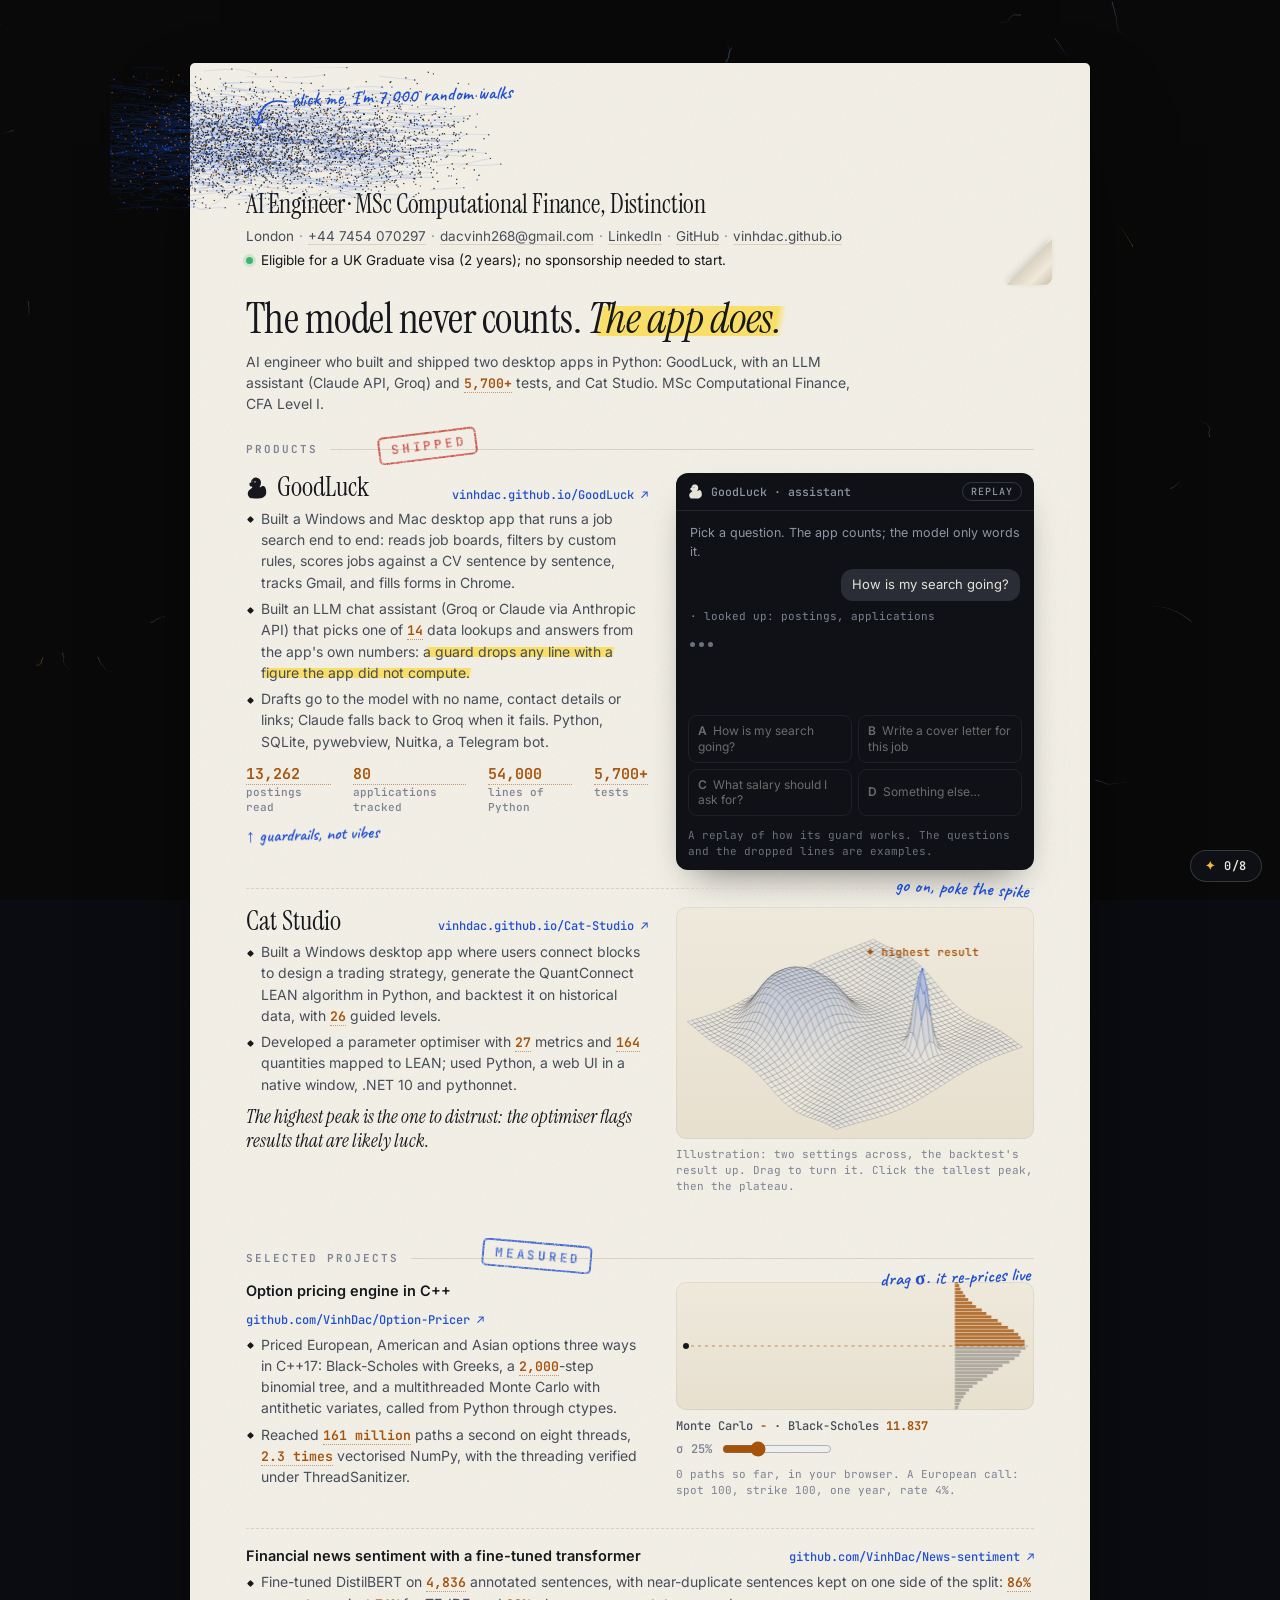
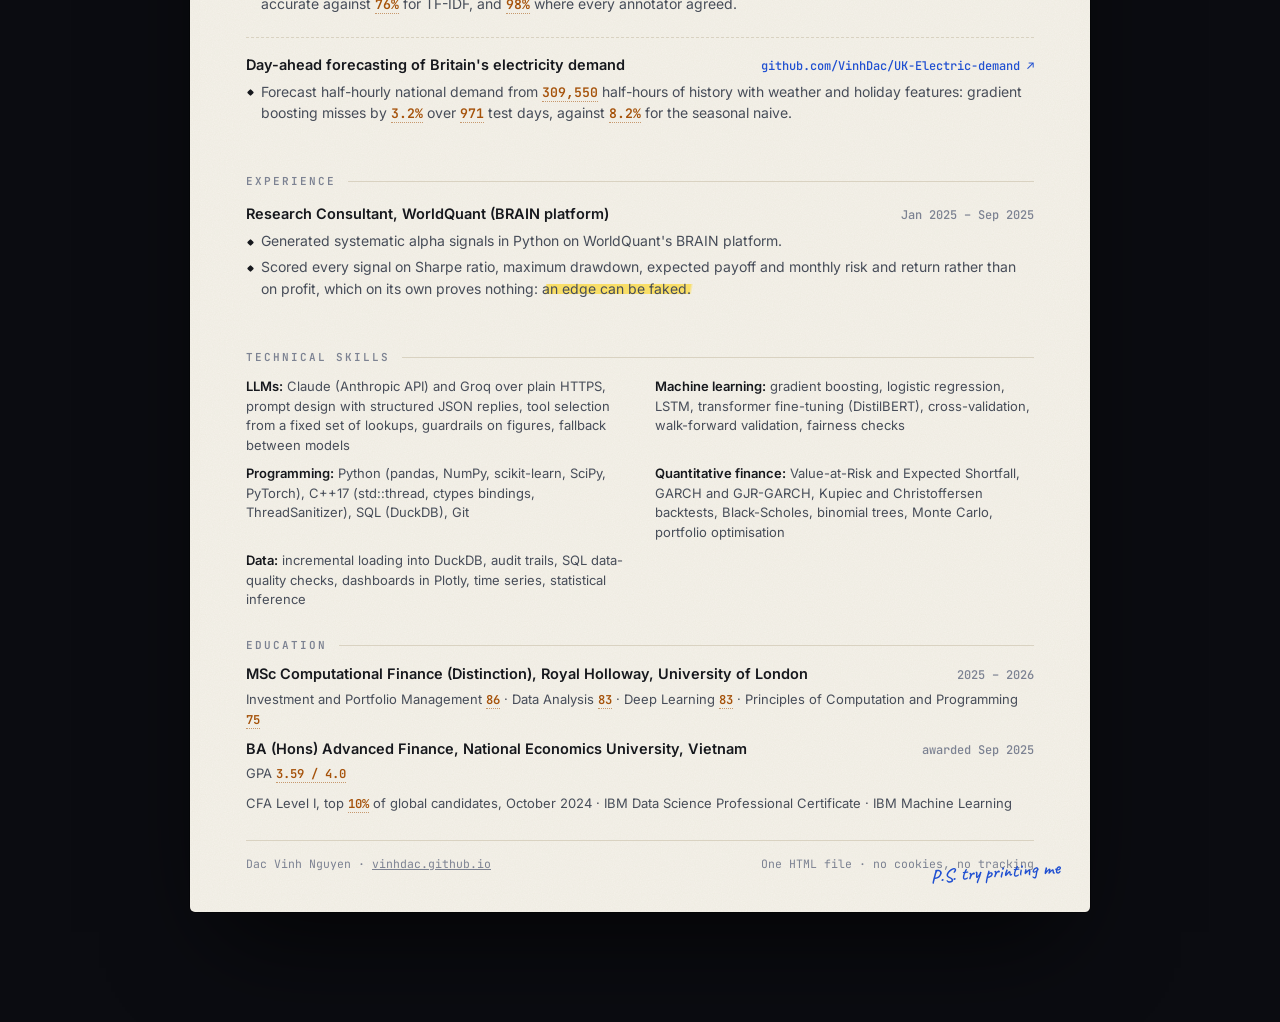
<file: cv/index.html>
<!doctype html>
<html lang="en">
<head>
<meta charset="utf-8">
<meta name="viewport" content="width=device-width, initial-scale=1">
<script>document.documentElement.className += ' js';</script>
<title>Dac Vinh Nguyen · CV</title>
<meta name="description" content="Dac Vinh Nguyen, AI engineer in London. A one-page CV that moves.">
<meta name="author" content="Dac Vinh Nguyen">
<meta name="theme-color" content="#0b0c11">
<meta property="og:type" content="profile">
<meta property="og:title" content="Dac Vinh Nguyen · CV">
<meta property="og:description" content="AI engineer in London. A one-page CV that moves, with eight things hidden in it.">
<meta property="og:image" content="https://vinhdac.github.io/og.png">
<link rel="icon" href="data:image/svg+xml,%3Csvg xmlns='http://www.w3.org/2000/svg' viewBox='0 0 32 32'%3E%3Crect width='32' height='32' rx='8' fill='%2307080c'/%3E%3Cpath d='M4 21l4-4 3 3 4-8 3 3 4-5 3 3 3-6' fill='none' stroke='%239cc3ff' stroke-width='2.2' stroke-linecap='round' stroke-linejoin='round'/%3E%3Ccircle cx='28' cy='7' r='2.8' fill='%23f4b740'/%3E%3C/svg%3E">
<link rel="preconnect" href="https://fonts.googleapis.com">
<link rel="preconnect" href="https://fonts.gstatic.com" crossorigin>
<link href="https://fonts.googleapis.com/css2?family=Caveat:wght@500;700&family=Instrument+Serif:ital@0;1&family=Inter:wght@400;500;600;700;900&family=JetBrains+Mono:wght@400;500;600&display=swap" rel="stylesheet">
<!--
  Hi. You opened the source, so you are my kind of reader.

  This page is one HTML file: no framework, no build step, no cookies, no tracking.
  The name at the top is drawn by Brownian bridges (random walks pinned at both
  ends), each one the first 12 terms of its Karhunen-Loeve series, run in your
  browser. The landscape is a real 3D projection drawn by hand on a 2D canvas.
  The Monte Carlo prices a European call while you read, and is checked against
  Black-Scholes. The assistant is a replay; the real one, with its guard, is
  GoodLuck: https://vinhdac.github.io/GoodLuck/

  Eight things are hidden on the page. Or you could just write to me.
  Dac Vinh Nguyen · dacvinh268@gmail.com
-->
<style>
:root {
  --desk: #0b0c11;
  --paper: #f5f2ea;
  --paper2: #ece7da;
  --rule: #d9d2c1;
  --ink: #16181d;
  --ink2: #474d59;
  --ink3: #7c8292;
  --gold: #a5520a;
  --blue: #1f4fd1;
  --red: #c8372d;
  --green: #2c7a4b;
  --mark: rgba(255, 210, 0, 0.55);
  --serif: "Instrument Serif", Georgia, "Times New Roman", serif;
  --sans: Inter, system-ui, -apple-system, "Segoe UI", Roboto, sans-serif;
  --mono: "JetBrains Mono", ui-monospace, Consolas, monospace;
  --hand: Caveat, "Segoe Print", "Comic Sans MS", cursive;
}
* { box-sizing: border-box; }
html { -webkit-text-size-adjust: 100%; }
body {
  margin: 0; background: var(--desk); color: var(--ink);
  font: 400 14px/1.52 var(--sans); -webkit-font-smoothing: antialiased; overflow-x: hidden;
}
a { color: inherit; }
::selection { background: var(--mark); color: var(--ink); }
.sr { position: absolute; width: 1px; height: 1px; overflow: hidden; clip: rect(0 0 0 0); white-space: nowrap; }
.prn { display: none; }

/* the desk, and the threads wandering over it */
#desk { position: fixed; inset: 0; width: 100%; height: 100%; z-index: 0; pointer-events: none; }
.wrap { position: relative; z-index: 1; display: flex; justify-content: center; padding: clamp(18px, 7vh, 72px) 16px 110px; }

/* THE SHEET: paper, with a grain of its own */
.sheet {
  position: relative; width: min(900px, 100%); background: var(--paper); border-radius: 5px;
  padding: 50px 56px 40px;
  box-shadow: 0 50px 100px -30px rgba(0, 0, 0, 0.75), 0 0 0 1px rgba(0, 0, 0, 0.35);
  animation: rise 0.9s cubic-bezier(.2, .7, .2, 1) both;
}
.sheet::before {
  content: ""; position: absolute; inset: 0; border-radius: inherit; pointer-events: none; z-index: 0;
  background-image: url("data:image/svg+xml,%3Csvg xmlns='http://www.w3.org/2000/svg' width='180' height='180'%3E%3Cfilter id='n'%3E%3CfeTurbulence type='fractalNoise' baseFrequency='0.85' numOctaves='2' stitchTiles='stitch'/%3E%3CfeColorMatrix values='0 0 0 0 0.25 0 0 0 0 0.2 0 0 0 0 0.1 0 0 0 0.07 0'/%3E%3C/filter%3E%3Crect width='100%25' height='100%25' filter='url(%23n)'/%3E%3C/svg%3E");
}
.sheet > * { position: relative; z-index: 1; }
@keyframes rise { from { opacity: 0; transform: translateY(26px); } to { opacity: 1; transform: none; } }

/* ------------------------------------------------ the card at the top: it turns over */
.card { position: relative; transform-style: preserve-3d; margin-bottom: 26px; z-index: 3; }
.face { backface-visibility: hidden; -webkit-backface-visibility: hidden; }
.front { position: relative; }
.back {
  position: absolute; left: -18px; right: -18px; top: -14px; min-height: calc(100% + 28px); transform: rotateY(180deg); border-radius: 10px;
  background: #101218; color: #e9e6dd; padding: 22px 26px; display: grid; grid-template-columns: 1.1fr 1fr; gap: 22px;
  box-shadow: 0 20px 40px -18px rgba(0, 0, 0, 0.6);
}
.namebox { position: relative; height: 96px; cursor: pointer; }
#ink { position: absolute; display: block; pointer-events: none; }

/* THE NAME AS TYPE: what a page with no script shows (a phone's file preview, a
   mail), in dots of ink, as the moving one is. With a script, the walks draw it. */
.name { margin: 0; font: 900 clamp(38px, 10.6vw, 94px)/0.94 var(--sans); letter-spacing: -0.012em; text-transform: uppercase; color: var(--ink); }
@supports ((-webkit-background-clip: text) or (background-clip: text)) {
  html:not(.js) .name {
    color: transparent; -webkit-background-clip: text; background-clip: text;
    background-image:
      radial-gradient(circle, rgba(165, 82, 10, 0.95) 1px, transparent 1.4px),
      radial-gradient(circle, rgba(31, 79, 209, 0.9) 1px, transparent 1.4px),
      radial-gradient(circle, #16181d 1.25px, transparent 1.6px);
    background-size: 13px 11px, 9px 7px, 3px 3px;
    background-position: 2px 1px, 5px 4px, 0 0;
  }
}
html.js .name { position: absolute; width: 1px; height: 1px; overflow: hidden; clip: rect(0 0 0 0); white-space: nowrap; }
html:not(.js) .namebox { height: auto; cursor: auto; }
html:not(.js) .needs-js { display: none !important; }
html.js .no-js { display: none !important; }
html:not(.js) .vizrow { grid-template-columns: 1fr; }
html:not(.js) .chat-log { height: auto; }
.headline { font: 400 26px/1.15 var(--serif); margin: 14px 0 6px; letter-spacing: -0.005em; }
.contact { margin: 0 0 4px; color: var(--ink2); font-size: 13.5px; }
.contact a { text-decoration: none; border-bottom: 1px solid var(--rule); transition: border-color .2s, color .2s; white-space: nowrap; }
.contact a:hover { color: var(--blue); border-color: var(--blue); }
.contact .sep { color: var(--ink3); margin: 0 1px; }
.rtw { margin: 0; font-size: 13.5px; display: flex; gap: 8px; align-items: baseline; }
.rtw::before { content: ""; width: 7px; height: 7px; border-radius: 50%; background: #3fb46f; flex: none; transform: translateY(-1px); box-shadow: 0 0 0 3px rgba(63, 180, 111, .18); }
.corner {
  position: absolute; right: -18px; bottom: -14px; width: 46px; height: 46px; border: 0; padding: 0; cursor: pointer;
  background: linear-gradient(135deg, transparent 50%, #d8d0bd 50%, #efe9da 75%, #c9bfa8 100%);
  border-radius: 0 0 8px 0; filter: drop-shadow(-2px -2px 3px rgba(0, 0, 0, .12)); transition: width .25s, height .25s;
}
.corner:hover { width: 58px; height: 58px; }
.corner span { position: absolute; right: 52px; bottom: 6px; font: 600 17px/1 var(--hand); color: var(--blue); white-space: nowrap; opacity: 0; transition: opacity .3s; transform: rotate(-4deg); }
.corner:hover span { opacity: 1; }

.back h3 { font: 400 26px/1.05 var(--serif); margin: 0 0 6px; color: #f5f2ea; }
.back p { margin: 0 0 8px; color: #a9adb8; font-size: 13px; }
.back ol { margin: 0; padding: 0; list-style: none; counter-reset: s; columns: 1; }
.back li { counter-increment: s; font-size: 13px; padding: 3px 0 3px 26px; position: relative; color: #c9ccd4; }
.back li::before { content: counter(s); position: absolute; left: 0; top: 3px; width: 18px; height: 18px; border-radius: 50%; border: 1px solid #3a3f4b; font: 500 10px/16px var(--mono); text-align: center; color: #8d93a1; }
.back li.got { color: #f5f2ea; }
.back li.got::before { content: "✓"; border-color: #f4b740; color: #f4b740; }
.back .turn { background: none; border: 1px solid #3a3f4b; color: #e9e6dd; border-radius: 999px; padding: 7px 14px; font: 500 12.5px var(--sans); cursor: pointer; margin-top: 6px; }
.back .turn:hover { border-color: #f4b740; }
.back .colophon { font: 400 11.5px/1.5 var(--mono); color: #8d93a1; }

/* ------------------------------------------------ hand, marker and stamps */
.hand { position: absolute; font: 600 19px/1.1 var(--hand); color: var(--blue); white-space: nowrap; pointer-events: none; opacity: 0; animation: ink-in .8s ease forwards; animation-delay: var(--d, 2.4s); }
.hand svg { position: absolute; overflow: visible; }
.hand.inline { position: relative; display: inline-block; margin: 10px 0 0; font-size: 18px; }
.hand path { fill: none; stroke: var(--blue); stroke-width: 1.7; stroke-linecap: round; stroke-linejoin: round; stroke-dasharray: 160; stroke-dashoffset: 160; animation: draw 1s ease forwards; animation-delay: calc(var(--d, 2.4s) + .2s); }
@keyframes ink-in { to { opacity: 1; } }
@keyframes draw { to { stroke-dashoffset: 0; } }
.hl {
  background: linear-gradient(100deg, transparent 0.4em, var(--mark) 0.5em, var(--mark) calc(100% - .3em), transparent calc(100% - .1em)) no-repeat 0 62% / 0% 0.72em;
  animation: swipe .7s cubic-bezier(.4, .1, .3, 1) forwards; animation-delay: var(--d, 2s);
  box-decoration-break: clone; -webkit-box-decoration-break: clone; padding: 0 .12em; margin: 0 -.12em;
}
@keyframes swipe { to { background-size: 100% 0.72em; } }
.stamp {
  position: absolute; font: 700 12.5px/1 var(--mono); letter-spacing: .22em; color: var(--red); border: 2.4px solid currentColor;
  padding: 6px 9px 5px 11px; border-radius: 5px; transform: rotate(var(--r, -8deg)); opacity: 0; mix-blend-mode: multiply;
  -webkit-mask-image: url("data:image/svg+xml,%3Csvg xmlns='http://www.w3.org/2000/svg' width='120' height='60'%3E%3Cfilter id='g'%3E%3CfeTurbulence type='fractalNoise' baseFrequency='1.6' numOctaves='2'/%3E%3CfeColorMatrix values='0 0 0 0 0 0 0 0 0 0 0 0 0 0 0 0 0 0 -2.6 2.2'/%3E%3C/filter%3E%3Crect width='100%25' height='100%25' filter='url(%23g)'/%3E%3C/svg%3E");
  mask-image: url("data:image/svg+xml,%3Csvg xmlns='http://www.w3.org/2000/svg' width='120' height='60'%3E%3Cfilter id='g'%3E%3CfeTurbulence type='fractalNoise' baseFrequency='1.6' numOctaves='2'/%3E%3CfeColorMatrix values='0 0 0 0 0 0 0 0 0 0 0 0 0 0 0 0 0 0 -2.6 2.2'/%3E%3C/filter%3E%3Crect width='100%25' height='100%25' filter='url(%23g)'/%3E%3C/svg%3E");
  animation: thump .45s cubic-bezier(.3, 1.6, .5, 1) forwards; animation-delay: var(--d, 1.6s); pointer-events: none;
}
@keyframes thump { from { opacity: 0; transform: rotate(var(--r, -8deg)) scale(1.9); } to { opacity: .86; transform: rotate(var(--r, -8deg)) scale(1); } }

/* ------------------------------------------------ the hook */
.hook { margin: 0 0 6px; font: 400 clamp(30px, 4.6vw, 42px)/1.04 var(--serif); letter-spacing: -0.012em; }
.hook em { font-style: italic; }
.profile { color: var(--ink2); margin: 10px 0 0; max-width: 68ch; }

/* ------------------------------------------------ sections and rows */
.label {
  display: flex; align-items: center; gap: 12px; margin: 30px 0 14px; position: relative;
  font: 600 11px/1 var(--mono); letter-spacing: .18em; text-transform: uppercase; color: var(--ink3);
}
.label::after { content: ""; flex: 1; height: 1px; background: var(--rule); }
.row { display: grid; grid-template-columns: minmax(0, 1.12fr) minmax(0, 1fr); gap: 28px; align-items: start; padding: 4px 0 18px; position: relative; }
.row + .row { border-top: 1px dashed var(--rule); padding-top: 18px; }
.row.plain { grid-template-columns: 1fr; }
.title { display: flex; justify-content: space-between; align-items: baseline; gap: 12px; margin: 0 0 6px; flex-wrap: wrap; }
.title h3 { font: 400 27px/1.05 var(--serif); margin: 0; display: flex; align-items: center; gap: 9px; }
.title h4 { font: 600 14.5px/1.3 var(--sans); margin: 0; }
.title a, .title .when { font: 500 12px/1.2 var(--mono); color: var(--blue); text-decoration: none; white-space: nowrap; }
.title .when { color: var(--ink3); }
.title a:hover { text-decoration: underline; }
ul.b { margin: 0; padding: 0; list-style: none; }
ul.b li { padding-left: 15px; position: relative; margin: 0 0 5px; color: var(--ink2); }
ul.b li::before { content: ""; position: absolute; left: 2px; top: .68em; width: 5px; height: 5px; background: var(--ink); border-radius: 1px; transform: rotate(45deg); }
ul.b li strong { color: var(--ink); font-weight: 600; }
.idea { font: italic 400 19px/1.25 var(--serif); margin: 10px 0 8px; color: var(--ink); }
.stats { display: grid; grid-template-columns: repeat(4, auto); justify-content: start; gap: 6px 22px; margin: 12px 0 0; font: 500 11px/1.35 var(--mono); color: var(--ink3); }
.stats b { font-size: 15px; display: block; }

/* what was measured is gold, and has a receipt */
.n { color: var(--gold); font: 600 0.94em var(--mono); font-variant-numeric: tabular-nums; white-space: nowrap; border-bottom: 1px dotted rgba(165, 82, 10, .55); cursor: help; }
#tip {
  position: fixed; z-index: 50; max-width: 270px; background: #14161c; color: #ece9e1; border-radius: 9px;
  padding: 9px 11px; font: 400 12px/1.45 var(--mono); pointer-events: none; opacity: 0; transform: translateY(4px);
  transition: opacity .15s, transform .15s; box-shadow: 0 12px 30px -8px rgba(0, 0, 0, .5);
}
#tip.on { opacity: 1; transform: none; }
#tip::before { content: "RECEIPT"; display: block; font: 600 9.5px/1 var(--mono); letter-spacing: .2em; color: #f4b740; margin-bottom: 5px; }

/* ------------------------------------------------ the assistant, replayed */
.chat { margin: 0; background: #0f1116; color: #e6e3db; border-radius: 12px; overflow: hidden; box-shadow: 0 18px 36px -18px rgba(0, 0, 0, .55); }
.chat-top { display: flex; align-items: center; gap: 8px; padding: 9px 12px; border-bottom: 1px solid #22252d; font: 500 11.5px var(--mono); color: #8f95a3; }
.chat-top svg { width: 15px; height: 15px; fill: #e6e3db; }
.chat-top .tag { margin-left: auto; border: 1px solid #33363f; border-radius: 999px; padding: 2px 8px; font-size: 10px; letter-spacing: .1em; text-transform: uppercase; }
.chat-log { height: 196px; overflow-y: auto; padding: 12px 14px 4px; font-size: 13px; scroll-behavior: smooth; }
.chat-log p { margin: 0 0 8px; }
.chat-log .sys { color: #8f95a3; font-size: 12.5px; }
.chat-log .me { margin-left: auto; width: fit-content; max-width: 85%; background: #2a2d35; border-radius: 12px; padding: 6px 11px; }
.chat-log .steps { font: 400 11px/1.4 var(--mono); color: #7d8391; }
.chat-log .steps::before { content: "· "; }
.chat-log .ok { color: #f4b740; font: 600 12.5px var(--mono); }
.chat-log .draft { position: relative; color: #e6e3db; width: fit-content; }
.chat-log .draft::after { content: ""; position: absolute; left: -2px; right: -2px; top: 55%; height: 2px; background: #ef5350; transform: scaleX(0); transform-origin: left; transition: transform .5s ease; }
.chat-log .draft.dropped { color: #7d8391; }
.chat-log .draft.dropped::after { transform: scaleX(1); }
.chat-log .why { font: 500 11px/1.3 var(--mono); color: #ef6f6c; margin-top: -4px; }
.chat-log .file { display: inline-flex; gap: 8px; align-items: center; border: 1px solid #33363f; border-radius: 9px; padding: 7px 10px; font-size: 12.5px; }
.chat-log .file button { background: none; border: 1px solid #3a3e48; color: #e6e3db; border-radius: 999px; padding: 2px 9px; font: 500 11px var(--sans); cursor: pointer; }
.chat-log .dots { display: inline-flex; gap: 4px; padding: 4px 0; }
.chat-log .dots i { width: 5px; height: 5px; border-radius: 50%; background: #6b717c; animation: blink 1s infinite; }
.chat-log .dots i:nth-child(2) { animation-delay: .15s; }
.chat-log .dots i:nth-child(3) { animation-delay: .3s; }
@keyframes blink { 50% { opacity: .25; } }
.chat-choices { display: grid; grid-template-columns: 1fr 1fr; gap: 6px; padding: 8px 12px 12px; }
.chat-choices button, .chat-ask button {
  text-align: left; background: none; border: 1px solid #33363f; color: #dcd9d1; border-radius: 9px; padding: 7px 9px;
  font: 400 12px/1.3 var(--sans); cursor: pointer; transition: border-color .15s, background .15s;
}
.chat-choices button:hover:not(:disabled) { border-color: #8f95a3; background: #171a21; }
.chat-choices button:disabled { opacity: .45; cursor: default; }
.chat-choices b { font-weight: 600; margin-right: 6px; }
.chat-ask { display: none; gap: 6px; padding: 8px 12px 12px; }
.chat-ask.on { display: flex; }
.chat-ask input { flex: 1; background: #171a21; border: 1px solid #33363f; color: #e6e3db; border-radius: 9px; padding: 7px 10px; font: 400 12.5px var(--sans); outline: none; }
.chat-ask input:focus { border-color: #8f95a3; }
figcaption, .cap { font: 400 11px/1.45 var(--mono); color: var(--ink3); margin-top: 8px; }
.chat figcaption { color: #6b717c; padding: 0 12px 10px; margin: 0; }

/* the landscape and the pricer */
.viz { position: relative; border-radius: 10px; background: linear-gradient(180deg, #efe9dc, #e7e0cf); box-shadow: inset 0 0 0 1px rgba(0, 0, 0, .06); overflow: hidden; }
.viz canvas { display: block; width: 100%; touch-action: none; }
#land { height: 232px; cursor: grab; }
#land.dragging { cursor: grabbing; }
.verdict {
  position: absolute; right: 14px; top: 12px; font: 700 11.5px/1 var(--mono); letter-spacing: .16em; text-transform: uppercase;
  border: 2.2px solid currentColor; border-radius: 5px; padding: 6px 8px 5px; transform: rotate(-6deg) scale(1.6); opacity: 0;
  transition: opacity .2s, transform .35s cubic-bezier(.3, 1.6, .5, 1); pointer-events: none; background: rgba(245, 242, 234, .75);
}
.verdict.on { opacity: .92; transform: rotate(-6deg) scale(1); }
.verdict.luck { color: var(--red); }
.verdict.hold { color: var(--green); }
.verdict.meh { color: var(--ink3); }
#mc { height: 128px; }
.mc-read { display: flex; flex-wrap: wrap; justify-content: space-between; gap: 4px 14px; align-items: center; margin-top: 8px; font: 500 12px/1.35 var(--mono); color: var(--ink2); }
.mc-read b { color: var(--gold); }
.mc-read label { display: flex; align-items: center; gap: 8px; color: var(--ink3); }
.mc-read input { width: 110px; accent-color: var(--gold); }

/* the flattering one, and why it was not reported */
.flatter { position: relative; border-bottom: 1.5px dashed var(--red); cursor: help; }
.flatter .pop {
  position: absolute; left: 50%; bottom: calc(100% + 10px); width: 210px; height: 112px; transform: translateX(-50%) translateY(6px);
  background: #fff; border-radius: 10px; box-shadow: 0 16px 34px -10px rgba(0, 0, 0, .35); opacity: 0; pointer-events: none;
  transition: opacity .2s, transform .2s; z-index: 20;
}
.flatter:hover .pop, .flatter:focus .pop { opacity: 1; transform: translateX(-50%); }
.flatter .pop svg { position: absolute; inset: 10px 12px 16px; width: calc(100% - 24px); height: calc(100% - 26px); }
.flatter .pop .no { position: absolute; left: 50%; top: 50%; transform: translate(-50%, -50%) rotate(-12deg); font: 700 13px/1 var(--mono); letter-spacing: .14em; color: var(--red); border: 2.5px solid currentColor; padding: 6px 8px; border-radius: 5px; white-space: nowrap; background: rgba(255, 255, 255, .8); }
.flatter .pop small { position: absolute; left: 12px; bottom: 6px; font: 500 9.5px var(--mono); color: var(--ink3); }

/* the duck */
.duck { width: 22px; height: 22px; fill: var(--ink); cursor: pointer; transition: transform .2s; flex: none; }
.duck:hover { transform: rotate(-12deg) scale(1.15); }
.waddler { position: absolute; left: 0; bottom: 4px; width: 46px; height: 46px; fill: var(--ink); pointer-events: none; animation: waddle 4.2s linear forwards; z-index: 6; }
.waddler svg { width: 100%; height: 100%; animation: bob .35s ease-in-out infinite alternate; transform-origin: 50% 90%; }
.waddler span { position: absolute; left: 34px; bottom: 44px; background: var(--ink); color: var(--paper); font: 600 12px/1 var(--mono); padding: 6px 9px; border-radius: 10px 10px 10px 2px; white-space: nowrap; animation: say 4.2s linear forwards; }
@keyframes waddle { from { transform: translateX(-60px); } to { transform: translateX(calc(var(--w, 700px) + 20px)); } }
@keyframes bob { from { transform: rotate(-6deg); } to { transform: rotate(6deg) translateY(-2px); } }
@keyframes say { 0%, 18% { opacity: 0; } 24%, 70% { opacity: 1; } 78%, 100% { opacity: 0; } }

/* ------------------------------------------------ skills, education, the foot */
.skills { display: grid; grid-template-columns: 1fr 1fr; gap: 8px 30px; }
.skills p { margin: 0; color: var(--ink2); font-size: 13px; }
.skills b { color: var(--ink); font-weight: 600; }
.edu p { margin: 0; color: var(--ink2); font-size: 13px; }
.edu .entry { margin-bottom: 10px; }
.foot { display: flex; flex-wrap: wrap; justify-content: space-between; gap: 10px; margin-top: 26px; padding-top: 14px; border-top: 1px solid var(--rule); font: 400 11.5px/1.5 var(--mono); color: var(--ink3); }

/* the secrets, counted */
.badge {
  position: fixed; right: 18px; bottom: 18px; z-index: 40; border: 1px solid rgba(255, 255, 255, .16); background: rgba(16, 18, 24, .86);
  color: #e9e6dd; border-radius: 999px; padding: 9px 14px; font: 600 12px/1 var(--mono); letter-spacing: .06em; cursor: pointer;
  -webkit-backdrop-filter: blur(8px); backdrop-filter: blur(8px); transition: transform .2s, border-color .2s;
}
.badge:hover { border-color: #f4b740; }
.badge.pop { animation: pop .6s cubic-bezier(.3, 1.8, .5, 1); }
.badge .star { color: #f4b740; }
@keyframes pop { 30% { transform: scale(1.25); } }
.toast {
  position: fixed; left: 50%; bottom: 26px; transform: translate(-50%, 20px); z-index: 45; background: #f4b740; color: #1a1305;
  font: 600 13px/1.3 var(--sans); padding: 11px 16px; border-radius: 12px; opacity: 0; transition: opacity .3s, transform .3s; max-width: calc(100% - 32px);
}
.toast.on { opacity: 1; transform: translate(-50%, 0); }

/* ------------------------------------------------ narrow */
@media (max-width: 760px) {
  .sheet { padding: 30px 20px 26px; }
  .row { grid-template-columns: 1fr; gap: 16px; }
  .skills { grid-template-columns: 1fr; }
  .hand.wide { display: none; }
  .stats { grid-template-columns: repeat(2, auto); }
  .stamp { left: auto !important; right: 2px; }      /* never past the paper's edge */
  .back { grid-template-columns: 1fr; left: -10px; right: -10px; top: -10px; padding: 18px; }
  .chat-choices { grid-template-columns: 1fr; }
  .headline { font-size: 22px; }
  .corner { right: -10px; bottom: -10px; }
  .badge { right: 12px; bottom: 12px; }
}

/* ------------------------------------------------ PRINTED: a plain one-page CV */
@media print {
  @page { size: A4; margin: 9mm 12mm 8mm; }
  html, body { background: #fff !important; }
  body { font-size: 8.7pt; line-height: 1.33; color: #000; }
  .sheet, .sheet * { position: static !important; z-index: auto !important; }
  #desk, #ink, .hand, .stamp, .corner, .back, .badge, .toast, #tip, .chat, .viz, .mc-read, .cap, .duck, .waddler, .pop, .noprint { display: none !important; }
  .wrap { padding: 0; display: block; }
  .sheet { width: auto; padding: 0; box-shadow: none; background: #fff; animation: none; border-radius: 0; }
  .sheet::before { display: none; }
  .sheet > * { position: static; }
  .card { position: static; z-index: auto; transform: none !important; transform-style: flat; margin-bottom: 4pt; }
  .front { position: static; }
  .face { backface-visibility: visible; -webkit-backface-visibility: visible; }
  .namebox { height: auto !important; cursor: auto; }
  .name, html.js .name { position: static; width: auto; height: auto; clip: auto; overflow: visible; white-space: normal; font: 800 18pt/1.05 var(--sans); letter-spacing: .02em; margin: 0; text-transform: uppercase; color: #000 !important; background: none !important; -webkit-background-clip: border-box !important; background-clip: border-box !important; }
  .no-js { display: none !important; }
  .headline { font: 400 11.5pt/1.2 var(--serif); margin: 1pt 0 1pt; }
  .contact, .rtw { font-size: 8.7pt; color: #222; margin: 0; }
  .contact .sep { margin: 0 1pt; }
  .rtw::before { display: none; }
  .scr { display: none; }
  .prn { display: inline; }
  .contact a { border: 0; }
  .hook { font: italic 400 11.5pt/1.2 var(--serif); margin: 5pt 0 0; }
  .hl { background: none !important; animation: none; padding: 0; margin: 0; }
  .profile { margin: 2pt 0 0; color: #222; max-width: none; }
  .label { margin: 8pt 0 3pt; font-size: 7.8pt; color: #000; letter-spacing: .14em; }
  .label::after { background: #999; }
  .row, .row + .row { display: block; padding: 0 0 3pt; border: 0; }
  .title { margin: 0 0 1pt; }
  .title h3 { font: 700 9.6pt/1.25 var(--sans); }
  .title h4 { font-size: 9.2pt; }
  .title a, .title .when { font: 400 8.2pt var(--sans); color: #1a3fa8; }
  ul.b { list-style: disc; padding-left: 11pt; }
  ul.b li { margin: 0 0 0.8pt; color: #111; padding-left: 0; }
  ul.b li::before { display: none; }
  .idea { font: italic 400 8.8pt/1.2 var(--serif); margin: 1pt 0 0; }
  .stats { display: flex; flex-wrap: wrap; font-size: 8pt; gap: 1pt 10pt; margin: 1.5pt 0 0; color: #333; }
  .stats b { display: inline; font-size: 8pt; margin-right: 3pt; }
  .n { color: inherit; font: inherit; border: 0; }
  .skills { display: grid; grid-template-columns: 1fr 1fr; gap: 1pt 12pt; }
  .skills p, .edu p { font-size: 8.4pt; color: #111; margin: 0 0 1.5pt; }
  .edu .entry { margin-bottom: 2pt; }
  .foot { margin-top: 4pt; padding-top: 3pt; font-size: 7.2pt; color: #555; border-color: #bbb; }
  .flatter { border: 0; }
  a { text-decoration: none; }
}
</style>
</head>
<body>
<canvas id="desk" aria-hidden="true"></canvas>
<svg width="0" height="0" style="position:absolute" aria-hidden="true">
  <symbol id="duck-mark" viewBox="0 0 512 512"><path fill-rule="evenodd" d="M208.1 15.4 C222.0 13.8 236.2 14.2 250.1 16.3 C262.0 18.2 273.9 21.9 284.7 27.4 C294.4 32.3 303.6 38.7 311.6 46.2 C319.5 53.6 326.4 62.2 331.9 71.5 C337.9 81.5 342.3 92.6 345.0 104.0 C348.0 117.0 348.6 130.5 347.6 143.7 C346.5 156.8 344.4 169.8 340.9 182.4 C337.9 193.6 333.2 204.4 327.1 214.2 C322.8 220.9 312.2 230.5 317.8 236.2 C323.9 242.5 336.0 235.6 343.7 231.3 C353.4 225.8 362.8 219.6 373.1 215.1 C383.8 210.4 396.2 207.3 407.8 209.3 C418.5 211.1 428.5 217.9 435.6 226.1 C442.9 234.4 448.5 244.4 452.8 254.6 C457.6 265.8 461.0 277.5 463.7 289.4 C466.6 302.4 468.5 315.8 469.5 329.1 C470.7 343.2 470.9 357.3 469.5 371.3 C468.2 384.1 466.1 397.0 461.6 409.0 C457.6 419.3 451.3 428.8 444.4 437.4 C437.3 446.2 428.8 453.9 419.9 460.9 C408.5 469.6 396.4 477.7 383.3 483.7 C369.6 489.9 354.8 493.9 339.8 495.8 C324.8 497.6 309.5 497.5 294.3 497.5 C279.1 497.5 263.9 497.5 248.7 497.5 C233.4 497.5 218.2 497.5 203.0 497.5 C187.8 497.5 172.6 497.6 157.3 497.4 C142.3 497.2 126.9 496.4 112.5 491.9 C98.4 487.5 84.9 479.6 74.2 469.2 C63.6 458.9 55.6 445.6 50.3 431.8 C45.4 418.8 42.2 405.0 41.6 391.2 C41.0 378.2 42.7 364.9 46.8 352.5 C50.3 341.8 55.7 331.5 62.0 322.1 C68.0 313.2 75.2 304.9 83.3 297.7 C91.3 290.4 100.1 284.0 108.7 277.5 C117.4 271.0 126.5 265.0 134.5 257.6 C139.7 252.9 144.6 246.6 145.2 239.6 C145.6 236.1 145.0 232.2 143.2 229.2 C141.6 226.3 138.3 224.4 135.2 223.5 C131.3 222.4 127.2 222.3 123.2 221.8 C119.2 221.4 115.2 220.9 111.2 220.1 C107.7 219.3 104.1 218.3 100.8 216.8 C97.7 215.5 94.7 213.9 92.3 211.6 C89.9 209.4 87.9 206.5 86.9 203.4 C85.6 199.9 85.7 196.0 85.7 192.3 C85.8 188.7 86.1 184.9 85.2 181.4 C84.3 178.1 82.4 175.1 81.2 171.9 C79.9 168.6 79.0 165.0 78.9 161.4 C78.9 157.8 79.7 154.1 81.0 150.7 C82.2 147.6 83.9 144.7 86.2 142.2 C88.4 139.8 91.1 137.9 94.1 136.5 C97.4 134.9 101.1 134.3 104.6 133.2 C107.8 132.3 111.5 131.0 113.2 128.2 C115.1 124.9 115.1 120.8 115.8 117.0 C116.5 113.2 117.2 109.5 118.1 105.7 C120.0 98.2 122.6 90.8 125.7 83.7 C130.2 73.6 136.1 64.0 143.3 55.5 C150.2 47.3 158.4 40.2 166.7 33.3 C175.4 26.1 185.5 20.0 196.4 17.3 C200.2 16.4 204.2 15.8 208.1 15.4ZM199.7 138.2A23.9 16.2 -70.2 1 0 215.9 93.3A23.9 16.2 -70.2 1 0 199.7 138.2ZM200.0 134.0A15.4 10.3 -65.7 1 0 212.7 106.0A15.4 10.3 -65.7 1 0 200.0 134.0ZM130.8 127.7A22.3 6.2 -68.8 1 0 147.0 86.1A22.3 6.2 -68.8 1 0 130.8 127.7ZM132.4 122.8A11.0 3.7 -68.6 1 0 140.4 102.2A11.0 3.7 -68.6 1 0 132.4 122.8Z"/></symbol>
</svg>

<div class="wrap">
<main class="sheet" id="sheet">

  <!-- THE CARD: the name, and who to call -->
  <section class="card" id="card" aria-label="Dac Vinh Nguyen, AI Engineer, MSc Computational Finance">
    <div class="face front">
      <div class="namebox" id="namebox" title="Click: the walks redraw the name">
        <h1 class="name" id="name">Dac Vinh Nguyen</h1>
        <canvas id="ink" class="needs-js" aria-hidden="true"></canvas>
      </div>
      <p class="hand wide needs-js" id="note-name" style="left: 46px; top: -46px; --d: 3.6s; transform: rotate(-2deg);">click me, I'm <span id="walks">12,000</span> random walks
        <svg width="40" height="34" style="left: -44px; top: 4px;" viewBox="0 0 40 34"><path d="M38 8 C 24 4, 12 8, 8 30 M8 30 l -4 -8 M8 30 l 7 -5"/></svg></p>
      <p class="headline">AI Engineer · MSc Computational Finance, Distinction</p>
      <p class="contact"><span>London</span> <span class="sep">·</span> <a href="tel:+447454070297">+44 7454 070297</a> <span class="sep">·</span> <a href="mailto:dacvinh268@gmail.com">dacvinh268@gmail.com</a> <span class="sep">·</span> <a href="https://www.linkedin.com/in/vinhdac"><span class="scr">LinkedIn</span><span class="prn">linkedin.com/in/vinhdac</span></a> <span class="sep">·</span> <a href="https://github.com/VinhDac"><span class="scr">GitHub</span><span class="prn">github.com/VinhDac</span></a> <span class="sep">·</span> <a href="https://vinhdac.github.io/">vinhdac.github.io</a></p>
      <p class="rtw">Eligible for a UK Graduate visa (2 years); no sponsorship needed to start.</p>
      <button class="corner noprint needs-js" id="flip" aria-label="Turn the card over"><span>turn me over</span></button>
    </div>
    <div class="face back needs-js" id="back" aria-hidden="true">
      <div>
        <h3>The back of the card.</h3>
        <p>Eight things are hidden on this page. The badge in the corner counts the ones you find.</p>
        <ol id="secrets"></ol>
      </div>
      <div>
        <p class="colophon">One HTML file. No framework, no build step, no cookies, no tracking.</p>
        <p class="colophon">The name: Brownian bridges, random walks pinned at both ends, each the first 12 terms of its Karhunen-Loeve series.</p>
        <p class="colophon">The landscape: a 3D projection drawn by hand on a 2D canvas. The pricer: a Monte Carlo checked against Black-Scholes, in your browser.</p>
        <button class="turn" id="unflip">↺ turn it back</button>
      </div>
    </div>
  </section>

  <!-- THE HOOK -->
  <p class="hook">The model never counts. <em class="hl" style="--d: 2.1s;">The app does.</em></p>
  <p class="profile">AI engineer who built and shipped two desktop apps in Python: GoodLuck, with an LLM assistant (Claude API, Groq) and <span class="n" data-r="GoodLuck's own automated tests. A floor, not a guess.">5,700+</span> tests, and Cat Studio. MSc Computational Finance, CFA Level I.</p>

  <!-- PRODUCTS -->
  <h2 class="label">Products<span class="stamp" style="left: 132px; top: -12px; --r: -7deg; --d: 1.7s;">SHIPPED</span></h2>

  <article class="row">
    <div>
      <div class="title"><h3><svg class="duck" id="duck" role="button" aria-label="Wake the duck" tabindex="0"><use href="#duck-mark"/></svg>GoodLuck</h3><a href="https://vinhdac.github.io/GoodLuck/">vinhdac.github.io/GoodLuck ↗</a></div>
      <ul class="b">
        <li>Built a Windows and Mac desktop app that runs a job search end to end: reads job boards, filters by custom rules, scores jobs against a CV sentence by sentence, tracks Gmail, and fills forms in Chrome.</li>
        <li>Built an LLM chat assistant (Groq or Claude via Anthropic API) that picks one of <span class="n" data-r="The fixed menu of lookups the model may choose from. The app runs them; the model never queries the data itself.">14</span> data lookups and answers from the app's own numbers: <span class="hl" style="--d: 2.5s;">a guard drops any line with a figure the app did not compute.</span></li>
        <li>Drafts go to the model with no name, contact details or links; Claude falls back to Groq when it fails. Python, SQLite, pywebview, Nuitka, a Telegram bot.</li>
      </ul>
      <div class="stats">
        <span><b class="n" data-r="Job postings GoodLuck read since 25 Sep 2026.">13,262</b>postings read</span>
        <span><b class="n" data-r="Applications GoodLuck tracks since 25 Sep 2026.">80</b>applications tracked</span>
        <span><b class="n" data-r="Lines of Python, on the standard library and SQLite.">54,000</b>lines of Python</span>
        <span><b class="n" data-r="GoodLuck's own automated tests. A floor, not a guess.">5,700+</b>tests</span>
      </div>
      <p class="hand inline" style="--d: 3.9s; transform: rotate(-2deg);">↑ guardrails, not vibes</p>
    </div>
    <figure class="chat noprint" id="chat" aria-label="A replay of GoodLuck's assistant">
      <div class="chat-top"><svg><use href="#duck-mark"/></svg>GoodLuck · assistant<span class="tag">replay</span></div>
      <div class="chat-log" id="chat-log" aria-live="polite"><p class="sys">Pick a question. The app counts; the model only words it.</p><p class="me no-js">How is my search going?</p><p class="steps no-js">looked up: postings, applications</p><p class="no-js">Since 25 Sep: <span class="ok">13,262</span> postings read, <span class="ok">80</span> applications tracked. Both counted by the app.</p><p class="draft dropped no-js">That is a reply rate of about 18%.</p><p class="why no-js">guard: 18% is no figure the app counted. Line dropped.</p><p class="no-js">Next: the best score jobs waiting to be sent.</p></div>
      <div class="chat-choices needs-js" id="chat-choices">
        <button data-q="a"><b>A</b>How is my search going?</button>
        <button data-q="b"><b>B</b>Write a cover letter for this job</button>
        <button data-q="c"><b>C</b>What salary should I ask for?</button>
        <button data-q="d"><b>D</b>Something else…</button>
      </div>
      <form class="chat-ask needs-js" id="chat-ask"><input id="chat-input" maxlength="140" placeholder="Ask it anything" autocomplete="off"><button>Ask</button></form>
      <figcaption>A replay of how its guard works. The questions and the dropped lines are examples.</figcaption>
    </figure>
  </article>

  <article class="row vizrow">
    <div>
      <div class="title"><h3>Cat Studio</h3><a href="https://vinhdac.github.io/Cat-Studio/">vinhdac.github.io/Cat-Studio ↗</a></div>
      <ul class="b">
        <li>Built a Windows desktop app where users connect blocks to design a trading strategy, generate the QuantConnect LEAN algorithm in Python, and backtest it on historical data, with <span class="n" data-r="Guided levels in the app.">26</span> guided levels.</li>
        <li>Developed a parameter optimiser with <span class="n" data-r="Metrics the optimiser can judge a backtest by.">27</span> metrics and <span class="n" data-r="Quantities mapped to QuantConnect LEAN.">164</span> quantities mapped to LEAN; used Python, a web UI in a native window, .NET 10 and pythonnet.</li>
      </ul>
      <p class="idea">The highest peak is the one to distrust: the optimiser flags results that are likely luck.</p>
    </div>
    <div class="noprint needs-js">
      <div class="viz"><canvas id="land" aria-label="A 3D landscape of backtest results: drag to turn it, click a point to ask its neighbours"></canvas><span class="verdict" id="verdict"></span></div>
      <p class="cap">Illustration: two settings across, the backtest's result up. Drag to turn it. Click the tallest peak, then the plateau.</p>
      <p class="hand wide" style="right: 6px; top: -30px; --d: 4.3s; transform: rotate(3deg);">go on, poke the spike</p>
    </div>
  </article>

  <!-- SELECTED PROJECTS -->
  <h2 class="label">Selected projects<span class="stamp" style="left: 236px; top: -11px; --r: 5deg; --d: 1.95s; color: var(--blue);">MEASURED</span></h2>

  <article class="row vizrow">
    <div>
      <div class="title"><h4>Option pricing engine in C++</h4><a href="https://github.com/VinhDac/Option-Pricer">github.com/VinhDac/Option-Pricer ↗</a></div>
      <ul class="b">
        <li>Priced European, American and Asian options three ways in C++17: Black-Scholes with Greeks, a <span class="n" data-r="Steps in the binomial tree.">2,000</span>-step binomial tree, and a multithreaded Monte Carlo with antithetic variates, called from Python through ctypes.</li>
        <li>Reached <span class="n" data-r="Monte Carlo paths a second, on eight threads, in C++17.">161 million</span> paths a second on eight threads, <span class="n" data-r="Against the same pricer vectorised in NumPy.">2.3 times</span> vectorised NumPy, with the threading verified under ThreadSanitizer.</li>
      </ul>
    </div>
    <div class="noprint needs-js">
      <div class="viz"><canvas id="mc" aria-label="Monte Carlo paths of a stock over a year, and the prices they end at"></canvas></div>
      <div class="mc-read"><span>Monte Carlo <b id="mc-price">-</b> · Black-Scholes <b id="mc-bs">-</b></span><label>σ <span id="mc-sv">25%</span><input id="mc-sigma" type="range" min="10" max="60" value="25"></label></div>
      <p class="cap"><span id="mc-count">0</span> paths so far, in your browser. A European call: spot 100, strike 100, one year, rate 4%.</p>
      <p class="hand wide" style="right: 4px; top: -30px; --d: 4.7s; transform: rotate(-2deg);">drag σ. it re-prices live</p>
    </div>
  </article>

  <article class="row plain">
    <div>
      <div class="title"><h4>Financial news sentiment with a fine-tuned transformer</h4><a href="https://github.com/VinhDac/News-sentiment">github.com/VinhDac/News-sentiment ↗</a></div>
      <ul class="b">
        <li>Fine-tuned DistilBERT on <span class="n" data-r="Annotated sentences. Near-duplicates kept on one side of the split.">4,836</span> annotated sentences, with near-duplicate sentences kept on one side of the split: <span class="n" data-r="Accuracy of the fine-tuned DistilBERT on held-out sentences.">86%</span> accurate against <span class="n" data-r="The TF-IDF baseline on the same split.">76%</span> for TF-IDF, and <span class="n" data-r="Accuracy where every annotator agreed on the label.">98%</span> where every annotator agreed.</li>
      </ul>
    </div>
  </article>

  <article class="row plain">
    <div>
      <div class="title"><h4>Day-ahead forecasting of Britain's electricity demand</h4><a href="https://github.com/VinhDac/UK-Electric-demand">github.com/VinhDac/UK-Electric-demand ↗</a></div>
      <ul class="b">
        <li>Forecast half-hourly national demand from <span class="n" data-r="Half-hours of national demand history.">309,550</span> half-hours of history with weather and holiday features: gradient boosting misses by <span class="n" data-r="Average miss over the test days.">3.2%</span> over <span class="n" data-r="Days in the test set.">971</span> test days, against <span class="n" data-r="The seasonal naive forecast on the same days.">8.2%</span> for the seasonal naive.</li>
      </ul>
    </div>
  </article>

  <!-- EXPERIENCE -->
  <h2 class="label">Experience</h2>
  <article class="row plain">
    <div>
      <div class="title"><h4>Research Consultant, WorldQuant (BRAIN platform)</h4><span class="when">Jan 2025 – Sep 2025</span></div>
      <ul class="b">
        <li>Generated systematic alpha signals in Python on WorldQuant's BRAIN platform.</li>
        <li>Scored every signal on Sharpe ratio, maximum drawdown, expected payoff and monthly risk and return rather than on profit, which on its own proves nothing: <span class="hl" style="--d: 3.2s;">an edge can be faked.</span></li>
      </ul>
    </div>
  </article>

  <!-- SKILLS -->
  <h2 class="label">Technical skills</h2>
  <div class="skills">
    <p><b>LLMs:</b> Claude (Anthropic API) and Groq over plain HTTPS, prompt design with structured JSON replies, tool selection from a fixed set of lookups, guardrails on figures, fallback between models</p>
    <p><b>Machine learning:</b> gradient boosting, logistic regression, LSTM, transformer fine-tuning (DistilBERT), cross-validation, walk-forward validation, fairness checks</p>
    <p><b>Programming:</b> Python (pandas, NumPy, scikit-learn, SciPy, PyTorch), C++17 (std::thread, ctypes bindings, ThreadSanitizer), SQL (DuckDB), Git</p>
    <p><b>Quantitative finance:</b> Value-at-Risk and Expected Shortfall, GARCH and GJR-GARCH, Kupiec and Christoffersen backtests, Black-Scholes, binomial trees, Monte Carlo, portfolio optimisation</p>
    <p><b>Data:</b> incremental loading into DuckDB, audit trails, SQL data-quality checks, dashboards in Plotly, time series, statistical inference</p>
  </div>

  <!-- EDUCATION -->
  <h2 class="label">Education</h2>
  <div class="edu">
    <div class="entry">
      <div class="title"><h4>MSc Computational Finance (Distinction), Royal Holloway, University of London</h4><span class="when">2025 – 2026</span></div>
      <p>Investment and Portfolio Management <span class="n" data-r="Module mark.">86</span> · Data Analysis <span class="n" data-r="Module mark.">83</span> · Deep Learning <span class="n" data-r="Module mark.">83</span> · Principles of Computation and Programming <span class="n" data-r="Module mark.">75</span></p>
    </div>
    <div class="entry">
      <div class="title"><h4>BA (Hons) Advanced Finance, National Economics University, Vietnam</h4><span class="when">awarded Sep 2025</span></div>
      <p>GPA <span class="n" data-r="Out of 4.0.">3.59 / 4.0</span></p>
    </div>
    <div class="entry">
      <p>CFA Level I, top <span class="n" data-r="Of global candidates, October 2024.">10%</span> of global candidates, October 2024 · IBM Data Science Professional Certificate · IBM Machine Learning</p>
    </div>
  </div>

  <div class="foot">
    <span>Dac Vinh Nguyen · <a href="https://vinhdac.github.io/">vinhdac.github.io</a></span>
    <span class="noprint">One HTML file · no cookies, no tracking</span>
    <span class="prn">The live version of this page moves: vinhdac.github.io/cv</span>
  </div>
  <p class="hand wide needs-js" style="right: 30px; bottom: 10px; --d: 5.4s; transform: rotate(-4deg);">P.S. try printing me</p>
</main>
</div>

<button class="badge noprint needs-js" id="badge" aria-label="Secrets found"><span class="star">✦</span> <span id="found">0</span>/8</button>
<div class="toast" id="toast" role="status"></div>
<div id="tip" role="tooltip"></div>

<script>
(() => {
'use strict';
const $ = (s, el = document) => el.querySelector(s);
const $$ = (s, el = document) => [...el.querySelectorAll(s)];
$$('.no-js').forEach((el) => el.remove());          // what a page with no script shows instead
const q = new URLSearchParams(location.search);
const touch = matchMedia('(pointer: coarse)').matches;
const DPR = Math.min(window.devicePixelRatio || 1, 2);
const rand = Math.random;
const gauss = () => { let u = 0; while (!u) u = rand(); return Math.sqrt(-2 * Math.log(u)) * Math.cos(2 * Math.PI * rand()); };
const clamp = (x, a, b) => Math.min(Math.max(x, a), b);
const fmt = (x) => Math.round(x).toLocaleString('en-GB');
const store = {
  get(k, d) { try { const v = localStorage.getItem(k); return v === null ? d : JSON.parse(v); } catch (e) { return d; } },
  set(k, v) { try { localStorage.setItem(k, JSON.stringify(v)); } catch (e) { /* a private window */ } },
};


/* ================================================= the secrets */
const WORD = 'hello';
const SECRETS = [
  ['name', 'Click the name'],
  ['flip', 'Turn the card over'],
  ['ask', 'Ask the assistant something'],
  ['luck', 'Catch the lucky peak'],
  ['sigma', 'Drag the volatility'],
  ['duck', 'Wake the duck'],
  ['word', 'Type “' + WORD + '” anywhere'],
  ['print', 'Print the page'],
];
const found = new Set(store.get('dvn-cv-found', []).filter((k) => SECRETS.some((s) => s[0] === k)));
function paintSecrets() {
  $('#found').textContent = found.size;
  $('#secrets').innerHTML = SECRETS.map(([k, t]) => `<li class="${found.has(k) ? 'got' : ''}">${t}</li>`).join('');
}
let toastTimer = 0;
function toast(text, ms = 3200) {
  const t = $('#toast'); t.textContent = text; t.classList.add('on');
  clearTimeout(toastTimer); toastTimer = setTimeout(() => t.classList.remove('on'), ms);
}
function find(key) {
  if (found.has(key)) return;
  found.add(key); store.set('dvn-cv-found', [...found]);
  paintSecrets();
  const b = $('#badge'); b.classList.remove('pop'); void b.offsetWidth; b.classList.add('pop');
  const left = SECRETS.length - found.size;
  toast(left ? `✦ Found: ${SECRETS.find((s) => s[0] === key)[1].toLowerCase()}. ${left} to go.`
             : '✦ All eight. You read pages the way I build them. dacvinh268@gmail.com', left ? 2600 : 6000);
}
paintSecrets();
$('#badge').addEventListener('click', () => flip(true));
addEventListener('beforeprint', () => find('print'));

/* ================================================= receipts on the numbers */
const tip = $('#tip');
function showTip(el) {
  tip.textContent = el.dataset.r; tip.classList.add('on');
  const r = el.getBoundingClientRect(), tw = tip.offsetWidth, th = tip.offsetHeight;
  tip.style.left = clamp(r.left + r.width / 2 - tw / 2, 8, innerWidth - tw - 8) + 'px';
  tip.style.top = (r.top - th - 10 < 8 ? r.bottom + 10 : r.top - th - 10) + 'px';
}
const hideTip = () => tip.classList.remove('on');
$$('[data-r]').forEach((el) => {
  el.tabIndex = 0;
  el.addEventListener('pointerenter', () => showTip(el));
  el.addEventListener('pointerleave', hideTip);
  el.addEventListener('focus', () => showTip(el));
  el.addEventListener('blur', hideTip);
});
addEventListener('scroll', hideTip, { passive: true });

/* ================================================= the desk: threads wandering */
const desk = $('#desk'), dx = desk.getContext('2d');
let DW = 0, DH = 0;
function sizeDesk() {
  DW = innerWidth; DH = innerHeight;
  desk.width = DW * DPR; desk.height = DH * DPR;
  dx.setTransform(DPR, 0, 0, DPR, 0, 0);
  dx.fillStyle = '#0b0c11'; dx.fillRect(0, 0, DW, DH);
}
const threads = Array.from({ length: touch ? 22 : 48 }, () => ({
  x: rand() * innerWidth, y: rand() * innerHeight, vx: 0, vy: 0,
  c: rand() < 0.22 ? 'rgba(244,183,64,0.34)' : 'rgba(156,195,255,0.26)',
}));
function deskStep() {
  dx.fillStyle = 'rgba(11,12,17,0.05)'; dx.fillRect(0, 0, DW, DH);
  dx.lineWidth = 1;
  for (const w of threads) {
    w.vx = w.vx * 0.965 + gauss() * 0.2; w.vy = w.vy * 0.965 + gauss() * 0.2;
    const nx = w.x + w.vx, ny = w.y + w.vy;
    dx.strokeStyle = w.c; dx.beginPath(); dx.moveTo(w.x, w.y); dx.lineTo(nx, ny); dx.stroke();
    w.x = nx; w.y = ny;
    if (w.x < -30 || w.x > DW + 30 || w.y < -30 || w.y > DH + 30) { w.x = rand() * DW; w.y = rand() * DH; w.vx = w.vy = 0; }
  }
}

/* ================================================= THE NAME: Brownian bridges in ink */
const box = $('#namebox'), ink = $('#ink'), ix = ink.getContext('2d');
const K = 12, TR = 6;                     // terms of the series; points of a trail
const INKS = ['rgba(22,24,29,0.88)', 'rgba(31,79,209,0.9)', 'rgba(165,82,10,0.92)'];
let W = 0, H = 0, OX = 0, OY = 0, TW = 0, TH = 0, N = 0;
let home = null;                          // the name's own points: {x, y}
let tx, ty, tz, px, py, fx, fy, delay, dur, amp, xw, col, hist, offx, offy, Z;
let mode = 'wait', t0 = 0, span = 0, after = null, laidWidth = 0;
let mx = -1e4, my = -1e4, lastMove = 0, tiltX = 0, tiltY = 0;
const meas = document.createElement('canvas').getContext('2d');
const FONT = (px) => `900 ${px}px Inter, system-ui, -apple-system, "Segoe UI", sans-serif`;

function sampleWord(rows, size, width) {
  // the points of the letters, in the text box's own pixels
  meas.font = FONT(100);
  const cap = (meas.measureText('H').actualBoundingBoxAscent || 72.7) / 100 * size;
  const gap = size * 0.22;
  const h = Math.ceil(rows.length * cap + (rows.length - 1) * gap) + 6;
  const cv = document.createElement('canvas'); cv.width = Math.ceil(width) + 6; cv.height = h;
  const g = cv.getContext('2d', { willReadFrequently: true });
  g.font = FONT(size); g.fillStyle = '#000'; g.textBaseline = 'alphabetic';
  rows.forEach((r, i) => g.fillText(r, 2, 3 + cap + i * (cap + gap)));
  const d = g.getImageData(0, 0, cv.width, cv.height).data, pts = [];
  for (let y = 0; y < cv.height; y++) for (let x = 0; x < cv.width; x++) if (d[(y * cv.width + x) * 4 + 3] > 140) pts.push(x - 2, y - 3);
  return { pts, h: rows.length * cap + (rows.length - 1) * gap };
}
function fitRows(text, width) {
  meas.font = FONT(100);
  const one = meas.measureText(text).width / 100;
  let size = width / one, rows = [text];
  const words = text.split(' ');
  if (size < 48 && words.length > 1) {
    const cut = words.length === 3 ? [words.slice(0, 2).join(' '), words[2]] : [words[0], words.slice(1).join(' ')];
    const two = Math.max(...cut.map((r) => meas.measureText(r).width)) / 100;
    size = width / two; rows = cut;
  }
  return { rows, size: Math.min(size, 104) };
}

function layoutName() {
  const sheet = $('#sheet').getBoundingClientRect(), r = box.getBoundingClientRect();
  const width = r.width;
  const fit = fitRows('DAC VINH NGUYEN', width);
  const s = sampleWord(fit.rows, fit.size, width);
  TW = width; TH = s.h;
  box.style.height = Math.ceil(TH) + 'px';
  const extL = Math.min(r.left - sheet.left + 80, r.left + 4), extR = 30, extT = 46, extB = 34;
  W = Math.ceil(width + extL + extR); H = Math.ceil(TH + extT + extB); OX = extL; OY = extT;
  Object.assign(ink.style, { left: -extL + 'px', top: -extT + 'px', width: W + 'px', height: H + 'px' });
  ink.width = Math.round(W * DPR); ink.height = Math.round(H * DPR);
  ix.setTransform(DPR, 0, 0, DPR, 0, 0);
  const count = s.pts.length / 2;
  N = clamp(Math.round(count / 3.2), 1600, touch ? 4200 : 7000);
  $('#walks').textContent = fmt(N);
  tx = new Float32Array(N); ty = new Float32Array(N); tz = new Float32Array(N);
  px = new Float32Array(N); py = new Float32Array(N); fx = new Float32Array(N); fy = new Float32Array(N);
  delay = new Float32Array(N); dur = new Float32Array(N); amp = new Float32Array(N); xw = new Float32Array(N);
  col = new Uint8Array(N); hist = new Float32Array(N * TR * 2); offx = new Float32Array(N); offy = new Float32Array(N);
  Z = new Float32Array(N * K * 2);
  home = { x: new Float32Array(N), y: new Float32Array(N) };
  for (let i = 0; i < N; i++) {
    const j = (rand() * count) | 0;
    home.x[i] = OX + s.pts[j * 2] + rand(); home.y[i] = OY + s.pts[j * 2 + 1] + rand();
    tz[i] = rand() * 2 - 1;
    const c = rand(); col[i] = c < 0.06 ? 2 : c < 0.16 ? 1 : 0;
  }
  tx.set(home.x); ty.set(home.y);
  laidWidth = width;
}

function bridge(kind, cx = 0, cy = 0) {
  // new paths each time: the walks are drawn again, never replayed
  for (let i = 0; i < Z.length; i++) Z[i] = gauss();
  span = 0;
  for (let i = 0; i < N; i++) {
    const ux = clamp((tx[i] - OX) / TW, 0, 1);
    if (kind === 'intro') {
      fx[i] = OX - 70 - rand() * 110; fy[i] = OY + TH / 2 + (ty[i] - OY - TH / 2) * 0.85 + gauss() * 26;
      delay[i] = 0.05 + rand() * 1.5; dur[i] = 0.9 + 1.6 * ux + rand() * 0.3; amp[i] = 16 * (0.5 + rand()); xw[i] = 0.2;
    } else {
      fx[i] = px[i] + offx[i]; fy[i] = py[i] + offy[i];
      const d = Math.hypot(fx[i] - cx, fy[i] - cy);
      delay[i] = d / 1500 + rand() * 0.1; dur[i] = (kind === 'word' ? 1.0 : 0.85) + rand() * 0.6;
      amp[i] = (kind === 'word' ? 26 : 18) * (0.5 + rand()); xw[i] = 0.9;
    }
    span = Math.max(span, delay[i] + dur[i]);
    for (let k = 0; k < TR; k++) { hist[(i * TR + k) * 2] = fx[i]; hist[(i * TR + k) * 2 + 1] = fy[i]; }
  }
  offx.fill(0); offy.fill(0);
  mode = 'fly'; t0 = performance.now();
}

function flyStep(now) {
  const t = (now - t0) / 1000;
  for (let i = 0; i < N; i++) {
    const s = (t - delay[i]) / dur[i];
    let x, y;
    if (s <= 0) { x = fx[i]; y = fy[i]; }
    else if (s >= 1) { x = tx[i]; y = ty[i]; }
    else {
      const a = Math.PI * s, c2 = 2 * Math.cos(a);
      let s0 = 0, s1 = Math.sin(a), bx = 0, by = 0;
      const base = i * K * 2;
      for (let k = 1; k <= K; k++) {
        const w = s1 / k;
        bx += Z[base + (k - 1) * 2] * w; by += Z[base + (k - 1) * 2 + 1] * w;
        const s2 = c2 * s1 - s0; s0 = s1; s1 = s2;
      }
      const g = amp[i] * Math.sqrt(dur[i]) * 0.45015816;
      x = fx[i] + (tx[i] - fx[i]) * s + bx * g * xw[i];
      y = fy[i] + (ty[i] - fy[i]) * s + by * g;
    }
    px[i] = x; py[i] = y;
    const h = i * TR * 2;
    hist.copyWithin(h + 2, h, h + (TR - 1) * 2);
    hist[h] = x; hist[h + 1] = y;
  }
  return t;
}

function drawInk(t, flying) {
  ix.clearRect(0, 0, W, H);
  const shiftX = tiltX * 7, shiftY = tiltY * 5;
  if (flying) {
    ix.beginPath();
    for (let i = 0; i < N; i += 3) {
      const s = (t - delay[i]) / dur[i];
      if (s <= 0 || s >= 1) continue;
      const h = i * TR * 2;
      ix.moveTo(hist[h], hist[h + 1]);
      for (let k = 1; k < TR; k++) ix.lineTo(hist[h + k * 2], hist[h + k * 2 + 1]);
    }
    ix.strokeStyle = 'rgba(31,79,209,0.13)'; ix.lineWidth = 0.9; ix.stroke();
  }
  for (let c = 0; c < 3; c++) {
    ix.fillStyle = INKS[c];
    for (let i = 0; i < N; i++) {
      if (col[i] !== c) continue;
      if (flying && t < delay[i]) continue;
      const z = tz[i], landed = !flying || t >= delay[i] + dur[i];
      const r = (c ? 1.0 : 0.85 + (z + 1) * 0.12) * (landed ? 1 : 0.62);
      ix.fillRect(px[i] + offx[i] + z * shiftX - r, py[i] + offy[i] + z * shiftY - r, r * 2, r * 2);
    }
  }
}

function pushStep() {
  // the pointer parts the ink; it closes again when the pointer goes
  const R = 44, near = performance.now() - lastMove < 900;
  let moving = false;
  for (let i = 0; i < N; i++) {
    let gx = 0, gy = 0;
    if (near) {
      const ddx = px[i] - mx, ddy = py[i] - my, d2 = ddx * ddx + ddy * ddy;
      if (d2 < R * R) { const d = Math.sqrt(d2) + 1e-3, f = (1 - d / R) ** 2 * 20; gx = ddx / d * f; gy = ddy / d * f; }
    }
    offx[i] += (gx - offx[i]) * 0.2; offy[i] += (gy - offy[i]) * 0.2;
    if (!moving && (Math.abs(offx[i]) > 0.05 || Math.abs(offy[i]) > 0.05)) moving = true;
  }
  return moving;
}

let inkDirty = true;
function inkFrame(now) {
  if (mode === 'fly') {
    const t = flyStep(now);
    drawInk(t, true);
    if (t > span + 0.05) {
      mode = 'still'; inkDirty = true;
      if (after) { const f = after; after = null; f(); }
    }
    return;
  }
  if (mode !== 'still') return;
  const moving = pushStep();
  const tilting = Math.abs(tiltX) > 0.002 || Math.abs(tiltY) > 0.002;
  if (moving || tilting || inkDirty) { drawInk(0, false); inkDirty = moving || tilting; }
}

box.addEventListener('pointermove', (e) => {
  const r = ink.getBoundingClientRect(); mx = e.clientX - r.left; my = e.clientY - r.top; lastMove = performance.now();
});
box.addEventListener('pointerleave', () => { mx = my = -1e4; });
box.addEventListener('click', (e) => {
  if (mode !== 'still') return;
  const r = ink.getBoundingClientRect();
  bridge('shake', e.clientX - r.left, e.clientY - r.top);
  find('name');
});

// a word typed anywhere is spelt by the walks, then they go home
function spell(word) {
  if (mode !== 'still' || !home) return;
  const fit = fitRows(word.toUpperCase(), TW);
  const s = sampleWord(fit.rows, Math.min(fit.size, TH / (fit.rows.length * 0.78)), TW);
  const n = s.pts.length / 2;
  if (!n) return;
  const sx = (TW - (Math.max(...s.pts.filter((_, k) => k % 2 === 0)) || 0)) / 2;
  for (let i = 0; i < N; i++) { const j = (rand() * n) | 0; tx[i] = OX + sx + s.pts[j * 2] + rand(); ty[i] = OY + s.pts[j * 2 + 1] + rand(); }
  bridge('word', OX + TW / 2, OY + TH / 2);
  after = () => setTimeout(() => { tx.set(home.x); ty.set(home.y); bridge('word', OX + TW / 2, OY + TH / 2); }, 1500);
  find('word');
}
let typed = '';
addEventListener('keydown', (e) => {
  if (e.target.closest && e.target.closest('input, textarea')) return;
  if (e.key && e.key.length === 1 && /[a-z]/i.test(e.key)) {
    typed = (typed + e.key.toLowerCase()).slice(-16);
    if (typed.endsWith(WORD)) { typed = ''; spell(WORD); }
  }
});

/* ================================================= the card: it tilts, and turns over */
const card = $('#card');
let flipTo = 0, flipNow = 0, tiltTX = 0, tiltTY = 0, cardIdle = true;
function flip(on) {
  flipTo = on ? 180 : 0;
  $('#back').setAttribute('aria-hidden', on ? 'false' : 'true');
  if (on) { find('flip'); paintSecrets(); card.scrollIntoView({ block: 'nearest', behavior: 'smooth' }); }
}
$('#flip').addEventListener('click', (e) => { e.stopPropagation(); flip(true); });
$('#unflip').addEventListener('click', () => flip(false));
if (!touch) {
  card.addEventListener('pointermove', (e) => {
    const r = card.getBoundingClientRect();
    tiltTX = clamp((e.clientX - r.left) / r.width - 0.5, -0.5, 0.5);
    tiltTY = clamp((e.clientY - r.top) / r.height - 0.5, -0.5, 0.5);
  });
  card.addEventListener('pointerleave', () => { tiltTX = tiltTY = 0; });
}
function cardFrame(dt) {
  const k = 1 - Math.exp(-dt * 7);
  tiltX += (tiltTX - tiltX) * k; tiltY += (tiltTY - tiltY) * k;
  flipNow += (flipTo - flipNow) * (1 - Math.exp(-dt * 6));
  const still = Math.abs(tiltX) < 0.002 && Math.abs(tiltY) < 0.002 && Math.abs(flipNow - flipTo) < 0.2;
  if (still) {
    if (!cardIdle) {
      tiltX = tiltY = 0; flipNow = flipTo;
      card.style.transform = flipTo ? 'perspective(1600px) rotateY(180deg)' : '';     // crisp text at rest
      cardIdle = true;
    }
    return;
  }
  cardIdle = false;
  card.style.transform = `perspective(1600px) rotateX(${(-tiltY * 5).toFixed(2)}deg) rotateY(${(tiltX * 7 + flipNow).toFixed(2)}deg)`;
}

/* ================================================= the duck */
$('#duck').addEventListener('click', wakeDuck);
$('#duck').addEventListener('keydown', (e) => { if (e.key === 'Enter' || e.key === ' ') { e.preventDefault(); wakeDuck(); } });
let duckBusy = false;
function wakeDuck() {
  if (duckBusy) return;
  duckBusy = true; find('duck');
  const row = $('#duck').closest('.row');
  const d = document.createElement('div');
  d.className = 'waddler';
  d.style.setProperty('--w', row.clientWidth + 'px');
  d.innerHTML = '<svg viewBox="0 0 512 512"><use href="#duck-mark"/></svg><span>quack. the app counts.</span>';
  row.appendChild(d);
  setTimeout(() => { d.remove(); duckBusy = false; }, 4300);
}

/* ================================================= the assistant, replayed */
const log = $('#chat-log'), choices = $('#chat-choices'), ask = $('#chat-ask');
const SCRIPTS = {
  a: ['How is my search going?', [
    ['steps', 'looked up: postings, applications'],
    ['say', 'Since 25 Sep: <span class="ok">13,262</span> postings read, <span class="ok">80</span> applications tracked. Both counted by the app.'],
    ['draft', 'That is a reply rate of about 18%.', 'guard: 18% is no figure the app counted. Line dropped.'],
    ['say', 'Next: the best score jobs waiting to be sent.'],
  ]],
  b: ['Write a cover letter for this job', [
    ['steps', 'read: the posting, and the CV it fits best'],
    ['say', 'Sent to the model without your name, email, phone or links.'],
    ['say', 'Claude failed, so Groq wrote it.'],
    ['file', 'Cover letter · from your CV and the posting'],
    ['say', 'Nothing is sent by itself.'],
  ]],
  c: ['What salary should I ask for?', [
    ['steps', 'looked up: nothing in the app holds a salary'],
    ['draft', 'Ask for about £75,000.', 'guard: £75,000 is no figure the app holds. Line dropped.'],
    ['say', 'The app holds no salary figures, so it will not name one.'],
  ]],
};
const wait = (ms) => new Promise((r) => setTimeout(r, ms));
const esc = (s) => s.replace(/[&<>"]/g, (c) => ({ '&': '&amp;', '<': '&lt;', '>': '&gt;', '"': '&quot;' }[c]));
function line(cls, html) {
  const p = document.createElement('p'); p.className = cls; p.innerHTML = html; log.appendChild(p);
  log.scrollTop = log.scrollHeight; return p;
}
async function typing(ms = 520) {
  const p = line('dots-row', '<span class="dots"><i></i><i></i><i></i></span>'); await wait(ms); p.remove();
}
let talking = false;
async function play(question, steps, mine = true) {
  talking = true; if (mine) find('ask');
  $$('button', choices).forEach((b) => { b.disabled = true; });
  ask.classList.remove('on');
  line('me', esc(question));
  for (const [kind, a, b] of steps) {
    if (kind === 'steps') { await wait(300); line('steps', a); continue; }
    await typing();
    if (kind === 'say') line('', a);
    else if (kind === 'file') line('', `<span class="file">${a}<button type="button">Copy</button><button type="button">Write another</button></span>`);
    else if (kind === 'draft') {
      const p = line('draft', a);
      await wait(900); p.classList.add('dropped');
      await wait(450); line('why', b);
    }
  }
  await wait(200);
  $$('button', choices).forEach((b) => { b.disabled = false; });
  talking = false;
}
choices.addEventListener('click', (e) => {
  const b = e.target.closest('button'); if (!b || talking) return;
  const k = b.dataset.q;
  if (k === 'd') { ask.classList.add('on'); $('#chat-input').focus(); return; }
  play(...SCRIPTS[k]);
});
ask.addEventListener('submit', (e) => {
  e.preventDefault();
  const v = $('#chat-input').value.trim(); if (!v || talking) return;
  $('#chat-input').value = '';
  play(v, [['steps', 'looked up: nothing in the app answers that'], ['say', 'I answer from the app\'s own numbers only. Try A, B or C.']]);
});
log.addEventListener('click', (e) => {
  const b = e.target.closest('.file button'); if (b) { b.textContent = b.textContent === 'Copy' ? 'Copied' : 'Drafted again'; }
});

/* ================================================= Cat Studio: a landscape you can turn */
const land = $('#land'), lx = land.getContext('2d'), verdict = $('#verdict');
const G = 42;                                   // grid points across
const HF = new Float32Array(G * G);
const SPIKE = [0.5, -0.32], PLATEAU = [-0.4, 0.26];
function heightAt(x, z) {
  const r1 = Math.hypot(x - PLATEAU[0], z - PLATEAU[1]) / 0.42;
  const plateau = 0.56 / (1 + r1 ** 6);
  const r2 = Math.hypot(x - SPIKE[0], z - SPIKE[1]);
  const spike = 1.02 * Math.exp(-(r2 * r2) / (2 * 0.06 * 0.06));
  const waves = 0.07 * Math.sin(3.1 * x + 0.4) * Math.cos(2.6 * z - 0.3) + 0.04 * Math.sin(6 * x - 4 * z);
  return 0.12 + plateau + spike + waves;
}
let hmax = 0, imax = 0;
for (let j = 0; j < G; j++) for (let i = 0; i < G; i++) {
  const v = heightAt(-1 + 2 * i / (G - 1), -1 + 2 * j / (G - 1)); HF[j * G + i] = v;
  if (v > hmax) { hmax = v; imax = j * G + i; }
}
let LW = 0, LH = 0, yaw = 0.75, yawV = 0, dragging = false, dragX = 0, moved = 0, hover = -1, probe = null;
const proj = new Float32Array(G * G * 3);
function sizeLand() {
  const r = land.getBoundingClientRect(); LW = r.width; LH = r.height;
  land.width = Math.round(LW * DPR); land.height = Math.round(LH * DPR); lx.setTransform(DPR, 0, 0, DPR, 0, 0);
}
function project() {
  const pitch = 0.62, cy = Math.cos(yaw), sy = Math.sin(yaw), cp = Math.cos(pitch), sp = Math.sin(pitch);
  const scale = Math.min(LW / 3.0, LH / 1.75), ox = LW / 2, oy = LH * 0.6;
  for (let j = 0; j < G; j++) for (let i = 0; i < G; i++) {
    const x = -1 + 2 * i / (G - 1), z = -1 + 2 * j / (G - 1), h = HF[j * G + i] * 0.85;
    const rx = x * cy - z * sy, rz = x * sy + z * cy;
    const yv = h * cp - rz * sp, depth = h * sp + rz * cp;
    const k = (j * G + i) * 3;
    proj[k] = ox + rx * scale; proj[k + 1] = oy - yv * scale; proj[k + 2] = depth;
  }
}
function drawLand() {
  project();
  lx.clearRect(0, 0, LW, LH);
  // quads from the back to the front: each hides what is behind it
  const quads = [];
  for (let j = 0; j < G - 1; j++) for (let i = 0; i < G - 1; i++) {
    const a = (j * G + i) * 3, b = a + 3, c = a + G * 3, d = c + 3;
    quads.push([(proj[a + 2] + proj[b + 2] + proj[c + 2] + proj[d + 2]) / 4, j, i]);
  }
  quads.sort((p, q2) => p[0] - q2[0]);
  lx.lineWidth = 0.7;
  for (const [, j, i] of quads) {
    const a = (j * G + i) * 3, b = a + 3, c = a + G * 3, d = c + 3;
    const h = (HF[j * G + i] + HF[j * G + i + 1] + HF[(j + 1) * G + i] + HF[(j + 1) * G + i + 1]) / 4;
    const t = clamp(h / hmax, 0, 1);
    lx.beginPath(); lx.moveTo(proj[a], proj[a + 1]); lx.lineTo(proj[b], proj[b + 1]); lx.lineTo(proj[d], proj[d + 1]); lx.lineTo(proj[c], proj[c + 1]); lx.closePath();
    const r = Math.round(239 - 70 * t), gg = Math.round(234 - 52 * t), bb = Math.round(222 - 10 * t);
    lx.fillStyle = `rgb(${r},${gg},${bb})`; lx.fill();
    lx.strokeStyle = t > 0.62 ? 'rgba(31,79,209,0.55)' : 'rgba(22,24,29,0.22)'; lx.stroke();
  }
  // the highest result, always marked
  const m = imax * 3;
  lx.fillStyle = '#a5520a'; lx.font = '600 11px JetBrains Mono, monospace'; lx.textAlign = 'center';
  lx.fillText('✦ highest result', proj[m], proj[m + 1] - 12);
  if (probe) {
    const c = probe.center * 3;
    lx.strokeStyle = probe.kind === 'luck' ? 'rgba(200,55,45,0.85)' : probe.kind === 'hold' ? 'rgba(44,122,75,0.9)' : 'rgba(22,24,29,0.6)';
    lx.lineWidth = 1.4;
    for (const n of probe.around) {
      const k = n * 3;
      lx.beginPath(); lx.moveTo(proj[c], proj[c + 1]); lx.lineTo(proj[k], proj[k + 1]); lx.stroke();
      lx.beginPath(); lx.arc(proj[k], proj[k + 1], 3.2, 0, 7); lx.fillStyle = lx.strokeStyle; lx.fill();
    }
    lx.beginPath(); lx.arc(proj[c], proj[c + 1], 5, 0, 7); lx.fillStyle = '#16181d'; lx.fill();
  }
  if (hover >= 0 && !dragging) {
    const k = hover * 3;
    lx.beginPath(); lx.arc(proj[k], proj[k + 1], 4, 0, 7); lx.strokeStyle = '#1f4fd1'; lx.lineWidth = 1.5; lx.stroke();
    lx.fillStyle = '#1f4fd1'; lx.font = '500 11px JetBrains Mono, monospace'; lx.textAlign = 'left';
    lx.fillText('result ' + HF[hover].toFixed(2), proj[k] + 8, proj[k + 1] - 6);
  }
}
function nearest(mxl, myl) {
  let best = -1, bd = 1e9;
  for (let n = 0; n < G * G; n++) { const d = (proj[n * 3] - mxl) ** 2 + (proj[n * 3 + 1] - myl) ** 2; if (d < bd) { bd = d; best = n; } }
  return bd < 900 ? best : -1;
}
function ask8(n) {
  const i = n % G, j = (n / G) | 0, R = 3, around = [];
  for (let a = 0; a < 8; a++) {
    const ii = clamp(Math.round(i + R * Math.cos(a * Math.PI / 4)), 0, G - 1), jj = clamp(Math.round(j + R * Math.sin(a * Math.PI / 4)), 0, G - 1);
    around.push(jj * G + ii);
  }
  const mean = around.reduce((s, k) => s + HF[k], 0) / 8, v = HF[n], ratio = mean / v;
  let kind = 'meh', text = 'neighbours disagree';
  if (v > 0.8 * hmax && ratio < 0.6) { kind = 'luck'; text = 'flagged · likely luck'; }
  else if (ratio > 0.85 && v > 0.45) { kind = 'hold'; text = 'kept · neighbours hold'; }
  probe = { center: n, around, kind };
  verdict.className = 'verdict ' + kind; verdict.textContent = text;
  void verdict.offsetWidth; verdict.classList.add('on');
  if (kind === 'luck') find('luck');
}
land.addEventListener('pointerdown', (e) => { dragging = true; dragX = e.clientX; moved = 0; land.setPointerCapture(e.pointerId); land.classList.add('dragging'); });
land.addEventListener('pointermove', (e) => {
  const r = land.getBoundingClientRect();
  if (dragging) { const d = e.clientX - dragX; dragX = e.clientX; moved += Math.abs(d); yaw += d * 0.01; yawV = d * 0.01; }
  else hover = nearest(e.clientX - r.left, e.clientY - r.top);
  landDirty = true;
});
land.addEventListener('pointerup', (e) => {
  dragging = false; land.classList.remove('dragging');
  if (moved < 5) { const r = land.getBoundingClientRect(); const n = nearest(e.clientX - r.left, e.clientY - r.top); if (n >= 0) ask8(n); }
  landDirty = true;
});
land.addEventListener('pointerleave', () => { hover = -1; landDirty = true; });
let landDirty = true, landSeen = false;

/* ================================================= the pricer, small enough to run here */
const mc = $('#mc'), mx2 = mc.getContext('2d');
const S0 = 100, KK = 100, RATE = 0.04, T = 1, STEPS = 40, BINS = 46, LO = Math.log(45), HI = Math.log(220);
let sig = 0.25, sum = 0, sum2 = 0, n = 0, drawn = 0, bs = 0, MW = 0, MH = 0, mcSeen = false;
const counts = new Float64Array(BINS);
const paths = [];
function ncdf(x) {
  const t = 1 / (1 + 0.2316419 * Math.abs(x)), d = 0.3989422804014327 * Math.exp(-x * x / 2);
  const p = d * t * (0.31938153 + t * (-0.356563782 + t * (1.781477937 + t * (-1.821255978 + t * 1.330274429))));
  return x > 0 ? 1 - p : p;
}
function blackScholes() {
  const sq = sig * Math.sqrt(T), d1 = (Math.log(S0 / KK) + (RATE + 0.5 * sig * sig) * T) / sq;
  return S0 * ncdf(d1) - KK * Math.exp(-RATE * T) * ncdf(d1 - sq);
}
function resetMC() {
  sum = sum2 = n = drawn = 0; counts.fill(0); paths.length = 0; bs = blackScholes();
  $('#mc-bs').textContent = bs.toFixed(3); $('#mc-sv').textContent = Math.round(sig * 100) + '%';
}
$('#mc-sigma').addEventListener('input', (e) => { sig = +e.target.value / 100; resetMC(); find('sigma'); });
function sizeMC() {
  const r = mc.getBoundingClientRect(); MW = r.width; MH = r.height;
  mc.width = Math.round(MW * DPR); mc.height = Math.round(MH * DPR); mx2.setTransform(DPR, 0, 0, DPR, 0, 0);
}
function simulate(batch) {
  if (drawn >= 6e6) return;
  const drift = (RATE - 0.5 * sig * sig) * T, vol = sig * Math.sqrt(T), sc = BINS / (HI - LO), l0 = Math.log(S0);
  for (let i = 0; i < batch; i++) {
    const z = gauss(), a = drift + vol * z, b = drift - vol * z;
    const sa = S0 * Math.exp(a), sb = S0 * Math.exp(b);
    const y = 0.5 * ((sa > KK ? sa - KK : 0) + (sb > KK ? sb - KK : 0));
    sum += y; sum2 += y * y; n++; drawn += 2;
    let k = Math.floor((l0 + a - LO) * sc); if (k >= 0 && k < BINS) counts[k]++;
    k = Math.floor((l0 + b - LO) * sc); if (k >= 0 && k < BINS) counts[k]++;
  }
}
function newPath() {
  const dt = T / STEPS, dr = (RATE - 0.5 * sig * sig) * dt, v = sig * Math.sqrt(dt);
  const zs = Array.from({ length: STEPS }, gauss), born = performance.now();
  for (const sgn of [1, -1]) {
    let l = 0; const pts = [0];
    for (const z of zs) { l += dr + v * sgn * z; pts.push(l); }
    paths.push({ pts, born, end: S0 * Math.exp(l) });
  }
  while (paths.length > 44) paths.shift();
}
function drawMC(now) {
  mx2.clearRect(0, 0, MW, MH);
  const plotW = MW * 0.76, histX = MW * 0.78, yOf = (lp) => MH / 2 - lp / (HI - LO) * MH * 1.25;
  // the strike
  mx2.setLineDash([3, 4]); mx2.strokeStyle = 'rgba(165,82,10,0.6)'; mx2.lineWidth = 1;
  const yk = yOf(Math.log(KK / S0)); mx2.beginPath(); mx2.moveTo(8, yk); mx2.lineTo(MW - 6, yk); mx2.stroke(); mx2.setLineDash([]);
  for (const p of paths) {
    const age = (now - p.born) / 1000, reveal = clamp(age / 0.7, 0, 1), alpha = Math.exp(-Math.max(age - 0.7, 0) / 2.2);
    if (alpha < 0.03) continue;
    const pays = p.end > KK;
    mx2.strokeStyle = pays ? `rgba(165,82,10,${0.55 * alpha})` : `rgba(31,79,209,${0.32 * alpha})`;
    mx2.lineWidth = pays ? 1.1 : 0.9;
    mx2.beginPath();
    const last = Math.max(1, Math.floor(reveal * STEPS));
    for (let i = 0; i <= last; i++) { const x = 10 + (plotW - 10) * i / STEPS, y = yOf(p.pts[i]); i ? mx2.lineTo(x, y) : mx2.moveTo(x, y); }
    mx2.stroke();
  }
  // where the prices end: the histogram on its side
  let most = 1; for (const c of counts) most = Math.max(most, c);
  const bh = (MH * 1.25) / BINS;
  for (let k = 0; k < BINS; k++) {
    const lp = LO + (k + 0.5) * (HI - LO) / BINS - Math.log(S0), y = yOf(lp), len = counts[k] / most * (MW - histX - 8);
    mx2.fillStyle = Math.exp(lp) * S0 > KK ? 'rgba(165,82,10,0.78)' : 'rgba(22,24,29,0.28)';
    mx2.fillRect(histX, y - bh * 0.42, len, bh * 0.84);
  }
  mx2.fillStyle = '#16181d'; mx2.beginPath(); mx2.arc(10, yOf(0), 3, 0, 7); mx2.fill();
}
let mcPaint = 0, pathClock = 0;
function paintMC() {
  if (!n) return;
  const disc = Math.exp(-RATE * T), mean = sum / n, half = 1.96 * disc * Math.sqrt(Math.max(sum2 / n - mean * mean, 0) / n);
  $('#mc-price').textContent = (disc * mean).toFixed(3) + ' ± ' + half.toFixed(3);
  $('#mc-count').textContent = fmt(drawn);
}

/* ================================================= one loop for all of it */
const seen = new IntersectionObserver((es) => es.forEach((e) => {
  if (e.target === land) landSeen = e.isIntersecting;
  if (e.target === mc) mcSeen = e.isIntersecting;
}), { rootMargin: '80px' });
seen.observe(land); seen.observe(mc);
let spoke = false;
new IntersectionObserver((es, ob) => es.forEach((e) => {
  if (!e.isIntersecting || spoke) return;
  spoke = true; ob.disconnect();
  setTimeout(() => { if (!talking && !log.querySelector('.me')) play(...SCRIPTS.a, false); }, 900);
}), { threshold: 0.6 }).observe($('#chat'));

let last = performance.now(), deskTick = 0;
function frame(now) {
  requestAnimationFrame(frame);
  const dt = Math.min((now - last) / 1000, 0.05); last = now;
  if (++deskTick % 2 === 0) deskStep();
  cardFrame(dt);
  inkFrame(now);
  if (landSeen) {
    if (!dragging && Math.abs(yawV) > 0.0001) { yaw += yawV; yawV *= 0.92; landDirty = true; }
    else if (!dragging && hover < 0 && !probe) { yaw += dt * 0.12; landDirty = true; }
    if (landDirty) { drawLand(); landDirty = false; }
  }
  if (mcSeen) {
    simulate(touch ? 3000 : 9000);
    pathClock += dt; if (pathClock > 0.16) { pathClock = 0; newPath(); }
    drawMC(now);
    if (++mcPaint % 10 === 0) paintMC();
  }
}

function sizeAll() {
  sizeDesk(); sizeLand(); sizeMC(); landDirty = true;
  const r = box.getBoundingClientRect();
  if (Math.abs(r.width - laidWidth) > 1 && mode !== 'wait') { layoutName(); mode = 'still'; tx.set(home.x); ty.set(home.y); px.set(home.x); py.set(home.y); inkDirty = true; }
}
let resizeTimer = 0;
addEventListener('resize', () => { clearTimeout(resizeTimer); resizeTimer = setTimeout(sizeAll, 120); });

async function start() {
  sizeDesk(); sizeLand(); sizeMC(); resetMC();
  try {
    await Promise.race([Promise.all([document.fonts.load('900 80px Inter'), document.fonts.ready]), new Promise((r) => setTimeout(r, 1800))]);
  } catch (e) { /* the fallback font draws it */ }
  layoutName();
  px.set(tx); py.set(ty);
  setTimeout(() => bridge('intro'), 250);
  requestAnimationFrame(frame);
  console.log('%c Hi, engineer. ', 'background:#16181d;color:#f5f2ea;font:600 14px Inter,sans-serif;padding:4px 8px;border-radius:4px');
  console.log(`This CV is one HTML file: no framework, no cookies, no tracking. The name is ${fmt(N)} Brownian bridges, ` +
    'each the first 12 terms of its Karhunen-Loeve series. Eight things are hidden on the page. Or write to dacvinh268@gmail.com');
}
start();
if (q.has('debug')) window.__cv = { ask8, top: () => imax, spell, wakeDuck, flip, play, SCRIPTS };   // for checking the page
})();
</script>
</body>
</html>
</file>
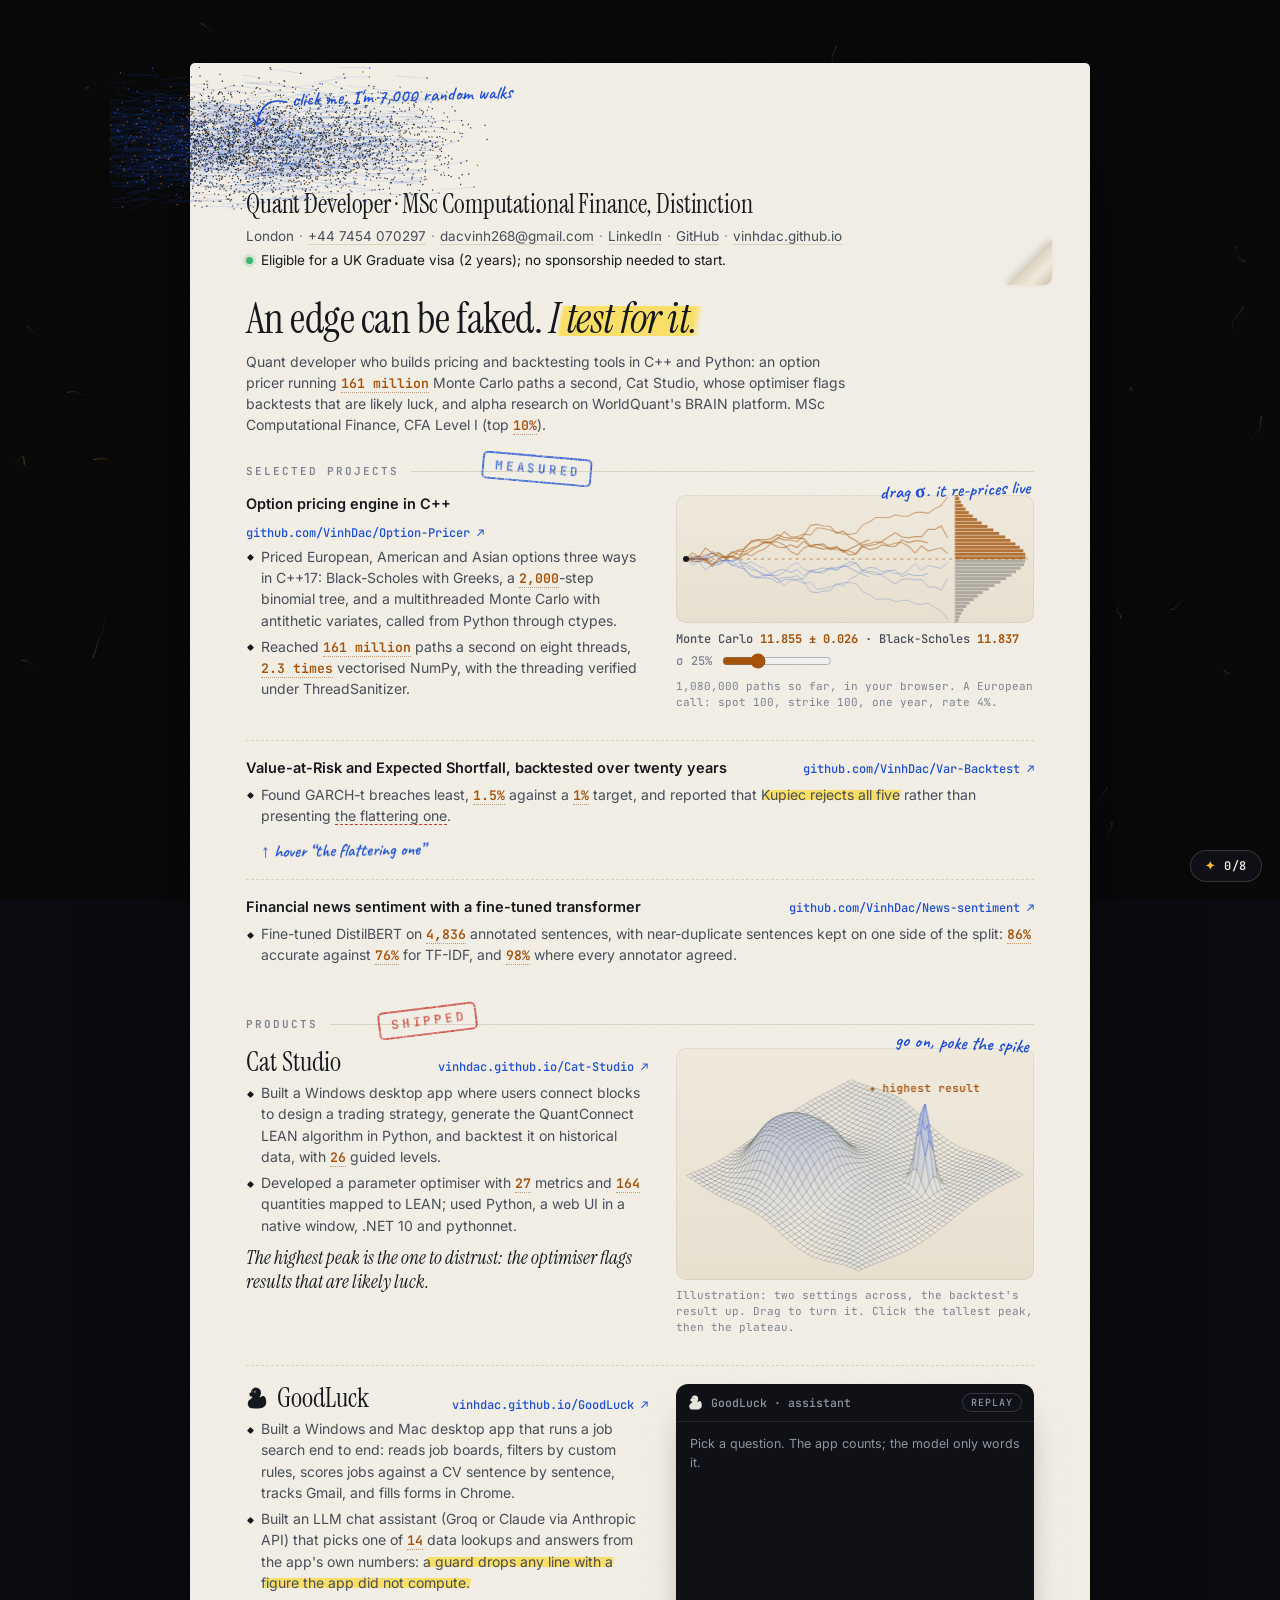
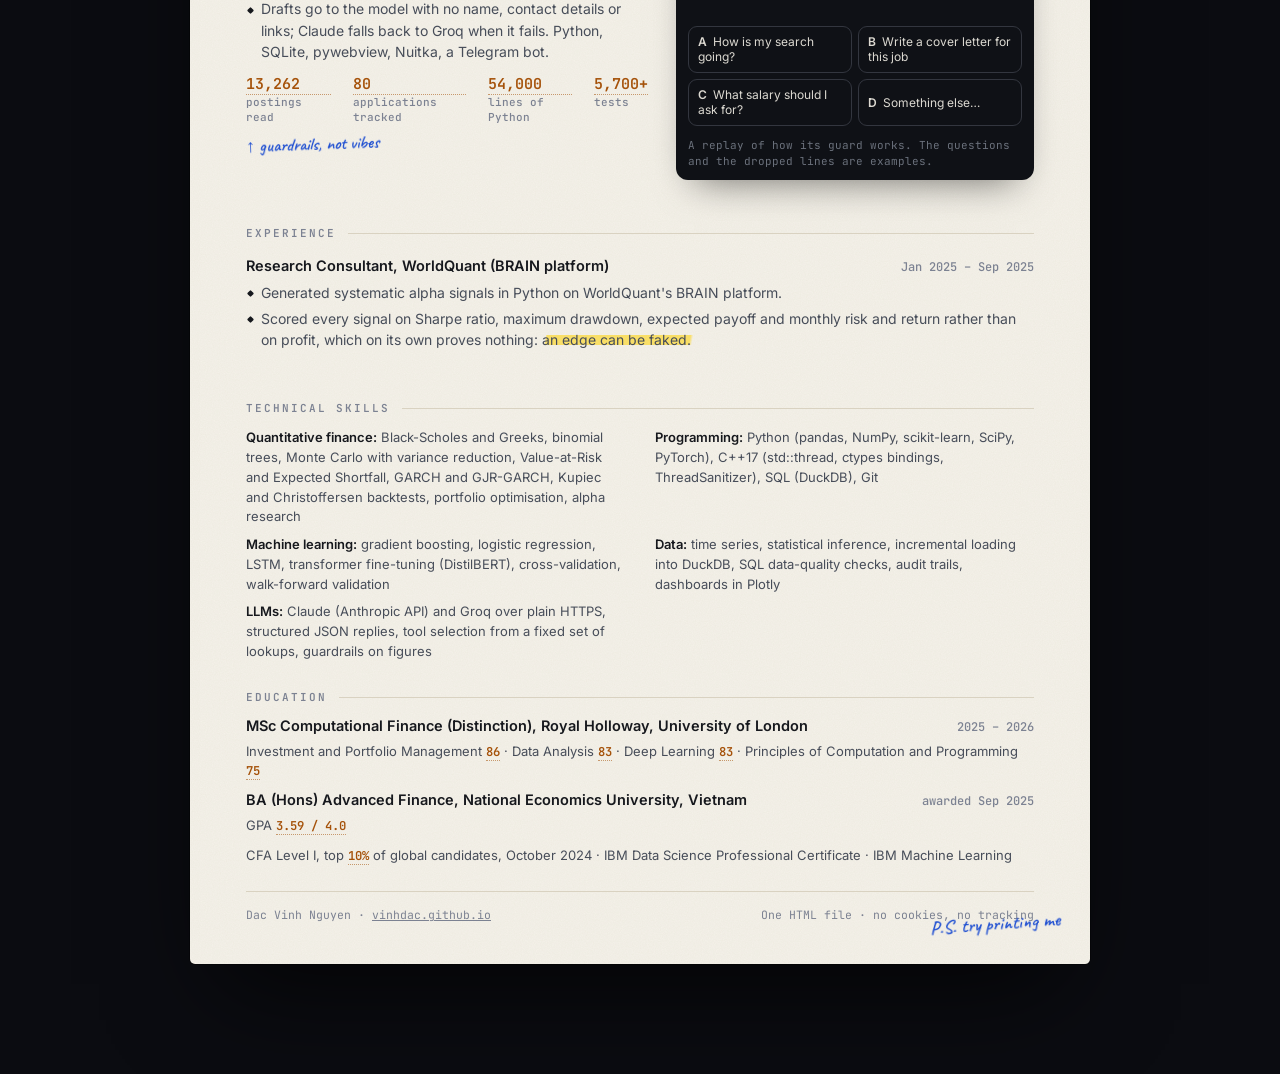
<file: cv/quant/index.html>
<!doctype html>
<html lang="en">
<head>
<meta charset="utf-8">
<meta name="viewport" content="width=device-width, initial-scale=1">
<script>document.documentElement.className += ' js';</script>
<title>Dac Vinh Nguyen · Quant CV</title>
<meta name="description" content="Dac Vinh Nguyen, quant developer in London. A one-page CV that moves: price an option in your browser.">
<meta name="author" content="Dac Vinh Nguyen">
<meta name="theme-color" content="#0b0c11">
<meta property="og:type" content="profile">
<meta property="og:title" content="Dac Vinh Nguyen · Quant CV">
<meta property="og:description" content="Quant developer in London. A one-page CV that moves: a live Monte Carlo pricer, and a backtest landscape that flags luck.">
<meta property="og:image" content="https://vinhdac.github.io/og.png">
<link rel="icon" href="data:image/svg+xml,%3Csvg xmlns='http://www.w3.org/2000/svg' viewBox='0 0 32 32'%3E%3Crect width='32' height='32' rx='8' fill='%2307080c'/%3E%3Cpath d='M4 21l4-4 3 3 4-8 3 3 4-5 3 3 3-6' fill='none' stroke='%239cc3ff' stroke-width='2.2' stroke-linecap='round' stroke-linejoin='round'/%3E%3Ccircle cx='28' cy='7' r='2.8' fill='%23f4b740'/%3E%3C/svg%3E">
<link rel="preconnect" href="https://fonts.googleapis.com">
<link rel="preconnect" href="https://fonts.gstatic.com" crossorigin>
<link href="https://fonts.googleapis.com/css2?family=Caveat:wght@500;700&family=Instrument+Serif:ital@0;1&family=Inter:wght@400;500;600;700;900&family=JetBrains+Mono:wght@400;500;600&display=swap" rel="stylesheet">
<!--
  Hi. You opened the source, so you are my kind of reader.

  This page is one HTML file: no framework, no build step, no cookies, no tracking.
  The name at the top is drawn by Brownian bridges (random walks pinned at both
  ends), each one the first 12 terms of its Karhunen-Loeve series, run in your
  browser. The landscape is a real 3D projection drawn by hand on a 2D canvas.
  The Monte Carlo prices a European call while you read, and is checked against
  Black-Scholes. The assistant is a replay; the real one, with its guard, is
  GoodLuck: https://vinhdac.github.io/GoodLuck/

  Eight things are hidden on the page. Or you could just write to me.
  Dac Vinh Nguyen · dacvinh268@gmail.com
-->
<style>
:root {
  --desk: #0b0c11;
  --paper: #f5f2ea;
  --paper2: #ece7da;
  --rule: #d9d2c1;
  --ink: #16181d;
  --ink2: #474d59;
  --ink3: #7c8292;
  --gold: #a5520a;
  --blue: #1f4fd1;
  --red: #c8372d;
  --green: #2c7a4b;
  --mark: rgba(255, 210, 0, 0.55);
  --serif: "Instrument Serif", Georgia, "Times New Roman", serif;
  --sans: Inter, system-ui, -apple-system, "Segoe UI", Roboto, sans-serif;
  --mono: "JetBrains Mono", ui-monospace, Consolas, monospace;
  --hand: Caveat, "Segoe Print", "Comic Sans MS", cursive;
}
* { box-sizing: border-box; }
html { -webkit-text-size-adjust: 100%; }
body {
  margin: 0; background: var(--desk); color: var(--ink);
  font: 400 14px/1.52 var(--sans); -webkit-font-smoothing: antialiased; overflow-x: hidden;
}
a { color: inherit; }
::selection { background: var(--mark); color: var(--ink); }
.sr { position: absolute; width: 1px; height: 1px; overflow: hidden; clip: rect(0 0 0 0); white-space: nowrap; }
.prn { display: none; }

/* the desk, and the threads wandering over it */
#desk { position: fixed; inset: 0; width: 100%; height: 100%; z-index: 0; pointer-events: none; }
.wrap { position: relative; z-index: 1; display: flex; justify-content: center; padding: clamp(18px, 7vh, 72px) 16px 110px; }

/* THE SHEET: paper, with a grain of its own */
.sheet {
  position: relative; width: min(900px, 100%); background: var(--paper); border-radius: 5px;
  padding: 50px 56px 40px;
  box-shadow: 0 50px 100px -30px rgba(0, 0, 0, 0.75), 0 0 0 1px rgba(0, 0, 0, 0.35);
  animation: rise 0.9s cubic-bezier(.2, .7, .2, 1) both;
}
.sheet::before {
  content: ""; position: absolute; inset: 0; border-radius: inherit; pointer-events: none; z-index: 0;
  background-image: url("data:image/svg+xml,%3Csvg xmlns='http://www.w3.org/2000/svg' width='180' height='180'%3E%3Cfilter id='n'%3E%3CfeTurbulence type='fractalNoise' baseFrequency='0.85' numOctaves='2' stitchTiles='stitch'/%3E%3CfeColorMatrix values='0 0 0 0 0.25 0 0 0 0 0.2 0 0 0 0 0.1 0 0 0 0.07 0'/%3E%3C/filter%3E%3Crect width='100%25' height='100%25' filter='url(%23n)'/%3E%3C/svg%3E");
}
.sheet > * { position: relative; z-index: 1; }
@keyframes rise { from { opacity: 0; transform: translateY(26px); } to { opacity: 1; transform: none; } }

/* ------------------------------------------------ the card at the top: it turns over */
.card { position: relative; transform-style: preserve-3d; margin-bottom: 26px; z-index: 3; }
.face { backface-visibility: hidden; -webkit-backface-visibility: hidden; }
.front { position: relative; }
.back {
  position: absolute; left: -18px; right: -18px; top: -14px; min-height: calc(100% + 28px); transform: rotateY(180deg); border-radius: 10px;
  background: #101218; color: #e9e6dd; padding: 22px 26px; display: grid; grid-template-columns: 1.1fr 1fr; gap: 22px;
  box-shadow: 0 20px 40px -18px rgba(0, 0, 0, 0.6);
}
.namebox { position: relative; height: 96px; cursor: pointer; }
#ink { position: absolute; display: block; pointer-events: none; }

/* THE NAME AS TYPE: what a page with no script shows (a phone's file preview, a
   mail), in dots of ink, as the moving one is. With a script, the walks draw it. */
.name { margin: 0; font: 900 clamp(38px, 10.6vw, 94px)/0.94 var(--sans); letter-spacing: -0.012em; text-transform: uppercase; color: var(--ink); }
@supports ((-webkit-background-clip: text) or (background-clip: text)) {
  html:not(.js) .name {
    color: transparent; -webkit-background-clip: text; background-clip: text;
    background-image:
      radial-gradient(circle, rgba(165, 82, 10, 0.95) 1px, transparent 1.4px),
      radial-gradient(circle, rgba(31, 79, 209, 0.9) 1px, transparent 1.4px),
      radial-gradient(circle, #16181d 1.25px, transparent 1.6px);
    background-size: 13px 11px, 9px 7px, 3px 3px;
    background-position: 2px 1px, 5px 4px, 0 0;
  }
}
html.js .name { position: absolute; width: 1px; height: 1px; overflow: hidden; clip: rect(0 0 0 0); white-space: nowrap; }
html:not(.js) .namebox { height: auto; cursor: auto; }
html:not(.js) .needs-js { display: none !important; }
html.js .no-js { display: none !important; }
html:not(.js) .vizrow { grid-template-columns: 1fr; }
html:not(.js) .chat-log { height: auto; }
.headline { font: 400 26px/1.15 var(--serif); margin: 14px 0 6px; letter-spacing: -0.005em; }
.contact { margin: 0 0 4px; color: var(--ink2); font-size: 13.5px; }
.contact a { text-decoration: none; border-bottom: 1px solid var(--rule); transition: border-color .2s, color .2s; white-space: nowrap; }
.contact a:hover { color: var(--blue); border-color: var(--blue); }
.contact .sep { color: var(--ink3); margin: 0 1px; }
.rtw { margin: 0; font-size: 13.5px; display: flex; gap: 8px; align-items: baseline; }
.rtw::before { content: ""; width: 7px; height: 7px; border-radius: 50%; background: #3fb46f; flex: none; transform: translateY(-1px); box-shadow: 0 0 0 3px rgba(63, 180, 111, .18); }
.corner {
  position: absolute; right: -18px; bottom: -14px; width: 46px; height: 46px; border: 0; padding: 0; cursor: pointer;
  background: linear-gradient(135deg, transparent 50%, #d8d0bd 50%, #efe9da 75%, #c9bfa8 100%);
  border-radius: 0 0 8px 0; filter: drop-shadow(-2px -2px 3px rgba(0, 0, 0, .12)); transition: width .25s, height .25s;
}
.corner:hover { width: 58px; height: 58px; }
.corner span { position: absolute; right: 52px; bottom: 6px; font: 600 17px/1 var(--hand); color: var(--blue); white-space: nowrap; opacity: 0; transition: opacity .3s; transform: rotate(-4deg); }
.corner:hover span { opacity: 1; }

.back h3 { font: 400 26px/1.05 var(--serif); margin: 0 0 6px; color: #f5f2ea; }
.back p { margin: 0 0 8px; color: #a9adb8; font-size: 13px; }
.back ol { margin: 0; padding: 0; list-style: none; counter-reset: s; columns: 1; }
.back li { counter-increment: s; font-size: 13px; padding: 3px 0 3px 26px; position: relative; color: #c9ccd4; }
.back li::before { content: counter(s); position: absolute; left: 0; top: 3px; width: 18px; height: 18px; border-radius: 50%; border: 1px solid #3a3f4b; font: 500 10px/16px var(--mono); text-align: center; color: #8d93a1; }
.back li.got { color: #f5f2ea; }
.back li.got::before { content: "✓"; border-color: #f4b740; color: #f4b740; }
.back .turn { background: none; border: 1px solid #3a3f4b; color: #e9e6dd; border-radius: 999px; padding: 7px 14px; font: 500 12.5px var(--sans); cursor: pointer; margin-top: 6px; }
.back .turn:hover { border-color: #f4b740; }
.back .colophon { font: 400 11.5px/1.5 var(--mono); color: #8d93a1; }

/* ------------------------------------------------ hand, marker and stamps */
.hand { position: absolute; font: 600 19px/1.1 var(--hand); color: var(--blue); white-space: nowrap; pointer-events: none; opacity: 0; animation: ink-in .8s ease forwards; animation-delay: var(--d, 2.4s); }
.hand svg { position: absolute; overflow: visible; }
.hand.inline { position: relative; display: inline-block; margin: 10px 0 0; font-size: 18px; }
.hand path { fill: none; stroke: var(--blue); stroke-width: 1.7; stroke-linecap: round; stroke-linejoin: round; stroke-dasharray: 160; stroke-dashoffset: 160; animation: draw 1s ease forwards; animation-delay: calc(var(--d, 2.4s) + .2s); }
@keyframes ink-in { to { opacity: 1; } }
@keyframes draw { to { stroke-dashoffset: 0; } }
.hl {
  background: linear-gradient(100deg, transparent 0.4em, var(--mark) 0.5em, var(--mark) calc(100% - .3em), transparent calc(100% - .1em)) no-repeat 0 62% / 0% 0.72em;
  animation: swipe .7s cubic-bezier(.4, .1, .3, 1) forwards; animation-delay: var(--d, 2s);
  box-decoration-break: clone; -webkit-box-decoration-break: clone; padding: 0 .12em; margin: 0 -.12em;
}
@keyframes swipe { to { background-size: 100% 0.72em; } }
.stamp {
  position: absolute; font: 700 12.5px/1 var(--mono); letter-spacing: .22em; color: var(--red); border: 2.4px solid currentColor;
  padding: 6px 9px 5px 11px; border-radius: 5px; transform: rotate(var(--r, -8deg)); opacity: 0; mix-blend-mode: multiply;
  -webkit-mask-image: url("data:image/svg+xml,%3Csvg xmlns='http://www.w3.org/2000/svg' width='120' height='60'%3E%3Cfilter id='g'%3E%3CfeTurbulence type='fractalNoise' baseFrequency='1.6' numOctaves='2'/%3E%3CfeColorMatrix values='0 0 0 0 0 0 0 0 0 0 0 0 0 0 0 0 0 0 -2.6 2.2'/%3E%3C/filter%3E%3Crect width='100%25' height='100%25' filter='url(%23g)'/%3E%3C/svg%3E");
  mask-image: url("data:image/svg+xml,%3Csvg xmlns='http://www.w3.org/2000/svg' width='120' height='60'%3E%3Cfilter id='g'%3E%3CfeTurbulence type='fractalNoise' baseFrequency='1.6' numOctaves='2'/%3E%3CfeColorMatrix values='0 0 0 0 0 0 0 0 0 0 0 0 0 0 0 0 0 0 -2.6 2.2'/%3E%3C/filter%3E%3Crect width='100%25' height='100%25' filter='url(%23g)'/%3E%3C/svg%3E");
  animation: thump .45s cubic-bezier(.3, 1.6, .5, 1) forwards; animation-delay: var(--d, 1.6s); pointer-events: none;
}
@keyframes thump { from { opacity: 0; transform: rotate(var(--r, -8deg)) scale(1.9); } to { opacity: .86; transform: rotate(var(--r, -8deg)) scale(1); } }

/* ------------------------------------------------ the hook */
.hook { margin: 0 0 6px; font: 400 clamp(30px, 4.6vw, 42px)/1.04 var(--serif); letter-spacing: -0.012em; }
.hook em { font-style: italic; }
.profile { color: var(--ink2); margin: 10px 0 0; max-width: 68ch; }

/* ------------------------------------------------ sections and rows */
.label {
  display: flex; align-items: center; gap: 12px; margin: 30px 0 14px; position: relative;
  font: 600 11px/1 var(--mono); letter-spacing: .18em; text-transform: uppercase; color: var(--ink3);
}
.label::after { content: ""; flex: 1; height: 1px; background: var(--rule); }
.row { display: grid; grid-template-columns: minmax(0, 1.12fr) minmax(0, 1fr); gap: 28px; align-items: start; padding: 4px 0 18px; position: relative; }
.row + .row { border-top: 1px dashed var(--rule); padding-top: 18px; }
.row.plain { grid-template-columns: 1fr; }
.title { display: flex; justify-content: space-between; align-items: baseline; gap: 12px; margin: 0 0 6px; flex-wrap: wrap; }
.title h3 { font: 400 27px/1.05 var(--serif); margin: 0; display: flex; align-items: center; gap: 9px; }
.title h4 { font: 600 14.5px/1.3 var(--sans); margin: 0; }
.title a, .title .when { font: 500 12px/1.2 var(--mono); color: var(--blue); text-decoration: none; white-space: nowrap; }
.title .when { color: var(--ink3); }
.title a:hover { text-decoration: underline; }
ul.b { margin: 0; padding: 0; list-style: none; }
ul.b li { padding-left: 15px; position: relative; margin: 0 0 5px; color: var(--ink2); }
ul.b li::before { content: ""; position: absolute; left: 2px; top: .68em; width: 5px; height: 5px; background: var(--ink); border-radius: 1px; transform: rotate(45deg); }
ul.b li strong { color: var(--ink); font-weight: 600; }
.idea { font: italic 400 19px/1.25 var(--serif); margin: 10px 0 8px; color: var(--ink); }
.stats { display: grid; grid-template-columns: repeat(4, auto); justify-content: start; gap: 6px 22px; margin: 12px 0 0; font: 500 11px/1.35 var(--mono); color: var(--ink3); }
.stats b { font-size: 15px; display: block; }

/* what was measured is gold, and has a receipt */
.n { color: var(--gold); font: 600 0.94em var(--mono); font-variant-numeric: tabular-nums; white-space: nowrap; border-bottom: 1px dotted rgba(165, 82, 10, .55); cursor: help; }
#tip {
  position: fixed; z-index: 50; max-width: 270px; background: #14161c; color: #ece9e1; border-radius: 9px;
  padding: 9px 11px; font: 400 12px/1.45 var(--mono); pointer-events: none; opacity: 0; transform: translateY(4px);
  transition: opacity .15s, transform .15s; box-shadow: 0 12px 30px -8px rgba(0, 0, 0, .5);
}
#tip.on { opacity: 1; transform: none; }
#tip::before { content: "RECEIPT"; display: block; font: 600 9.5px/1 var(--mono); letter-spacing: .2em; color: #f4b740; margin-bottom: 5px; }

/* ------------------------------------------------ the assistant, replayed */
.chat { margin: 0; background: #0f1116; color: #e6e3db; border-radius: 12px; overflow: hidden; box-shadow: 0 18px 36px -18px rgba(0, 0, 0, .55); }
.chat-top { display: flex; align-items: center; gap: 8px; padding: 9px 12px; border-bottom: 1px solid #22252d; font: 500 11.5px var(--mono); color: #8f95a3; }
.chat-top svg { width: 15px; height: 15px; fill: #e6e3db; }
.chat-top .tag { margin-left: auto; border: 1px solid #33363f; border-radius: 999px; padding: 2px 8px; font-size: 10px; letter-spacing: .1em; text-transform: uppercase; }
.chat-log { height: 196px; overflow-y: auto; padding: 12px 14px 4px; font-size: 13px; scroll-behavior: smooth; }
.chat-log p { margin: 0 0 8px; }
.chat-log .sys { color: #8f95a3; font-size: 12.5px; }
.chat-log .me { margin-left: auto; width: fit-content; max-width: 85%; background: #2a2d35; border-radius: 12px; padding: 6px 11px; }
.chat-log .steps { font: 400 11px/1.4 var(--mono); color: #7d8391; }
.chat-log .steps::before { content: "· "; }
.chat-log .ok { color: #f4b740; font: 600 12.5px var(--mono); }
.chat-log .draft { position: relative; color: #e6e3db; width: fit-content; }
.chat-log .draft::after { content: ""; position: absolute; left: -2px; right: -2px; top: 55%; height: 2px; background: #ef5350; transform: scaleX(0); transform-origin: left; transition: transform .5s ease; }
.chat-log .draft.dropped { color: #7d8391; }
.chat-log .draft.dropped::after { transform: scaleX(1); }
.chat-log .why { font: 500 11px/1.3 var(--mono); color: #ef6f6c; margin-top: -4px; }
.chat-log .file { display: inline-flex; gap: 8px; align-items: center; border: 1px solid #33363f; border-radius: 9px; padding: 7px 10px; font-size: 12.5px; }
.chat-log .file button { background: none; border: 1px solid #3a3e48; color: #e6e3db; border-radius: 999px; padding: 2px 9px; font: 500 11px var(--sans); cursor: pointer; }
.chat-log .dots { display: inline-flex; gap: 4px; padding: 4px 0; }
.chat-log .dots i { width: 5px; height: 5px; border-radius: 50%; background: #6b717c; animation: blink 1s infinite; }
.chat-log .dots i:nth-child(2) { animation-delay: .15s; }
.chat-log .dots i:nth-child(3) { animation-delay: .3s; }
@keyframes blink { 50% { opacity: .25; } }
.chat-choices { display: grid; grid-template-columns: 1fr 1fr; gap: 6px; padding: 8px 12px 12px; }
.chat-choices button, .chat-ask button {
  text-align: left; background: none; border: 1px solid #33363f; color: #dcd9d1; border-radius: 9px; padding: 7px 9px;
  font: 400 12px/1.3 var(--sans); cursor: pointer; transition: border-color .15s, background .15s;
}
.chat-choices button:hover:not(:disabled) { border-color: #8f95a3; background: #171a21; }
.chat-choices button:disabled { opacity: .45; cursor: default; }
.chat-choices b { font-weight: 600; margin-right: 6px; }
.chat-ask { display: none; gap: 6px; padding: 8px 12px 12px; }
.chat-ask.on { display: flex; }
.chat-ask input { flex: 1; background: #171a21; border: 1px solid #33363f; color: #e6e3db; border-radius: 9px; padding: 7px 10px; font: 400 12.5px var(--sans); outline: none; }
.chat-ask input:focus { border-color: #8f95a3; }
figcaption, .cap { font: 400 11px/1.45 var(--mono); color: var(--ink3); margin-top: 8px; }
.chat figcaption { color: #6b717c; padding: 0 12px 10px; margin: 0; }

/* the landscape and the pricer */
.viz { position: relative; border-radius: 10px; background: linear-gradient(180deg, #efe9dc, #e7e0cf); box-shadow: inset 0 0 0 1px rgba(0, 0, 0, .06); overflow: hidden; }
.viz canvas { display: block; width: 100%; touch-action: none; }
#land { height: 232px; cursor: grab; }
#land.dragging { cursor: grabbing; }
.verdict {
  position: absolute; right: 14px; top: 12px; font: 700 11.5px/1 var(--mono); letter-spacing: .16em; text-transform: uppercase;
  border: 2.2px solid currentColor; border-radius: 5px; padding: 6px 8px 5px; transform: rotate(-6deg) scale(1.6); opacity: 0;
  transition: opacity .2s, transform .35s cubic-bezier(.3, 1.6, .5, 1); pointer-events: none; background: rgba(245, 242, 234, .75);
}
.verdict.on { opacity: .92; transform: rotate(-6deg) scale(1); }
.verdict.luck { color: var(--red); }
.verdict.hold { color: var(--green); }
.verdict.meh { color: var(--ink3); }
#mc { height: 128px; }
.mc-read { display: flex; flex-wrap: wrap; justify-content: space-between; gap: 4px 14px; align-items: center; margin-top: 8px; font: 500 12px/1.35 var(--mono); color: var(--ink2); }
.mc-read b { color: var(--gold); }
.mc-read label { display: flex; align-items: center; gap: 8px; color: var(--ink3); }
.mc-read input { width: 110px; accent-color: var(--gold); }

/* the flattering one, and why it was not reported */
.flatter { position: relative; border-bottom: 1.5px dashed var(--red); cursor: help; }
.flatter .pop {
  position: absolute; left: 50%; bottom: calc(100% + 10px); width: 210px; height: 112px; transform: translateX(-50%) translateY(6px);
  background: #fff; border-radius: 10px; box-shadow: 0 16px 34px -10px rgba(0, 0, 0, .35); opacity: 0; pointer-events: none;
  transition: opacity .2s, transform .2s; z-index: 20;
}
.flatter:hover .pop, .flatter:focus .pop { opacity: 1; transform: translateX(-50%); }
.flatter .pop svg { position: absolute; inset: 10px 12px 16px; width: calc(100% - 24px); height: calc(100% - 26px); }
.flatter .pop .no { position: absolute; left: 50%; top: 50%; transform: translate(-50%, -50%) rotate(-12deg); font: 700 13px/1 var(--mono); letter-spacing: .14em; color: var(--red); border: 2.5px solid currentColor; padding: 6px 8px; border-radius: 5px; white-space: nowrap; background: rgba(255, 255, 255, .8); }
.flatter .pop small { position: absolute; left: 12px; bottom: 6px; font: 500 9.5px var(--mono); color: var(--ink3); }

/* the duck */
.duck { width: 22px; height: 22px; fill: var(--ink); cursor: pointer; transition: transform .2s; flex: none; }
.duck:hover { transform: rotate(-12deg) scale(1.15); }
.waddler { position: absolute; left: 0; bottom: 4px; width: 46px; height: 46px; fill: var(--ink); pointer-events: none; animation: waddle 4.2s linear forwards; z-index: 6; }
.waddler svg { width: 100%; height: 100%; animation: bob .35s ease-in-out infinite alternate; transform-origin: 50% 90%; }
.waddler span { position: absolute; left: 34px; bottom: 44px; background: var(--ink); color: var(--paper); font: 600 12px/1 var(--mono); padding: 6px 9px; border-radius: 10px 10px 10px 2px; white-space: nowrap; animation: say 4.2s linear forwards; }
@keyframes waddle { from { transform: translateX(-60px); } to { transform: translateX(calc(var(--w, 700px) + 20px)); } }
@keyframes bob { from { transform: rotate(-6deg); } to { transform: rotate(6deg) translateY(-2px); } }
@keyframes say { 0%, 18% { opacity: 0; } 24%, 70% { opacity: 1; } 78%, 100% { opacity: 0; } }

/* ------------------------------------------------ skills, education, the foot */
.skills { display: grid; grid-template-columns: 1fr 1fr; gap: 8px 30px; }
.skills p { margin: 0; color: var(--ink2); font-size: 13px; }
.skills b { color: var(--ink); font-weight: 600; }
.edu p { margin: 0; color: var(--ink2); font-size: 13px; }
.edu .entry { margin-bottom: 10px; }
.foot { display: flex; flex-wrap: wrap; justify-content: space-between; gap: 10px; margin-top: 26px; padding-top: 14px; border-top: 1px solid var(--rule); font: 400 11.5px/1.5 var(--mono); color: var(--ink3); }

/* the secrets, counted */
.badge {
  position: fixed; right: 18px; bottom: 18px; z-index: 40; border: 1px solid rgba(255, 255, 255, .16); background: rgba(16, 18, 24, .86);
  color: #e9e6dd; border-radius: 999px; padding: 9px 14px; font: 600 12px/1 var(--mono); letter-spacing: .06em; cursor: pointer;
  -webkit-backdrop-filter: blur(8px); backdrop-filter: blur(8px); transition: transform .2s, border-color .2s;
}
.badge:hover { border-color: #f4b740; }
.badge.pop { animation: pop .6s cubic-bezier(.3, 1.8, .5, 1); }
.badge .star { color: #f4b740; }
@keyframes pop { 30% { transform: scale(1.25); } }
.toast {
  position: fixed; left: 50%; bottom: 26px; transform: translate(-50%, 20px); z-index: 45; background: #f4b740; color: #1a1305;
  font: 600 13px/1.3 var(--sans); padding: 11px 16px; border-radius: 12px; opacity: 0; transition: opacity .3s, transform .3s; max-width: calc(100% - 32px);
}
.toast.on { opacity: 1; transform: translate(-50%, 0); }

/* ------------------------------------------------ narrow */
@media (max-width: 760px) {
  .sheet { padding: 30px 20px 26px; }
  .row { grid-template-columns: 1fr; gap: 16px; }
  .skills { grid-template-columns: 1fr; }
  .hand.wide { display: none; }
  .stats { grid-template-columns: repeat(2, auto); }
  .stamp { left: auto !important; right: 2px; }      /* never past the paper's edge */
  .back { grid-template-columns: 1fr; left: -10px; right: -10px; top: -10px; padding: 18px; }
  .chat-choices { grid-template-columns: 1fr; }
  .headline { font-size: 22px; }
  .corner { right: -10px; bottom: -10px; }
  .badge { right: 12px; bottom: 12px; }
}

/* ------------------------------------------------ PRINTED: a plain one-page CV */
@media print {
  @page { size: A4; margin: 9mm 12mm 8mm; }
  html, body { background: #fff !important; }
  body { font-size: 8.7pt; line-height: 1.33; color: #000; }
  .sheet, .sheet * { position: static !important; z-index: auto !important; }
  #desk, #ink, .hand, .stamp, .corner, .back, .badge, .toast, #tip, .chat, .viz, .mc-read, .cap, .duck, .waddler, .pop, .noprint { display: none !important; }
  .wrap { padding: 0; display: block; }
  .sheet { width: auto; padding: 0; box-shadow: none; background: #fff; animation: none; border-radius: 0; }
  .sheet::before { display: none; }
  .sheet > * { position: static; }
  .card { position: static; z-index: auto; transform: none !important; transform-style: flat; margin-bottom: 4pt; }
  .front { position: static; }
  .face { backface-visibility: visible; -webkit-backface-visibility: visible; }
  .namebox { height: auto !important; cursor: auto; }
  .name, html.js .name { position: static; width: auto; height: auto; clip: auto; overflow: visible; white-space: normal; font: 800 18pt/1.05 var(--sans); letter-spacing: .02em; margin: 0; text-transform: uppercase; color: #000 !important; background: none !important; -webkit-background-clip: border-box !important; background-clip: border-box !important; }
  .no-js { display: none !important; }
  .headline { font: 400 11.5pt/1.2 var(--serif); margin: 1pt 0 1pt; }
  .contact, .rtw { font-size: 8.7pt; color: #222; margin: 0; }
  .contact .sep { margin: 0 1pt; }
  .rtw::before { display: none; }
  .scr { display: none; }
  .prn { display: inline; }
  .contact a { border: 0; }
  .hook { font: italic 400 11.5pt/1.2 var(--serif); margin: 5pt 0 0; }
  .hl { background: none !important; animation: none; padding: 0; margin: 0; }
  .profile { margin: 2pt 0 0; color: #222; max-width: none; }
  .label { margin: 8pt 0 3pt; font-size: 7.8pt; color: #000; letter-spacing: .14em; }
  .label::after { background: #999; }
  .row, .row + .row { display: block; padding: 0 0 3pt; border: 0; }
  .title { margin: 0 0 1pt; }
  .title h3 { font: 700 9.6pt/1.25 var(--sans); }
  .title h4 { font-size: 9.2pt; }
  .title a, .title .when { font: 400 8.2pt var(--sans); color: #1a3fa8; }
  ul.b { list-style: disc; padding-left: 11pt; }
  ul.b li { margin: 0 0 0.8pt; color: #111; padding-left: 0; }
  ul.b li::before { display: none; }
  .idea { font: italic 400 8.8pt/1.2 var(--serif); margin: 1pt 0 0; }
  .stats { display: flex; flex-wrap: wrap; font-size: 8pt; gap: 1pt 10pt; margin: 1.5pt 0 0; color: #333; }
  .stats b { display: inline; font-size: 8pt; margin-right: 3pt; }
  .n { color: inherit; font: inherit; border: 0; }
  .skills { display: grid; grid-template-columns: 1fr 1fr; gap: 1pt 12pt; }
  .skills p, .edu p { font-size: 8.4pt; color: #111; margin: 0 0 1.5pt; }
  .edu .entry { margin-bottom: 2pt; }
  .foot { margin-top: 4pt; padding-top: 3pt; font-size: 7.2pt; color: #555; border-color: #bbb; }
  .flatter { border: 0; }
  a { text-decoration: none; }
}
</style>
</head>
<body>
<canvas id="desk" aria-hidden="true"></canvas>
<svg width="0" height="0" style="position:absolute" aria-hidden="true">
  <symbol id="duck-mark" viewBox="0 0 512 512"><path fill-rule="evenodd" d="M208.1 15.4 C222.0 13.8 236.2 14.2 250.1 16.3 C262.0 18.2 273.9 21.9 284.7 27.4 C294.4 32.3 303.6 38.7 311.6 46.2 C319.5 53.6 326.4 62.2 331.9 71.5 C337.9 81.5 342.3 92.6 345.0 104.0 C348.0 117.0 348.6 130.5 347.6 143.7 C346.5 156.8 344.4 169.8 340.9 182.4 C337.9 193.6 333.2 204.4 327.1 214.2 C322.8 220.9 312.2 230.5 317.8 236.2 C323.9 242.5 336.0 235.6 343.7 231.3 C353.4 225.8 362.8 219.6 373.1 215.1 C383.8 210.4 396.2 207.3 407.8 209.3 C418.5 211.1 428.5 217.9 435.6 226.1 C442.9 234.4 448.5 244.4 452.8 254.6 C457.6 265.8 461.0 277.5 463.7 289.4 C466.6 302.4 468.5 315.8 469.5 329.1 C470.7 343.2 470.9 357.3 469.5 371.3 C468.2 384.1 466.1 397.0 461.6 409.0 C457.6 419.3 451.3 428.8 444.4 437.4 C437.3 446.2 428.8 453.9 419.9 460.9 C408.5 469.6 396.4 477.7 383.3 483.7 C369.6 489.9 354.8 493.9 339.8 495.8 C324.8 497.6 309.5 497.5 294.3 497.5 C279.1 497.5 263.9 497.5 248.7 497.5 C233.4 497.5 218.2 497.5 203.0 497.5 C187.8 497.5 172.6 497.6 157.3 497.4 C142.3 497.2 126.9 496.4 112.5 491.9 C98.4 487.5 84.9 479.6 74.2 469.2 C63.6 458.9 55.6 445.6 50.3 431.8 C45.4 418.8 42.2 405.0 41.6 391.2 C41.0 378.2 42.7 364.9 46.8 352.5 C50.3 341.8 55.7 331.5 62.0 322.1 C68.0 313.2 75.2 304.9 83.3 297.7 C91.3 290.4 100.1 284.0 108.7 277.5 C117.4 271.0 126.5 265.0 134.5 257.6 C139.7 252.9 144.6 246.6 145.2 239.6 C145.6 236.1 145.0 232.2 143.2 229.2 C141.6 226.3 138.3 224.4 135.2 223.5 C131.3 222.4 127.2 222.3 123.2 221.8 C119.2 221.4 115.2 220.9 111.2 220.1 C107.7 219.3 104.1 218.3 100.8 216.8 C97.7 215.5 94.7 213.9 92.3 211.6 C89.9 209.4 87.9 206.5 86.9 203.4 C85.6 199.9 85.7 196.0 85.7 192.3 C85.8 188.7 86.1 184.9 85.2 181.4 C84.3 178.1 82.4 175.1 81.2 171.9 C79.9 168.6 79.0 165.0 78.9 161.4 C78.9 157.8 79.7 154.1 81.0 150.7 C82.2 147.6 83.9 144.7 86.2 142.2 C88.4 139.8 91.1 137.9 94.1 136.5 C97.4 134.9 101.1 134.3 104.6 133.2 C107.8 132.3 111.5 131.0 113.2 128.2 C115.1 124.9 115.1 120.8 115.8 117.0 C116.5 113.2 117.2 109.5 118.1 105.7 C120.0 98.2 122.6 90.8 125.7 83.7 C130.2 73.6 136.1 64.0 143.3 55.5 C150.2 47.3 158.4 40.2 166.7 33.3 C175.4 26.1 185.5 20.0 196.4 17.3 C200.2 16.4 204.2 15.8 208.1 15.4ZM199.7 138.2A23.9 16.2 -70.2 1 0 215.9 93.3A23.9 16.2 -70.2 1 0 199.7 138.2ZM200.0 134.0A15.4 10.3 -65.7 1 0 212.7 106.0A15.4 10.3 -65.7 1 0 200.0 134.0ZM130.8 127.7A22.3 6.2 -68.8 1 0 147.0 86.1A22.3 6.2 -68.8 1 0 130.8 127.7ZM132.4 122.8A11.0 3.7 -68.6 1 0 140.4 102.2A11.0 3.7 -68.6 1 0 132.4 122.8Z"/></symbol>
</svg>

<div class="wrap">
<main class="sheet" id="sheet">

  <!-- THE CARD: the name, and who to call -->
  <section class="card" id="card" aria-label="Dac Vinh Nguyen, Quant Developer, MSc Computational Finance">
    <div class="face front">
      <div class="namebox" id="namebox" title="Click: the walks redraw the name">
        <h1 class="name" id="name">Dac Vinh Nguyen</h1>
        <canvas id="ink" class="needs-js" aria-hidden="true"></canvas>
      </div>
      <p class="hand wide needs-js" id="note-name" style="left: 46px; top: -46px; --d: 3.6s; transform: rotate(-2deg);">click me, I'm <span id="walks">12,000</span> random walks
        <svg width="40" height="34" style="left: -44px; top: 4px;" viewBox="0 0 40 34"><path d="M38 8 C 24 4, 12 8, 8 30 M8 30 l -4 -8 M8 30 l 7 -5"/></svg></p>
      <p class="headline">Quant Developer · MSc Computational Finance, Distinction</p>
      <p class="contact"><span>London</span> <span class="sep">·</span> <a href="tel:+447454070297">+44 7454 070297</a> <span class="sep">·</span> <a href="mailto:dacvinh268@gmail.com">dacvinh268@gmail.com</a> <span class="sep">·</span> <a href="https://www.linkedin.com/in/vinhdac"><span class="scr">LinkedIn</span><span class="prn">linkedin.com/in/vinhdac</span></a> <span class="sep">·</span> <a href="https://github.com/VinhDac"><span class="scr">GitHub</span><span class="prn">github.com/VinhDac</span></a> <span class="sep">·</span> <a href="https://vinhdac.github.io/">vinhdac.github.io</a></p>
      <p class="rtw">Eligible for a UK Graduate visa (2 years); no sponsorship needed to start.</p>
      <button class="corner noprint needs-js" id="flip" aria-label="Turn the card over"><span>turn me over</span></button>
    </div>
    <div class="face back needs-js" id="back" aria-hidden="true">
      <div>
        <h3>The back of the card.</h3>
        <p>Eight things are hidden on this page. The badge in the corner counts the ones you find.</p>
        <ol id="secrets"></ol>
      </div>
      <div>
        <p class="colophon">One HTML file. No framework, no build step, no cookies, no tracking.</p>
        <p class="colophon">The name: Brownian bridges, random walks pinned at both ends, each the first 12 terms of its Karhunen-Loeve series.</p>
        <p class="colophon">The landscape: a 3D projection drawn by hand on a 2D canvas. The pricer: a Monte Carlo checked against Black-Scholes, in your browser.</p>
        <button class="turn" id="unflip">↺ turn it back</button>
      </div>
    </div>
  </section>

  <!-- THE HOOK -->
  <p class="hook">An edge can be faked. <em class="hl" style="--d: 2.1s;">I test for it.</em></p>
  <p class="profile">Quant developer who builds pricing and backtesting tools in C++ and Python: an option pricer running <span class="n" data-r="Monte Carlo paths a second, on eight threads, in C++17.">161 million</span> Monte Carlo paths a second, Cat Studio, whose optimiser flags backtests that are likely luck, and alpha research on WorldQuant's BRAIN platform. MSc Computational Finance, CFA Level I (top <span class="n" data-r="Of global candidates, October 2024.">10%</span>).</p>

  <!-- SELECTED PROJECTS -->
  <h2 class="label">Selected projects<span class="stamp" style="left: 236px; top: -11px; --r: 5deg; --d: 1.95s; color: var(--blue);">MEASURED</span></h2>

  <article class="row vizrow">
    <div>
      <div class="title"><h4>Option pricing engine in C++</h4><a href="https://github.com/VinhDac/Option-Pricer">github.com/VinhDac/Option-Pricer ↗</a></div>
      <ul class="b">
        <li>Priced European, American and Asian options three ways in C++17: Black-Scholes with Greeks, a <span class="n" data-r="Steps in the binomial tree.">2,000</span>-step binomial tree, and a multithreaded Monte Carlo with antithetic variates, called from Python through ctypes.</li>
        <li>Reached <span class="n" data-r="Monte Carlo paths a second, on eight threads, in C++17.">161 million</span> paths a second on eight threads, <span class="n" data-r="Against the same pricer vectorised in NumPy.">2.3 times</span> vectorised NumPy, with the threading verified under ThreadSanitizer.</li>
      </ul>
    </div>
    <div class="noprint needs-js">
      <div class="viz"><canvas id="mc" aria-label="Monte Carlo paths of a stock over a year, and the prices they end at"></canvas></div>
      <div class="mc-read"><span>Monte Carlo <b id="mc-price">-</b> · Black-Scholes <b id="mc-bs">-</b></span><label>σ <span id="mc-sv">25%</span><input id="mc-sigma" type="range" min="10" max="60" value="25"></label></div>
      <p class="cap"><span id="mc-count">0</span> paths so far, in your browser. A European call: spot 100, strike 100, one year, rate 4%.</p>
      <p class="hand wide" style="right: 4px; top: -30px; --d: 4.7s; transform: rotate(-2deg);">drag σ. it re-prices live</p>
    </div>
  </article>

  <article class="row plain">
    <div>
      <div class="title"><h4>Value-at-Risk and Expected Shortfall, backtested over twenty years</h4><a href="https://github.com/VinhDac/Var-Backtest">github.com/VinhDac/Var-Backtest ↗</a></div>
      <ul class="b">
        <li>Found GARCH-t breaches least, <span class="n" data-r="Days the loss went past the 99% VaR, judged from 2007 over 4,979 trading days.">1.5%</span> against a <span class="n" data-r="What a 99% VaR should be breached by.">1%</span> target, and reported that <span class="hl" style="--d: 2.9s;">Kupiec rejects all five</span> rather than presenting <span class="flatter" tabindex="0">the flattering one<span class="pop" aria-hidden="true"><svg viewBox="0 0 180 80" preserveAspectRatio="none"><path d="M0 70 C30 64 45 52 70 46 S 120 26 180 6" fill="none" stroke="#2c7a4b" stroke-width="3"/><path d="M0 70 C30 64 45 52 70 46 S 120 26 180 6 L180 80 L0 80 Z" fill="rgba(44,122,75,.12)"/></svg><span class="no">NOT REPORTED</span><small>the flattering one</small></span></span>.</li>
      </ul>
      <p class="hand inline needs-js" style="--d: 5s; transform: rotate(-1deg); margin-left: 15px;">↑ hover “the flattering one”</p>
    </div>
  </article>

  <article class="row plain">
    <div>
      <div class="title"><h4>Financial news sentiment with a fine-tuned transformer</h4><a href="https://github.com/VinhDac/News-sentiment">github.com/VinhDac/News-sentiment ↗</a></div>
      <ul class="b">
        <li>Fine-tuned DistilBERT on <span class="n" data-r="Annotated sentences. Near-duplicates kept on one side of the split.">4,836</span> annotated sentences, with near-duplicate sentences kept on one side of the split: <span class="n" data-r="Accuracy of the fine-tuned DistilBERT on held-out sentences.">86%</span> accurate against <span class="n" data-r="The TF-IDF baseline on the same split.">76%</span> for TF-IDF, and <span class="n" data-r="Accuracy where every annotator agreed on the label.">98%</span> where every annotator agreed.</li>
      </ul>
    </div>
  </article>

  <!-- PRODUCTS -->
  <h2 class="label">Products<span class="stamp" style="left: 132px; top: -12px; --r: -7deg; --d: 1.7s;">SHIPPED</span></h2>

  <article class="row vizrow">
    <div>
      <div class="title"><h3>Cat Studio</h3><a href="https://vinhdac.github.io/Cat-Studio/">vinhdac.github.io/Cat-Studio ↗</a></div>
      <ul class="b">
        <li>Built a Windows desktop app where users connect blocks to design a trading strategy, generate the QuantConnect LEAN algorithm in Python, and backtest it on historical data, with <span class="n" data-r="Guided levels in the app.">26</span> guided levels.</li>
        <li>Developed a parameter optimiser with <span class="n" data-r="Metrics the optimiser can judge a backtest by.">27</span> metrics and <span class="n" data-r="Quantities mapped to QuantConnect LEAN.">164</span> quantities mapped to LEAN; used Python, a web UI in a native window, .NET 10 and pythonnet.</li>
      </ul>
      <p class="idea">The highest peak is the one to distrust: the optimiser flags results that are likely luck.</p>
    </div>
    <div class="noprint needs-js">
      <div class="viz"><canvas id="land" aria-label="A 3D landscape of backtest results: drag to turn it, click a point to ask its neighbours"></canvas><span class="verdict" id="verdict"></span></div>
      <p class="cap">Illustration: two settings across, the backtest's result up. Drag to turn it. Click the tallest peak, then the plateau.</p>
      <p class="hand wide" style="right: 6px; top: -30px; --d: 4.3s; transform: rotate(3deg);">go on, poke the spike</p>
    </div>
  </article>

  <article class="row">
    <div>
      <div class="title"><h3><svg class="duck" id="duck" role="button" aria-label="Wake the duck" tabindex="0"><use href="#duck-mark"/></svg>GoodLuck</h3><a href="https://vinhdac.github.io/GoodLuck/">vinhdac.github.io/GoodLuck ↗</a></div>
      <ul class="b">
        <li>Built a Windows and Mac desktop app that runs a job search end to end: reads job boards, filters by custom rules, scores jobs against a CV sentence by sentence, tracks Gmail, and fills forms in Chrome.</li>
        <li>Built an LLM chat assistant (Groq or Claude via Anthropic API) that picks one of <span class="n" data-r="The fixed menu of lookups the model may choose from. The app runs them; the model never queries the data itself.">14</span> data lookups and answers from the app's own numbers: <span class="hl" style="--d: 2.5s;">a guard drops any line with a figure the app did not compute.</span></li>
        <li>Drafts go to the model with no name, contact details or links; Claude falls back to Groq when it fails. Python, SQLite, pywebview, Nuitka, a Telegram bot.</li>
      </ul>
      <div class="stats">
        <span><b class="n" data-r="Job postings GoodLuck read since 25 Sep 2026.">13,262</b>postings read</span>
        <span><b class="n" data-r="Applications GoodLuck tracks since 25 Sep 2026.">80</b>applications tracked</span>
        <span><b class="n" data-r="Lines of Python, on the standard library and SQLite.">54,000</b>lines of Python</span>
        <span><b class="n" data-r="GoodLuck's own automated tests. A floor, not a guess.">5,700+</b>tests</span>
      </div>
      <p class="hand inline" style="--d: 3.9s; transform: rotate(-2deg);">↑ guardrails, not vibes</p>
    </div>
    <figure class="chat noprint" id="chat" aria-label="A replay of GoodLuck's assistant">
      <div class="chat-top"><svg><use href="#duck-mark"/></svg>GoodLuck · assistant<span class="tag">replay</span></div>
      <div class="chat-log" id="chat-log" aria-live="polite"><p class="sys">Pick a question. The app counts; the model only words it.</p><p class="me no-js">How is my search going?</p><p class="steps no-js">looked up: postings, applications</p><p class="no-js">Since 25 Sep: <span class="ok">13,262</span> postings read, <span class="ok">80</span> applications tracked. Both counted by the app.</p><p class="draft dropped no-js">That is a reply rate of about 18%.</p><p class="why no-js">guard: 18% is no figure the app counted. Line dropped.</p><p class="no-js">Next: the best score jobs waiting to be sent.</p></div>
      <div class="chat-choices needs-js" id="chat-choices">
        <button data-q="a"><b>A</b>How is my search going?</button>
        <button data-q="b"><b>B</b>Write a cover letter for this job</button>
        <button data-q="c"><b>C</b>What salary should I ask for?</button>
        <button data-q="d"><b>D</b>Something else…</button>
      </div>
      <form class="chat-ask needs-js" id="chat-ask"><input id="chat-input" maxlength="140" placeholder="Ask it anything" autocomplete="off"><button>Ask</button></form>
      <figcaption>A replay of how its guard works. The questions and the dropped lines are examples.</figcaption>
    </figure>
  </article>

  <!-- EXPERIENCE -->
  <h2 class="label">Experience</h2>
  <article class="row plain">
    <div>
      <div class="title"><h4>Research Consultant, WorldQuant (BRAIN platform)</h4><span class="when">Jan 2025 – Sep 2025</span></div>
      <ul class="b">
        <li>Generated systematic alpha signals in Python on WorldQuant's BRAIN platform.</li>
        <li>Scored every signal on Sharpe ratio, maximum drawdown, expected payoff and monthly risk and return rather than on profit, which on its own proves nothing: <span class="hl" style="--d: 3.2s;">an edge can be faked.</span></li>
      </ul>
    </div>
  </article>

  <!-- SKILLS -->
  <h2 class="label">Technical skills</h2>
  <div class="skills">
    <p><b>Quantitative finance:</b> Black-Scholes and Greeks, binomial trees, Monte Carlo with variance reduction, Value-at-Risk and Expected Shortfall, GARCH and GJR-GARCH, Kupiec and Christoffersen backtests, portfolio optimisation, alpha research</p>
    <p><b>Programming:</b> Python (pandas, NumPy, scikit-learn, SciPy, PyTorch), C++17 (std::thread, ctypes bindings, ThreadSanitizer), SQL (DuckDB), Git</p>
    <p><b>Machine learning:</b> gradient boosting, logistic regression, LSTM, transformer fine-tuning (DistilBERT), cross-validation, walk-forward validation</p>
    <p><b>Data:</b> time series, statistical inference, incremental loading into DuckDB, SQL data-quality checks, audit trails, dashboards in Plotly</p>
    <p><b>LLMs:</b> Claude (Anthropic API) and Groq over plain HTTPS, structured JSON replies, tool selection from a fixed set of lookups, guardrails on figures</p>
  </div>

  <!-- EDUCATION -->
  <h2 class="label">Education</h2>
  <div class="edu">
    <div class="entry">
      <div class="title"><h4>MSc Computational Finance (Distinction), Royal Holloway, University of London</h4><span class="when">2025 – 2026</span></div>
      <p>Investment and Portfolio Management <span class="n" data-r="Module mark.">86</span> · Data Analysis <span class="n" data-r="Module mark.">83</span> · Deep Learning <span class="n" data-r="Module mark.">83</span> · Principles of Computation and Programming <span class="n" data-r="Module mark.">75</span></p>
    </div>
    <div class="entry">
      <div class="title"><h4>BA (Hons) Advanced Finance, National Economics University, Vietnam</h4><span class="when">awarded Sep 2025</span></div>
      <p>GPA <span class="n" data-r="Out of 4.0.">3.59 / 4.0</span></p>
    </div>
    <div class="entry">
      <p>CFA Level I, top <span class="n" data-r="Of global candidates, October 2024.">10%</span> of global candidates, October 2024 · IBM Data Science Professional Certificate · IBM Machine Learning</p>
    </div>
  </div>

  <div class="foot">
    <span>Dac Vinh Nguyen · <a href="https://vinhdac.github.io/">vinhdac.github.io</a></span>
    <span class="noprint">One HTML file · no cookies, no tracking</span>
    <span class="prn">The live version of this page moves: vinhdac.github.io/cv/quant</span>
  </div>
  <p class="hand wide needs-js" style="right: 30px; bottom: 10px; --d: 5.4s; transform: rotate(-4deg);">P.S. try printing me</p>
</main>
</div>

<button class="badge noprint needs-js" id="badge" aria-label="Secrets found"><span class="star">✦</span> <span id="found">0</span>/8</button>
<div class="toast" id="toast" role="status"></div>
<div id="tip" role="tooltip"></div>

<script>
(() => {
'use strict';
const $ = (s, el = document) => el.querySelector(s);
const $$ = (s, el = document) => [...el.querySelectorAll(s)];
$$('.no-js').forEach((el) => el.remove());          // what a page with no script shows instead
const q = new URLSearchParams(location.search);
const touch = matchMedia('(pointer: coarse)').matches;
const DPR = Math.min(window.devicePixelRatio || 1, 2);
const rand = Math.random;
const gauss = () => { let u = 0; while (!u) u = rand(); return Math.sqrt(-2 * Math.log(u)) * Math.cos(2 * Math.PI * rand()); };
const clamp = (x, a, b) => Math.min(Math.max(x, a), b);
const fmt = (x) => Math.round(x).toLocaleString('en-GB');
const store = {
  get(k, d) { try { const v = localStorage.getItem(k); return v === null ? d : JSON.parse(v); } catch (e) { return d; } },
  set(k, v) { try { localStorage.setItem(k, JSON.stringify(v)); } catch (e) { /* a private window */ } },
};


/* ================================================= the secrets */
const WORD = 'hello';
const SECRETS = [
  ['name', 'Click the name'],
  ['flip', 'Turn the card over'],
  ['ask', 'Ask the assistant something'],
  ['luck', 'Catch the lucky peak'],
  ['sigma', 'Drag the volatility'],
  ['duck', 'Wake the duck'],
  ['word', 'Type “' + WORD + '” anywhere'],
  ['print', 'Print the page'],
];
const found = new Set(store.get('dvn-cv-found', []).filter((k) => SECRETS.some((s) => s[0] === k)));
function paintSecrets() {
  $('#found').textContent = found.size;
  $('#secrets').innerHTML = SECRETS.map(([k, t]) => `<li class="${found.has(k) ? 'got' : ''}">${t}</li>`).join('');
}
let toastTimer = 0;
function toast(text, ms = 3200) {
  const t = $('#toast'); t.textContent = text; t.classList.add('on');
  clearTimeout(toastTimer); toastTimer = setTimeout(() => t.classList.remove('on'), ms);
}
function find(key) {
  if (found.has(key)) return;
  found.add(key); store.set('dvn-cv-found', [...found]);
  paintSecrets();
  const b = $('#badge'); b.classList.remove('pop'); void b.offsetWidth; b.classList.add('pop');
  const left = SECRETS.length - found.size;
  toast(left ? `✦ Found: ${SECRETS.find((s) => s[0] === key)[1].toLowerCase()}. ${left} to go.`
             : '✦ All eight. You read pages the way I build them. dacvinh268@gmail.com', left ? 2600 : 6000);
}
paintSecrets();
$('#badge').addEventListener('click', () => flip(true));
addEventListener('beforeprint', () => find('print'));

/* ================================================= receipts on the numbers */
const tip = $('#tip');
function showTip(el) {
  tip.textContent = el.dataset.r; tip.classList.add('on');
  const r = el.getBoundingClientRect(), tw = tip.offsetWidth, th = tip.offsetHeight;
  tip.style.left = clamp(r.left + r.width / 2 - tw / 2, 8, innerWidth - tw - 8) + 'px';
  tip.style.top = (r.top - th - 10 < 8 ? r.bottom + 10 : r.top - th - 10) + 'px';
}
const hideTip = () => tip.classList.remove('on');
$$('[data-r]').forEach((el) => {
  el.tabIndex = 0;
  el.addEventListener('pointerenter', () => showTip(el));
  el.addEventListener('pointerleave', hideTip);
  el.addEventListener('focus', () => showTip(el));
  el.addEventListener('blur', hideTip);
});
addEventListener('scroll', hideTip, { passive: true });

/* ================================================= the desk: threads wandering */
const desk = $('#desk'), dx = desk.getContext('2d');
let DW = 0, DH = 0;
function sizeDesk() {
  DW = innerWidth; DH = innerHeight;
  desk.width = DW * DPR; desk.height = DH * DPR;
  dx.setTransform(DPR, 0, 0, DPR, 0, 0);
  dx.fillStyle = '#0b0c11'; dx.fillRect(0, 0, DW, DH);
}
const threads = Array.from({ length: touch ? 22 : 48 }, () => ({
  x: rand() * innerWidth, y: rand() * innerHeight, vx: 0, vy: 0,
  c: rand() < 0.22 ? 'rgba(244,183,64,0.34)' : 'rgba(156,195,255,0.26)',
}));
function deskStep() {
  dx.fillStyle = 'rgba(11,12,17,0.05)'; dx.fillRect(0, 0, DW, DH);
  dx.lineWidth = 1;
  for (const w of threads) {
    w.vx = w.vx * 0.965 + gauss() * 0.2; w.vy = w.vy * 0.965 + gauss() * 0.2;
    const nx = w.x + w.vx, ny = w.y + w.vy;
    dx.strokeStyle = w.c; dx.beginPath(); dx.moveTo(w.x, w.y); dx.lineTo(nx, ny); dx.stroke();
    w.x = nx; w.y = ny;
    if (w.x < -30 || w.x > DW + 30 || w.y < -30 || w.y > DH + 30) { w.x = rand() * DW; w.y = rand() * DH; w.vx = w.vy = 0; }
  }
}

/* ================================================= THE NAME: Brownian bridges in ink */
const box = $('#namebox'), ink = $('#ink'), ix = ink.getContext('2d');
const K = 12, TR = 6;                     // terms of the series; points of a trail
const INKS = ['rgba(22,24,29,0.88)', 'rgba(31,79,209,0.9)', 'rgba(165,82,10,0.92)'];
let W = 0, H = 0, OX = 0, OY = 0, TW = 0, TH = 0, N = 0;
let home = null;                          // the name's own points: {x, y}
let tx, ty, tz, px, py, fx, fy, delay, dur, amp, xw, col, hist, offx, offy, Z;
let mode = 'wait', t0 = 0, span = 0, after = null, laidWidth = 0;
let mx = -1e4, my = -1e4, lastMove = 0, tiltX = 0, tiltY = 0;
const meas = document.createElement('canvas').getContext('2d');
const FONT = (px) => `900 ${px}px Inter, system-ui, -apple-system, "Segoe UI", sans-serif`;

function sampleWord(rows, size, width) {
  // the points of the letters, in the text box's own pixels
  meas.font = FONT(100);
  const cap = (meas.measureText('H').actualBoundingBoxAscent || 72.7) / 100 * size;
  const gap = size * 0.22;
  const h = Math.ceil(rows.length * cap + (rows.length - 1) * gap) + 6;
  const cv = document.createElement('canvas'); cv.width = Math.ceil(width) + 6; cv.height = h;
  const g = cv.getContext('2d', { willReadFrequently: true });
  g.font = FONT(size); g.fillStyle = '#000'; g.textBaseline = 'alphabetic';
  rows.forEach((r, i) => g.fillText(r, 2, 3 + cap + i * (cap + gap)));
  const d = g.getImageData(0, 0, cv.width, cv.height).data, pts = [];
  for (let y = 0; y < cv.height; y++) for (let x = 0; x < cv.width; x++) if (d[(y * cv.width + x) * 4 + 3] > 140) pts.push(x - 2, y - 3);
  return { pts, h: rows.length * cap + (rows.length - 1) * gap };
}
function fitRows(text, width) {
  meas.font = FONT(100);
  const one = meas.measureText(text).width / 100;
  let size = width / one, rows = [text];
  const words = text.split(' ');
  if (size < 48 && words.length > 1) {
    const cut = words.length === 3 ? [words.slice(0, 2).join(' '), words[2]] : [words[0], words.slice(1).join(' ')];
    const two = Math.max(...cut.map((r) => meas.measureText(r).width)) / 100;
    size = width / two; rows = cut;
  }
  return { rows, size: Math.min(size, 104) };
}

function layoutName() {
  const sheet = $('#sheet').getBoundingClientRect(), r = box.getBoundingClientRect();
  const width = r.width;
  const fit = fitRows('DAC VINH NGUYEN', width);
  const s = sampleWord(fit.rows, fit.size, width);
  TW = width; TH = s.h;
  box.style.height = Math.ceil(TH) + 'px';
  const extL = Math.min(r.left - sheet.left + 80, r.left + 4), extR = 30, extT = 46, extB = 34;
  W = Math.ceil(width + extL + extR); H = Math.ceil(TH + extT + extB); OX = extL; OY = extT;
  Object.assign(ink.style, { left: -extL + 'px', top: -extT + 'px', width: W + 'px', height: H + 'px' });
  ink.width = Math.round(W * DPR); ink.height = Math.round(H * DPR);
  ix.setTransform(DPR, 0, 0, DPR, 0, 0);
  const count = s.pts.length / 2;
  N = clamp(Math.round(count / 3.2), 1600, touch ? 4200 : 7000);
  $('#walks').textContent = fmt(N);
  tx = new Float32Array(N); ty = new Float32Array(N); tz = new Float32Array(N);
  px = new Float32Array(N); py = new Float32Array(N); fx = new Float32Array(N); fy = new Float32Array(N);
  delay = new Float32Array(N); dur = new Float32Array(N); amp = new Float32Array(N); xw = new Float32Array(N);
  col = new Uint8Array(N); hist = new Float32Array(N * TR * 2); offx = new Float32Array(N); offy = new Float32Array(N);
  Z = new Float32Array(N * K * 2);
  home = { x: new Float32Array(N), y: new Float32Array(N) };
  for (let i = 0; i < N; i++) {
    const j = (rand() * count) | 0;
    home.x[i] = OX + s.pts[j * 2] + rand(); home.y[i] = OY + s.pts[j * 2 + 1] + rand();
    tz[i] = rand() * 2 - 1;
    const c = rand(); col[i] = c < 0.06 ? 2 : c < 0.16 ? 1 : 0;
  }
  tx.set(home.x); ty.set(home.y);
  laidWidth = width;
}

function bridge(kind, cx = 0, cy = 0) {
  // new paths each time: the walks are drawn again, never replayed
  for (let i = 0; i < Z.length; i++) Z[i] = gauss();
  span = 0;
  for (let i = 0; i < N; i++) {
    const ux = clamp((tx[i] - OX) / TW, 0, 1);
    if (kind === 'intro') {
      fx[i] = OX - 70 - rand() * 110; fy[i] = OY + TH / 2 + (ty[i] - OY - TH / 2) * 0.85 + gauss() * 26;
      delay[i] = 0.05 + rand() * 1.5; dur[i] = 0.9 + 1.6 * ux + rand() * 0.3; amp[i] = 16 * (0.5 + rand()); xw[i] = 0.2;
    } else {
      fx[i] = px[i] + offx[i]; fy[i] = py[i] + offy[i];
      const d = Math.hypot(fx[i] - cx, fy[i] - cy);
      delay[i] = d / 1500 + rand() * 0.1; dur[i] = (kind === 'word' ? 1.0 : 0.85) + rand() * 0.6;
      amp[i] = (kind === 'word' ? 26 : 18) * (0.5 + rand()); xw[i] = 0.9;
    }
    span = Math.max(span, delay[i] + dur[i]);
    for (let k = 0; k < TR; k++) { hist[(i * TR + k) * 2] = fx[i]; hist[(i * TR + k) * 2 + 1] = fy[i]; }
  }
  offx.fill(0); offy.fill(0);
  mode = 'fly'; t0 = performance.now();
}

function flyStep(now) {
  const t = (now - t0) / 1000;
  for (let i = 0; i < N; i++) {
    const s = (t - delay[i]) / dur[i];
    let x, y;
    if (s <= 0) { x = fx[i]; y = fy[i]; }
    else if (s >= 1) { x = tx[i]; y = ty[i]; }
    else {
      const a = Math.PI * s, c2 = 2 * Math.cos(a);
      let s0 = 0, s1 = Math.sin(a), bx = 0, by = 0;
      const base = i * K * 2;
      for (let k = 1; k <= K; k++) {
        const w = s1 / k;
        bx += Z[base + (k - 1) * 2] * w; by += Z[base + (k - 1) * 2 + 1] * w;
        const s2 = c2 * s1 - s0; s0 = s1; s1 = s2;
      }
      const g = amp[i] * Math.sqrt(dur[i]) * 0.45015816;
      x = fx[i] + (tx[i] - fx[i]) * s + bx * g * xw[i];
      y = fy[i] + (ty[i] - fy[i]) * s + by * g;
    }
    px[i] = x; py[i] = y;
    const h = i * TR * 2;
    hist.copyWithin(h + 2, h, h + (TR - 1) * 2);
    hist[h] = x; hist[h + 1] = y;
  }
  return t;
}

function drawInk(t, flying) {
  ix.clearRect(0, 0, W, H);
  const shiftX = tiltX * 7, shiftY = tiltY * 5;
  if (flying) {
    ix.beginPath();
    for (let i = 0; i < N; i += 3) {
      const s = (t - delay[i]) / dur[i];
      if (s <= 0 || s >= 1) continue;
      const h = i * TR * 2;
      ix.moveTo(hist[h], hist[h + 1]);
      for (let k = 1; k < TR; k++) ix.lineTo(hist[h + k * 2], hist[h + k * 2 + 1]);
    }
    ix.strokeStyle = 'rgba(31,79,209,0.13)'; ix.lineWidth = 0.9; ix.stroke();
  }
  for (let c = 0; c < 3; c++) {
    ix.fillStyle = INKS[c];
    for (let i = 0; i < N; i++) {
      if (col[i] !== c) continue;
      if (flying && t < delay[i]) continue;
      const z = tz[i], landed = !flying || t >= delay[i] + dur[i];
      const r = (c ? 1.0 : 0.85 + (z + 1) * 0.12) * (landed ? 1 : 0.62);
      ix.fillRect(px[i] + offx[i] + z * shiftX - r, py[i] + offy[i] + z * shiftY - r, r * 2, r * 2);
    }
  }
}

function pushStep() {
  // the pointer parts the ink; it closes again when the pointer goes
  const R = 44, near = performance.now() - lastMove < 900;
  let moving = false;
  for (let i = 0; i < N; i++) {
    let gx = 0, gy = 0;
    if (near) {
      const ddx = px[i] - mx, ddy = py[i] - my, d2 = ddx * ddx + ddy * ddy;
      if (d2 < R * R) { const d = Math.sqrt(d2) + 1e-3, f = (1 - d / R) ** 2 * 20; gx = ddx / d * f; gy = ddy / d * f; }
    }
    offx[i] += (gx - offx[i]) * 0.2; offy[i] += (gy - offy[i]) * 0.2;
    if (!moving && (Math.abs(offx[i]) > 0.05 || Math.abs(offy[i]) > 0.05)) moving = true;
  }
  return moving;
}

let inkDirty = true;
function inkFrame(now) {
  if (mode === 'fly') {
    const t = flyStep(now);
    drawInk(t, true);
    if (t > span + 0.05) {
      mode = 'still'; inkDirty = true;
      if (after) { const f = after; after = null; f(); }
    }
    return;
  }
  if (mode !== 'still') return;
  const moving = pushStep();
  const tilting = Math.abs(tiltX) > 0.002 || Math.abs(tiltY) > 0.002;
  if (moving || tilting || inkDirty) { drawInk(0, false); inkDirty = moving || tilting; }
}

box.addEventListener('pointermove', (e) => {
  const r = ink.getBoundingClientRect(); mx = e.clientX - r.left; my = e.clientY - r.top; lastMove = performance.now();
});
box.addEventListener('pointerleave', () => { mx = my = -1e4; });
box.addEventListener('click', (e) => {
  if (mode !== 'still') return;
  const r = ink.getBoundingClientRect();
  bridge('shake', e.clientX - r.left, e.clientY - r.top);
  find('name');
});

// a word typed anywhere is spelt by the walks, then they go home
function spell(word) {
  if (mode !== 'still' || !home) return;
  const fit = fitRows(word.toUpperCase(), TW);
  const s = sampleWord(fit.rows, Math.min(fit.size, TH / (fit.rows.length * 0.78)), TW);
  const n = s.pts.length / 2;
  if (!n) return;
  const sx = (TW - (Math.max(...s.pts.filter((_, k) => k % 2 === 0)) || 0)) / 2;
  for (let i = 0; i < N; i++) { const j = (rand() * n) | 0; tx[i] = OX + sx + s.pts[j * 2] + rand(); ty[i] = OY + s.pts[j * 2 + 1] + rand(); }
  bridge('word', OX + TW / 2, OY + TH / 2);
  after = () => setTimeout(() => { tx.set(home.x); ty.set(home.y); bridge('word', OX + TW / 2, OY + TH / 2); }, 1500);
  find('word');
}
let typed = '';
addEventListener('keydown', (e) => {
  if (e.target.closest && e.target.closest('input, textarea')) return;
  if (e.key && e.key.length === 1 && /[a-z]/i.test(e.key)) {
    typed = (typed + e.key.toLowerCase()).slice(-16);
    if (typed.endsWith(WORD)) { typed = ''; spell(WORD); }
  }
});

/* ================================================= the card: it tilts, and turns over */
const card = $('#card');
let flipTo = 0, flipNow = 0, tiltTX = 0, tiltTY = 0, cardIdle = true;
function flip(on) {
  flipTo = on ? 180 : 0;
  $('#back').setAttribute('aria-hidden', on ? 'false' : 'true');
  if (on) { find('flip'); paintSecrets(); card.scrollIntoView({ block: 'nearest', behavior: 'smooth' }); }
}
$('#flip').addEventListener('click', (e) => { e.stopPropagation(); flip(true); });
$('#unflip').addEventListener('click', () => flip(false));
if (!touch) {
  card.addEventListener('pointermove', (e) => {
    const r = card.getBoundingClientRect();
    tiltTX = clamp((e.clientX - r.left) / r.width - 0.5, -0.5, 0.5);
    tiltTY = clamp((e.clientY - r.top) / r.height - 0.5, -0.5, 0.5);
  });
  card.addEventListener('pointerleave', () => { tiltTX = tiltTY = 0; });
}
function cardFrame(dt) {
  const k = 1 - Math.exp(-dt * 7);
  tiltX += (tiltTX - tiltX) * k; tiltY += (tiltTY - tiltY) * k;
  flipNow += (flipTo - flipNow) * (1 - Math.exp(-dt * 6));
  const still = Math.abs(tiltX) < 0.002 && Math.abs(tiltY) < 0.002 && Math.abs(flipNow - flipTo) < 0.2;
  if (still) {
    if (!cardIdle) {
      tiltX = tiltY = 0; flipNow = flipTo;
      card.style.transform = flipTo ? 'perspective(1600px) rotateY(180deg)' : '';     // crisp text at rest
      cardIdle = true;
    }
    return;
  }
  cardIdle = false;
  card.style.transform = `perspective(1600px) rotateX(${(-tiltY * 5).toFixed(2)}deg) rotateY(${(tiltX * 7 + flipNow).toFixed(2)}deg)`;
}

/* ================================================= the duck */
$('#duck').addEventListener('click', wakeDuck);
$('#duck').addEventListener('keydown', (e) => { if (e.key === 'Enter' || e.key === ' ') { e.preventDefault(); wakeDuck(); } });
let duckBusy = false;
function wakeDuck() {
  if (duckBusy) return;
  duckBusy = true; find('duck');
  const row = $('#duck').closest('.row');
  const d = document.createElement('div');
  d.className = 'waddler';
  d.style.setProperty('--w', row.clientWidth + 'px');
  d.innerHTML = '<svg viewBox="0 0 512 512"><use href="#duck-mark"/></svg><span>quack. the app counts.</span>';
  row.appendChild(d);
  setTimeout(() => { d.remove(); duckBusy = false; }, 4300);
}

/* ================================================= the assistant, replayed */
const log = $('#chat-log'), choices = $('#chat-choices'), ask = $('#chat-ask');
const SCRIPTS = {
  a: ['How is my search going?', [
    ['steps', 'looked up: postings, applications'],
    ['say', 'Since 25 Sep: <span class="ok">13,262</span> postings read, <span class="ok">80</span> applications tracked. Both counted by the app.'],
    ['draft', 'That is a reply rate of about 18%.', 'guard: 18% is no figure the app counted. Line dropped.'],
    ['say', 'Next: the best score jobs waiting to be sent.'],
  ]],
  b: ['Write a cover letter for this job', [
    ['steps', 'read: the posting, and the CV it fits best'],
    ['say', 'Sent to the model without your name, email, phone or links.'],
    ['say', 'Claude failed, so Groq wrote it.'],
    ['file', 'Cover letter · from your CV and the posting'],
    ['say', 'Nothing is sent by itself.'],
  ]],
  c: ['What salary should I ask for?', [
    ['steps', 'looked up: nothing in the app holds a salary'],
    ['draft', 'Ask for about £75,000.', 'guard: £75,000 is no figure the app holds. Line dropped.'],
    ['say', 'The app holds no salary figures, so it will not name one.'],
  ]],
};
const wait = (ms) => new Promise((r) => setTimeout(r, ms));
const esc = (s) => s.replace(/[&<>"]/g, (c) => ({ '&': '&amp;', '<': '&lt;', '>': '&gt;', '"': '&quot;' }[c]));
function line(cls, html) {
  const p = document.createElement('p'); p.className = cls; p.innerHTML = html; log.appendChild(p);
  log.scrollTop = log.scrollHeight; return p;
}
async function typing(ms = 520) {
  const p = line('dots-row', '<span class="dots"><i></i><i></i><i></i></span>'); await wait(ms); p.remove();
}
let talking = false;
async function play(question, steps, mine = true) {
  talking = true; if (mine) find('ask');
  $$('button', choices).forEach((b) => { b.disabled = true; });
  ask.classList.remove('on');
  line('me', esc(question));
  for (const [kind, a, b] of steps) {
    if (kind === 'steps') { await wait(300); line('steps', a); continue; }
    await typing();
    if (kind === 'say') line('', a);
    else if (kind === 'file') line('', `<span class="file">${a}<button type="button">Copy</button><button type="button">Write another</button></span>`);
    else if (kind === 'draft') {
      const p = line('draft', a);
      await wait(900); p.classList.add('dropped');
      await wait(450); line('why', b);
    }
  }
  await wait(200);
  $$('button', choices).forEach((b) => { b.disabled = false; });
  talking = false;
}
choices.addEventListener('click', (e) => {
  const b = e.target.closest('button'); if (!b || talking) return;
  const k = b.dataset.q;
  if (k === 'd') { ask.classList.add('on'); $('#chat-input').focus(); return; }
  play(...SCRIPTS[k]);
});
ask.addEventListener('submit', (e) => {
  e.preventDefault();
  const v = $('#chat-input').value.trim(); if (!v || talking) return;
  $('#chat-input').value = '';
  play(v, [['steps', 'looked up: nothing in the app answers that'], ['say', 'I answer from the app\'s own numbers only. Try A, B or C.']]);
});
log.addEventListener('click', (e) => {
  const b = e.target.closest('.file button'); if (b) { b.textContent = b.textContent === 'Copy' ? 'Copied' : 'Drafted again'; }
});

/* ================================================= Cat Studio: a landscape you can turn */
const land = $('#land'), lx = land.getContext('2d'), verdict = $('#verdict');
const G = 42;                                   // grid points across
const HF = new Float32Array(G * G);
const SPIKE = [0.5, -0.32], PLATEAU = [-0.4, 0.26];
function heightAt(x, z) {
  const r1 = Math.hypot(x - PLATEAU[0], z - PLATEAU[1]) / 0.42;
  const plateau = 0.56 / (1 + r1 ** 6);
  const r2 = Math.hypot(x - SPIKE[0], z - SPIKE[1]);
  const spike = 1.02 * Math.exp(-(r2 * r2) / (2 * 0.06 * 0.06));
  const waves = 0.07 * Math.sin(3.1 * x + 0.4) * Math.cos(2.6 * z - 0.3) + 0.04 * Math.sin(6 * x - 4 * z);
  return 0.12 + plateau + spike + waves;
}
let hmax = 0, imax = 0;
for (let j = 0; j < G; j++) for (let i = 0; i < G; i++) {
  const v = heightAt(-1 + 2 * i / (G - 1), -1 + 2 * j / (G - 1)); HF[j * G + i] = v;
  if (v > hmax) { hmax = v; imax = j * G + i; }
}
let LW = 0, LH = 0, yaw = 0.75, yawV = 0, dragging = false, dragX = 0, moved = 0, hover = -1, probe = null;
const proj = new Float32Array(G * G * 3);
function sizeLand() {
  const r = land.getBoundingClientRect(); LW = r.width; LH = r.height;
  land.width = Math.round(LW * DPR); land.height = Math.round(LH * DPR); lx.setTransform(DPR, 0, 0, DPR, 0, 0);
}
function project() {
  const pitch = 0.62, cy = Math.cos(yaw), sy = Math.sin(yaw), cp = Math.cos(pitch), sp = Math.sin(pitch);
  const scale = Math.min(LW / 3.0, LH / 1.75), ox = LW / 2, oy = LH * 0.6;
  for (let j = 0; j < G; j++) for (let i = 0; i < G; i++) {
    const x = -1 + 2 * i / (G - 1), z = -1 + 2 * j / (G - 1), h = HF[j * G + i] * 0.85;
    const rx = x * cy - z * sy, rz = x * sy + z * cy;
    const yv = h * cp - rz * sp, depth = h * sp + rz * cp;
    const k = (j * G + i) * 3;
    proj[k] = ox + rx * scale; proj[k + 1] = oy - yv * scale; proj[k + 2] = depth;
  }
}
function drawLand() {
  project();
  lx.clearRect(0, 0, LW, LH);
  // quads from the back to the front: each hides what is behind it
  const quads = [];
  for (let j = 0; j < G - 1; j++) for (let i = 0; i < G - 1; i++) {
    const a = (j * G + i) * 3, b = a + 3, c = a + G * 3, d = c + 3;
    quads.push([(proj[a + 2] + proj[b + 2] + proj[c + 2] + proj[d + 2]) / 4, j, i]);
  }
  quads.sort((p, q2) => p[0] - q2[0]);
  lx.lineWidth = 0.7;
  for (const [, j, i] of quads) {
    const a = (j * G + i) * 3, b = a + 3, c = a + G * 3, d = c + 3;
    const h = (HF[j * G + i] + HF[j * G + i + 1] + HF[(j + 1) * G + i] + HF[(j + 1) * G + i + 1]) / 4;
    const t = clamp(h / hmax, 0, 1);
    lx.beginPath(); lx.moveTo(proj[a], proj[a + 1]); lx.lineTo(proj[b], proj[b + 1]); lx.lineTo(proj[d], proj[d + 1]); lx.lineTo(proj[c], proj[c + 1]); lx.closePath();
    const r = Math.round(239 - 70 * t), gg = Math.round(234 - 52 * t), bb = Math.round(222 - 10 * t);
    lx.fillStyle = `rgb(${r},${gg},${bb})`; lx.fill();
    lx.strokeStyle = t > 0.62 ? 'rgba(31,79,209,0.55)' : 'rgba(22,24,29,0.22)'; lx.stroke();
  }
  // the highest result, always marked
  const m = imax * 3;
  lx.fillStyle = '#a5520a'; lx.font = '600 11px JetBrains Mono, monospace'; lx.textAlign = 'center';
  lx.fillText('✦ highest result', proj[m], proj[m + 1] - 12);
  if (probe) {
    const c = probe.center * 3;
    lx.strokeStyle = probe.kind === 'luck' ? 'rgba(200,55,45,0.85)' : probe.kind === 'hold' ? 'rgba(44,122,75,0.9)' : 'rgba(22,24,29,0.6)';
    lx.lineWidth = 1.4;
    for (const n of probe.around) {
      const k = n * 3;
      lx.beginPath(); lx.moveTo(proj[c], proj[c + 1]); lx.lineTo(proj[k], proj[k + 1]); lx.stroke();
      lx.beginPath(); lx.arc(proj[k], proj[k + 1], 3.2, 0, 7); lx.fillStyle = lx.strokeStyle; lx.fill();
    }
    lx.beginPath(); lx.arc(proj[c], proj[c + 1], 5, 0, 7); lx.fillStyle = '#16181d'; lx.fill();
  }
  if (hover >= 0 && !dragging) {
    const k = hover * 3;
    lx.beginPath(); lx.arc(proj[k], proj[k + 1], 4, 0, 7); lx.strokeStyle = '#1f4fd1'; lx.lineWidth = 1.5; lx.stroke();
    lx.fillStyle = '#1f4fd1'; lx.font = '500 11px JetBrains Mono, monospace'; lx.textAlign = 'left';
    lx.fillText('result ' + HF[hover].toFixed(2), proj[k] + 8, proj[k + 1] - 6);
  }
}
function nearest(mxl, myl) {
  let best = -1, bd = 1e9;
  for (let n = 0; n < G * G; n++) { const d = (proj[n * 3] - mxl) ** 2 + (proj[n * 3 + 1] - myl) ** 2; if (d < bd) { bd = d; best = n; } }
  return bd < 900 ? best : -1;
}
function ask8(n) {
  const i = n % G, j = (n / G) | 0, R = 3, around = [];
  for (let a = 0; a < 8; a++) {
    const ii = clamp(Math.round(i + R * Math.cos(a * Math.PI / 4)), 0, G - 1), jj = clamp(Math.round(j + R * Math.sin(a * Math.PI / 4)), 0, G - 1);
    around.push(jj * G + ii);
  }
  const mean = around.reduce((s, k) => s + HF[k], 0) / 8, v = HF[n], ratio = mean / v;
  let kind = 'meh', text = 'neighbours disagree';
  if (v > 0.8 * hmax && ratio < 0.6) { kind = 'luck'; text = 'flagged · likely luck'; }
  else if (ratio > 0.85 && v > 0.45) { kind = 'hold'; text = 'kept · neighbours hold'; }
  probe = { center: n, around, kind };
  verdict.className = 'verdict ' + kind; verdict.textContent = text;
  void verdict.offsetWidth; verdict.classList.add('on');
  if (kind === 'luck') find('luck');
}
land.addEventListener('pointerdown', (e) => { dragging = true; dragX = e.clientX; moved = 0; land.setPointerCapture(e.pointerId); land.classList.add('dragging'); });
land.addEventListener('pointermove', (e) => {
  const r = land.getBoundingClientRect();
  if (dragging) { const d = e.clientX - dragX; dragX = e.clientX; moved += Math.abs(d); yaw += d * 0.01; yawV = d * 0.01; }
  else hover = nearest(e.clientX - r.left, e.clientY - r.top);
  landDirty = true;
});
land.addEventListener('pointerup', (e) => {
  dragging = false; land.classList.remove('dragging');
  if (moved < 5) { const r = land.getBoundingClientRect(); const n = nearest(e.clientX - r.left, e.clientY - r.top); if (n >= 0) ask8(n); }
  landDirty = true;
});
land.addEventListener('pointerleave', () => { hover = -1; landDirty = true; });
let landDirty = true, landSeen = false;

/* ================================================= the pricer, small enough to run here */
const mc = $('#mc'), mx2 = mc.getContext('2d');
const S0 = 100, KK = 100, RATE = 0.04, T = 1, STEPS = 40, BINS = 46, LO = Math.log(45), HI = Math.log(220);
let sig = 0.25, sum = 0, sum2 = 0, n = 0, drawn = 0, bs = 0, MW = 0, MH = 0, mcSeen = false;
const counts = new Float64Array(BINS);
const paths = [];
function ncdf(x) {
  const t = 1 / (1 + 0.2316419 * Math.abs(x)), d = 0.3989422804014327 * Math.exp(-x * x / 2);
  const p = d * t * (0.31938153 + t * (-0.356563782 + t * (1.781477937 + t * (-1.821255978 + t * 1.330274429))));
  return x > 0 ? 1 - p : p;
}
function blackScholes() {
  const sq = sig * Math.sqrt(T), d1 = (Math.log(S0 / KK) + (RATE + 0.5 * sig * sig) * T) / sq;
  return S0 * ncdf(d1) - KK * Math.exp(-RATE * T) * ncdf(d1 - sq);
}
function resetMC() {
  sum = sum2 = n = drawn = 0; counts.fill(0); paths.length = 0; bs = blackScholes();
  $('#mc-bs').textContent = bs.toFixed(3); $('#mc-sv').textContent = Math.round(sig * 100) + '%';
}
$('#mc-sigma').addEventListener('input', (e) => { sig = +e.target.value / 100; resetMC(); find('sigma'); });
function sizeMC() {
  const r = mc.getBoundingClientRect(); MW = r.width; MH = r.height;
  mc.width = Math.round(MW * DPR); mc.height = Math.round(MH * DPR); mx2.setTransform(DPR, 0, 0, DPR, 0, 0);
}
function simulate(batch) {
  if (drawn >= 6e6) return;
  const drift = (RATE - 0.5 * sig * sig) * T, vol = sig * Math.sqrt(T), sc = BINS / (HI - LO), l0 = Math.log(S0);
  for (let i = 0; i < batch; i++) {
    const z = gauss(), a = drift + vol * z, b = drift - vol * z;
    const sa = S0 * Math.exp(a), sb = S0 * Math.exp(b);
    const y = 0.5 * ((sa > KK ? sa - KK : 0) + (sb > KK ? sb - KK : 0));
    sum += y; sum2 += y * y; n++; drawn += 2;
    let k = Math.floor((l0 + a - LO) * sc); if (k >= 0 && k < BINS) counts[k]++;
    k = Math.floor((l0 + b - LO) * sc); if (k >= 0 && k < BINS) counts[k]++;
  }
}
function newPath() {
  const dt = T / STEPS, dr = (RATE - 0.5 * sig * sig) * dt, v = sig * Math.sqrt(dt);
  const zs = Array.from({ length: STEPS }, gauss), born = performance.now();
  for (const sgn of [1, -1]) {
    let l = 0; const pts = [0];
    for (const z of zs) { l += dr + v * sgn * z; pts.push(l); }
    paths.push({ pts, born, end: S0 * Math.exp(l) });
  }
  while (paths.length > 44) paths.shift();
}
function drawMC(now) {
  mx2.clearRect(0, 0, MW, MH);
  const plotW = MW * 0.76, histX = MW * 0.78, yOf = (lp) => MH / 2 - lp / (HI - LO) * MH * 1.25;
  // the strike
  mx2.setLineDash([3, 4]); mx2.strokeStyle = 'rgba(165,82,10,0.6)'; mx2.lineWidth = 1;
  const yk = yOf(Math.log(KK / S0)); mx2.beginPath(); mx2.moveTo(8, yk); mx2.lineTo(MW - 6, yk); mx2.stroke(); mx2.setLineDash([]);
  for (const p of paths) {
    const age = (now - p.born) / 1000, reveal = clamp(age / 0.7, 0, 1), alpha = Math.exp(-Math.max(age - 0.7, 0) / 2.2);
    if (alpha < 0.03) continue;
    const pays = p.end > KK;
    mx2.strokeStyle = pays ? `rgba(165,82,10,${0.55 * alpha})` : `rgba(31,79,209,${0.32 * alpha})`;
    mx2.lineWidth = pays ? 1.1 : 0.9;
    mx2.beginPath();
    const last = Math.max(1, Math.floor(reveal * STEPS));
    for (let i = 0; i <= last; i++) { const x = 10 + (plotW - 10) * i / STEPS, y = yOf(p.pts[i]); i ? mx2.lineTo(x, y) : mx2.moveTo(x, y); }
    mx2.stroke();
  }
  // where the prices end: the histogram on its side
  let most = 1; for (const c of counts) most = Math.max(most, c);
  const bh = (MH * 1.25) / BINS;
  for (let k = 0; k < BINS; k++) {
    const lp = LO + (k + 0.5) * (HI - LO) / BINS - Math.log(S0), y = yOf(lp), len = counts[k] / most * (MW - histX - 8);
    mx2.fillStyle = Math.exp(lp) * S0 > KK ? 'rgba(165,82,10,0.78)' : 'rgba(22,24,29,0.28)';
    mx2.fillRect(histX, y - bh * 0.42, len, bh * 0.84);
  }
  mx2.fillStyle = '#16181d'; mx2.beginPath(); mx2.arc(10, yOf(0), 3, 0, 7); mx2.fill();
}
let mcPaint = 0, pathClock = 0;
function paintMC() {
  if (!n) return;
  const disc = Math.exp(-RATE * T), mean = sum / n, half = 1.96 * disc * Math.sqrt(Math.max(sum2 / n - mean * mean, 0) / n);
  $('#mc-price').textContent = (disc * mean).toFixed(3) + ' ± ' + half.toFixed(3);
  $('#mc-count').textContent = fmt(drawn);
}

/* ================================================= one loop for all of it */
const seen = new IntersectionObserver((es) => es.forEach((e) => {
  if (e.target === land) landSeen = e.isIntersecting;
  if (e.target === mc) mcSeen = e.isIntersecting;
}), { rootMargin: '80px' });
seen.observe(land); seen.observe(mc);
let spoke = false;
new IntersectionObserver((es, ob) => es.forEach((e) => {
  if (!e.isIntersecting || spoke) return;
  spoke = true; ob.disconnect();
  setTimeout(() => { if (!talking && !log.querySelector('.me')) play(...SCRIPTS.a, false); }, 900);
}), { threshold: 0.6 }).observe($('#chat'));

let last = performance.now(), deskTick = 0;
function frame(now) {
  requestAnimationFrame(frame);
  const dt = Math.min((now - last) / 1000, 0.05); last = now;
  if (++deskTick % 2 === 0) deskStep();
  cardFrame(dt);
  inkFrame(now);
  if (landSeen) {
    if (!dragging && Math.abs(yawV) > 0.0001) { yaw += yawV; yawV *= 0.92; landDirty = true; }
    else if (!dragging && hover < 0 && !probe) { yaw += dt * 0.12; landDirty = true; }
    if (landDirty) { drawLand(); landDirty = false; }
  }
  if (mcSeen) {
    simulate(touch ? 3000 : 9000);
    pathClock += dt; if (pathClock > 0.16) { pathClock = 0; newPath(); }
    drawMC(now);
    if (++mcPaint % 10 === 0) paintMC();
  }
}

function sizeAll() {
  sizeDesk(); sizeLand(); sizeMC(); landDirty = true;
  const r = box.getBoundingClientRect();
  if (Math.abs(r.width - laidWidth) > 1 && mode !== 'wait') { layoutName(); mode = 'still'; tx.set(home.x); ty.set(home.y); px.set(home.x); py.set(home.y); inkDirty = true; }
}
let resizeTimer = 0;
addEventListener('resize', () => { clearTimeout(resizeTimer); resizeTimer = setTimeout(sizeAll, 120); });

async function start() {
  sizeDesk(); sizeLand(); sizeMC(); resetMC();
  try {
    await Promise.race([Promise.all([document.fonts.load('900 80px Inter'), document.fonts.ready]), new Promise((r) => setTimeout(r, 1800))]);
  } catch (e) { /* the fallback font draws it */ }
  layoutName();
  px.set(tx); py.set(ty);
  setTimeout(() => bridge('intro'), 250);
  requestAnimationFrame(frame);
  console.log('%c Hi, engineer. ', 'background:#16181d;color:#f5f2ea;font:600 14px Inter,sans-serif;padding:4px 8px;border-radius:4px');
  console.log(`This CV is one HTML file: no framework, no cookies, no tracking. The name is ${fmt(N)} Brownian bridges, ` +
    'each the first 12 terms of its Karhunen-Loeve series. Eight things are hidden on the page. Or write to dacvinh268@gmail.com');
}
start();
if (q.has('debug')) window.__cv = { ask8, top: () => imax, spell, wakeDuck, flip, play, SCRIPTS };   // for checking the page
})();
</script>
</body>
</html>
</file>
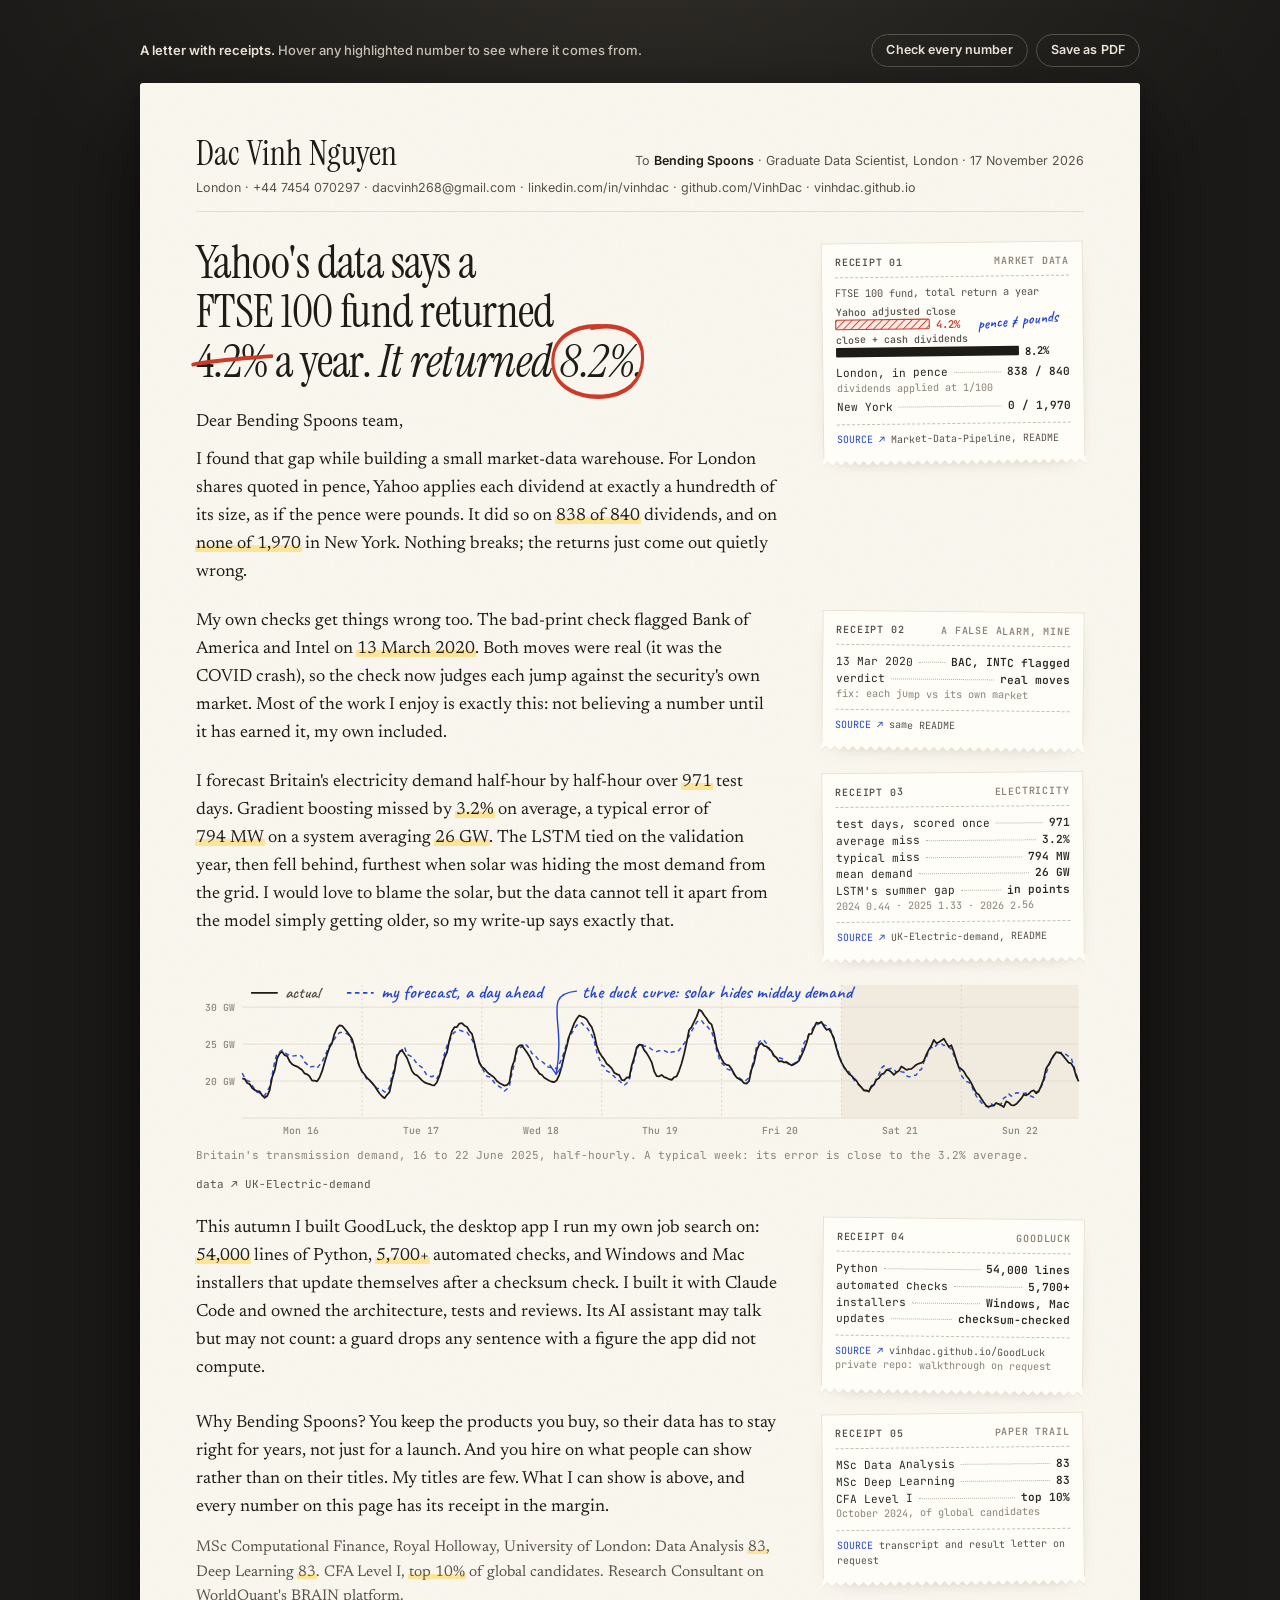
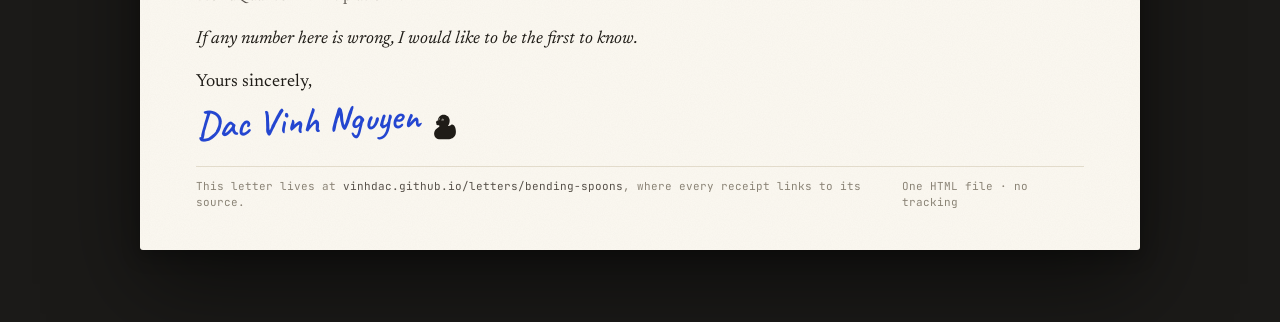
<file: letters/bending-spoons/index.html>
<!doctype html>
<html lang="en-GB">
<head>
<meta charset="utf-8">
<meta name="viewport" content="width=device-width, initial-scale=1">
<meta name="robots" content="noindex, nofollow">
<title>Dac Vinh Nguyen · A letter to Bending Spoons</title>
<meta name="description" content="A cover letter for the Graduate Data Scientist role, in which every number has a receipt.">
<link rel="icon" href="data:image/svg+xml,%3Csvg xmlns='http://www.w3.org/2000/svg' viewBox='0 0 512 512'%3E%3Crect width='512' height='512' rx='110' fill='%23fbf8f1'/%3E%3Cg transform='translate(56 56) scale(.78)'%3E%3Cpath fill='%231f1c17' d='M208.1%2015.4%20C222.0%2013.8%20236.2%2014.2%20250.1%2016.3%20C262.0%2018.2%20273.9%2021.9%20284.7%2027.4%20C294.4%2032.3%20303.6%2038.7%20311.6%2046.2%20C319.5%2053.6%20326.4%2062.2%20331.9%2071.5%20C337.9%2081.5%20342.3%2092.6%20345.0%20104.0%20C348.0%20117.0%20348.6%20130.5%20347.6%20143.7%20C346.5%20156.8%20344.4%20169.8%20340.9%20182.4%20C337.9%20193.6%20333.2%20204.4%20327.1%20214.2%20C322.8%20220.9%20312.2%20230.5%20317.8%20236.2%20C323.9%20242.5%20336.0%20235.6%20343.7%20231.3%20C353.4%20225.8%20362.8%20219.6%20373.1%20215.1%20C383.8%20210.4%20396.2%20207.3%20407.8%20209.3%20C418.5%20211.1%20428.5%20217.9%20435.6%20226.1%20C442.9%20234.4%20448.5%20244.4%20452.8%20254.6%20C457.6%20265.8%20461.0%20277.5%20463.7%20289.4%20C466.6%20302.4%20468.5%20315.8%20469.5%20329.1%20C470.7%20343.2%20470.9%20357.3%20469.5%20371.3%20C468.2%20384.1%20466.1%20397.0%20461.6%20409.0%20C457.6%20419.3%20451.3%20428.8%20444.4%20437.4%20C437.3%20446.2%20428.8%20453.9%20419.9%20460.9%20C408.5%20469.6%20396.4%20477.7%20383.3%20483.7%20C369.6%20489.9%20354.8%20493.9%20339.8%20495.8%20C324.8%20497.6%20309.5%20497.5%20294.3%20497.5%20C279.1%20497.5%20263.9%20497.5%20248.7%20497.5%20C233.4%20497.5%20218.2%20497.5%20203.0%20497.5%20C187.8%20497.5%20172.6%20497.6%20157.3%20497.4%20C142.3%20497.2%20126.9%20496.4%20112.5%20491.9%20C98.4%20487.5%2084.9%20479.6%2074.2%20469.2%20C63.6%20458.9%2055.6%20445.6%2050.3%20431.8%20C45.4%20418.8%2042.2%20405.0%2041.6%20391.2%20C41.0%20378.2%2042.7%20364.9%2046.8%20352.5%20C50.3%20341.8%2055.7%20331.5%2062.0%20322.1%20C68.0%20313.2%2075.2%20304.9%2083.3%20297.7%20C91.3%20290.4%20100.1%20284.0%20108.7%20277.5%20C117.4%20271.0%20126.5%20265.0%20134.5%20257.6%20C139.7%20252.9%20144.6%20246.6%20145.2%20239.6%20C145.6%20236.1%20145.0%20232.2%20143.2%20229.2%20C141.6%20226.3%20138.3%20224.4%20135.2%20223.5%20C131.3%20222.4%20127.2%20222.3%20123.2%20221.8%20C119.2%20221.4%20115.2%20220.9%20111.2%20220.1%20C107.7%20219.3%20104.1%20218.3%20100.8%20216.8%20C97.7%20215.5%2094.7%20213.9%2092.3%20211.6%20C89.9%20209.4%2087.9%20206.5%2086.9%20203.4%20C85.6%20199.9%2085.7%20196.0%2085.7%20192.3%20C85.8%20188.7%2086.1%20184.9%2085.2%20181.4%20C84.3%20178.1%2082.4%20175.1%2081.2%20171.9%20C79.9%20168.6%2079.0%20165.0%2078.9%20161.4%20C78.9%20157.8%2079.7%20154.1%2081.0%20150.7%20C82.2%20147.6%2083.9%20144.7%2086.2%20142.2%20C88.4%20139.8%2091.1%20137.9%2094.1%20136.5%20C97.4%20134.9%20101.1%20134.3%20104.6%20133.2%20C107.8%20132.3%20111.5%20131.0%20113.2%20128.2%20C115.1%20124.9%20115.1%20120.8%20115.8%20117.0%20C116.5%20113.2%20117.2%20109.5%20118.1%20105.7%20C120.0%2098.2%20122.6%2090.8%20125.7%2083.7%20C130.2%2073.6%20136.1%2064.0%20143.3%2055.5%20C150.2%2047.3%20158.4%2040.2%20166.7%2033.3%20C175.4%2026.1%20185.5%2020.0%20196.4%2017.3%20C200.2%2016.4%20204.2%2015.8%20208.1%2015.4ZM199.7%20138.2A23.9%2016.2%20-70.2%201%200%20215.9%2093.3A23.9%2016.2%20-70.2%201%200%20199.7%20138.2ZM200.0%20134.0A15.4%2010.3%20-65.7%201%200%20212.7%20106.0A15.4%2010.3%20-65.7%201%200%20200.0%20134.0ZM130.8%20127.7A22.3%206.2%20-68.8%201%200%20147.0%2086.1A22.3%206.2%20-68.8%201%200%20130.8%20127.7ZM132.4%20122.8A11.0%203.7%20-68.6%201%200%20140.4%20102.2A11.0%203.7%20-68.6%201%200%20132.4%20122.8Z'/%3E%3C/g%3E%3C/svg%3E">
<link rel="preconnect" href="https://fonts.googleapis.com">
<link rel="preconnect" href="https://fonts.gstatic.com" crossorigin>
<link href="https://fonts.googleapis.com/css2?family=Caveat:wght@500;600;700&family=Instrument+Serif:ital@0;1&family=Inter:wght@400;500;600&family=JetBrains+Mono:wght@400;500;600&family=Newsreader:ital,opsz,wght@0,6..72,400;0,6..72,500;0,6..72,600;1,6..72,400;1,6..72,500&display=swap" rel="stylesheet">
<style>
  :root {
    --desk: #1b1a18;
    --sheet: #fbf8f1;
    --ink: #1f1c17;
    --ink-2: #57514a;
    --ink-3: #8b8477;
    --rule: #e4ddcd;
    --blue: #2446d0;
    --red: #cc3a28;
    --hl: rgba(255, 210, 70, .5);
    --hl-on: rgba(255, 206, 60, .85);
    --slip: #fffdf8;
    --slip-edge: #e9e2d2;
    --serif: "Newsreader", Georgia, "Times New Roman", serif;
    --display: "Instrument Serif", Georgia, serif;
    --hand: "Caveat", "Segoe Print", "Bradley Hand", cursive;
    --mono: "JetBrains Mono", ui-monospace, Menlo, Consolas, monospace;
    --sans: "Inter", system-ui, -apple-system, "Segoe UI", sans-serif;
    --side: 262px;
    --gap: 44px;
  }
  * { box-sizing: border-box; }
  html { background: var(--desk); }
  body {
    margin: 0; min-height: 100vh; color: var(--ink);
    background: radial-gradient(1100px 640px at 50% -80px, #312e29 0%, var(--desk) 62%) fixed;
    font-family: var(--serif); -webkit-font-smoothing: antialiased; text-rendering: optimizeLegibility;
  }
  a { color: inherit; }
  .stage { padding: 34px 16px 72px; display: flex; flex-direction: column; align-items: center; gap: 16px; }

  /* the bar above the sheet */
  .toolbar {
    width: min(1000px, 100%); display: flex; align-items: center; justify-content: space-between; gap: 12px;
    flex-wrap: wrap; color: #cfc8b9; font: 500 13px/1.4 var(--sans);
  }
  .toolbar .hint b { color: #f3ecdc; font-weight: 600; }
  .tools { display: flex; gap: 8px; }
  .tools button {
    font: 600 12.5px/1 var(--sans); letter-spacing: .01em; color: #f3ecdc; background: transparent;
    border: 1px solid #5a554c; border-radius: 999px; padding: 9px 14px; cursor: pointer;
    transition: background .2s, border-color .2s, color .2s;
  }
  .tools button:hover { border-color: #8d8678; }
  .tools button[aria-pressed="true"] { background: #f3ecdc; color: var(--desk); border-color: #f3ecdc; }
  .tools button:focus-visible, mark.n:focus-visible { outline: 2px solid var(--blue); outline-offset: 3px; }

  /* the sheet */
  .sheet {
    position: relative; width: min(1000px, 100%); background: var(--sheet);
    padding: 54px 56px 40px; border-radius: 3px;
    box-shadow: 0 1px 0 rgba(255,255,255,.05) inset, 0 34px 90px rgba(0,0,0,.5), 0 6px 18px rgba(0,0,0,.25);
    opacity: 0; transform: translateY(14px);
    transition: opacity .7s ease, transform .9s cubic-bezier(.2,.7,.2,1);
  }
  .in .sheet { opacity: 1; transform: none; }
  .sheet::before {
    content: ""; position: absolute; inset: 0; pointer-events: none; border-radius: inherit; opacity: .55;
    background-image: url("data:image/svg+xml,%3Csvg xmlns='http://www.w3.org/2000/svg' width='180' height='180'%3E%3Cfilter id='n'%3E%3CfeTurbulence type='fractalNoise' baseFrequency='0.85' numOctaves='2' stitchTiles='stitch'/%3E%3CfeColorMatrix values='0 0 0 0 0.25 0 0 0 0 0.2 0 0 0 0 0.1 0 0 0 0.07 0'/%3E%3C/filter%3E%3Crect width='100%25' height='100%25' filter='url(%23n)'/%3E%3C/svg%3E");
  }
  .wires { position: absolute; left: 0; top: 0; width: 100%; height: 100%; pointer-events: none; overflow: visible; z-index: 3; }
  .wire { fill: none; stroke: var(--blue); stroke-width: 1.35; stroke-linecap: round; opacity: .9; transition: stroke-dashoffset .55s cubic-bezier(.3,.6,.2,1); }
  .wire.faint { opacity: .45; }
  .wire-dot { fill: var(--blue); }

  /* letterhead */
  .head { padding-bottom: 14px; border-bottom: 1px solid var(--rule); margin-bottom: 26px; position: relative; }
  .head-top { display: flex; justify-content: space-between; align-items: baseline; gap: 24px; flex-wrap: wrap; }
  .name { font: 400 34px/1 var(--display); letter-spacing: .005em; }
  .contact { margin-top: 8px; font: 400 12.5px/1.5 var(--sans); color: var(--ink-2); }
  .contact a { text-decoration: none; }
  .contact a:hover { text-decoration: underline; }
  .to { font: 400 12.5px/1.5 var(--sans); color: var(--ink-2); }
  .to b { color: var(--ink); font-weight: 600; }

  /* the two columns */
  .row { display: grid; grid-template-columns: minmax(0, 1fr) var(--side); column-gap: var(--gap); align-items: start; position: relative; }
  .row + .row { margin-top: 6px; }
  .main p { font-size: 17.5px; line-height: 1.6; margin: 0 0 15px; font-variation-settings: "opsz" 16; hyphens: manual; }
  .main p.salute { margin-bottom: 10px; }
  .main p.small { font-size: 15.5px; color: var(--ink-2); }
  .main p.last { font-style: italic; }

  h1 { font: 400 46px/1.07 var(--display); letter-spacing: -.012em; margin: 0 0 22px; text-wrap: balance; }
  h1 em { font-style: italic; }

  /* numbers */
  mark.n {
    color: inherit; background: none; padding: 0 1px; margin: 0 -1px; border-radius: 2px; white-space: nowrap; cursor: help;
    background-image: linear-gradient(transparent 58%, var(--hl) 58%, var(--hl) 93%, transparent 93%);
    transition: background-color .2s;
  }
  mark.n.on { background-color: var(--hl-on); background-image: none; }
  .checking mark.n::after {
    content: attr(data-i); font: 600 9.5px/1 var(--mono); color: var(--blue); vertical-align: super; margin-left: 2px;
  }
  h1 mark.n { background-image: none; cursor: help; }
  h1 mark.n.on { background-color: rgba(255, 206, 60, .45); }
  .strike { position: relative; color: var(--ink-2); }
  .circle { position: relative; }
  .strike svg, .circle svg { position: absolute; pointer-events: none; overflow: visible; }
  .strike svg { left: -6%; top: 30%; width: 112%; height: 40%; }
  .circle svg { left: -14%; top: -16%; width: 128%; height: 136%; }
  .pencil { fill: none; stroke: var(--red); stroke-width: 3.2; stroke-linecap: round; stroke-linejoin: round; }
  .draw { stroke-dasharray: var(--len, 400); stroke-dashoffset: var(--len, 400); transition: stroke-dashoffset 1s cubic-bezier(.5,.1,.2,1); }
  .in .draw { stroke-dashoffset: 0; }
  .in .circle .draw { transition-delay: 1.05s; }
  .in .strike .draw { transition-delay: .55s; transition-duration: .5s; }

  /* the margin */
  .side { position: relative; padding-top: 4px; }
  .slip {
    position: relative; background: var(--slip); border: 1px solid var(--slip-edge); border-bottom: 0;
    padding: 11px 13px 12px; font: 400 11.2px/1.5 var(--mono); color: #2b2823; margin-bottom: 14px;
    transform: rotate(var(--tilt, 0deg)) translateY(10px); opacity: 0;
    box-shadow: 0 10px 22px -16px rgba(70, 45, 10, .55);
    transition: transform .7s cubic-bezier(.2,.8,.2,1), opacity .6s ease, box-shadow .25s;
    transition-delay: var(--d, 0s);
  }
  .in .slip { opacity: 1; transform: rotate(var(--tilt, 0deg)); }
  .slip::after {
    content: ""; position: absolute; left: -1px; right: -1px; bottom: -7px; height: 8px;
    background:
      linear-gradient(135deg, var(--slip) 5px, transparent 0) 0 0 / 9px 8px repeat-x,
      linear-gradient(225deg, var(--slip) 5px, transparent 0) 0 0 / 9px 8px repeat-x;
    filter: drop-shadow(0 1px 0 var(--slip-edge));
  }
  .slip.lit { box-shadow: 0 0 0 2px rgba(36, 70, 208, .35), 0 14px 26px -16px rgba(36, 70, 208, .55); }
  .slip-top { display: flex; justify-content: space-between; font-weight: 600; letter-spacing: .08em; font-size: 10px; color: var(--ink-2); padding-bottom: 7px; border-bottom: 1px dashed #c9c1b0; margin-bottom: 8px; }
  .slip-top span:last-child { color: var(--ink-3); }
  .cap { font-size: 10.4px; color: var(--ink-2); margin: 2px 0 4px; }
  .li { display: flex; align-items: baseline; gap: 6px; }
  .li span { white-space: nowrap; }
  .li i { flex: 1; border-bottom: 1px dotted #b9b1a1; transform: translateY(-3px); min-width: 10px; }
  .li b { font-weight: 600; white-space: nowrap; }
  .sub { color: var(--ink-3); font-size: 10.2px; margin: -1px 0 3px; }
  .src { display: block; margin-top: 8px; padding-top: 7px; border-top: 1px dashed #c9c1b0; font-size: 10px; color: var(--ink-2); text-decoration: none; word-break: break-word; }
  .src:hover { color: var(--blue); }
  .src .arrow { color: var(--blue); }
  .slip svg { display: block; width: 100%; height: auto; margin: 4px 0 6px; overflow: visible; }

  .s-hand { font: 600 15px var(--hand); fill: var(--blue); }
  .pen { position: absolute; right: 8px; bottom: -15px; font: 600 21px/1 var(--hand); color: var(--blue); transform: rotate(var(--r, -4deg)); white-space: nowrap; z-index: 2; }
  .hand { font: 600 22px/1.05 var(--hand); color: var(--blue); transform: rotate(var(--r, -3deg)); transform-origin: left center; display: inline-block; margin: -2px 0 12px 10px; opacity: 0; transition: opacity .6s ease; transition-delay: calc(var(--d, 0s) + .45s); }
  .in .hand { opacity: 1; }
  .hand svg { width: 34px; height: 22px; vertical-align: -4px; overflow: visible; }
  .hand path { fill: none; stroke: var(--blue); stroke-width: 1.6; stroke-linecap: round; }

  /* chart pieces */
  .bar-wrong { fill: url(#hatch); stroke: var(--red); stroke-width: 1; }
  .bar-right { fill: var(--ink); }
  .bars rect, .gaps rect { transform-box: fill-box; transform-origin: left center; transform: scaleX(0); transition: transform 1s cubic-bezier(.2,.8,.2,1); transition-delay: calc(var(--d, 0s) + .3s); }
  .gaps rect { transform-origin: center bottom; transform: scaleY(0); }
  .in .bars rect, .in .gaps rect { transform: none; }
  .t-mono { font: 500 9.4px var(--mono); fill: var(--ink-2); }
  .t-val { font: 600 10px var(--mono); fill: var(--ink); }
  .t-red { fill: var(--red); }

  /* the week */
  .week { margin: 6px 0 22px; position: relative; }
  .week svg { display: block; width: 100%; height: auto; overflow: visible; }
  .w-grid { stroke: #e2dbcb; stroke-width: 1; }
  .w-day { stroke: #d6cebd; stroke-width: 1; stroke-dasharray: 2 3; }
  .w-wkend { fill: #f1ebdf; }
  .w-lab { font: 500 11px var(--mono); fill: var(--ink-3); }
  .w-act { fill: none; stroke: var(--ink); stroke-width: 2; stroke-linejoin: round; }
  .w-fc { fill: none; stroke: var(--blue); stroke-width: 1.7; stroke-dasharray: 5 4; stroke-linejoin: round; opacity: 0; transition: opacity 1s ease 1.6s; }
  .in .w-fc { opacity: .95; }
  .w-act.draw { --len: 3000; transition-duration: 2.2s; transition-delay: .6s; }
  .w-hand { font: 600 21px var(--hand); fill: var(--blue); }
  .w-hand-ink { font: 600 19px var(--hand); fill: var(--ink-2); }
  .w-arrow { fill: none; stroke: var(--blue); stroke-width: 1.6; stroke-linecap: round; }
  .w-cap { font: 400 11px/1.5 var(--mono); color: var(--ink-3); margin-top: 6px; display: flex; justify-content: space-between; gap: 12px; flex-wrap: wrap; }
  .w-cap a { text-decoration: none; color: var(--ink-2); }
  .w-cap a:hover { color: var(--blue); }
  .w-guide { stroke: var(--ink-3); stroke-width: 1; opacity: 0; }
  .w-dot-a { fill: var(--ink); opacity: 0; }
  .w-dot-f { fill: var(--blue); opacity: 0; }
  .week.hover .w-guide, .week.hover .w-dot-a, .week.hover .w-dot-f { opacity: 1; }
  .tip {
    position: absolute; pointer-events: none; background: var(--ink); color: #f6f1e6; font: 500 11px/1.45 var(--mono);
    padding: 7px 9px; border-radius: 4px; white-space: nowrap; opacity: 0; transform: translate(-50%, -110%); transition: opacity .12s;
  }
  .week.hover .tip { opacity: 1; }
  .tip b { color: #fff; font-weight: 600; }
  .tip .f { color: #a9b8ff; }

  /* sign-off */
  .sign { margin-top: 4px; display: flex; align-items: flex-end; gap: 12px; }
  .sign .yours { font-size: 17.5px; margin: 0 0 2px; }
  .sig { font: 600 38px/1 var(--hand); color: var(--blue); transform: rotate(-2.5deg); display: inline-block; margin-top: 4px; }
  .duck { width: 26px; height: 26px; color: var(--ink); flex: none; transform-origin: 50% 80%; }
  .duck:hover { animation: waddle .6s ease-in-out 2; }
  @keyframes waddle { 0%,100% { transform: rotate(0); } 25% { transform: rotate(-9deg); } 75% { transform: rotate(9deg); } }

  .foot { margin-top: 26px; padding-top: 12px; border-top: 1px solid var(--rule); display: flex; justify-content: space-between; align-items: center; gap: 12px; font: 400 11px/1.4 var(--mono); color: var(--ink-3); }
  .foot a { text-decoration: none; color: var(--ink-2); }
  .foot a:hover { color: var(--blue); }

  /* narrow screens: receipts follow their paragraph */
  @media screen and (max-width: 820px) {
    .sheet { padding: 30px 20px 26px; }
    .head { flex-direction: column; align-items: flex-start; }
    .to { text-align: left; white-space: normal; }
    .row { grid-template-columns: minmax(0, 1fr); }
    .side { padding-top: 0; margin: -4px 0 14px; }
    .slip { --tilt: 0deg !important; }
    .slip svg { max-width: 300px; }
    h1 { font-size: 36px; }
    .main p { font-size: 17px; }
    .name { font-size: 30px; }
    .wires { display: none; }
  }

  @media (prefers-reduced-motion: reduce) {
    .sheet, .slip, .hand, .draw, .w-fc, .bars rect, .gaps rect { transition: none !important; }
  }

  /* paper */
  @page { size: A4; margin: 0; }
  @media print {
    * { -webkit-print-color-adjust: exact; print-color-adjust: exact; }
    html, body { background: var(--sheet) !important; }
    .stage { padding: 0; display: block; }
    .toolbar, .wires, .tip { display: none !important; }
    .sheet { width: 210mm; height: 296.5mm; overflow: hidden; padding: 11mm 13mm 8mm; box-shadow: none; border-radius: 0; opacity: 1 !important; transform: none !important; }
    .sheet::before { opacity: .35; }
    .slip, .hand, .w-fc { opacity: 1 !important; transition: none !important; }
    .slip { transform: rotate(var(--tilt, 0deg)) !important; }
    .draw { stroke-dashoffset: 0 !important; transition: none !important; }
    .bars rect, .gaps rect { transform: none !important; transition: none !important; }
    :root { --side: 52mm; --gap: 6mm; }
    .head { padding-bottom: 2.6mm; margin-bottom: 4.2mm; }
    .name { font-size: 20pt; }
    .to { font-size: 7.6pt; }
    .contact { font-size: 7.3pt; margin-top: 1.4mm; white-space: nowrap; }
    h1 { font-size: 21.5pt; margin-bottom: 3mm; }
    .main p { font-size: 9.3pt; line-height: 1.42; margin-bottom: 2.1mm; }
    .main p.small { font-size: 8.7pt; }
    .main p.salute { margin-bottom: 1.4mm; }
    .row + .row { margin-top: 0; }
    .slip { font-size: 6.4pt; padding: 2mm 2.5mm 2.2mm; margin-bottom: 2.4mm; }
    .slip-top { font-size: 5.8pt; padding-bottom: 1.1mm; margin-bottom: 1.3mm; }
    .cap, .sub, .src { font-size: 5.9pt; }
    .src { margin-top: 1.3mm; padding-top: 1.2mm; }
    .slip svg { margin: 0.6mm 0 1mm; }
    .pen { font-size: 11.5pt; bottom: -3.6mm; right: 1.6mm; }
    .week { margin: 0.6mm 0 2.6mm; }
    .w-cap { font-size: 6.2pt; margin-top: 0.8mm; flex-wrap: nowrap; }
    .w-cap a { display: none; }
    .sign { margin-top: 0; }
    .sign .yours { font-size: 9.3pt; }
    .sig { font-size: 19pt; margin-top: 0.6mm; }
    .duck { width: 5.6mm; height: 5.6mm; }
    .foot { margin-top: 2.6mm; padding-top: 1.8mm; font-size: 6.4pt; }
  }
</style>
</head>
<body>
<div class="stage">
  <div class="toolbar">
    <span class="hint"><b>A letter with receipts.</b> Hover any highlighted number to see where it comes from.</span>
    <span class="tools">
      <button id="check" type="button" aria-pressed="false">Check every number</button>
      <button id="print" type="button">Save as PDF</button>
    </span>
  </div>

  <article class="sheet" id="sheet">
    <svg class="wires" id="wires" aria-hidden="true"></svg>

    <header class="head">
      <div class="head-top">
        <div class="name">Dac Vinh Nguyen</div>
        <div class="to">To <b>Bending Spoons</b> · Graduate Data Scientist, London · 17 November 2026</div>
      </div>
      <div class="contact">London · <a href="tel:+447454070297">+44 7454 070297</a> · <a href="mailto:dacvinh268@gmail.com">dacvinh268@gmail.com</a> · <a href="https://www.linkedin.com/in/vinhdac">linkedin.com/in/vinhdac</a> · <a href="https://github.com/VinhDac">github.com/VinhDac</a> · <a href="https://vinhdac.github.io/">vinhdac.github.io</a></div>
    </header>

    <section class="row">
      <div class="main">
        <h1>Yahoo's data says a FTSE&nbsp;100 fund returned <mark class="n strike" data-r="r1">4.2%<svg viewBox="0 0 100 20" preserveAspectRatio="none" aria-hidden="true"><path class="pencil draw" style="--len:110" d="M2 13 C 30 9, 62 8, 98 6"/></svg></mark> a&nbsp;year. <em>It returned <mark class="n circle" data-r="r1">8.2%<svg viewBox="0 0 100 60" preserveAspectRatio="none" aria-hidden="true"><path class="pencil draw" style="--len:290" d="M58 4 C 22 2, 3 14, 4 31 C 5 50, 34 58, 62 55 C 88 52, 99 38, 96 22 C 93 8, 70 1, 44 5"/></svg></mark>.</em></h1>
        <p class="salute">Dear Bending Spoons team,</p>
        <p>I found that gap while building a small market-data warehouse. For London shares quoted in pence, Yahoo applies each dividend at exactly a hundredth of its size, as if the pence were pounds. It did so on <mark class="n" data-r="r1">838 of 840</mark> dividends, and on <mark class="n" data-r="r1">none of 1,970</mark> in New York. Nothing breaks; the returns just come out quietly wrong.</p>
      </div>
      <aside class="side">
        <div class="slip" id="r1" style="--tilt:-.7deg; --d:.5s">
          <div class="slip-top"><span>RECEIPT 01</span><span>MARKET DATA</span></div>
          <div class="cap">FTSE 100 fund, total return a year</div>
          <svg class="bars" viewBox="0 0 220 50" role="img" aria-label="Built on Yahoo's adjusted close: 4.2% a year. From the close and cash dividends: 8.2% a year.">
            <defs><pattern id="hatch" width="5" height="5" patternUnits="userSpaceOnUse" patternTransform="rotate(45)"><rect width="5" height="5" fill="#fbe9e4"/><line x1="0" y1="0" x2="0" y2="5" stroke="#cc3a28" stroke-width="1.6"/></pattern></defs>
            <text class="t-mono" x="0" y="9">Yahoo adjusted close</text>
            <rect class="bar-wrong" x="0" y="13" width="88" height="9" rx="1"/>
            <text class="t-val t-red" x="94" y="21.5">4.2%</text>
            <text class="s-hand" x="134" y="23" transform="rotate(-5 134 23)">pence ≠ pounds</text>
            <text class="t-mono" x="0" y="35">close + cash dividends</text>
            <rect class="bar-right" x="0" y="39" width="172" height="9" rx="1"/>
            <text class="t-val" x="178" y="47.5">8.2%</text>
          </svg>
          <div class="li"><span>London, in pence</span><i></i><b>838 / 840</b></div>
          <div class="sub">dividends applied at 1/100</div>
          <div class="li"><span>New York</span><i></i><b>0 / 1,970</b></div>
          <a class="src" href="https://github.com/VinhDac/Market-Data-Pipeline#what-the-checks-found-in-real-data" target="_blank" rel="noopener"><span class="arrow">SOURCE ↗</span> Market-Data-Pipeline, README</a>
        </div>
      </aside>
    </section>

    <section class="row">
      <div class="main">
        <p>My own checks get things wrong too. The bad-print check flagged Bank of America and Intel on <mark class="n" data-r="r2">13 March 2020</mark>. Both moves were real (it was the COVID crash), so the check now judges each jump against the security's own market. Most of the work I enjoy is exactly this: not believing a number until it has earned it, my own included.</p>
      </div>
      <aside class="side">
        <div class="slip" id="r2" style="--tilt:.6deg; --d:.75s">
          <div class="slip-top"><span>RECEIPT 02</span><span>A FALSE ALARM, MINE</span></div>
          <div class="li"><span>13 Mar 2020</span><i></i><b>BAC, INTC flagged</b></div>
          <div class="li"><span>verdict</span><i></i><b>real moves</b></div>
          <div class="sub">fix: each jump vs its own market</div>
          <a class="src" href="https://github.com/VinhDac/Market-Data-Pipeline#what-the-checks-found-in-real-data" target="_blank" rel="noopener"><span class="arrow">SOURCE ↗</span> same README</a>
        </div>
      </aside>
    </section>

    <section class="row">
      <div class="main">
        <p>I forecast Britain's electricity demand half-hour by half-hour over <mark class="n" data-r="r3">971</mark> test days. Gradient boosting missed by <mark class="n" data-r="r3">3.2%</mark> on average, a typical error of <mark class="n" data-r="r3">794&nbsp;MW</mark> on a system averaging <mark class="n" data-r="r3">26&nbsp;GW</mark>. The LSTM tied on the validation year, then fell behind, furthest when solar was hiding the most demand from the grid. I would love to blame the solar, but the data cannot tell it apart from the model simply getting older, so my write-up says exactly that.</p>
      </div>
      <aside class="side">
        <div class="slip" id="r3" style="--tilt:-.5deg; --d:1s">
          <div class="slip-top"><span>RECEIPT 03</span><span>ELECTRICITY</span></div>
          <div class="li"><span>test days, scored once</span><i></i><b>971</b></div>
          <div class="li"><span>average miss</span><i></i><b>3.2%</b></div>
          <div class="li"><span>typical miss</span><i></i><b>794 MW</b></div>
          <div class="li"><span>mean demand</span><i></i><b>26 GW</b></div>
          <div class="li"><span>LSTM's summer gap</span><i></i><b>in points</b></div>
          <div class="sub">2024 0.44 · 2025 1.33 · 2026 2.56</div>
          <a class="src" href="https://github.com/VinhDac/UK-Electric-demand#why-the-networks-fell-behind" target="_blank" rel="noopener"><span class="arrow">SOURCE ↗</span> UK-Electric-demand, README</a>
        </div>
      </aside>
    </section>

    <figure class="week" id="week">
      <svg viewBox="0 0 1000 186" role="img" data-x0="52.0" data-x1="994.0" data-y0="10.0" data-y1="160.0" data-lo="15000" data-hi="33000" aria-label="Half-hourly demand on Britain's transmission grid, 16 to 22 June 2025, against a forecast made a day ahead. Each day dips at midday, when solar on the local networks hides demand from the grid."><rect class="w-wkend" x="726.9" y="10.0" width="267.1" height="150.0"/><line class="w-grid" x1="52.0" x2="994.0" y1="118.3" y2="118.3"/><text class="w-lab" x="44.0" y="122.3" text-anchor="end">20 GW</text><line class="w-grid" x1="52.0" x2="994.0" y1="76.7" y2="76.7"/><text class="w-lab" x="44.0" y="80.7" text-anchor="end">25 GW</text><line class="w-grid" x1="52.0" x2="994.0" y1="35.0" y2="35.0"/><text class="w-lab" x="44.0" y="39.0" text-anchor="end">30 GW</text><text class="w-lab" x="118.1" y="178.0" text-anchor="middle">Mon 16</text><line class="w-day" x1="187.0" x2="187.0" y1="10.0" y2="160.0"/><text class="w-lab" x="253.1" y="178.0" text-anchor="middle">Tue 17</text><line class="w-day" x1="321.9" x2="321.9" y1="10.0" y2="160.0"/><text class="w-lab" x="388.0" y="178.0" text-anchor="middle">Wed 18</text><line class="w-day" x1="456.9" x2="456.9" y1="10.0" y2="160.0"/><text class="w-lab" x="523.0" y="178.0" text-anchor="middle">Thu 19</text><line class="w-day" x1="591.9" x2="591.9" y1="10.0" y2="160.0"/><text class="w-lab" x="658.0" y="178.0" text-anchor="middle">Fri 20</text><line class="w-day" x1="726.9" x2="726.9" y1="10.0" y2="160.0"/><text class="w-lab" x="792.9" y="178.0" text-anchor="middle">Sat 21</text><line class="w-day" x1="861.8" x2="861.8" y1="10.0" y2="160.0"/><text class="w-lab" x="927.9" y="178.0" text-anchor="middle">Sun 22</text><line class="w-grid" x1="52.0" x2="994.0" y1="160.0" y2="160.0"/><path class="w-fc" d="M52.0 109.4 L54.8 114.6 L57.6 117.8 L60.4 118.9 L63.2 123.3 L66.1 127.4 L68.9 130.9 L71.7 131.6 L74.5 134.3 L77.3 134.8 L80.1 129.6 L82.9 124.8 L85.7 111.5 L88.6 96.4 L91.4 86.9 L94.2 85.4 L97.0 83.5 L99.8 86.2 L102.6 88.2 L105.4 89.4 L108.2 90.2 L111.1 89.9 L113.9 89.5 L116.7 88.8 L119.5 91.0 L122.3 96.7 L125.1 99.5 L127.9 102.8 L130.7 101.8 L133.5 101.8 L136.4 103.5 L139.2 100.1 L142.0 96.6 L144.8 91.2 L147.6 84.2 L150.4 78.2 L153.2 74.2 L156.0 70.9 L158.9 66.4 L161.7 63.7 L164.5 63.5 L167.3 63.7 L170.1 65.2 L172.9 67.3 L175.7 74.8 L178.5 83.3 L181.3 94.5 L184.2 102.4 L187.0 108.4 L189.8 111.2 L192.6 117.0 L195.4 117.9 L198.2 120.2 L201.0 123.9 L203.8 126.8 L206.7 126.5 L209.5 128.2 L212.3 130.7 L215.1 129.6 L217.9 125.0 L220.7 111.5 L223.5 104.6 L226.3 88.3 L229.2 84.7 L232.0 83.2 L234.8 79.7 L237.6 88.5 L240.4 89.5 L243.2 91.4 L246.0 94.7 L248.8 98.6 L251.6 101.0 L254.5 102.8 L257.3 107.5 L260.1 111.9 L262.9 112.7 L265.7 113.5 L268.5 112.0 L271.3 115.3 L274.1 110.5 L277.0 100.2 L279.8 87.5 L282.6 78.6 L285.4 73.6 L288.2 66.5 L291.0 63.3 L293.8 62.3 L296.6 61.0 L299.5 61.9 L302.3 63.6 L305.1 63.4 L307.9 67.1 L310.7 71.4 L313.5 77.4 L316.3 88.7 L319.1 97.8 L321.9 102.5 L324.8 108.5 L327.6 112.8 L330.4 113.6 L333.2 116.2 L336.0 120.2 L338.8 122.8 L341.6 124.5 L344.4 126.3 L347.3 129.5 L350.1 127.3 L352.9 123.8 L355.7 110.0 L358.5 98.5 L361.3 84.6 L364.1 81.3 L366.9 79.7 L369.7 75.8 L372.6 78.3 L375.4 81.5 L378.2 87.2 L381.0 88.7 L383.8 91.9 L386.6 95.6 L389.4 96.3 L392.2 98.5 L395.1 102.0 L397.9 102.7 L400.7 103.2 L403.5 103.0 L406.3 105.0 L409.1 99.2 L411.9 93.2 L414.7 85.2 L417.6 75.0 L420.4 66.6 L423.2 64.4 L426.0 59.3 L428.8 55.6 L431.6 52.8 L434.4 52.8 L437.2 56.0 L440.0 58.0 L442.9 62.1 L445.7 66.6 L448.5 73.5 L451.3 85.9 L454.1 93.3 L456.9 100.5 L459.7 101.8 L462.5 106.9 L465.4 108.3 L468.2 110.8 L471.0 113.0 L473.8 116.9 L476.6 118.0 L479.4 120.4 L482.2 123.1 L485.0 120.8 L487.9 117.4 L490.7 104.1 L493.5 94.9 L496.3 82.5 L499.1 77.5 L501.9 76.1 L504.7 79.2 L507.5 79.2 L510.3 80.5 L513.2 82.8 L516.0 83.3 L518.8 85.2 L521.6 84.1 L524.4 84.1 L527.2 84.0 L530.0 85.2 L532.8 87.5 L535.7 85.6 L538.5 85.2 L541.3 85.7 L544.1 83.5 L546.9 79.6 L549.7 76.1 L552.5 71.6 L555.3 67.8 L558.1 62.1 L561.0 57.4 L563.8 52.0 L566.6 49.8 L569.4 50.3 L572.2 54.0 L575.0 55.8 L577.8 59.4 L580.6 62.4 L583.5 71.2 L586.3 83.7 L589.1 92.4 L591.9 97.9 L594.7 100.4 L597.5 104.2 L600.3 105.7 L603.1 106.4 L606.0 110.9 L608.8 114.2 L611.6 114.6 L614.4 116.7 L617.2 118.8 L620.0 116.9 L622.8 114.5 L625.6 103.6 L628.4 93.4 L631.3 79.3 L634.1 74.6 L636.9 71.6 L639.7 72.7 L642.5 75.9 L645.3 80.9 L648.1 86.3 L650.9 90.4 L653.8 91.3 L656.6 92.0 L659.4 92.8 L662.2 94.5 L665.0 97.3 L667.8 99.9 L670.6 99.2 L673.4 98.7 L676.3 96.6 L679.1 92.8 L681.9 85.4 L684.7 75.5 L687.5 71.1 L690.3 65.6 L693.1 62.2 L695.9 56.6 L698.7 55.4 L701.6 53.5 L704.4 51.7 L707.2 54.9 L710.0 56.2 L712.8 57.6 L715.6 62.3 L718.4 69.6 L721.2 79.1 L724.1 89.2 L726.9 96.5 L729.7 103.3 L732.5 106.6 L735.3 107.7 L738.1 112.6 L740.9 116.9 L743.7 120.4 L746.5 122.7 L749.4 125.4 L752.2 128.2 L755.0 129.4 L757.8 129.1 L760.6 125.4 L763.4 122.7 L766.2 115.5 L769.0 111.1 L771.9 103.8 L774.7 101.2 L777.5 104.0 L780.3 105.0 L783.1 103.9 L785.9 104.7 L788.7 108.7 L791.5 106.6 L794.4 107.9 L797.2 108.3 L800.0 112.3 L802.8 113.6 L805.6 113.2 L808.4 112.2 L811.2 111.5 L814.0 106.4 L816.8 105.3 L819.7 96.5 L822.5 91.8 L825.3 83.4 L828.1 80.3 L830.9 81.6 L833.7 78.0 L836.5 75.4 L839.3 75.9 L842.2 78.3 L845.0 77.8 L847.8 80.1 L850.6 82.4 L853.4 89.2 L856.2 95.2 L859.0 102.5 L861.8 111.7 L864.7 115.8 L867.5 118.8 L870.3 119.8 L873.1 122.0 L875.9 130.1 L878.7 135.3 L881.5 138.7 L884.3 142.4 L887.1 145.4 L890.0 146.6 L892.8 148.2 L895.6 144.1 L898.4 145.4 L901.2 143.8 L904.0 144.2 L906.8 144.0 L909.6 137.5 L912.5 135.8 L915.3 132.8 L918.1 135.4 L920.9 133.6 L923.7 131.6 L926.5 131.8 L929.3 131.9 L932.1 132.2 L934.9 131.9 L937.8 133.6 L940.6 135.5 L943.4 136.5 L946.2 130.8 L949.0 129.1 L951.8 124.5 L954.6 118.7 L957.4 109.8 L960.3 100.6 L963.1 95.5 L965.9 89.0 L968.7 87.2 L971.5 86.1 L974.3 86.2 L977.1 86.5 L979.9 88.5 L982.8 90.4 L985.6 92.2 L988.4 101.4 L991.2 110.5 L994.0 118.5"/><path class="w-act draw" d="M52.0 115.7 L54.8 115.8 L57.6 120.5 L60.4 121.7 L63.2 126.1 L66.1 128.5 L68.9 129.7 L71.7 129.9 L74.5 134.5 L77.3 137.2 L80.1 135.2 L82.9 128.6 L85.7 114.1 L88.6 106.3 L91.4 92.6 L94.2 87.2 L97.0 85.4 L99.8 89.2 L102.6 90.2 L105.4 96.2 L108.2 99.3 L111.1 101.0 L113.9 102.0 L116.7 103.8 L119.5 105.9 L122.3 109.7 L125.1 110.7 L127.9 113.1 L130.7 117.8 L133.5 117.9 L136.4 118.6 L139.2 114.3 L142.0 107.2 L144.8 97.4 L147.6 88.0 L150.4 80.2 L153.2 75.4 L156.0 64.8 L158.9 58.5 L161.7 55.6 L164.5 56.1 L167.3 59.4 L170.1 62.9 L172.9 66.8 L175.7 71.0 L178.5 80.2 L181.3 93.0 L184.2 102.1 L187.0 107.5 L189.8 111.0 L192.6 114.8 L195.4 117.2 L198.2 120.3 L201.0 123.7 L203.8 128.0 L206.7 132.3 L209.5 135.4 L212.3 137.6 L215.1 133.8 L217.9 130.6 L220.7 117.4 L223.5 107.0 L226.3 90.6 L229.2 85.7 L232.0 83.6 L234.8 88.0 L237.6 92.4 L240.4 99.6 L243.2 107.0 L246.0 110.7 L248.8 111.9 L251.6 114.5 L254.5 117.5 L257.3 119.8 L260.1 120.9 L262.9 121.7 L265.7 122.8 L268.5 123.1 L271.3 119.6 L274.1 112.6 L277.0 102.6 L279.8 92.2 L282.6 86.1 L285.4 72.1 L288.2 62.2 L291.0 57.7 L293.8 57.5 L296.6 53.6 L299.5 53.1 L302.3 56.0 L305.1 57.2 L307.9 62.0 L310.7 65.1 L313.5 75.3 L316.3 87.6 L319.1 97.4 L321.9 102.5 L324.8 104.5 L327.6 107.9 L330.4 110.5 L333.2 112.3 L336.0 114.5 L338.8 118.3 L341.6 120.4 L344.4 122.0 L347.3 123.5 L350.1 122.9 L352.9 119.9 L355.7 102.8 L358.5 95.1 L361.3 81.4 L364.1 78.5 L366.9 77.9 L369.7 81.9 L372.6 85.9 L375.4 90.3 L378.2 96.0 L381.0 102.8 L383.8 105.6 L386.6 109.9 L389.4 111.2 L392.2 114.6 L395.1 116.3 L397.9 118.0 L400.7 119.1 L403.5 119.5 L406.3 117.4 L409.1 111.3 L411.9 101.7 L414.7 89.5 L417.6 78.8 L420.4 67.3 L423.2 60.4 L426.0 53.1 L428.8 48.1 L431.6 44.4 L434.4 45.8 L437.2 46.7 L440.0 48.9 L442.9 53.9 L445.7 57.7 L448.5 65.9 L451.3 78.7 L454.1 86.0 L456.9 90.2 L459.7 93.9 L462.5 98.8 L465.4 101.1 L468.2 104.1 L471.0 109.0 L473.8 110.5 L476.6 111.6 L479.4 116.9 L482.2 117.5 L485.0 114.3 L487.9 114.5 L490.7 100.7 L493.5 91.7 L496.3 80.4 L499.1 77.3 L501.9 77.6 L504.7 83.5 L507.5 86.8 L510.3 91.7 L513.2 97.2 L516.0 107.5 L518.8 112.7 L521.6 113.0 L524.4 111.4 L527.2 113.9 L530.0 114.8 L532.8 116.2 L535.7 117.0 L538.5 114.0 L541.3 113.0 L544.1 106.5 L546.9 98.2 L549.7 87.6 L552.5 74.8 L555.3 60.8 L558.1 57.5 L561.0 51.4 L563.8 45.7 L566.6 38.0 L569.4 39.8 L572.2 44.2 L575.0 47.8 L577.8 52.4 L580.6 54.5 L583.5 64.8 L586.3 80.0 L589.1 87.6 L591.9 93.4 L594.7 98.1 L597.5 100.1 L600.3 100.7 L603.1 104.7 L606.0 110.1 L608.8 114.2 L611.6 116.0 L614.4 117.6 L617.2 120.6 L620.0 121.1 L622.8 118.4 L625.6 105.1 L628.4 98.2 L631.3 83.9 L634.1 77.5 L636.9 75.6 L639.7 78.6 L642.5 79.4 L645.3 82.0 L648.1 84.7 L650.9 89.6 L653.8 92.1 L656.6 96.2 L659.4 95.8 L662.2 97.3 L665.0 96.9 L667.8 98.9 L670.6 100.6 L673.4 99.5 L676.3 97.7 L679.1 95.3 L681.9 89.5 L684.7 82.9 L687.5 75.5 L690.3 65.5 L693.1 65.3 L695.9 58.3 L698.7 52.5 L701.6 53.2 L704.4 51.7 L707.2 56.8 L710.0 60.6 L712.8 59.7 L715.6 64.2 L718.4 70.8 L721.2 81.1 L724.1 90.6 L726.9 97.3 L729.7 102.1 L732.5 106.5 L735.3 110.4 L738.1 112.2 L740.9 115.2 L743.7 117.8 L746.5 122.3 L749.4 125.4 L752.2 129.0 L755.0 128.7 L757.8 130.2 L760.6 123.9 L763.4 122.6 L766.2 116.8 L769.0 115.1 L771.9 110.7 L774.7 109.7 L777.5 105.8 L780.3 106.2 L783.1 108.3 L785.9 111.3 L788.7 108.5 L791.5 106.9 L794.4 101.9 L797.2 103.7 L800.0 105.7 L802.8 104.8 L805.6 104.6 L808.4 102.4 L811.2 100.0 L814.0 98.6 L816.8 97.9 L819.7 95.6 L822.5 88.5 L825.3 82.9 L828.1 78.6 L830.9 72.0 L833.7 75.5 L836.5 74.6 L839.3 72.6 L842.2 70.7 L845.0 75.3 L847.8 79.6 L850.6 78.0 L853.4 85.4 L856.2 94.5 L859.0 102.7 L861.8 104.7 L864.7 107.4 L867.5 112.4 L870.3 115.8 L873.1 120.7 L875.9 126.4 L878.7 131.7 L881.5 133.4 L884.3 138.0 L887.1 142.2 L890.0 146.1 L892.8 147.3 L895.6 146.2 L898.4 145.9 L901.2 143.0 L904.0 144.4 L906.8 145.7 L909.6 147.6 L912.5 141.2 L915.3 142.5 L918.1 145.3 L920.9 145.8 L923.7 144.2 L926.5 141.3 L929.3 138.2 L932.1 133.6 L934.9 134.4 L937.8 132.8 L940.6 129.8 L943.4 128.9 L946.2 132.0 L949.0 130.0 L951.8 123.7 L954.6 116.4 L957.4 104.1 L960.3 99.7 L963.1 94.1 L965.9 89.8 L968.7 85.8 L971.5 86.2 L974.3 87.2 L977.1 90.5 L979.9 94.0 L982.8 97.6 L985.6 98.4 L988.4 103.0 L991.2 112.7 L994.0 118.8"/><line x1="62.0" x2="92.0" y1="19" y2="19" stroke="#1f1c17" stroke-width="2"/><text class="w-hand-ink" x="100.0" y="25">actual</text><line x1="170.0" x2="200.0" y1="19" y2="19" stroke="#2446d0" stroke-width="1.8" stroke-dasharray="5 4"/><text class="w-hand" x="208.0" y="25">my forecast, a day ahead</text><text class="w-hand" x="434.4" y="25">the duck curve: solar hides midday demand</text><path class="w-arrow" d="M428.4 17 C 388.4 21, 417.5 49.5, 405.5 110.5"/><path class="w-arrow" d="M398.5 100.5 L 405.5 110.5 L 412.5 101.5"/><line class="w-guide" x1="0" x2="0" y1="10.0" y2="160.0"/><circle class="w-dot-f" r="3.6" cx="0" cy="0"/><circle class="w-dot-a" r="4" cx="0" cy="0"/></svg>
      <div class="tip" id="tip"></div>
      <figcaption class="w-cap"><span>Britain's transmission demand, 16 to 22 June 2025, half-hourly. A typical week: its error is close to the 3.2% average.</span><a href="https://github.com/VinhDac/UK-Electric-demand" target="_blank" rel="noopener">data ↗ UK-Electric-demand</a></figcaption>
    </figure>

    <section class="row">
      <div class="main">
        <p>This autumn I built GoodLuck, the desktop app I run my own job search on: <mark class="n" data-r="r4">54,000</mark> lines of Python, <mark class="n" data-r="r4">5,700+</mark> automated checks, and Windows and Mac installers that update themselves after a checksum check. I built it with Claude Code and owned the architecture, tests and reviews. Its AI assistant may talk but may not count: a guard drops any sentence with a figure the app did not compute.</p>
      </div>
      <aside class="side">
        <div class="slip" id="r4" style="--tilt:.7deg; --d:1.25s">
          <div class="slip-top"><span>RECEIPT 04</span><span>GOODLUCK</span></div>
          <div class="li"><span>Python</span><i></i><b>54,000 lines</b></div>
          <div class="li"><span>automated checks</span><i></i><b>5,700+</b></div>
          <div class="li"><span>installers</span><i></i><b>Windows, Mac</b></div>
          <div class="li"><span>updates</span><i></i><b>checksum-checked</b></div>
          <a class="src" href="https://vinhdac.github.io/GoodLuck/" target="_blank" rel="noopener"><span class="arrow">SOURCE ↗</span> vinhdac.github.io/GoodLuck</a>
          <div class="sub">private repo: walkthrough on request</div>
        </div>
      </aside>
    </section>

    <section class="row">
      <div class="main">
        <p>Why Bending Spoons? You keep the products you buy, so their data has to stay right for years, not just for a launch. And you hire on what people can show rather than on their titles. My titles are few. What I can show is above, and every number on this page has its receipt in the margin.</p>
        <p class="small">MSc Computational Finance, Royal Holloway, University of London: Data Analysis <mark class="n" data-r="r5">83</mark>, Deep Learning <mark class="n" data-r="r5">83</mark>. CFA Level I, <mark class="n" data-r="r5">top 10%</mark> of global candidates. Research Consultant on WorldQuant's BRAIN platform.</p>
        <p class="last">If any number here is wrong, I would like to be the first to know.</p>
        <div class="sign">
          <div>
            <p class="yours">Yours sincerely,</p>
            <span class="sig">Dac Vinh Nguyen</span>
          </div>
          <svg class="duck" viewBox="0 0 512 512" role="img" aria-label="a duck, my mark"><path fill="currentColor" d="M208.1 15.4 C222.0 13.8 236.2 14.2 250.1 16.3 C262.0 18.2 273.9 21.9 284.7 27.4 C294.4 32.3 303.6 38.7 311.6 46.2 C319.5 53.6 326.4 62.2 331.9 71.5 C337.9 81.5 342.3 92.6 345.0 104.0 C348.0 117.0 348.6 130.5 347.6 143.7 C346.5 156.8 344.4 169.8 340.9 182.4 C337.9 193.6 333.2 204.4 327.1 214.2 C322.8 220.9 312.2 230.5 317.8 236.2 C323.9 242.5 336.0 235.6 343.7 231.3 C353.4 225.8 362.8 219.6 373.1 215.1 C383.8 210.4 396.2 207.3 407.8 209.3 C418.5 211.1 428.5 217.9 435.6 226.1 C442.9 234.4 448.5 244.4 452.8 254.6 C457.6 265.8 461.0 277.5 463.7 289.4 C466.6 302.4 468.5 315.8 469.5 329.1 C470.7 343.2 470.9 357.3 469.5 371.3 C468.2 384.1 466.1 397.0 461.6 409.0 C457.6 419.3 451.3 428.8 444.4 437.4 C437.3 446.2 428.8 453.9 419.9 460.9 C408.5 469.6 396.4 477.7 383.3 483.7 C369.6 489.9 354.8 493.9 339.8 495.8 C324.8 497.6 309.5 497.5 294.3 497.5 C279.1 497.5 263.9 497.5 248.7 497.5 C233.4 497.5 218.2 497.5 203.0 497.5 C187.8 497.5 172.6 497.6 157.3 497.4 C142.3 497.2 126.9 496.4 112.5 491.9 C98.4 487.5 84.9 479.6 74.2 469.2 C63.6 458.9 55.6 445.6 50.3 431.8 C45.4 418.8 42.2 405.0 41.6 391.2 C41.0 378.2 42.7 364.9 46.8 352.5 C50.3 341.8 55.7 331.5 62.0 322.1 C68.0 313.2 75.2 304.9 83.3 297.7 C91.3 290.4 100.1 284.0 108.7 277.5 C117.4 271.0 126.5 265.0 134.5 257.6 C139.7 252.9 144.6 246.6 145.2 239.6 C145.6 236.1 145.0 232.2 143.2 229.2 C141.6 226.3 138.3 224.4 135.2 223.5 C131.3 222.4 127.2 222.3 123.2 221.8 C119.2 221.4 115.2 220.9 111.2 220.1 C107.7 219.3 104.1 218.3 100.8 216.8 C97.7 215.5 94.7 213.9 92.3 211.6 C89.9 209.4 87.9 206.5 86.9 203.4 C85.6 199.9 85.7 196.0 85.7 192.3 C85.8 188.7 86.1 184.9 85.2 181.4 C84.3 178.1 82.4 175.1 81.2 171.9 C79.9 168.6 79.0 165.0 78.9 161.4 C78.9 157.8 79.7 154.1 81.0 150.7 C82.2 147.6 83.9 144.7 86.2 142.2 C88.4 139.8 91.1 137.9 94.1 136.5 C97.4 134.9 101.1 134.3 104.6 133.2 C107.8 132.3 111.5 131.0 113.2 128.2 C115.1 124.9 115.1 120.8 115.8 117.0 C116.5 113.2 117.2 109.5 118.1 105.7 C120.0 98.2 122.6 90.8 125.7 83.7 C130.2 73.6 136.1 64.0 143.3 55.5 C150.2 47.3 158.4 40.2 166.7 33.3 C175.4 26.1 185.5 20.0 196.4 17.3 C200.2 16.4 204.2 15.8 208.1 15.4ZM199.7 138.2A23.9 16.2 -70.2 1 0 215.9 93.3A23.9 16.2 -70.2 1 0 199.7 138.2ZM200.0 134.0A15.4 10.3 -65.7 1 0 212.7 106.0A15.4 10.3 -65.7 1 0 200.0 134.0ZM130.8 127.7A22.3 6.2 -68.8 1 0 147.0 86.1A22.3 6.2 -68.8 1 0 130.8 127.7ZM132.4 122.8A11.0 3.7 -68.6 1 0 140.4 102.2A11.0 3.7 -68.6 1 0 132.4 122.8Z"/></svg>
        </div>
      </div>
      <aside class="side">
        <div class="slip" id="r5" style="--tilt:-.6deg; --d:1.5s">
          <div class="slip-top"><span>RECEIPT 05</span><span>PAPER TRAIL</span></div>
          <div class="li"><span>MSc Data Analysis</span><i></i><b>83</b></div>
          <div class="li"><span>MSc Deep Learning</span><i></i><b>83</b></div>
          <div class="li"><span>CFA Level I</span><i></i><b>top 10%</b></div>
          <div class="sub">October 2024, of global candidates</div>
          <div class="src"><span class="arrow">SOURCE</span> transcript and result letter on request</div>
        </div>
      </aside>
    </section>

    <footer class="foot">
      <span>This letter lives at <a href="https://vinhdac.github.io/letters/bending-spoons/">vinhdac.github.io/letters/bending-spoons</a>, where every receipt links to its source.</span>
      <span>One HTML file · no tracking</span>
    </footer>
  </article>
</div>

<script>
(function () {
  "use strict";
  var DATA = {"actual":[20321,20298,19744,19601,19065,18776,18639,18607,18064,17738,17976,18772,20504,21449,23083,23735,23954,23493,23380,22661,22279,22086,21959,21747,21486,21037,20922,20627,20069,20051,19967,20487,21342,22514,23639,24581,25151,26429,27181,27529,27474,27073,26655,26183,25675,24575,23044,21954,21295,20881,20418,20141,19763,19351,18839,18321,17948,17686,18146,18524,20107,21359,23328,23921,24164,23636,23112,22249,21363,20921,20769,20456,20095,19824,19693,19597,19468,19433,19851,20684,21889,23133,23862,25553,26742,27277,27306,27766,27823,27480,27333,26765,26393,25169,23686,22517,21900,21659,21255,20939,20725,20456,20004,19748,19564,19377,19450,19806,21867,22791,24431,24776,24852,24372,23894,23366,22683,21870,21530,21017,20853,20443,20244,20045,19911,19855,20113,20843,21994,23461,24747,26121,26952,27826,28433,28868,28710,28592,28329,27735,27272,26294,24751,23883,23373,22928,22345,22064,21704,21116,20941,20811,20174,20099,20481,20455,22117,23201,24550,24929,24884,24180,23780,23195,22536,21295,20679,20635,20836,20537,20419,20257,20155,20514,20639,21418,22410,23688,25224,26903,27302,28035,28711,29638,29424,28894,28469,27916,27658,26426,24605,23690,22991,22427,22187,22115,21634,20985,20491,20279,20086,19730,19674,19987,21585,22422,24128,24903,25132,24767,24673,24358,24037,23449,23152,22654,22709,22526,22572,22329,22130,22256,22474,22764,23454,24257,25142,26340,26360,27202,27900,27815,27997,27381,26927,27038,26499,25698,24465,23325,22524,21949,21425,20957,20736,20370,20062,19518,19156,18725,18751,18574,19329,19487,20181,20391,20912,21038,21504,21457,21199,20846,21181,21367,21970,21761,21521,21627,21653,21913,22206,22365,22457,22728,23577,24257,24771,25566,25139,25244,25490,25711,25170,24653,24845,23957,22864,21881,21635,21308,20716,20300,19720,19029,18397,18194,17640,17131,16667,16519,16655,16688,17045,16872,16716,16491,17255,17095,16764,16704,16900,17239,17621,18164,18068,18269,18623,18736,18362,18605,19362,20234,21709,22233,22912,23426,23898,23855,23735,23341,22921,22485,22394,21844,20677,19939],"forecast":[21077,20443,20060,19928,19406,18914,18486,18408,18084,18019,18651,19222,20826,22633,23777,23948,24181,23850,23614,23475,23376,23412,23455,23545,23278,22596,22256,21868,21981,21982,21777,22184,22605,23256,24093,24820,25294,25687,26227,26562,26585,26558,26380,26121,25228,24206,22862,21908,21193,20853,20166,20057,19781,19334,18982,19016,18822,18512,18653,19197,20814,21643,23607,24041,24212,24637,23583,23457,23231,22840,22373,22077,21858,21304,20767,20681,20576,20758,20360,20946,22176,23698,24766,25365,26216,26607,26725,26884,26773,26572,26596,26147,25627,24908,23559,22470,21906,21184,20662,20564,20259,19779,19461,19256,19039,18665,18928,19348,21005,22383,24049,24444,24632,25102,24806,24422,23732,23556,23167,22724,22640,22374,21960,21877,21815,21841,21599,22295,23014,23972,25206,26208,26469,27088,27528,27858,27865,27484,27240,26749,26212,25376,23888,22998,22141,21987,21375,21202,20909,20645,20167,20044,19757,19423,19698,20115,21709,22816,24297,24895,25073,24694,24693,24541,24270,24208,23975,24114,24110,24115,23976,23703,23932,23976,23916,24179,24653,25070,25613,26061,26744,27309,27957,28225,28159,27726,27502,27073,26709,25659,24153,23117,22455,22152,21691,21518,21430,20890,20497,20454,20192,19949,20175,20458,21772,22988,24689,25245,25605,25474,25089,24489,23838,23348,23240,23158,23065,22864,22520,22216,22299,22358,22607,23063,23948,25136,25665,26327,26739,27408,27552,27780,28001,27615,27459,27292,26724,25847,24712,23498,22621,21800,21408,21271,20691,20177,19757,19475,19149,18810,18666,18711,19149,19475,20337,20869,21747,22060,21725,21600,21731,21631,21158,21408,21247,21200,20728,20570,20611,20730,20822,21428,21565,22616,23184,24193,24567,24412,24839,25151,25095,24805,24868,24587,24316,23500,22770,21904,20796,20308,19939,19822,19554,18594,17960,17558,17106,16747,16610,16415,16903,16757,16939,16894,16920,17697,17899,18268,17947,18173,18408,18383,18375,18339,18373,18169,17944,17824,18501,18714,19258,19954,21022,22129,22740,23518,23735,23872,23854,23815,23583,23352,23132,22027,20937,19978]};
  var NS = "http://www.w3.org/2000/svg";
  var doc = document, body = doc.body;
  var sheet = doc.getElementById("sheet");
  var wires = doc.getElementById("wires");
  var marks = Array.prototype.slice.call(doc.querySelectorAll("mark.n"));
  var still = window.matchMedia && window.matchMedia("(prefers-reduced-motion: reduce)").matches;

  marks.forEach(function (m) {
    var r = m.getAttribute("data-r");
    m.setAttribute("data-i", String(parseInt(r.slice(1), 10)));
    m.setAttribute("tabindex", "0");
    m.setAttribute("aria-describedby", r);
  });

  function wide() { return window.innerWidth > 820; }
  function rel(el) {
    var s = sheet.getBoundingClientRect(), r = el.getBoundingClientRect();
    return { x: r.left - s.left, y: r.top - s.top, w: r.width, h: r.height };
  }
  function sizeWires() {
    var w = sheet.offsetWidth, h = sheet.offsetHeight;
    wires.setAttribute("viewBox", "0 0 " + w + " " + h);
  }
  function pathFor(m) {
    var a = rel(m), b = rel(doc.getElementById(m.getAttribute("data-r")));
    var x1 = a.x + a.w + 3, y1 = a.y + a.h * 0.6;
    var x2 = b.x - 7, y2 = b.y + 16;
    if (x2 < x1 + 20) { x1 = a.x + a.w / 2; y1 = a.y + a.h + 2; }
    var dx = Math.max(36, (x2 - x1) * 0.55);
    var wob = (y2 > y1 ? -1 : 1) * Math.min(26, Math.abs(y2 - y1) * 0.25 + 8);
    return "M" + x1.toFixed(1) + "," + y1.toFixed(1) +
      " C" + (x1 + dx).toFixed(1) + "," + (y1 + wob).toFixed(1) + " " + (x2 - dx).toFixed(1) + "," + (y2 - wob).toFixed(1) +
      " " + x2.toFixed(1) + "," + y2.toFixed(1);
  }
  function wire(m, faint) {
    if (!wide()) return null;
    var g = doc.createElementNS(NS, "g");
    var p = doc.createElementNS(NS, "path");
    p.setAttribute("d", pathFor(m));
    p.setAttribute("class", "wire" + (faint ? " faint" : ""));
    var end = p.getAttribute("d").split(" ").pop().split(",");
    var dot = doc.createElementNS(NS, "circle");
    dot.setAttribute("cx", end[0]); dot.setAttribute("cy", end[1]); dot.setAttribute("r", "2.6");
    dot.setAttribute("class", "wire-dot");
    g.appendChild(p); g.appendChild(dot); wires.appendChild(g);
    var len = p.getTotalLength();
    if (!still) {
      p.style.strokeDasharray = len; p.style.strokeDashoffset = len;
      p.getBoundingClientRect();
      requestAnimationFrame(function () { p.style.strokeDashoffset = "0"; });
    }
    return g;
  }

  var hoverWire = null, checking = false;
  function light(m, on) {
    var slip = doc.getElementById(m.getAttribute("data-r"));
    marks.forEach(function (x) { if (x.getAttribute("data-r") === m.getAttribute("data-r")) x.classList.toggle("on", on); });
    slip.classList.toggle("lit", on);
    if (hoverWire) { hoverWire.remove(); hoverWire = null; }
    if (on && !checking) hoverWire = wire(m, false);
  }
  marks.forEach(function (m) {
    m.addEventListener("mouseenter", function () { light(m, true); });
    m.addEventListener("mouseleave", function () { light(m, false); });
    m.addEventListener("focus", function () { light(m, true); });
    m.addEventListener("blur", function () { light(m, false); });
    m.addEventListener("click", function () {
      if (!wide()) { var s = doc.getElementById(m.getAttribute("data-r")); s.scrollIntoView({ behavior: still ? "auto" : "smooth", block: "center" }); s.classList.add("lit"); setTimeout(function () { s.classList.remove("lit"); }, 1400); }
    });
  });

  function drawAll() {
    wires.innerHTML = "";
    if (!checking) return;
    var seen = {};
    marks.forEach(function (m, i) {
      var g = wire(m, true);
      if (g && !still) g.firstChild.style.transitionDelay = (i * 0.06) + "s";
      seen[m.getAttribute("data-r")] = 1;
    });
  }
  var btn = doc.getElementById("check");
  btn.addEventListener("click", function () {
    checking = !checking;
    btn.setAttribute("aria-pressed", checking ? "true" : "false");
    btn.textContent = checking ? "Hide the wires" : "Check every number";
    sheet.classList.toggle("checking", checking);
    sizeWires(); drawAll();
  });
  doc.getElementById("print").addEventListener("click", function () { window.print(); });

  var t;
  window.addEventListener("resize", function () {
    clearTimeout(t);
    t = setTimeout(function () { sizeWires(); if (hoverWire) { hoverWire.remove(); hoverWire = null; } drawAll(); }, 120);
  });

  /* the week: a guide line and the two values under the pointer */
  var week = doc.getElementById("week");
  var svg = week.querySelector("svg");
  var tip = doc.getElementById("tip");
  var guide = svg.querySelector(".w-guide"), da = svg.querySelector(".w-dot-a"), df = svg.querySelector(".w-dot-f");
  var G = svg.dataset;
  var X0 = +G.x0, X1 = +G.x1, Y0 = +G.y0, Y1 = +G.y1, LO = +G.lo, HI = +G.hi;
  var N = DATA.actual.length;
  function yOf(v) { return Y1 - (v - LO) / (HI - LO) * (Y1 - Y0); }
  var DAYS = ["Mon", "Tue", "Wed", "Thu", "Fri", "Sat", "Sun"];
  function fmt(n) { return n.toLocaleString("en-GB"); }
  svg.addEventListener("mousemove", function (e) {
    var b = svg.getBoundingClientRect();
    var vx = (e.clientX - b.left) / b.width * svg.viewBox.baseVal.width;
    var i = Math.round((vx - X0) / (X1 - X0) * (N - 1));
    if (i < 0 || i >= N) { week.classList.remove("hover"); return; }
    var x = X0 + i / (N - 1) * (X1 - X0);
    guide.setAttribute("x1", x); guide.setAttribute("x2", x);
    da.setAttribute("cx", x); da.setAttribute("cy", yOf(DATA.actual[i]));
    df.setAttribute("cx", x); df.setAttribute("cy", yOf(DATA.forecast[i]));
    var d = Math.floor(i / 48), hh = Math.floor((i % 48) / 2), mm = (i % 2) ? "30" : "00";
    tip.innerHTML = DAYS[d] + " " + (16 + d) + " Jun, " + (hh < 10 ? "0" : "") + hh + ":" + mm +
      "<br><b>actual " + fmt(DATA.actual[i]) + " MW</b><br><span class=\"f\">forecast " + fmt(DATA.forecast[i]) + " MW</span>";
    var fy = Math.min(yOf(DATA.actual[i]), yOf(DATA.forecast[i]));
    tip.style.left = (x / svg.viewBox.baseVal.width * b.width) + "px";
    tip.style.top = (fy / svg.viewBox.baseVal.height * b.height - 8) + "px";
    week.classList.add("hover");
  });
  svg.addEventListener("mouseleave", function () { week.classList.remove("hover"); });

  function start() { sizeWires(); body.classList.add("in"); }
  if (doc.fonts && doc.fonts.ready) { doc.fonts.ready.then(function () { requestAnimationFrame(start); }); setTimeout(start, 1600); }
  else { start(); }
})();
</script>
</body>
</html>
</file>
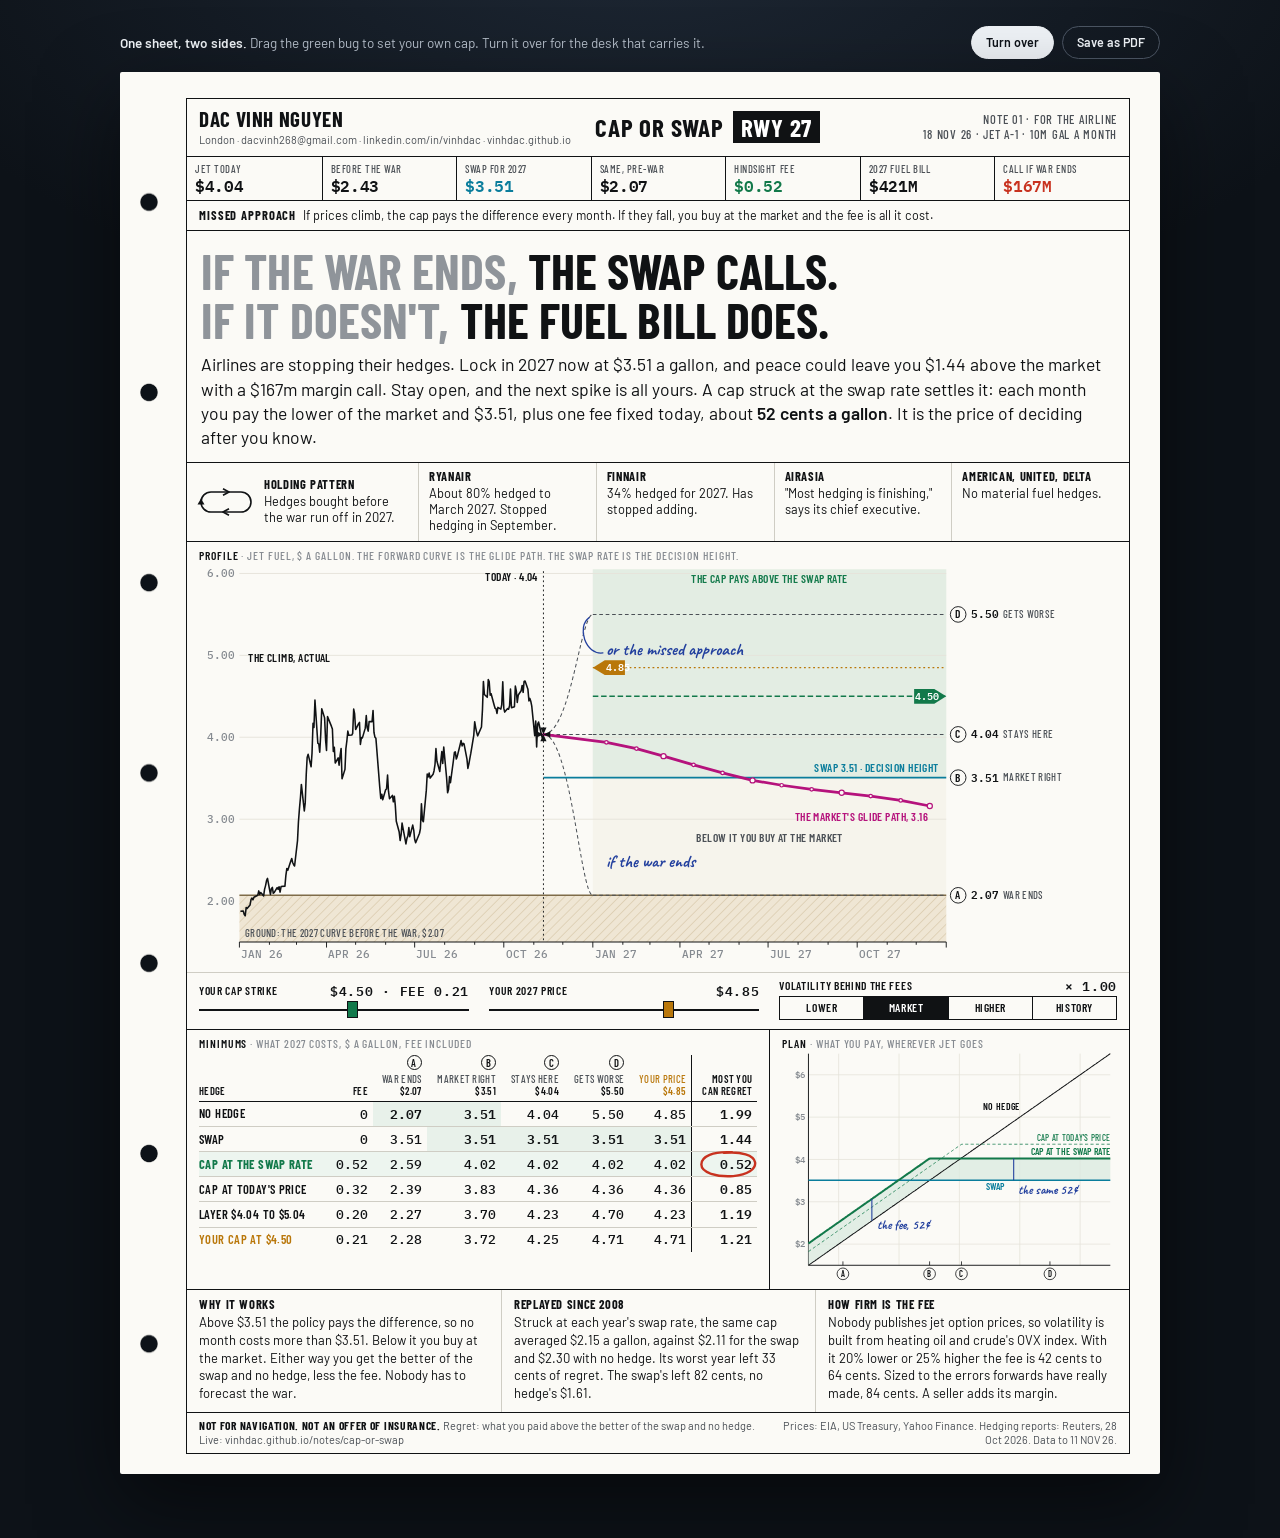
<file: notes/cap-or-swap/index.html>
<!doctype html>
<html lang="en-GB">
<head>
<meta charset="utf-8">
<meta name="viewport" content="width=device-width, initial-scale=1">
<meta name="robots" content="noindex, nofollow">
<title>Cap or swap, runway 27 · Dac Vinh Nguyen</title>
<meta name="description" content="If the war ends, the swap calls. If it doesn't, the fuel bill does. A jet fuel hedging note drawn as an approach chart, with both sides of the policy.">
<meta property="og:title" content="Cap or swap, runway 27">
<meta property="og:description" content="If the war ends, the swap calls. If it doesn't, the fuel bill does.">
<meta property="og:type" content="article">
<meta property="og:url" content="https://vinhdac.github.io/notes/cap-or-swap/">
<meta property="og:image" content="https://vinhdac.github.io/notes/cap-or-swap/og.png">
<meta property="og:image:width" content="1200">
<meta property="og:image:height" content="627">
<meta name="twitter:card" content="summary_large_image">
<link rel="icon" href="data:image/svg+xml,%3Csvg xmlns='http://www.w3.org/2000/svg' viewBox='0 0 512 512'%3E%3Crect width='512' height='512' rx='110' fill='%23fbfaf6'/%3E%3Cg transform='translate(56 56) scale(.78)'%3E%3Cpath fill='%23101214' d='M208.1%2015.4%20C222.0%2013.8%20236.2%2014.2%20250.1%2016.3%20C262.0%2018.2%20273.9%2021.9%20284.7%2027.4%20C294.4%2032.3%20303.6%2038.7%20311.6%2046.2%20C319.5%2053.6%20326.4%2062.2%20331.9%2071.5%20C337.9%2081.5%20342.3%2092.6%20345.0%20104.0%20C348.0%20117.0%20348.6%20130.5%20347.6%20143.7%20C346.5%20156.8%20344.4%20169.8%20340.9%20182.4%20C337.9%20193.6%20333.2%20204.4%20327.1%20214.2%20C322.8%20220.9%20312.2%20230.5%20317.8%20236.2%20C323.9%20242.5%20336.0%20235.6%20343.7%20231.3%20C353.4%20225.8%20362.8%20219.6%20373.1%20215.1%20C383.8%20210.4%20396.2%20207.3%20407.8%20209.3%20C418.5%20211.1%20428.5%20217.9%20435.6%20226.1%20C442.9%20234.4%20448.5%20244.4%20452.8%20254.6%20C457.6%20265.8%20461.0%20277.5%20463.7%20289.4%20C466.6%20302.4%20468.5%20315.8%20469.5%20329.1%20C470.7%20343.2%20470.9%20357.3%20469.5%20371.3%20C468.2%20384.1%20466.1%20397.0%20461.6%20409.0%20C457.6%20419.3%20451.3%20428.8%20444.4%20437.4%20C437.3%20446.2%20428.8%20453.9%20419.9%20460.9%20C408.5%20469.6%20396.4%20477.7%20383.3%20483.7%20C369.6%20489.9%20354.8%20493.9%20339.8%20495.8%20C324.8%20497.6%20309.5%20497.5%20294.3%20497.5%20C279.1%20497.5%20263.9%20497.5%20248.7%20497.5%20C233.4%20497.5%20218.2%20497.5%20203.0%20497.5%20C187.8%20497.5%20172.6%20497.6%20157.3%20497.4%20C142.3%20497.2%20126.9%20496.4%20112.5%20491.9%20C98.4%20487.5%2084.9%20479.6%2074.2%20469.2%20C63.6%20458.9%2055.6%20445.6%2050.3%20431.8%20C45.4%20418.8%2042.2%20405.0%2041.6%20391.2%20C41.0%20378.2%2042.7%20364.9%2046.8%20352.5%20C50.3%20341.8%2055.7%20331.5%2062.0%20322.1%20C68.0%20313.2%2075.2%20304.9%2083.3%20297.7%20C91.3%20290.4%20100.1%20284.0%20108.7%20277.5%20C117.4%20271.0%20126.5%20265.0%20134.5%20257.6%20C139.7%20252.9%20144.6%20246.6%20145.2%20239.6%20C145.6%20236.1%20145.0%20232.2%20143.2%20229.2%20C141.6%20226.3%20138.3%20224.4%20135.2%20223.5%20C131.3%20222.4%20127.2%20222.3%20123.2%20221.8%20C119.2%20221.4%20115.2%20220.9%20111.2%20220.1%20C107.7%20219.3%20104.1%20218.3%20100.8%20216.8%20C97.7%20215.5%2094.7%20213.9%2092.3%20211.6%20C89.9%20209.4%2087.9%20206.5%2086.9%20203.4%20C85.6%20199.9%2085.7%20196.0%2085.7%20192.3%20C85.8%20188.7%2086.1%20184.9%2085.2%20181.4%20C84.3%20178.1%2082.4%20175.1%2081.2%20171.9%20C79.9%20168.6%2079.0%20165.0%2078.9%20161.4%20C78.9%20157.8%2079.7%20154.1%2081.0%20150.7%20C82.2%20147.6%2083.9%20144.7%2086.2%20142.2%20C88.4%20139.8%2091.1%20137.9%2094.1%20136.5%20C97.4%20134.9%20101.1%20134.3%20104.6%20133.2%20C107.8%20132.3%20111.5%20131.0%20113.2%20128.2%20C115.1%20124.9%20115.1%20120.8%20115.8%20117.0%20C116.5%20113.2%20117.2%20109.5%20118.1%20105.7%20C120.0%2098.2%20122.6%2090.8%20125.7%2083.7%20C130.2%2073.6%20136.1%2064.0%20143.3%2055.5%20C150.2%2047.3%20158.4%2040.2%20166.7%2033.3%20C175.4%2026.1%20185.5%2020.0%20196.4%2017.3%20C200.2%2016.4%20204.2%2015.8%20208.1%2015.4ZM199.7%20138.2A23.9%2016.2%20-70.2%201%200%20215.9%2093.3A23.9%2016.2%20-70.2%201%200%20199.7%20138.2ZM200.0%20134.0A15.4%2010.3%20-65.7%201%200%20212.7%20106.0A15.4%2010.3%20-65.7%201%200%20200.0%20134.0ZM130.8%20127.7A22.3%206.2%20-68.8%201%200%20147.0%2086.1A22.3%206.2%20-68.8%201%200%20130.8%20127.7ZM132.4%20122.8A11.0%203.7%20-68.6%201%200%20140.4%20102.2A11.0%203.7%20-68.6%201%200%20132.4%20122.8Z'/%3E%3C/g%3E%3C/svg%3E">
<link rel="preconnect" href="https://fonts.googleapis.com">
<link rel="preconnect" href="https://fonts.gstatic.com" crossorigin>
<link href="https://fonts.googleapis.com/css2?family=Barlow+Condensed:wght@500;600;700&family=Barlow:ital,wght@0,400;0,500;0,600;1,400&family=Caveat:wght@600;700&family=IBM+Plex+Mono:wght@400;500;600&display=swap" rel="stylesheet">
<style>
  :root {
    --night: #0d1218; --paper: #fbfaf6; --ink: #101214; --ink2: #4b5056; --ink3: #858a90; --hair: #cfcdc4; --band: #f3f1e9;
    --mag: #b5127c; --cyan: #0a7d9c; --green: #12794a; --amber: #b9770a; --red: #c8321f;
    --terrain: #efe6d4; --terrain-line: #a8926b;
    --cond: "Barlow Condensed", "Arial Narrow", sans-serif; --body: "Barlow", system-ui, sans-serif;
    --mono: "IBM Plex Mono", ui-monospace, Consolas, monospace; --hand: "Caveat", "Segoe Print", cursive;
  }
  * { box-sizing: border-box; }
  html { background: var(--night); }
  body { margin: 0; min-height: 100vh; color: var(--ink); font: 400 14px/1.42 var(--body); background: radial-gradient(1200px 640px at 50% -80px, #1e2835 0%, var(--night) 66%) fixed; -webkit-font-smoothing: antialiased; }
  a { color: inherit; text-decoration: none; }
  a:hover { text-decoration: underline; }
  .stage { padding: 26px 14px 64px; display: flex; flex-direction: column; align-items: center; gap: 13px; }
  .toolbar { width: min(1040px, 100%); display: flex; justify-content: space-between; align-items: center; gap: 12px; flex-wrap: wrap; color: #b7c0cc; font-size: 13.5px; }
  .toolbar b { color: #eef2f6; font-weight: 600; }
  .tools { display: flex; gap: 8px; }
  button { font: 600 12.5px/1 var(--body); cursor: pointer; }
  .tools button { color: #eef2f6; background: transparent; border: 1px solid #4b5563; border-radius: 999px; padding: 9px 14px; }
  .tools button:hover { border-color: #8d99aa; }
  .tools button.main { background: #eef2f6; color: var(--night); border-color: #eef2f6; }
  button:focus-visible, input:focus-visible { outline: 2px solid var(--cyan); outline-offset: 2px; }

  .book { width: min(1040px, 100%); perspective: 2600px; }
  .leaf { display: grid; transform-style: preserve-3d; transition: transform .95s cubic-bezier(.45,.05,.2,1); }
  .turned .leaf { transform: rotateY(180deg); }
  .face { grid-area: 1 / 1; position: relative; background: var(--paper); border-radius: 2px; padding: 26px 30px 20px 66px; backface-visibility: hidden; -webkit-backface-visibility: hidden; box-shadow: 0 30px 80px rgba(0,0,0,.5); opacity: 0; transition: opacity .6s ease; }
  .in .face { opacity: 1; }
  .face.back { transform: rotateY(180deg); padding: 26px 66px 20px 30px; }
  .holes { position: absolute; top: 2.5%; bottom: 2.5%; left: 14px; width: 30px; background: radial-gradient(circle at 15px 50%, var(--night) 8.2px, rgba(16,18,20,.28) 8.8px, transparent 9.4px) 0 0 / 30px 14.2857% repeat-y; }
  .back .holes { left: auto; right: 14px; }

  .plate { border: 1.7px solid var(--ink); }
  .sec { border-top: 1px solid var(--ink); position: relative; }
  .tab { font: 600 11.5px/1 var(--cond); letter-spacing: .08em; }
  .tab i { font-style: normal; color: var(--ink3); font-weight: 500; }

  .phead { display: grid; grid-template-columns: 1.35fr auto 1fr; align-items: center; gap: 12px; padding: 9px 12px; }
  .nm { font: 700 21px/1 var(--cond); letter-spacing: .03em; }
  .ct { margin-top: 3px; font-size: 11px; color: var(--ink2); white-space: nowrap; }
  .proc { display: flex; align-items: center; gap: 9px; font: 700 25px/1 var(--cond); letter-spacing: .03em; white-space: nowrap; }
  .rw { background: var(--ink); color: #fff; padding: 4px 8px 3px; }
  .dt { text-align: right; font: 500 12.5px/1.25 var(--cond); letter-spacing: .06em; color: var(--ink2); }
  .brief { display: grid; grid-template-columns: repeat(7, 1fr); }
  .brief div { padding: 6px 8px 6px; border-left: 1px solid var(--ink); min-width: 0; }
  .brief div:first-child { border-left: 0; }
  .brief small { display: block; font: 500 10.5px/1.1 var(--cond); letter-spacing: .05em; color: var(--ink2); white-space: nowrap; overflow: hidden; }
  .brief b { display: block; margin-top: 3px; font: 600 16px/1 var(--mono); letter-spacing: -.02em; }
  .brief .m b { color: var(--mag); } .brief .c b { color: var(--cyan); } .brief .g b { color: var(--green); } .brief .r b { color: var(--red); }
  .missed { padding: 6px 12px; font-size: 12.5px; }
  .missed b { font: 700 12.5px/1 var(--cond); letter-spacing: .07em; margin-right: 7px; }

  .title { padding: 15px 14px 13px; }
  h1 { margin: 0 0 8px; font: 700 50px/.98 var(--cond); letter-spacing: .002em; text-transform: uppercase; text-wrap: balance; }
  h1 span { color: #8f949a; }
  .lead { margin: 0; font-size: 17.5px; line-height: 1.38; max-width: 66em; }
  .lead b { font-weight: 600; }

  .hold { display: grid; grid-template-columns: 1.3fr repeat(4, minmax(0, 1fr)); }
  .hold > div { padding: 7px 10px 8px; border-left: 1px solid var(--hair); font-size: 12.8px; line-height: 1.26; min-width: 0; }
  .hold > div:first-child { border-left: 0; display: flex; gap: 9px; align-items: center; }
  .hold b { display: block; font: 700 12.5px/1.05 var(--cond); letter-spacing: .05em; margin-bottom: 2px; }
  .hold svg { flex: none; width: 58px; height: 28px; overflow: visible; }
  .chart { padding: 8px 12px 6px; }
  .chart svg { display: block; width: 100%; height: auto; overflow: visible; touch-action: pan-y; }
  .ctl { display: grid; grid-template-columns: 1fr 1fr 1.25fr; gap: 6px 20px; padding: 7px 12px 9px; border-top: 1px solid var(--hair); align-items: end; }
  .ctl label { display: flex; justify-content: space-between; font: 600 11.5px/1 var(--cond); letter-spacing: .06em; }
  .ctl output { font: 600 12.5px/1 var(--mono); }
  input[type=range] { -webkit-appearance: none; appearance: none; display: block; width: 100%; height: 20px; margin: 2px 0 0; background: transparent; cursor: pointer; }
  input[type=range]::-webkit-slider-runnable-track { height: 2px; background: var(--ink); }
  input[type=range]::-moz-range-track { height: 2px; background: var(--ink); }
  input[type=range]::-webkit-slider-thumb { -webkit-appearance: none; width: 11px; height: 17px; margin-top: -7.5px; background: var(--c, var(--green)); border: 1.5px solid var(--ink); }
  input[type=range]::-moz-range-thumb { width: 9px; height: 15px; border-radius: 0; background: var(--c, var(--green)); border: 1.5px solid var(--ink); }
  .seg { display: flex; border: 1px solid var(--ink); margin-top: 4px; }
  .seg button { flex: 1; background: transparent; border: 0; border-left: 1px solid var(--ink); padding: 5px 2px; font: 600 11.5px/1 var(--cond); letter-spacing: .05em; color: var(--ink); white-space: nowrap; }
  .seg button:first-child { border-left: 0; }
  .seg button[aria-pressed=true] { background: var(--ink); color: #fff; }

  .low { display: grid; grid-template-columns: minmax(0, 1.62fr) minmax(0, 1fr); }
  .low > div { min-width: 0; }
  .plan { border-left: 1px solid var(--ink); }
  .mins { padding: 8px 12px 9px; }
  table { border-collapse: collapse; width: 100%; }
  .min { margin-top: 6px; font: 500 13px/1 var(--mono); }
  .min th { font: 600 10.5px/1.08 var(--cond); letter-spacing: .03em; text-align: right; padding: 0 5px 5px; vertical-align: bottom; border-bottom: 1.4px solid var(--ink); }
  .min th:first-child { text-align: left; padding-left: 0; }
  .min th em { display: inline-block; font-style: normal; width: 15px; height: 15px; line-height: 14px; text-align: center; border: 1px solid var(--ink); border-radius: 50%; margin-bottom: 3px; font-size: 10.5px; }
  .min th span { display: block; color: var(--ink2); font-weight: 500; }
  .min td { text-align: right; padding: 5.5px 5px; border-bottom: 1px solid var(--hair); position: relative; }
  .min td:first-child { text-align: left; padding-left: 0; font: 600 12.5px/1.05 var(--cond); letter-spacing: .03em; white-space: nowrap; }
  .min td.best { font-weight: 600; background: #e8f1ea; }
  .min td.worst { font-weight: 600; border-left: 1.4px solid var(--ink); }
  .min th.worst { border-left: 1.4px solid var(--ink); color: var(--ink); }
  .min tr.hind td { background: #edf5ef; }
  .min tr.hind td.best { background: #d9ebdf; }
  .min tr.hind td:first-child { color: var(--green); font-weight: 700; }
  .min tr.mine td:first-child { color: var(--amber); }
  .min tr:last-child td { border-bottom: 0; }
  .circled::after { content: ""; position: absolute; inset: -2px -1px -3px 7px; background: url("data:image/svg+xml,%3Csvg xmlns='http://www.w3.org/2000/svg' viewBox='0 0 100 50' preserveAspectRatio='none'%3E%3Cpath d='M56 4C24 2 4 11 4 25c0 14 26 22 54 20 24-2 39-12 37-24C93 9 72 2 42 5' fill='none' stroke='%23c8321f' stroke-width='2.4' stroke-linecap='round' vector-effect='non-scaling-stroke'/%3E%3C/svg%3E") center / 100% 100% no-repeat; pointer-events: none; }

  .notes { display: grid; grid-template-columns: repeat(3, 1fr); }
  .notes p { margin: 0; padding: 8px 12px 9px; font-size: 13px; line-height: 1.36; border-left: 1px solid var(--hair); }
  .notes p:first-child { border-left: 0; }
  .notes b { display: block; font: 700 12.5px/1 var(--cond); letter-spacing: .05em; margin-bottom: 4px; text-transform: uppercase; }
  .pfoot { display: flex; justify-content: space-between; gap: 14px; padding: 6px 12px; font-size: 11px; line-height: 1.3; color: var(--ink2); }
  .pfoot b { font: 700 11.5px/1.1 var(--cond); letter-spacing: .06em; color: var(--ink); }
  .pfoot .src { text-align: right; }

  /* the charts' words */
  .a { font: 500 11.5px var(--mono); fill: var(--ink3); }
  .l { font: 600 12.5px var(--cond); letter-spacing: .04em; fill: var(--ink); }
  .l2 { font: 500 11.5px var(--cond); letter-spacing: .03em; fill: var(--ink2); }
  .v { font: 600 12px var(--mono); fill: var(--ink); }
  .h { font: 700 19px var(--hand); fill: #23409e; }
  .pen { fill: none; stroke: #23409e; stroke-width: 1.4; stroke-linecap: round; }
  .grid { stroke: #e6e3da; stroke-width: 1; }
  .bugline { stroke-width: 1.4; stroke-dasharray: 5 3; }
  .bug { cursor: ns-resize; }

  /* the back */
  .rw3 { display: grid; grid-template-columns: repeat(3, minmax(0, 1fr)); }
  .rw3 > div { padding: 7px 10px 6px; border-left: 1px solid var(--hair); min-width: 0; }
  .rw3 > div:first-child { border-left: 0; }
  .rw3 svg { display: block; width: 100%; height: auto; margin-top: 3px; overflow: visible; }
  .rwt { display: flex; justify-content: space-between; align-items: baseline; font: 700 14px/1 var(--cond); letter-spacing: .05em; }
  .rwt span { font-weight: 500; font-size: 12px; color: var(--ink2); }
  .stat { margin-top: 4px; display: grid; grid-template-columns: repeat(4, 1fr); gap: 3px; }
  .stat div { font: 500 9.8px/1.1 var(--cond); letter-spacing: .03em; color: var(--ink2); }
  .stat b { display: block; font: 600 12.5px/1.1 var(--mono); color: var(--ink); letter-spacing: -.02em; margin-top: 1px; }
  .legend { display: flex; gap: 14px; font: 500 11px/1 var(--cond); letter-spacing: .04em; color: var(--ink2); flex-wrap: wrap; }
  .legend i { display: inline-block; width: 16px; height: 0; border-top: 2px solid; vertical-align: 3px; margin-right: 4px; }
  .legend i.box { height: 9px; border: 0; vertical-align: -1px; }
  .rhead { display: flex; justify-content: space-between; gap: 12px; align-items: baseline; padding: 7px 12px 0; flex-wrap: wrap; }
  .flog { padding: 7px 12px 4px; border-top: 1px solid var(--hair); }
  .flog svg { display: block; width: 100%; height: auto; margin-top: 3px; overflow: visible; }
  .takeaway { margin: 0; padding: 6px 12px 8px; font-size: 13.5px; border-top: 1px solid var(--hair); }
  .takeaway b { font-weight: 600; }
  .bctl { display: flex; gap: 16px; flex-wrap: wrap; padding: 6px 12px 7px; border-top: 1px solid var(--hair); }
  .bctl > div { display: flex; align-items: center; gap: 7px; font: 600 11.5px/1 var(--cond); letter-spacing: .06em; }
  .bctl .seg { margin-top: 0; }
  .bctl .seg button { padding: 4px 8px; }
  .three { display: grid; grid-template-columns: minmax(0, 1.14fr) minmax(0, .92fr) minmax(0, 1fr); }
  .three > div { padding: 8px 11px 8px; border-left: 1px solid var(--ink); min-width: 0; }
  .three > div:first-child { border-left: 0; }
  .three svg { display: block; width: 100%; height: auto; margin-top: 4px; overflow: visible; }
  .three p { margin: 5px 0 0; font-size: 12.8px; line-height: 1.33; }
  .big { display: flex; gap: 14px; margin-top: 6px; }
  .big div { font: 500 10.5px/1.12 var(--cond); letter-spacing: .03em; color: var(--ink2); }
  .big b { display: block; font: 600 25px/1 var(--mono); letter-spacing: -.04em; color: var(--ink); margin-bottom: 2px; }
  .big .u b { color: var(--red); }
  .alt { margin-top: 6px; font: 500 12.5px/1 var(--mono); }
  .alt th { font: 600 10.3px/1.05 var(--cond); letter-spacing: .03em; text-align: right; padding: 0 3px 4px; border-bottom: 1.4px solid var(--ink); vertical-align: bottom; }
  .alt th:first-child, .alt td:first-child { text-align: left; padding-left: 0; }
  .alt td { text-align: right; padding: 5px 3px; border-bottom: 1px solid var(--hair); }
  .alt td:first-child { font: 600 12px/1.05 var(--cond); letter-spacing: .03em; white-space: nowrap; }
  .alt .neg { color: var(--red); }
  .two { display: grid; grid-template-columns: 1fr 1.08fr; }
  .two > div { padding: 8px 12px 9px; font-size: 13px; line-height: 1.36; min-width: 0; }
  .two > div + div { border-left: 1px solid var(--ink); }
  .two ul { margin: 4px 0 0; padding: 0; list-style: none; }
  .two li { padding-left: 11px; position: relative; margin-top: 2px; }
  .two li::before { content: ""; position: absolute; left: 0; top: .52em; width: 5px; height: 5px; background: var(--ink); transform: rotate(45deg); }
  .two p { margin: 4px 0 0; }
  .sig { display: flex; align-items: center; gap: 8px; margin-top: 3px; }
  .sig span { font: 700 25px/1 var(--hand); color: #23409e; transform: rotate(-2deg); }
  .sig svg { width: 19px; height: 19px; }
  .last { font-style: italic; }

  .why { position: fixed; z-index: 30; max-width: 270px; padding: 7px 9px; background: var(--ink); color: #f1f2f3; font: 400 12px/1.35 var(--body); border-radius: 2px; pointer-events: none; opacity: 0; transition: opacity .12s; }
  .why.on { opacity: 1; }
  [data-why] { cursor: help; }

  @media screen and (max-width: 860px) {
    .face { padding: 12px 12px 12px 34px; } .face.back { padding: 12px 34px 12px 12px; }
    .holes { left: 6px; width: 18px; background-size: 18px 14.2857%; background-image: radial-gradient(circle at 9px 50%, var(--night) 5px, transparent 5.6px); }
    .back .holes { right: 6px; }
    .phead { grid-template-columns: minmax(0, 1fr); gap: 6px; } .dt { text-align: left; } .ct { white-space: normal; } .proc { flex-wrap: wrap; font-size: 22px; }
    .hold { grid-template-columns: repeat(2, minmax(0, 1fr)); } .hold > div:first-child { grid-column: 1 / -1; }
    .brief { grid-template-columns: repeat(2, 1fr); } .brief div { border-left: 0; border-top: 1px solid var(--hair); } .brief small { white-space: normal; }
    h1 { font-size: 36px; } .lead { font-size: 16.5px; }
    .ctl { grid-template-columns: 1fr; } .low, .notes, .rw3, .three, .two { grid-template-columns: minmax(0, 1fr); }
    .plan, .three > div, .two > div + div, .notes p, .rw3 > div { border-left: 0; border-top: 1px solid var(--hair); }
    .mins { overflow-x: auto; } .min { min-width: 470px; }
    .pfoot { flex-direction: column; } .pfoot .src { text-align: left; }
  }
  @media (prefers-reduced-motion: reduce) { .leaf, .face { transition: none; } }

  @page { size: A4; margin: 0; }
  @media print {
    * { -webkit-print-color-adjust: exact; print-color-adjust: exact; }
    html, body { background: #fff !important; }
    .stage { padding: 0; display: block; }
    .toolbar, .ctl, .bctl, .web, .why { display: none !important; }
    .book { width: auto; perspective: none; }
    .leaf { display: block; transform: none !important; transition: none; }
    .face, .face.back { width: 210mm; height: 296.5mm; overflow: hidden; transform: none !important; backface-visibility: visible; -webkit-backface-visibility: visible; opacity: 1 !important; box-shadow: none; border-radius: 0; padding: 7mm 8mm 5mm 16mm; break-after: page; page-break-after: always; display: flex; }
    .face.back { padding: 7mm 16mm 5mm 8mm; break-after: auto; page-break-after: auto; }
    .plate { flex: 1; display: flex; flex-direction: column; min-width: 0; }
    .grow { flex: 1; }
    .holes { left: 4mm; width: 7mm; top: 2%; bottom: 2%; background: radial-gradient(circle at 3.5mm 50%, #fff 1.9mm, #b9b7ae 2mm, #fff 2.15mm, transparent 2.3mm) 0 0 / 7mm 14.2857% repeat-y; }
    .back .holes { left: auto; right: 4mm; }
    body { font-size: 8.6pt; }
    .phead { padding: 1.8mm 2.6mm; } .nm { font-size: 13pt; } .ct { font-size: 6.6pt; margin-top: .4mm; }
    .proc { font-size: 15.5pt; gap: 1.6mm; } .rw { padding: .8mm 1.6mm .6mm; } .dt { font-size: 7.6pt; }
    .brief div { padding: 1.1mm 1.5mm; } .brief small { font-size: 6.2pt; } .brief b { font-size: 9.8pt; margin-top: .6mm; }
    .missed { padding: 1.1mm 2.6mm; font-size: 7.9pt; } .missed b { font-size: 7.9pt; }
    .title { padding: 3mm 2.8mm 2.7mm; } h1 { font-size: 29pt; margin-bottom: 1.6mm; } .lead { font-size: 10.1pt; line-height: 1.33; max-width: none; }
    .hold > div { padding: 1.3mm 2mm 1.5mm; font-size: 7.6pt; line-height: 1.24; } .hold b { font-size: 7.4pt; margin-bottom: .3mm; } .hold svg { width: 10mm; height: 4.8mm; } .hold > div:first-child { gap: 1.6mm; }
    .chart { padding: 1.5mm 2.4mm 1mm; } .tab { font-size: 7.1pt; }
    .mins { padding: 1.6mm 2.4mm 1.4mm; } .min { margin-top: 1.4mm; font-size: 8.8pt; }
    .min th { font-size: 6.4pt; padding: 0 1mm 1mm; } .min th em { width: 3.2mm; height: 3.2mm; line-height: 3mm; font-size: 6.3pt; margin-bottom: .6mm; }
    .min td { padding: 1.75mm 1mm; } .min td:first-child { font-size: 8pt; }
    .notes p { padding: 1.6mm 2.4mm 1.8mm; font-size: 7.9pt; line-height: 1.32; } .notes b { font-size: 7.7pt; margin-bottom: .8mm; }
    .pfoot { padding: 1.2mm 2.4mm; font-size: 6.4pt; } .pfoot b { font-size: 7pt; }
    .rhead { padding: 1.5mm 2.4mm 0; } .legend { font-size: 6.6pt; gap: 3mm; } .legend i { width: 3.4mm; margin-right: .8mm; vertical-align: 1.8pt; } .legend i.box { height: 1.8mm; vertical-align: -.3pt; }
    .flog { padding: 1.4mm 2.4mm .6mm; }
    .rw3 > div { padding: 1.2mm 2mm 1.2mm; } .rwt { font-size: 8.8pt; } .rwt span { font-size: 7.2pt; }
    .stat div { font-size: 5.9pt; } .stat b { font-size: 7.7pt; }
    .takeaway { padding: 1.3mm 2.5mm 1.6mm; font-size: 8.3pt; }
    .three > div { padding: 1.6mm 2.2mm 1.6mm; } .three p { font-size: 7.9pt; line-height: 1.31; margin-top: 1mm; }
    .big { gap: 3mm; margin-top: 1.1mm; } .big div { font-size: 6.4pt; } .big b { font-size: 15.5pt; }
    .alt { font-size: 7.6pt; margin-top: 1.1mm; } .alt th { font-size: 6.2pt; padding: 0 .7mm .8mm; } .alt td { padding: .95mm .7mm; } .alt td:first-child { font-size: 7.3pt; }
    .two > div { padding: 1.6mm 2.4mm 1.8mm; font-size: 8pt; line-height: 1.32; } .two p { margin-top: .8mm; } .two li { margin-top: .4mm; padding-left: 2.2mm; }
    .sig span { font-size: 15pt; } .sig svg { width: 4mm; height: 4mm; } .sig { margin-top: .4mm; gap: 1.5mm; }
  }
</style>
</head>
<body>
<div class="stage">
  <div class="toolbar">
    <span><b>One sheet, two sides.</b> Drag the green bug to set your own cap. Turn it over for the desk that carries it.</span>
    <span class="tools"><button id="flip" class="main" type="button">Turn over</button><button id="print" type="button">Save as PDF</button></span>
  </div>
  <div class="book" id="book"><div class="leaf">

    <article class="face front" id="front">
      <div class="holes"></div>
      <div class="plate">
        <header class="phead">
          <div><div class="nm">DAC VINH NGUYEN</div><div class="ct">London · <a href="mailto:dacvinh268@gmail.com">dacvinh268@gmail.com</a> · <a href="https://www.linkedin.com/in/vinhdac">linkedin.com/in/vinhdac</a> · <a href="https://vinhdac.github.io/">vinhdac.github.io</a></div></div>
          <div class="proc">CAP OR SWAP <span class="rw">RWY 27</span></div>
          <div class="dt">NOTE 01 · FOR THE AIRLINE<br>18 NOV 26 · JET A-1 · 10M GAL A MONTH</div>
        </header>
        <div class="brief sec">
          <div data-why="US Gulf Coast jet fuel spot price, EIA, 11 November 2026."><small>JET TODAY</small><b>$4.04</b></div>
          <div data-why="The same price on 27 February 2026, the last trading day before the jump."><small>BEFORE THE WAR</small><b>$2.43</b></div>
          <div class="c" data-why="Discount-weighted average of the twelve 2027 jet forwards: each listed heating oil contract plus today's jet differential."><small>SWAP FOR 2027</small><b>$3.51</b></div>
          <div data-why="What the same twelve months were worth as a swap on 27 February 2026."><small>SAME, PRE-WAR</small><b>$2.07</b></div>
          <div class="g" data-why="Fair value of a cap struck at the swap rate, carried to each settlement date. Before any seller's margin."><small>HINDSIGHT FEE</small><b id="b-fee">$0.52</b></div>
          <div data-why="120 million gallons at the swap rate."><small>2027 FUEL BILL</small><b>$421M</b></div>
          <div class="r" data-why="Daily margin, no threshold, if the whole 2027 curve fell back to its pre-war level with all twelve months still to run."><small>CALL IF WAR ENDS</small><b>$167M</b></div>
        </div>
        <div class="missed sec"><b>MISSED APPROACH</b>If prices climb, the cap pays the difference every month. If they fall, you buy at the market and the fee is all it cost.</div>
        <section class="title sec">
          <h1><span>If the war ends,</span> the swap calls. <span>If it doesn't,</span> the fuel bill does.</h1>
          <p class="lead">Airlines are stopping their hedges. Lock in 2027 now at $3.51 a gallon, and peace could leave you $1.44 above the market with a $167m margin call. Stay open, and the next spike is all yours. A cap struck at the swap rate settles it: each month you pay the lower of the market and $3.51, plus one fee fixed today, about <b>52 cents a gallon</b>. It is the price of deciding after you know.</p>
        </section>
        <section class="hold sec">
          <div><svg viewBox="0 0 58 28" aria-hidden="true"><path d="M14 4 H44 A10 10 0 0 1 44 24 H14 A10 10 0 0 1 14 4 Z" fill="none" stroke="#101214" stroke-width="1.6"/><path d="M26 0.8 L32 4 L26 7.2 M32 20.8 L26 24 L32 27.2" fill="none" stroke="#101214" stroke-width="1.6" stroke-linejoin="round"/><path d="M4 11 L7.5 17 L.5 17 Z" fill="#101214" transform="translate(0 -.5)"/></svg><span><b>HOLDING PATTERN</b>Hedges bought before the war run off in 2027.</span></div>
          <div><b>RYANAIR</b>About 80% hedged to March 2027. Stopped hedging in September.</div>
          <div><b>FINNAIR</b>34% hedged for 2027. Has stopped adding.</div>
          <div><b>AIRASIA</b>"Most hedging is finishing," says its chief executive.</div>
          <div><b>AMERICAN, UNITED, DELTA</b>No material fuel hedges.</div>
        </section>
        <section class="sec grow">
          <div class="chart"><div class="tab">PROFILE <i>· JET FUEL, $ A GALLON. THE FORWARD CURVE IS THE GLIDE PATH. THE SWAP RATE IS THE DECISION HEIGHT.</i></div><svg id="profile" role="img" aria-label="Jet fuel rose from about two dollars to four dollars during 2026. The forward curve for 2027 descends from today's price to about three dollars sixteen. The swap rate of three dollars fifty-one sits on that path."></svg></div>
          <div class="ctl web">
            <div style="--c:var(--green)"><label for="k">YOUR CAP STRIKE <output id="ok"></output></label><input id="k" type="range" min="2.5" max="6" step="0.01"></div>
            <div style="--c:var(--amber)"><label for="x">YOUR 2027 PRICE <output id="ox"></output></label><input id="x" type="range" min="1.5" max="6.5" step="0.01"></div>
            <div><label>VOLATILITY BEHIND THE FEES <output id="os"></output></label><div class="seg" id="scale"></div></div>
          </div>
        </section>
        <section class="low sec">
          <div class="mins"><div class="tab">MINIMUMS <i>· WHAT 2027 COSTS, $ A GALLON, FEE INCLUDED</i></div>
            <table class="min" id="mins"></table>
          </div>
          <div class="plan"><div class="chart"><div class="tab">PLAN <i>· WHAT YOU PAY, WHEREVER JET GOES</i></div><svg id="payoff" role="img" aria-label="What each hedge costs at any 2027 jet price. The cap at the swap rate runs a fixed fee above the better of no hedge and the swap."></svg></div></div>
        </section>
        <section class="notes sec">
          <p><b>Why it works</b>Above $3.51 the policy pays the difference, so no month costs more than $3.51. Below it you buy at the market. Either way you get the better of the swap and no hedge, less the fee. Nobody has to forecast the war.</p>
          <p><b>Replayed since 2008</b>Struck at each year's swap rate, the same cap averaged $2.15 a gallon, against $2.11 for the swap and $2.30 with no hedge. Its worst year left 33 cents of regret. The swap's left 82 cents, no hedge's $1.61.</p>
          <p><b>How firm is the fee</b>Nobody publishes jet option prices, so volatility is built from heating oil and crude's OVX index. With it 20% lower or 25% higher the fee is 42 cents to 64 cents. Sized to the errors forwards have really made, 84 cents. A seller adds its margin.</p>
        </section>
        <footer class="pfoot sec"><span><b>NOT FOR NAVIGATION. NOT AN OFFER OF INSURANCE.</b> Regret: what you paid above the better of the swap and no hedge. Live: <a href="https://vinhdac.github.io/notes/cap-or-swap/">vinhdac.github.io/notes/cap-or-swap</a></span><span class="src">Prices: EIA, US Treasury, Yahoo Finance. Hedging reports: Reuters, 28 Oct 2026. Data to 11 NOV 26.</span></footer>
      </div>
    </article>

    <article class="face back" id="back">
      <div class="holes"></div>
      <div class="plate">
        <header class="phead">
          <div><div class="nm">DAC VINH NGUYEN</div><div class="ct"><a href="https://github.com/VinhDac/jet-fuel-cap">github.com/VinhDac/jet-fuel-cap</a> · 11 checks passed · 14 planted faults caught</div></div>
          <div class="proc">THE OTHER SIDE <span class="rw">RWY 20 22 26</span></div>
          <div class="dt">NOTE 01 · FOR THE DESK<br>18 NOV 26 · GROUND IS ZERO</div>
        </header>
        <section class="title sec">
          <h1><span>The margin call doesn't vanish.</span> It shrinks, and it turns around.</h1>
          <p class="lead">A policy takes the margin call away from the airline. If the desk carrying the risk hedges it in futures, the call comes back far smaller and from the other side. The airline's came when prices fell. The desk's biggest comes when they spike, and its own hedge gains pay for most of it. Here is a cap struck 10% above the swap, sold each December and replayed day by day.</p>
        </section>
        <section class="sec grow">
          <div class="rhead"><div class="tab">APPROACHES <i>· CASH ON 10M GALLONS A MONTH, $M</i></div><div class="legend"><span><i style="border-color:var(--green)"></i>SELLER'S CASH, AFTER MARGIN</span><span><i class="box" style="background:var(--amber);opacity:.45"></i>INITIAL MARGIN HELD</span><span><i style="border-color:var(--red)"></i>CASH THE SWAP CALLS FROM THE AIRLINE</span></div></div>
          <div class="rw3" id="rws"></div>
          <div class="bctl web">
            <div>HEDGE <span class="seg" id="inst"></span></div>
            <div>POLICY LIMIT <span class="seg" id="lim"></span></div>
          </div>
          <div class="flog"><div class="tab">FLIGHT LOG <i>· THE MOST CASH EACH SIDE HAD TO FIND IN A YEAR, $M</i></div><svg id="flog" role="img" aria-label="For each year since 2008, the largest margin call on the airline's swap and the largest cash shortfall of the seller."></svg></div>
          <p class="takeaway">In 19 years the seller's cash, after initial margin, never fell more than <b>$16m</b> below zero. The airline's swap called more than $20m in <b>12 of them</b>, and <b>$111m</b> in the worst. The price of that safety is a hedge that must work on the days it matters.</p>
        </section>
        <section class="three sec">
          <div><div class="tab">THIS POLICY HAS TWO PRICES</div>
            <div class="big"><div><b>4.5¢</b>TRADER: WHAT IT COSTS<br>TO REPLICATE</div><div class="u"><b>11.4¢</b>UNDERWRITER: WHAT SUCH<br>COVER HAS PAID</div></div>
            <svg id="prices" role="img" aria-label="Replication cost and historical claims for caps at four strikes. Claims are about two to three times replication."></svg>
            <p>Per $1 of swap rate, for a cap 10% above the swap, 2008 to 2026. Claims ran 2.6 times the trader's price, 1.7 times before 2026. The 90% range on the claims is 4.8¢ to 19.1¢.</p>
          </div>
          <div><div class="tab">FLIGHT LEVELS <i>· ABOVE THE STRIKE</i></div>
            <svg id="layers" role="img" aria-label="Share of premium and of claims in each layer above the strike."></svg>
            <p>In 2026 the cover more than $1 above the strike was <b>1%</b> of the premium and <b>43%</b> of the claims. Priced off the market, the top of the policy looks free. It is not.</p>
          </div>
          <div><div class="tab">ALTERNATES <i>· RESULT OF THE BOOK, $M</i></div>
            <table class="alt" id="alts"></table>
            <p>Premium minus claims, plus the hedge. Heating oil explained 70% of jet's daily moves in 2026, Brent 43%. $66m of heating oil's $76m came in 2022 alone, so do not bank it.</p>
          </div>
        </section>
        <section class="two sec">
          <div><div class="tab">NOTAM <i>· NOT VISIBLE FROM OUTSIDE</i></div>
            <ul><li>Real option quotes. The fees use public proxies.</li><li>The policy wording: index, limit, settlement.</li><li>How the risk is carried. This side assumes listed futures; if it is laid off, these numbers are the reinsurer's.</li><li>Gulf Coast prices stand in for the airline's own. Initial margin is a rule, not the exchange's schedule.</li></ul>
          </div>
          <div><div class="tab">REQUEST</div>
            <p>You sign off every number a client sees. I priced Asian options in C++, reported that Kupiec rejected all five of my VaR models rather than show the flattering one, and built an app whose AI cannot state a figure the app did not compute. You have the quotes and the wording. I would like to do this work on them.</p>
            <p class="last">If any number here is wrong, I would like to be the first to know.</p>
            <div class="sig"><span>Dac Vinh Nguyen</span><svg viewBox="0 0 512 512" role="img" aria-label="a duck, my mark"><path fill="#101214" d="M208.1 15.4 C222.0 13.8 236.2 14.2 250.1 16.3 C262.0 18.2 273.9 21.9 284.7 27.4 C294.4 32.3 303.6 38.7 311.6 46.2 C319.5 53.6 326.4 62.2 331.9 71.5 C337.9 81.5 342.3 92.6 345.0 104.0 C348.0 117.0 348.6 130.5 347.6 143.7 C346.5 156.8 344.4 169.8 340.9 182.4 C337.9 193.6 333.2 204.4 327.1 214.2 C322.8 220.9 312.2 230.5 317.8 236.2 C323.9 242.5 336.0 235.6 343.7 231.3 C353.4 225.8 362.8 219.6 373.1 215.1 C383.8 210.4 396.2 207.3 407.8 209.3 C418.5 211.1 428.5 217.9 435.6 226.1 C442.9 234.4 448.5 244.4 452.8 254.6 C457.6 265.8 461.0 277.5 463.7 289.4 C466.6 302.4 468.5 315.8 469.5 329.1 C470.7 343.2 470.9 357.3 469.5 371.3 C468.2 384.1 466.1 397.0 461.6 409.0 C457.6 419.3 451.3 428.8 444.4 437.4 C437.3 446.2 428.8 453.9 419.9 460.9 C408.5 469.6 396.4 477.7 383.3 483.7 C369.6 489.9 354.8 493.9 339.8 495.8 C324.8 497.6 309.5 497.5 294.3 497.5 C279.1 497.5 263.9 497.5 248.7 497.5 C233.4 497.5 218.2 497.5 203.0 497.5 C187.8 497.5 172.6 497.6 157.3 497.4 C142.3 497.2 126.9 496.4 112.5 491.9 C98.4 487.5 84.9 479.6 74.2 469.2 C63.6 458.9 55.6 445.6 50.3 431.8 C45.4 418.8 42.2 405.0 41.6 391.2 C41.0 378.2 42.7 364.9 46.8 352.5 C50.3 341.8 55.7 331.5 62.0 322.1 C68.0 313.2 75.2 304.9 83.3 297.7 C91.3 290.4 100.1 284.0 108.7 277.5 C117.4 271.0 126.5 265.0 134.5 257.6 C139.7 252.9 144.6 246.6 145.2 239.6 C145.6 236.1 145.0 232.2 143.2 229.2 C141.6 226.3 138.3 224.4 135.2 223.5 C131.3 222.4 127.2 222.3 123.2 221.8 C119.2 221.4 115.2 220.9 111.2 220.1 C107.7 219.3 104.1 218.3 100.8 216.8 C97.7 215.5 94.7 213.9 92.3 211.6 C89.9 209.4 87.9 206.5 86.9 203.4 C85.6 199.9 85.7 196.0 85.7 192.3 C85.8 188.7 86.1 184.9 85.2 181.4 C84.3 178.1 82.4 175.1 81.2 171.9 C79.9 168.6 79.0 165.0 78.9 161.4 C78.9 157.8 79.7 154.1 81.0 150.7 C82.2 147.6 83.9 144.7 86.2 142.2 C88.4 139.8 91.1 137.9 94.1 136.5 C97.4 134.9 101.1 134.3 104.6 133.2 C107.8 132.3 111.5 131.0 113.2 128.2 C115.1 124.9 115.1 120.8 115.8 117.0 C116.5 113.2 117.2 109.5 118.1 105.7 C120.0 98.2 122.6 90.8 125.7 83.7 C130.2 73.6 136.1 64.0 143.3 55.5 C150.2 47.3 158.4 40.2 166.7 33.3 C175.4 26.1 185.5 20.0 196.4 17.3 C200.2 16.4 204.2 15.8 208.1 15.4ZM199.7 138.2A23.9 16.2 -70.2 1 0 215.9 93.3A23.9 16.2 -70.2 1 0 199.7 138.2ZM200.0 134.0A15.4 10.3 -65.7 1 0 212.7 106.0A15.4 10.3 -65.7 1 0 200.0 134.0ZM130.8 127.7A22.3 6.2 -68.8 1 0 147.0 86.1A22.3 6.2 -68.8 1 0 130.8 127.7ZM132.4 122.8A11.0 3.7 -68.6 1 0 140.4 102.2A11.0 3.7 -68.6 1 0 132.4 122.8Z"/></svg></div>
          </div>
        </section>
        <footer class="pfoot sec"><span><b>NOT FOR NAVIGATION. NOT AN OFFER OF INSURANCE.</b> Code, data sources and every check: <a href="https://github.com/VinhDac/jet-fuel-cap">github.com/VinhDac/jet-fuel-cap</a></span><span class="src">Premiums are fair values on public proxies. Hedged daily in the front contract. 2026 to 11 NOV 26, open months at model value.</span></footer>
      </div>
    </article>

  </div></div>
</div>
<div class="why" id="why"></div>

<script>
(function () {
  "use strict";
  var D = {"cover":{"t0":"2026-11-11","spot":4.035,"S":3.506615,"F":[3.939,3.8608,3.7692,3.6625,3.5643,3.4732,3.4142,3.3644,3.3222,3.2815,3.2297,3.1611],"df":[0.9901533,0.9867721,0.9830421,0.9794458,0.9757435,0.9721739,0.9684991,0.9648382,0.9613085,0.9576748,0.9541713,0.9505645],"sigma":[0.545361,0.532911,0.521322,0.510519,0.500437,0.491016,0.482202,0.473945,0.466202,0.458931,0.452096,0.445664]},"climb":[["2026-01-02",1.877],["2026-01-05",1.88],["2026-01-06",1.835],["2026-01-07",1.821],["2026-01-08",1.922],["2026-01-09",1.909],["2026-01-12",1.953],["2026-01-13",2.021],["2026-01-14",2.037],["2026-01-15",2.017],["2026-01-16",2.047],["2026-01-20",2.071],["2026-01-21",2.124],["2026-01-22",2.081],["2026-01-23",2.105],["2026-01-26",2.064],["2026-01-27",2.143],["2026-01-28",2.189],["2026-01-29",2.248],["2026-01-30",2.277],["2026-02-02",2.082],["2026-02-03",2.15],["2026-02-04",2.167],["2026-02-05",2.095],["2026-02-06",2.106],["2026-02-09",2.165],["2026-02-10",2.143],["2026-02-11",2.176],["2026-02-12",2.11],["2026-02-13",2.177],["2026-02-17",2.183],["2026-02-18",2.311],["2026-02-19",2.399],["2026-02-20",2.376],["2026-02-23",2.485],["2026-02-24",2.52],["2026-02-25",2.47],["2026-02-26",2.444],["2026-02-27",2.428],["2026-03-02",2.738],["2026-03-03",2.966],["2026-03-04",3.126],["2026-03-05",3.263],["2026-03-06",3.424],["2026-03-09",3.1],["2026-03-10",3.199],["2026-03-11",3.544],["2026-03-12",3.753],["2026-03-13",3.792],["2026-03-16",3.639],["2026-03-17",3.806],["2026-03-18",4.171],["2026-03-19",4.12],["2026-03-20",4.454],["2026-03-23",3.929],["2026-03-24",3.917],["2026-03-25",3.819],["2026-03-26",4.032],["2026-03-27",4.348],["2026-03-30",4.237],["2026-03-31",3.965],["2026-04-01",3.839],["2026-04-02",4.252],["2026-04-06",4.136],["2026-04-07",4.1],["2026-04-08",3.825],["2026-04-09",3.878],["2026-04-10",3.685],["2026-04-13",3.748],["2026-04-14",3.659],["2026-04-15",3.78],["2026-04-16",3.864],["2026-04-17",3.493],["2026-04-20",3.608],["2026-04-21",3.862],["2026-04-22",3.96],["2026-04-23",4.075],["2026-04-24",4.024],["2026-04-27",4.027],["2026-04-28",4.047],["2026-04-29",4.344],["2026-04-30",4.287],["2026-05-01",4.094],["2026-05-04",4.163],["2026-05-05",4.182],["2026-05-06",3.913],["2026-05-07",3.996],["2026-05-08",3.992],["2026-05-11",4.111],["2026-05-12",4.265],["2026-05-13",4.117],["2026-05-14",4.075],["2026-05-15",4.193],["2026-05-18",4.191],["2026-05-19",4.328],["2026-05-20",4.059],["2026-05-21",3.999],["2026-05-22",3.987],["2026-05-26",3.392],["2026-05-27",3.253],["2026-05-28",3.304],["2026-05-29",3.237],["2026-06-01",3.359],["2026-06-02",3.369],["2026-06-03",3.538],["2026-06-04",3.341],["2026-06-05",3.25],["2026-06-08",3.29],["2026-06-09",3.212],["2026-06-10",3.28],["2026-06-11",3.171],["2026-06-12",2.974],["2026-06-15",2.847],["2026-06-16",2.74],["2026-06-17",2.815],["2026-06-18",2.952],["2026-06-22",2.698],["2026-06-23",2.765],["2026-06-24",2.794],["2026-06-25",2.898],["2026-06-26",2.786],["2026-06-29",2.928],["2026-06-30",2.867],["2026-07-01",2.755],["2026-07-02",2.713],["2026-07-06",2.828],["2026-07-07",2.885],["2026-07-08",3.187],["2026-07-09",2.986],["2026-07-10",2.969],["2026-07-13",3.351],["2026-07-14",3.552],["2026-07-15",3.516],["2026-07-16",3.563],["2026-07-17",3.501],["2026-07-20",3.549],["2026-07-21",3.589],["2026-07-22",3.67],["2026-07-23",3.864],["2026-07-24",3.708],["2026-07-27",3.582],["2026-07-28",3.712],["2026-07-29",3.825],["2026-07-30",3.681],["2026-07-31",3.88],["2026-08-03",3.506],["2026-08-04",3.322],["2026-08-05",3.361],["2026-08-06",3.519],["2026-08-07",3.445],["2026-08-10",3.713],["2026-08-11",3.814],["2026-08-12",3.822],["2026-08-13",3.734],["2026-08-14",3.766],["2026-08-17",3.912],["2026-08-18",3.96],["2026-08-19",3.895],["2026-08-20",3.926],["2026-08-21",3.918],["2026-08-24",3.734],["2026-08-25",3.619],["2026-08-26",3.675],["2026-08-27",3.74],["2026-08-28",3.805],["2026-08-31",4.021],["2026-09-01",4.19],["2026-09-02",4.118],["2026-09-03",4.063],["2026-09-04",4.017],["2026-09-08",4.126],["2026-09-09",4.341],["2026-09-10",4.682],["2026-09-11",4.521],["2026-09-14",4.488],["2026-09-15",4.705],["2026-09-16",4.68],["2026-09-17",4.514],["2026-09-18",4.532],["2026-09-21",4.397],["2026-09-22",4.354],["2026-09-23",4.35],["2026-09-24",4.291],["2026-09-25",4.365],["2026-09-28",4.343],["2026-09-29",4.399],["2026-09-30",4.677],["2026-10-01",4.355],["2026-10-02",4.307],["2026-10-05",4.35],["2026-10-06",4.342],["2026-10-07",4.384],["2026-10-08",4.588],["2026-10-09",4.36],["2026-10-12",4.374],["2026-10-13",4.624],["2026-10-14",4.562],["2026-10-15",4.426],["2026-10-16",4.516],["2026-10-19",4.567],["2026-10-20",4.632],["2026-10-21",4.548],["2026-10-22",4.68],["2026-10-23",4.686],["2026-10-26",4.585],["2026-10-27",4.444],["2026-10-28",4.474],["2026-10-29",4.436],["2026-10-30",4.379],["2026-11-02",4.019],["2026-11-03",4.198],["2026-11-04",3.883],["2026-11-05",4.162],["2026-11-06",4.186],["2026-11-09",4.027],["2026-11-10",3.983],["2026-11-11",4.035]],"runways":{"2020":{"swap":[["2019-12-31",0.0],["2020-01-02",0.6],["2020-01-03",0.0],["2020-01-06",0.0],["2020-01-07",0.0],["2020-01-08",6.6],["2020-01-09",7.6],["2020-01-10",9.8],["2020-01-13",13.3],["2020-01-14",12.2],["2020-01-15",15.4],["2020-01-16",16.9],["2020-01-17",16.8],["2020-01-21",19.6],["2020-01-22",23.0],["2020-01-23",24.3],["2020-01-24",30.3],["2020-01-27",36.3],["2020-01-28",32.9],["2020-01-29",34.2],["2020-01-30",40.9],["2020-01-31",42.3],["2020-02-03",45.7],["2020-02-04",45.2],["2020-02-05",39.1],["2020-02-06",37.3],["2020-02-07",40.2],["2020-02-10",43.4],["2020-02-11",41.9],["2020-02-12",37.0],["2020-02-13",36.3],["2020-02-14",34.8],["2020-02-18",37.4],["2020-02-19",34.0],["2020-02-20",34.9],["2020-02-21",36.3],["2020-02-24",43.5],["2020-02-25",47.9],["2020-02-26",54.5],["2020-02-27",55.8],["2020-02-28",57.0],["2020-03-02",47.9],["2020-03-03",47.6],["2020-03-04",47.3],["2020-03-05",51.3],["2020-03-06",61.2],["2020-03-09",82.1],["2020-03-10",73.7],["2020-03-11",75.1],["2020-03-12",81.0],["2020-03-13",83.3],["2020-03-16",92.2],["2020-03-17",93.7],["2020-03-18",100.7],["2020-03-19",92.8],["2020-03-20",96.2],["2020-03-23",95.2],["2020-03-24",90.2],["2020-03-25",89.0],["2020-03-26",93.4],["2020-03-27",91.7],["2020-03-30",96.4],["2020-03-31",97.3],["2020-04-01",93.2],["2020-04-02",87.1],["2020-04-03",80.6],["2020-04-06",82.3],["2020-04-07",83.8],["2020-04-08",84.5],["2020-04-09",87.2],["2020-04-13",85.3],["2020-04-14",88.9],["2020-04-15",92.1],["2020-04-16",90.6],["2020-04-17",90.0],["2020-04-20",94.9],["2020-04-21",106.6],["2020-04-22",105.4],["2020-04-23",104.8],["2020-04-24",108.5],["2020-04-27",111.1],["2020-04-28",110.9],["2020-04-29",106.6],["2020-04-30",102.8],["2020-05-01",92.2],["2020-05-04",91.7],["2020-05-05",85.5],["2020-05-06",90.0],["2020-05-07",89.7],["2020-05-08",85.4],["2020-05-11",88.2],["2020-05-12",89.2],["2020-05-13",89.6],["2020-05-14",85.5],["2020-05-15",83.6],["2020-05-18",77.7],["2020-05-19",79.3],["2020-05-20",77.3],["2020-05-21",77.7],["2020-05-22",78.7],["2020-05-26",78.1],["2020-05-27",79.6],["2020-05-28",81.6],["2020-05-29",77.9],["2020-06-01",65.8],["2020-06-02",61.9],["2020-06-03",63.3],["2020-06-04",62.6],["2020-06-05",57.8],["2020-06-08",59.7],["2020-06-09",57.8],["2020-06-10",56.8],["2020-06-11",62.1],["2020-06-12",61.3],["2020-06-15",59.3],["2020-06-16",56.6],["2020-06-17",56.7],["2020-06-18",55.9],["2020-06-19",55.3],["2020-06-22",54.4],["2020-06-23",55.3],["2020-06-24",58.4],["2020-06-25",58.0],["2020-06-26",59.1],["2020-06-29",57.6],["2020-06-30",57.3],["2020-07-01",47.9],["2020-07-02",46.3],["2020-07-06",45.5],["2020-07-07",45.5],["2020-07-08",45.8],["2020-07-09",46.4],["2020-07-10",45.5],["2020-07-13",46.5],["2020-07-14",46.4],["2020-07-15",45.1],["2020-07-16",46.1],["2020-07-17",46.6],["2020-07-20",45.8],["2020-07-21",43.5],["2020-07-22",43.9],["2020-07-23",44.9],["2020-07-24",44.8],["2020-07-27",44.8],["2020-07-28",45.4],["2020-07-29",44.8],["2020-07-30",46.9],["2020-07-31",46.7],["2020-08-03",37.8],["2020-08-04",37.0],["2020-08-05",36.5],["2020-08-06",37.0],["2020-08-07",38.3],["2020-08-10",37.5],["2020-08-11",37.4],["2020-08-12",36.7],["2020-08-13",37.6],["2020-08-14",37.6],["2020-08-17",37.3],["2020-08-18",36.5],["2020-08-19",37.1],["2020-08-20",37.3],["2020-08-21",38.9],["2020-08-24",37.4],["2020-08-25",36.8],["2020-08-26",37.4],["2020-08-27",38.6],["2020-08-28",38.3],["2020-08-31",39.1],["2020-09-01",30.8],["2020-09-02",32.3],["2020-09-03",33.2],["2020-09-04",33.8],["2020-09-08",36.5],["2020-09-09",35.5],["2020-09-10",36.5],["2020-09-11",36.1],["2020-09-14",36.0],["2020-09-15",35.8],["2020-09-16",35.2],["2020-09-17",33.8],["2020-09-18",33.9],["2020-09-21",35.7],["2020-09-22",36.1],["2020-09-23",35.8],["2020-09-24",35.5],["2020-09-25",35.3],["2020-09-28",34.8],["2020-09-29",35.8],["2020-09-30",34.7],["2020-10-01",26.6],["2020-10-02",27.9],["2020-10-05",26.3],["2020-10-06",24.9],["2020-10-07",25.5],["2020-10-08",24.6],["2020-10-09",24.6],["2020-10-12",25.5],["2020-10-13",25.3],["2020-10-14",24.7],["2020-10-15",24.8],["2020-10-16",25.0],["2020-10-19",25.4],["2020-10-20",25.1],["2020-10-21",25.9],["2020-10-22",25.4],["2020-10-23",25.7],["2020-10-26",26.3],["2020-10-27",25.6],["2020-10-28",26.5],["2020-10-29",27.1],["2020-10-30",27.2],["2020-11-02",18.0],["2020-11-03",17.6],["2020-11-04",16.9],["2020-11-05",16.9],["2020-11-06",17.3],["2020-11-09",16.0],["2020-11-10",15.4],["2020-11-11",15.6],["2020-11-12",15.8],["2020-11-13",16.2],["2020-11-16",16.0],["2020-11-17",15.9],["2020-11-18",15.5],["2020-11-19",15.4],["2020-11-20",15.1],["2020-11-23",14.8],["2020-11-24",14.2],["2020-11-25",13.9],["2020-11-30",14.3],["2020-12-01",6.9],["2020-12-02",6.7],["2020-12-03",6.3],["2020-12-04",6.4],["2020-12-07",6.4],["2020-12-08",6.3],["2020-12-09",6.4],["2020-12-10",6.2],["2020-12-11",6.2],["2020-12-14",6.0],["2020-12-15",6.0],["2020-12-16",6.0],["2020-12-17",5.9],["2020-12-18",5.8],["2020-12-21",5.9],["2020-12-22",6.0],["2020-12-23",5.9],["2020-12-24",5.9],["2020-12-28",6.0],["2020-12-29",5.9],["2020-12-30",5.9],["2020-12-31",6.0]],"ho_none":{"days":["2019-12-31","2020-01-02","2020-01-03","2020-01-06","2020-01-07","2020-01-08","2020-01-09","2020-01-10","2020-01-13","2020-01-14","2020-01-15","2020-01-16","2020-01-17","2020-01-21","2020-01-22","2020-01-23","2020-01-24","2020-01-27","2020-01-28","2020-01-29","2020-01-30","2020-01-31","2020-02-03","2020-02-04","2020-02-05","2020-02-06","2020-02-07","2020-02-10","2020-02-11","2020-02-12","2020-02-13","2020-02-14","2020-02-18","2020-02-19","2020-02-20","2020-02-21","2020-02-24","2020-02-25","2020-02-26","2020-02-27","2020-02-28","2020-03-02","2020-03-03","2020-03-04","2020-03-05","2020-03-06","2020-03-09","2020-03-10","2020-03-11","2020-03-12","2020-03-13","2020-03-16","2020-03-17","2020-03-18","2020-03-19","2020-03-20","2020-03-23","2020-03-24","2020-03-25","2020-03-26","2020-03-27","2020-03-30","2020-03-31","2020-04-01","2020-04-02","2020-04-03","2020-04-06","2020-04-07","2020-04-08","2020-04-09","2020-04-13","2020-04-14","2020-04-15","2020-04-16","2020-04-17","2020-04-20","2020-04-21","2020-04-22","2020-04-23","2020-04-24","2020-04-27","2020-04-28","2020-04-29","2020-04-30","2020-05-01","2020-05-04","2020-05-05","2020-05-06","2020-05-07","2020-05-08","2020-05-11","2020-05-12","2020-05-13","2020-05-14","2020-05-15","2020-05-18","2020-05-19","2020-05-20","2020-05-21","2020-05-22","2020-05-26","2020-05-27","2020-05-28","2020-05-29","2020-06-01","2020-06-02","2020-06-03","2020-06-04","2020-06-05","2020-06-08","2020-06-09","2020-06-10","2020-06-11","2020-06-12","2020-06-15","2020-06-16","2020-06-17","2020-06-18","2020-06-19","2020-06-22","2020-06-23","2020-06-24","2020-06-25","2020-06-26","2020-06-29","2020-06-30","2020-07-01","2020-07-02","2020-07-06","2020-07-07","2020-07-08","2020-07-09","2020-07-10","2020-07-13","2020-07-14","2020-07-15","2020-07-16","2020-07-17","2020-07-20","2020-07-21","2020-07-22","2020-07-23","2020-07-24","2020-07-27","2020-07-28","2020-07-29","2020-07-30","2020-07-31","2020-08-03","2020-08-04","2020-08-05","2020-08-06","2020-08-07","2020-08-10","2020-08-11","2020-08-12","2020-08-13","2020-08-14","2020-08-17","2020-08-18","2020-08-19","2020-08-20","2020-08-21","2020-08-24","2020-08-25","2020-08-26","2020-08-27","2020-08-28","2020-08-31","2020-09-01","2020-09-02","2020-09-03","2020-09-04","2020-09-08","2020-09-09","2020-09-10","2020-09-11","2020-09-14","2020-09-15","2020-09-16","2020-09-17","2020-09-18","2020-09-21","2020-09-22","2020-09-23","2020-09-24","2020-09-25","2020-09-28","2020-09-29","2020-09-30","2020-10-01","2020-10-02","2020-10-05","2020-10-06","2020-10-07","2020-10-08","2020-10-09","2020-10-12","2020-10-13","2020-10-14","2020-10-15","2020-10-16","2020-10-19","2020-10-20","2020-10-21","2020-10-22","2020-10-23","2020-10-26","2020-10-27","2020-10-28","2020-10-29","2020-10-30","2020-11-02","2020-11-03","2020-11-04","2020-11-05","2020-11-06","2020-11-09","2020-11-10","2020-11-11","2020-11-12","2020-11-13","2020-11-16","2020-11-17","2020-11-18","2020-11-19","2020-11-20","2020-11-23","2020-11-24","2020-11-25","2020-11-30","2020-12-01","2020-12-02","2020-12-03","2020-12-04","2020-12-07","2020-12-08","2020-12-09","2020-12-10","2020-12-11","2020-12-14","2020-12-15","2020-12-16","2020-12-17","2020-12-18","2020-12-21","2020-12-22","2020-12-23","2020-12-24","2020-12-28","2020-12-29","2020-12-30","2020-12-31"],"before_im":[4.6,4.6,5.4,4.7,4.7,3.0,2.9,2.6,2.2,2.3,2.0,1.8,1.8,1.5,1.3,1.3,1.0,0.8,0.9,0.8,0.7,0.6,0.6,0.6,0.6,0.6,0.6,0.6,0.6,0.6,0.6,0.7,0.6,0.7,0.7,0.6,0.5,0.5,0.5,0.5,0.5,0.5,0.5,0.5,0.5,0.4,0.4,0.4,0.4,0.4,0.4,0.4,0.4,0.4,0.4,0.4,0.4,0.4,0.4,0.4,0.4,0.4,0.4,0.4,0.4,0.4,0.4,0.4,0.4,0.4,0.4,0.4,0.4,0.4,0.4,0.4,0.4,0.4,0.4,0.4,0.4,0.4,0.4,0.4,0.4,0.4,0.4,0.4,0.4,0.4,0.4,0.4,0.4,0.4,0.4,0.4,0.4,0.4,0.4,0.4,0.4,0.4,0.4,0.4,0.4,0.4,0.4,0.4,0.4,0.4,0.4,0.4,0.4,0.4,0.4,0.4,0.4,0.4,0.4,0.4,0.4,0.4,0.4,0.4,0.4,0.4,0.4,0.4,0.4,0.4,0.4,0.4,0.4,0.4,0.4,0.4,0.4,0.4,0.4,0.4,0.4,0.4,0.4,0.4,0.4,0.4,0.4,0.4,0.4,0.4,0.4,0.4,0.4,0.4,0.4,0.4,0.4,0.4,0.4,0.4,0.4,0.4,0.4,0.4,0.4,0.4,0.4,0.4,0.4,0.4,0.4,0.4,0.4,0.4,0.4,0.4,0.4,0.4,0.4,0.4,0.4,0.4,0.4,0.4,0.4,0.4,0.4,0.4,0.4,0.4,0.4,0.4,0.4,0.4,0.4,0.4,0.4,0.4,0.4,0.4,0.4,0.4,0.4,0.4,0.4,0.4,0.4,0.4,0.4,0.4,0.4,0.4,0.4,0.4,0.4,0.4,0.4,0.4,0.4,0.4,0.4,0.4,0.4,0.4,0.4,0.4,0.4,0.4,0.4,0.4,0.4,0.4,0.4,0.4,0.4,0.4,0.4,0.4,0.4,0.4,0.4,0.4,0.4,0.4,0.4,0.4,0.4,0.4,0.4,0.4,0.4,0.4,0.4],"im":[1.8,1.9,2.3,2.0,2.1,1.6,1.4,1.3,1.0,1.0,0.8,0.8,0.8,0.6,0.5,0.4,0.3,0.2,0.3,0.2,0.2,0.1,0.1,0.1,0.1,0.1,0.1,0.1,0.1,0.1,0.2,0.2,0.1,0.2,0.1,0.1,0.1,0.0,0.0,0.0,0.0,0.0,0.0,0.0,0.0,0.0,0.0,0.0,0.0,0.0,0.0,0.0,0.0,0.0,0.0,0.0,0.0,0.0,0.0,0.0,0.0,0.0,0.0,0.0,0.0,0.0,0.0,0.0,0.0,0.0,0.0,0.0,0.0,0.0,0.0,0.0,0.0,0.0,0.0,0.0,0.0,0.0,0.0,0.0,0.0,0.0,0.0,0.0,0.0,0.0,0.0,0.0,0.0,0.0,0.0,0.0,0.0,0.0,0.0,0.0,0.0,0.0,0.0,0.0,0.0,0.0,0.0,0.0,0.0,0.0,0.0,0.0,0.0,0.0,0.0,0.0,0.0,0.0,0.0,0.0,0.0,0.0,0.0,0.0,0.0,0.0,0.0,0.0,0.0,0.0,0.0,0.0,0.0,0.0,0.0,0.0,0.0,0.0,0.0,0.0,0.0,0.0,0.0,0.0,0.0,0.0,0.0,0.0,0.0,0.0,0.0,0.0,0.0,0.0,0.0,0.0,0.0,0.0,0.0,0.0,0.0,0.0,0.0,0.0,0.0,0.0,0.0,0.0,0.0,0.0,0.0,0.0,0.0,0.0,0.0,0.0,0.0,0.0,0.0,0.0,0.0,0.0,0.0,0.0,0.0,0.0,0.0,0.0,0.0,0.0,0.0,0.0,0.0,0.0,0.0,0.0,0.0,0.0,0.0,0.0,0.0,0.0,0.0,0.0,0.0,0.0,0.0,0.0,0.0,0.0,0.0,0.0,0.0,0.0,0.0,0.0,0.0,0.0,0.0,0.0,0.0,0.0,0.0,0.0,0.0,0.0,0.0,0.0,0.0,0.0,0.0,0.0,0.0,0.0,0.0,0.0,0.0,0.0,0.0,0.0,0.0,0.0,0.0,0.0,0.0,0.0,0.0,0.0,0.0,0.0,0.0,0.0,0.0]},"brent_none":{"days":["2019-12-31","2020-01-02","2020-01-03","2020-01-06","2020-01-07","2020-01-08","2020-01-09","2020-01-10","2020-01-13","2020-01-14","2020-01-15","2020-01-16","2020-01-17","2020-01-21","2020-01-22","2020-01-23","2020-01-24","2020-01-27","2020-01-28","2020-01-29","2020-01-30","2020-01-31","2020-02-03","2020-02-04","2020-02-05","2020-02-06","2020-02-07","2020-02-10","2020-02-11","2020-02-12","2020-02-13","2020-02-14","2020-02-18","2020-02-19","2020-02-20","2020-02-21","2020-02-24","2020-02-25","2020-02-26","2020-02-27","2020-02-28","2020-03-02","2020-03-03","2020-03-04","2020-03-05","2020-03-06","2020-03-09","2020-03-10","2020-03-11","2020-03-12","2020-03-13","2020-03-16","2020-03-17","2020-03-18","2020-03-19","2020-03-20","2020-03-23","2020-03-24","2020-03-25","2020-03-26","2020-03-27","2020-03-30","2020-03-31","2020-04-01","2020-04-02","2020-04-03","2020-04-06","2020-04-07","2020-04-08","2020-04-09","2020-04-13","2020-04-14","2020-04-15","2020-04-16","2020-04-17","2020-04-20","2020-04-21","2020-04-22","2020-04-23","2020-04-24","2020-04-27","2020-04-28","2020-04-29","2020-04-30","2020-05-01","2020-05-04","2020-05-05","2020-05-06","2020-05-07","2020-05-08","2020-05-11","2020-05-12","2020-05-13","2020-05-14","2020-05-15","2020-05-18","2020-05-19","2020-05-20","2020-05-21","2020-05-22","2020-05-26","2020-05-27","2020-05-28","2020-05-29","2020-06-01","2020-06-02","2020-06-03","2020-06-04","2020-06-05","2020-06-08","2020-06-09","2020-06-10","2020-06-11","2020-06-12","2020-06-15","2020-06-16","2020-06-17","2020-06-18","2020-06-19","2020-06-22","2020-06-23","2020-06-24","2020-06-25","2020-06-26","2020-06-29","2020-06-30","2020-07-01","2020-07-02","2020-07-06","2020-07-07","2020-07-08","2020-07-09","2020-07-10","2020-07-13","2020-07-14","2020-07-15","2020-07-16","2020-07-17","2020-07-20","2020-07-21","2020-07-22","2020-07-23","2020-07-24","2020-07-27","2020-07-28","2020-07-29","2020-07-30","2020-07-31","2020-08-03","2020-08-04","2020-08-05","2020-08-06","2020-08-07","2020-08-10","2020-08-11","2020-08-12","2020-08-13","2020-08-14","2020-08-17","2020-08-18","2020-08-19","2020-08-20","2020-08-21","2020-08-24","2020-08-25","2020-08-26","2020-08-27","2020-08-28","2020-08-31","2020-09-01","2020-09-02","2020-09-03","2020-09-04","2020-09-08","2020-09-09","2020-09-10","2020-09-11","2020-09-14","2020-09-15","2020-09-16","2020-09-17","2020-09-18","2020-09-21","2020-09-22","2020-09-23","2020-09-24","2020-09-25","2020-09-28","2020-09-29","2020-09-30","2020-10-01","2020-10-02","2020-10-05","2020-10-06","2020-10-07","2020-10-08","2020-10-09","2020-10-12","2020-10-13","2020-10-14","2020-10-15","2020-10-16","2020-10-19","2020-10-20","2020-10-21","2020-10-22","2020-10-23","2020-10-26","2020-10-27","2020-10-28","2020-10-29","2020-10-30","2020-11-02","2020-11-03","2020-11-04","2020-11-05","2020-11-06","2020-11-09","2020-11-10","2020-11-11","2020-11-12","2020-11-13","2020-11-16","2020-11-17","2020-11-18","2020-11-19","2020-11-20","2020-11-23","2020-11-24","2020-11-25","2020-11-30","2020-12-01","2020-12-02","2020-12-03","2020-12-04","2020-12-07","2020-12-08","2020-12-09","2020-12-10","2020-12-11","2020-12-14","2020-12-15","2020-12-16","2020-12-17","2020-12-18","2020-12-21","2020-12-22","2020-12-23","2020-12-24","2020-12-28","2020-12-29","2020-12-30","2020-12-31"],"before_im":[4.6,4.7,5.7,5.9,5.6,4.2,4.1,4.0,3.7,3.8,3.7,3.8,3.9,3.8,3.6,3.5,3.3,3.2,3.2,3.2,3.1,3.1,3.1,3.1,3.1,3.1,3.1,3.0,3.0,3.1,3.1,3.1,3.1,3.2,3.2,3.2,3.1,3.1,3.1,3.0,3.0,3.0,3.0,3.0,3.0,3.0,3.0,3.0,3.0,3.0,3.0,3.0,3.0,3.0,3.0,3.0,3.0,3.0,3.0,3.0,3.0,3.0,3.0,3.0,3.0,3.0,3.0,3.0,3.0,3.0,3.0,3.0,3.0,3.0,3.0,3.0,3.0,3.0,3.0,3.0,3.0,3.0,3.0,3.0,3.0,3.0,3.0,3.0,3.0,3.0,3.0,3.0,3.0,3.0,3.0,3.0,3.0,3.0,3.0,3.0,3.0,3.0,3.0,3.0,3.0,3.0,3.0,3.0,3.0,3.0,3.0,3.0,3.0,3.0,3.0,3.0,3.0,3.0,3.0,3.0,3.0,3.0,3.0,3.0,3.0,3.0,3.0,3.0,3.0,3.0,3.0,3.0,3.0,3.0,3.0,3.0,3.0,3.0,3.0,3.0,3.0,3.0,3.0,3.0,3.0,3.0,3.0,3.0,3.0,3.0,3.0,3.0,3.0,3.0,3.0,3.0,3.0,3.0,3.0,3.0,3.0,3.0,3.0,3.0,3.0,3.0,3.0,3.0,3.0,3.0,3.0,3.0,3.0,3.0,3.0,3.0,3.0,3.0,3.0,3.0,3.0,3.0,3.0,3.0,3.0,3.0,3.0,3.0,3.0,3.0,3.0,3.0,3.0,3.0,3.0,3.0,3.0,3.0,3.0,3.0,3.0,3.0,3.0,3.0,3.0,3.0,3.0,3.0,3.0,3.0,3.0,3.0,3.0,3.0,3.0,3.0,3.0,3.0,3.0,3.0,3.0,3.0,3.0,3.0,3.0,3.0,3.0,3.0,3.0,3.0,3.0,3.0,3.0,3.0,3.0,3.0,3.0,3.0,3.0,3.0,3.0,3.0,3.0,3.0,3.0,3.0,3.0,3.0,3.0,3.0,3.0,3.0,3.0],"im":[1.6,1.7,2.2,2.0,2.0,1.5,1.4,1.2,1.0,0.9,0.8,0.7,0.7,0.6,0.5,0.4,0.3,0.2,0.2,0.2,0.1,0.1,0.0,0.0,0.1,0.1,0.1,0.1,0.1,0.1,0.1,0.1,0.1,0.1,0.1,0.1,0.1,0.0,0.0,0.0,0.0,0.0,0.0,0.0,0.0,0.0,0.0,0.0,0.0,0.0,0.0,0.0,0.0,0.0,0.0,0.0,0.0,0.0,0.0,0.0,0.0,0.0,0.0,0.0,0.0,0.0,0.0,0.0,0.0,0.0,0.0,0.0,0.0,0.0,0.0,0.0,0.0,0.0,0.0,0.0,0.0,0.0,0.0,0.0,0.0,0.0,0.0,0.0,0.0,0.0,0.0,0.0,0.0,0.0,0.0,0.0,0.0,0.0,0.0,0.0,0.0,0.0,0.0,0.0,0.0,0.0,0.0,0.0,0.0,0.0,0.0,0.0,0.0,0.0,0.0,0.0,0.0,0.0,0.0,0.0,0.0,0.0,0.0,0.0,0.0,0.0,0.0,0.0,0.0,0.0,0.0,0.0,0.0,0.0,0.0,0.0,0.0,0.0,0.0,0.0,0.0,0.0,0.0,0.0,0.0,0.0,0.0,0.0,0.0,0.0,0.0,0.0,0.0,0.0,0.0,0.0,0.0,0.0,0.0,0.0,0.0,0.0,0.0,0.0,0.0,0.0,0.0,0.0,0.0,0.0,0.0,0.0,0.0,0.0,0.0,0.0,0.0,0.0,0.0,0.0,0.0,0.0,0.0,0.0,0.0,0.0,0.0,0.0,0.0,0.0,0.0,0.0,0.0,0.0,0.0,0.0,0.0,0.0,0.0,0.0,0.0,0.0,0.0,0.0,0.0,0.0,0.0,0.0,0.0,0.0,0.0,0.0,0.0,0.0,0.0,0.0,0.0,0.0,0.0,0.0,0.0,0.0,0.0,0.0,0.0,0.0,0.0,0.0,0.0,0.0,0.0,0.0,0.0,0.0,0.0,0.0,0.0,0.0,0.0,0.0,0.0,0.0,0.0,0.0,0.0,0.0,0.0,0.0,0.0,0.0,0.0,0.0,0.0]},"ho_one":{"days":["2019-12-31","2020-01-02","2020-01-03","2020-01-06","2020-01-07","2020-01-08","2020-01-09","2020-01-10","2020-01-13","2020-01-14","2020-01-15","2020-01-16","2020-01-17","2020-01-21","2020-01-22","2020-01-23","2020-01-24","2020-01-27","2020-01-28","2020-01-29","2020-01-30","2020-01-31","2020-02-03","2020-02-04","2020-02-05","2020-02-06","2020-02-07","2020-02-10","2020-02-11","2020-02-12","2020-02-13","2020-02-14","2020-02-18","2020-02-19","2020-02-20","2020-02-21","2020-02-24","2020-02-25","2020-02-26","2020-02-27","2020-02-28","2020-03-02","2020-03-03","2020-03-04","2020-03-05","2020-03-06","2020-03-09","2020-03-10","2020-03-11","2020-03-12","2020-03-13","2020-03-16","2020-03-17","2020-03-18","2020-03-19","2020-03-20","2020-03-23","2020-03-24","2020-03-25","2020-03-26","2020-03-27","2020-03-30","2020-03-31","2020-04-01","2020-04-02","2020-04-03","2020-04-06","2020-04-07","2020-04-08","2020-04-09","2020-04-13","2020-04-14","2020-04-15","2020-04-16","2020-04-17","2020-04-20","2020-04-21","2020-04-22","2020-04-23","2020-04-24","2020-04-27","2020-04-28","2020-04-29","2020-04-30","2020-05-01","2020-05-04","2020-05-05","2020-05-06","2020-05-07","2020-05-08","2020-05-11","2020-05-12","2020-05-13","2020-05-14","2020-05-15","2020-05-18","2020-05-19","2020-05-20","2020-05-21","2020-05-22","2020-05-26","2020-05-27","2020-05-28","2020-05-29","2020-06-01","2020-06-02","2020-06-03","2020-06-04","2020-06-05","2020-06-08","2020-06-09","2020-06-10","2020-06-11","2020-06-12","2020-06-15","2020-06-16","2020-06-17","2020-06-18","2020-06-19","2020-06-22","2020-06-23","2020-06-24","2020-06-25","2020-06-26","2020-06-29","2020-06-30","2020-07-01","2020-07-02","2020-07-06","2020-07-07","2020-07-08","2020-07-09","2020-07-10","2020-07-13","2020-07-14","2020-07-15","2020-07-16","2020-07-17","2020-07-20","2020-07-21","2020-07-22","2020-07-23","2020-07-24","2020-07-27","2020-07-28","2020-07-29","2020-07-30","2020-07-31","2020-08-03","2020-08-04","2020-08-05","2020-08-06","2020-08-07","2020-08-10","2020-08-11","2020-08-12","2020-08-13","2020-08-14","2020-08-17","2020-08-18","2020-08-19","2020-08-20","2020-08-21","2020-08-24","2020-08-25","2020-08-26","2020-08-27","2020-08-28","2020-08-31","2020-09-01","2020-09-02","2020-09-03","2020-09-04","2020-09-08","2020-09-09","2020-09-10","2020-09-11","2020-09-14","2020-09-15","2020-09-16","2020-09-17","2020-09-18","2020-09-21","2020-09-22","2020-09-23","2020-09-24","2020-09-25","2020-09-28","2020-09-29","2020-09-30","2020-10-01","2020-10-02","2020-10-05","2020-10-06","2020-10-07","2020-10-08","2020-10-09","2020-10-12","2020-10-13","2020-10-14","2020-10-15","2020-10-16","2020-10-19","2020-10-20","2020-10-21","2020-10-22","2020-10-23","2020-10-26","2020-10-27","2020-10-28","2020-10-29","2020-10-30","2020-11-02","2020-11-03","2020-11-04","2020-11-05","2020-11-06","2020-11-09","2020-11-10","2020-11-11","2020-11-12","2020-11-13","2020-11-16","2020-11-17","2020-11-18","2020-11-19","2020-11-20","2020-11-23","2020-11-24","2020-11-25","2020-11-30","2020-12-01","2020-12-02","2020-12-03","2020-12-04","2020-12-07","2020-12-08","2020-12-09","2020-12-10","2020-12-11","2020-12-14","2020-12-15","2020-12-16","2020-12-17","2020-12-18","2020-12-21","2020-12-22","2020-12-23","2020-12-24","2020-12-28","2020-12-29","2020-12-30","2020-12-31"],"before_im":[4.6,4.6,5.3,4.7,4.6,3.0,2.9,2.6,2.2,2.3,2.0,1.8,1.8,1.5,1.3,1.3,1.0,0.8,0.9,0.8,0.7,0.6,0.6,0.6,0.6,0.6,0.6,0.6,0.6,0.6,0.6,0.7,0.6,0.7,0.7,0.6,0.5,0.5,0.5,0.5,0.5,0.5,0.5,0.5,0.5,0.4,0.4,0.4,0.4,0.4,0.4,0.4,0.4,0.4,0.4,0.4,0.4,0.4,0.4,0.4,0.4,0.4,0.4,0.4,0.4,0.4,0.4,0.4,0.4,0.4,0.4,0.4,0.4,0.4,0.4,0.4,0.4,0.4,0.4,0.4,0.4,0.4,0.4,0.4,0.4,0.4,0.4,0.4,0.4,0.4,0.4,0.4,0.4,0.4,0.4,0.4,0.4,0.4,0.4,0.4,0.4,0.4,0.4,0.4,0.4,0.4,0.4,0.4,0.4,0.4,0.4,0.4,0.4,0.4,0.4,0.4,0.4,0.4,0.4,0.4,0.4,0.4,0.4,0.4,0.4,0.4,0.4,0.4,0.4,0.4,0.4,0.4,0.4,0.4,0.4,0.4,0.4,0.4,0.4,0.4,0.4,0.4,0.4,0.4,0.4,0.4,0.4,0.4,0.4,0.4,0.4,0.4,0.4,0.4,0.4,0.4,0.4,0.4,0.4,0.4,0.4,0.4,0.4,0.4,0.4,0.4,0.4,0.4,0.4,0.4,0.4,0.4,0.4,0.4,0.4,0.4,0.4,0.4,0.4,0.4,0.4,0.4,0.4,0.4,0.4,0.4,0.4,0.4,0.4,0.4,0.4,0.4,0.4,0.4,0.4,0.4,0.4,0.4,0.4,0.4,0.4,0.4,0.4,0.4,0.4,0.4,0.4,0.4,0.4,0.4,0.4,0.4,0.4,0.4,0.4,0.4,0.4,0.4,0.4,0.4,0.4,0.4,0.4,0.4,0.4,0.4,0.4,0.4,0.4,0.4,0.4,0.4,0.4,0.4,0.4,0.4,0.4,0.4,0.4,0.4,0.4,0.4,0.4,0.4,0.4,0.4,0.4,0.4,0.4,0.4,0.4,0.4,0.4],"im":[1.8,1.9,2.3,2.0,2.0,1.6,1.4,1.3,1.0,1.0,0.8,0.8,0.7,0.6,0.5,0.4,0.3,0.2,0.3,0.2,0.2,0.1,0.1,0.1,0.1,0.1,0.1,0.1,0.1,0.1,0.2,0.2,0.1,0.2,0.1,0.1,0.1,0.0,0.0,0.0,0.0,0.0,0.0,0.0,0.0,0.0,0.0,0.0,0.0,0.0,0.0,0.0,0.0,0.0,0.0,0.0,0.0,0.0,0.0,0.0,0.0,0.0,0.0,0.0,0.0,0.0,0.0,0.0,0.0,0.0,0.0,0.0,0.0,0.0,0.0,0.0,0.0,0.0,0.0,0.0,0.0,0.0,0.0,0.0,0.0,0.0,0.0,0.0,0.0,0.0,0.0,0.0,0.0,0.0,0.0,0.0,0.0,0.0,0.0,0.0,0.0,0.0,0.0,0.0,0.0,0.0,0.0,0.0,0.0,0.0,0.0,0.0,0.0,0.0,0.0,0.0,0.0,0.0,0.0,0.0,0.0,0.0,0.0,0.0,0.0,0.0,0.0,0.0,0.0,0.0,0.0,0.0,0.0,0.0,0.0,0.0,0.0,0.0,0.0,0.0,0.0,0.0,0.0,0.0,0.0,0.0,0.0,0.0,0.0,0.0,0.0,0.0,0.0,0.0,0.0,0.0,0.0,0.0,0.0,0.0,0.0,0.0,0.0,0.0,0.0,0.0,0.0,0.0,0.0,0.0,0.0,0.0,0.0,0.0,0.0,0.0,0.0,0.0,0.0,0.0,0.0,0.0,0.0,0.0,0.0,0.0,0.0,0.0,0.0,0.0,0.0,0.0,0.0,0.0,0.0,0.0,0.0,0.0,0.0,0.0,0.0,0.0,0.0,0.0,0.0,0.0,0.0,0.0,0.0,0.0,0.0,0.0,0.0,0.0,0.0,0.0,0.0,0.0,0.0,0.0,0.0,0.0,0.0,0.0,0.0,0.0,0.0,0.0,0.0,0.0,0.0,0.0,0.0,0.0,0.0,0.0,0.0,0.0,0.0,0.0,0.0,0.0,0.0,0.0,0.0,0.0,0.0,0.0,0.0,0.0,0.0,0.0,0.0]},"brent_one":{"days":["2019-12-31","2020-01-02","2020-01-03","2020-01-06","2020-01-07","2020-01-08","2020-01-09","2020-01-10","2020-01-13","2020-01-14","2020-01-15","2020-01-16","2020-01-17","2020-01-21","2020-01-22","2020-01-23","2020-01-24","2020-01-27","2020-01-28","2020-01-29","2020-01-30","2020-01-31","2020-02-03","2020-02-04","2020-02-05","2020-02-06","2020-02-07","2020-02-10","2020-02-11","2020-02-12","2020-02-13","2020-02-14","2020-02-18","2020-02-19","2020-02-20","2020-02-21","2020-02-24","2020-02-25","2020-02-26","2020-02-27","2020-02-28","2020-03-02","2020-03-03","2020-03-04","2020-03-05","2020-03-06","2020-03-09","2020-03-10","2020-03-11","2020-03-12","2020-03-13","2020-03-16","2020-03-17","2020-03-18","2020-03-19","2020-03-20","2020-03-23","2020-03-24","2020-03-25","2020-03-26","2020-03-27","2020-03-30","2020-03-31","2020-04-01","2020-04-02","2020-04-03","2020-04-06","2020-04-07","2020-04-08","2020-04-09","2020-04-13","2020-04-14","2020-04-15","2020-04-16","2020-04-17","2020-04-20","2020-04-21","2020-04-22","2020-04-23","2020-04-24","2020-04-27","2020-04-28","2020-04-29","2020-04-30","2020-05-01","2020-05-04","2020-05-05","2020-05-06","2020-05-07","2020-05-08","2020-05-11","2020-05-12","2020-05-13","2020-05-14","2020-05-15","2020-05-18","2020-05-19","2020-05-20","2020-05-21","2020-05-22","2020-05-26","2020-05-27","2020-05-28","2020-05-29","2020-06-01","2020-06-02","2020-06-03","2020-06-04","2020-06-05","2020-06-08","2020-06-09","2020-06-10","2020-06-11","2020-06-12","2020-06-15","2020-06-16","2020-06-17","2020-06-18","2020-06-19","2020-06-22","2020-06-23","2020-06-24","2020-06-25","2020-06-26","2020-06-29","2020-06-30","2020-07-01","2020-07-02","2020-07-06","2020-07-07","2020-07-08","2020-07-09","2020-07-10","2020-07-13","2020-07-14","2020-07-15","2020-07-16","2020-07-17","2020-07-20","2020-07-21","2020-07-22","2020-07-23","2020-07-24","2020-07-27","2020-07-28","2020-07-29","2020-07-30","2020-07-31","2020-08-03","2020-08-04","2020-08-05","2020-08-06","2020-08-07","2020-08-10","2020-08-11","2020-08-12","2020-08-13","2020-08-14","2020-08-17","2020-08-18","2020-08-19","2020-08-20","2020-08-21","2020-08-24","2020-08-25","2020-08-26","2020-08-27","2020-08-28","2020-08-31","2020-09-01","2020-09-02","2020-09-03","2020-09-04","2020-09-08","2020-09-09","2020-09-10","2020-09-11","2020-09-14","2020-09-15","2020-09-16","2020-09-17","2020-09-18","2020-09-21","2020-09-22","2020-09-23","2020-09-24","2020-09-25","2020-09-28","2020-09-29","2020-09-30","2020-10-01","2020-10-02","2020-10-05","2020-10-06","2020-10-07","2020-10-08","2020-10-09","2020-10-12","2020-10-13","2020-10-14","2020-10-15","2020-10-16","2020-10-19","2020-10-20","2020-10-21","2020-10-22","2020-10-23","2020-10-26","2020-10-27","2020-10-28","2020-10-29","2020-10-30","2020-11-02","2020-11-03","2020-11-04","2020-11-05","2020-11-06","2020-11-09","2020-11-10","2020-11-11","2020-11-12","2020-11-13","2020-11-16","2020-11-17","2020-11-18","2020-11-19","2020-11-20","2020-11-23","2020-11-24","2020-11-25","2020-11-30","2020-12-01","2020-12-02","2020-12-03","2020-12-04","2020-12-07","2020-12-08","2020-12-09","2020-12-10","2020-12-11","2020-12-14","2020-12-15","2020-12-16","2020-12-17","2020-12-18","2020-12-21","2020-12-22","2020-12-23","2020-12-24","2020-12-28","2020-12-29","2020-12-30","2020-12-31"],"before_im":[4.6,4.6,5.7,5.9,5.6,4.1,4.1,4.0,3.7,3.8,3.7,3.8,3.9,3.8,3.6,3.4,3.3,3.2,3.2,3.2,3.1,3.1,3.1,3.1,3.1,3.1,3.0,3.0,3.0,3.1,3.1,3.1,3.1,3.2,3.2,3.2,3.1,3.1,3.0,3.0,3.0,3.0,3.0,3.0,3.0,3.0,3.0,3.0,3.0,3.0,3.0,3.0,3.0,3.0,3.0,3.0,3.0,3.0,3.0,3.0,3.0,3.0,3.0,3.0,3.0,3.0,3.0,3.0,3.0,3.0,3.0,3.0,3.0,3.0,3.0,3.0,3.0,3.0,3.0,3.0,3.0,3.0,3.0,3.0,3.0,3.0,3.0,3.0,3.0,3.0,3.0,3.0,3.0,3.0,3.0,3.0,3.0,3.0,3.0,3.0,3.0,3.0,3.0,3.0,3.0,3.0,3.0,3.0,3.0,3.0,3.0,3.0,3.0,3.0,3.0,3.0,3.0,3.0,3.0,3.0,3.0,3.0,3.0,3.0,3.0,3.0,3.0,3.0,3.0,3.0,3.0,3.0,3.0,3.0,3.0,3.0,3.0,3.0,3.0,3.0,3.0,3.0,3.0,3.0,3.0,3.0,3.0,3.0,3.0,3.0,3.0,3.0,3.0,3.0,3.0,3.0,3.0,3.0,3.0,3.0,3.0,3.0,3.0,3.0,3.0,3.0,3.0,3.0,3.0,3.0,3.0,3.0,3.0,3.0,3.0,3.0,3.0,3.0,3.0,3.0,3.0,3.0,3.0,3.0,3.0,3.0,3.0,3.0,3.0,3.0,3.0,3.0,3.0,3.0,3.0,3.0,3.0,3.0,3.0,3.0,3.0,3.0,3.0,3.0,3.0,3.0,3.0,3.0,3.0,3.0,3.0,3.0,3.0,3.0,3.0,3.0,3.0,3.0,3.0,3.0,3.0,3.0,3.0,3.0,3.0,3.0,3.0,3.0,3.0,3.0,3.0,3.0,3.0,3.0,3.0,3.0,3.0,3.0,3.0,3.0,3.0,3.0,3.0,3.0,3.0,3.0,3.0,3.0,3.0,3.0,3.0,3.0,3.0],"im":[1.6,1.7,2.2,2.0,2.0,1.5,1.4,1.2,1.0,0.9,0.8,0.7,0.7,0.6,0.5,0.4,0.3,0.2,0.2,0.2,0.1,0.1,0.0,0.0,0.1,0.1,0.1,0.1,0.1,0.1,0.1,0.1,0.1,0.1,0.1,0.1,0.1,0.0,0.0,0.0,0.0,0.0,0.0,0.0,0.0,0.0,0.0,0.0,0.0,0.0,0.0,0.0,0.0,0.0,0.0,0.0,0.0,0.0,0.0,0.0,0.0,0.0,0.0,0.0,0.0,0.0,0.0,0.0,0.0,0.0,0.0,0.0,0.0,0.0,0.0,0.0,0.0,0.0,0.0,0.0,0.0,0.0,0.0,0.0,0.0,0.0,0.0,0.0,0.0,0.0,0.0,0.0,0.0,0.0,0.0,0.0,0.0,0.0,0.0,0.0,0.0,0.0,0.0,0.0,0.0,0.0,0.0,0.0,0.0,0.0,0.0,0.0,0.0,0.0,0.0,0.0,0.0,0.0,0.0,0.0,0.0,0.0,0.0,0.0,0.0,0.0,0.0,0.0,0.0,0.0,0.0,0.0,0.0,0.0,0.0,0.0,0.0,0.0,0.0,0.0,0.0,0.0,0.0,0.0,0.0,0.0,0.0,0.0,0.0,0.0,0.0,0.0,0.0,0.0,0.0,0.0,0.0,0.0,0.0,0.0,0.0,0.0,0.0,0.0,0.0,0.0,0.0,0.0,0.0,0.0,0.0,0.0,0.0,0.0,0.0,0.0,0.0,0.0,0.0,0.0,0.0,0.0,0.0,0.0,0.0,0.0,0.0,0.0,0.0,0.0,0.0,0.0,0.0,0.0,0.0,0.0,0.0,0.0,0.0,0.0,0.0,0.0,0.0,0.0,0.0,0.0,0.0,0.0,0.0,0.0,0.0,0.0,0.0,0.0,0.0,0.0,0.0,0.0,0.0,0.0,0.0,0.0,0.0,0.0,0.0,0.0,0.0,0.0,0.0,0.0,0.0,0.0,0.0,0.0,0.0,0.0,0.0,0.0,0.0,0.0,0.0,0.0,0.0,0.0,0.0,0.0,0.0,0.0,0.0,0.0,0.0,0.0,0.0]}},"2022":{"swap":[["2021-12-31",0.0],["2022-01-03",0.0],["2022-01-04",0.0],["2022-01-05",0.0],["2022-01-06",0.0],["2022-01-07",0.0],["2022-01-10",0.0],["2022-01-11",0.0],["2022-01-12",0.0],["2022-01-13",0.0],["2022-01-14",0.0],["2022-01-18",0.0],["2022-01-19",0.0],["2022-01-20",0.0],["2022-01-21",0.0],["2022-01-24",0.0],["2022-01-25",0.0],["2022-01-26",0.0],["2022-01-27",0.0],["2022-01-28",0.0],["2022-01-31",0.0],["2022-02-01",0.0],["2022-02-02",0.0],["2022-02-03",0.0],["2022-02-04",0.0],["2022-02-07",0.0],["2022-02-08",0.0],["2022-02-09",0.0],["2022-02-10",0.0],["2022-02-11",0.0],["2022-02-14",0.0],["2022-02-15",0.0],["2022-02-16",0.0],["2022-02-17",0.0],["2022-02-18",0.0],["2022-02-22",0.0],["2022-02-23",0.0],["2022-02-24",0.0],["2022-02-25",0.0],["2022-02-28",0.0],["2022-03-01",0.0],["2022-03-02",0.0],["2022-03-03",0.0],["2022-03-04",0.0],["2022-03-07",0.0],["2022-03-08",0.0],["2022-03-09",0.0],["2022-03-10",0.0],["2022-03-11",0.0],["2022-03-14",0.0],["2022-03-15",0.0],["2022-03-16",0.0],["2022-03-17",0.0],["2022-03-18",0.0],["2022-03-21",0.0],["2022-03-22",0.0],["2022-03-23",0.0],["2022-03-24",0.0],["2022-03-25",0.0],["2022-03-28",0.0],["2022-03-29",0.0],["2022-03-30",0.0],["2022-03-31",0.0],["2022-04-01",0.0],["2022-04-04",0.0],["2022-04-05",0.0],["2022-04-06",0.0],["2022-04-07",0.0],["2022-04-08",0.0],["2022-04-11",0.0],["2022-04-12",0.0],["2022-04-13",0.0],["2022-04-14",0.0],["2022-04-18",0.0],["2022-04-19",0.0],["2022-04-20",0.0],["2022-04-21",0.0],["2022-04-22",0.0],["2022-04-25",0.0],["2022-04-26",0.0],["2022-04-27",0.0],["2022-04-28",0.0],["2022-04-29",0.0],["2022-05-02",0.0],["2022-05-03",0.0],["2022-05-04",0.0],["2022-05-05",0.0],["2022-05-06",0.0],["2022-05-09",0.0],["2022-05-10",0.0],["2022-05-11",0.0],["2022-05-12",0.0],["2022-05-13",0.0],["2022-05-16",0.0],["2022-05-17",0.0],["2022-05-18",0.0],["2022-05-19",0.0],["2022-05-20",0.0],["2022-05-23",0.0],["2022-05-24",0.0],["2022-05-25",0.0],["2022-05-26",0.0],["2022-05-27",0.0],["2022-05-31",0.0],["2022-06-01",0.0],["2022-06-02",0.0],["2022-06-03",0.0],["2022-06-06",0.0],["2022-06-07",0.0],["2022-06-08",0.0],["2022-06-09",0.0],["2022-06-10",0.0],["2022-06-13",0.0],["2022-06-14",0.0],["2022-06-15",0.0],["2022-06-16",0.0],["2022-06-17",0.0],["2022-06-21",0.0],["2022-06-22",0.0],["2022-06-23",0.0],["2022-06-24",0.0],["2022-06-27",0.0],["2022-06-28",0.0],["2022-06-29",0.0],["2022-06-30",0.0],["2022-07-01",0.0],["2022-07-05",0.0],["2022-07-06",0.0],["2022-07-07",0.0],["2022-07-08",0.0],["2022-07-11",0.0],["2022-07-12",0.0],["2022-07-13",0.0],["2022-07-14",0.0],["2022-07-15",0.0],["2022-07-18",0.0],["2022-07-19",0.0],["2022-07-20",0.0],["2022-07-21",0.0],["2022-07-22",0.0],["2022-07-25",0.0],["2022-07-26",0.0],["2022-07-27",0.0],["2022-07-28",0.0],["2022-07-29",0.0],["2022-08-01",0.0],["2022-08-02",0.0],["2022-08-03",0.0],["2022-08-04",0.0],["2022-08-05",0.0],["2022-08-08",0.0],["2022-08-09",0.0],["2022-08-10",0.0],["2022-08-11",0.0],["2022-08-12",0.0],["2022-08-15",0.0],["2022-08-16",0.0],["2022-08-17",0.0],["2022-08-18",0.0],["2022-08-19",0.0],["2022-08-22",0.0],["2022-08-23",0.0],["2022-08-24",0.0],["2022-08-25",0.0],["2022-08-26",0.0],["2022-08-29",0.0],["2022-08-30",0.0],["2022-08-31",0.0],["2022-09-01",0.0],["2022-09-02",0.0],["2022-09-06",0.0],["2022-09-07",0.0],["2022-09-08",0.0],["2022-09-09",0.0],["2022-09-12",0.0],["2022-09-13",0.0],["2022-09-14",0.0],["2022-09-15",0.0],["2022-09-16",0.0],["2022-09-19",0.0],["2022-09-20",0.0],["2022-09-21",0.0],["2022-09-22",0.0],["2022-09-23",0.0],["2022-09-26",0.0],["2022-09-27",0.0],["2022-09-28",0.0],["2022-09-29",0.0],["2022-09-30",0.0],["2022-10-03",0.0],["2022-10-04",0.0],["2022-10-05",0.0],["2022-10-06",0.0],["2022-10-07",0.0],["2022-10-11",0.0],["2022-10-12",0.0],["2022-10-13",0.0],["2022-10-14",0.0],["2022-10-17",0.0],["2022-10-18",0.0],["2022-10-19",0.0],["2022-10-20",0.0],["2022-10-21",0.0],["2022-10-24",0.0],["2022-10-25",0.0],["2022-10-26",0.0],["2022-10-27",0.0],["2022-10-28",0.0],["2022-10-31",0.0],["2022-11-01",0.0],["2022-11-02",0.0],["2022-11-03",0.0],["2022-11-04",0.0],["2022-11-07",0.0],["2022-11-08",0.0],["2022-11-09",0.0],["2022-11-10",0.0],["2022-11-14",0.0],["2022-11-15",0.0],["2022-11-16",0.0],["2022-11-17",0.0],["2022-11-18",0.0],["2022-11-21",0.0],["2022-11-22",0.0],["2022-11-23",0.0],["2022-11-25",0.0],["2022-11-28",0.0],["2022-11-29",0.0],["2022-11-30",0.0],["2022-12-01",0.0],["2022-12-02",0.0],["2022-12-05",0.0],["2022-12-06",0.0],["2022-12-07",0.0],["2022-12-08",0.0],["2022-12-09",0.0],["2022-12-12",0.0],["2022-12-13",0.0],["2022-12-14",0.0],["2022-12-15",0.0],["2022-12-16",0.0],["2022-12-19",0.0],["2022-12-20",0.0],["2022-12-21",0.0],["2022-12-22",0.0],["2022-12-23",0.0],["2022-12-27",0.0],["2022-12-28",0.0],["2022-12-29",0.0],["2022-12-30",0.0]],"ho_none":{"days":["2021-12-31","2022-01-03","2022-01-04","2022-01-05","2022-01-06","2022-01-07","2022-01-10","2022-01-11","2022-01-12","2022-01-13","2022-01-14","2022-01-18","2022-01-19","2022-01-20","2022-01-21","2022-01-24","2022-01-25","2022-01-26","2022-01-27","2022-01-28","2022-01-31","2022-02-01","2022-02-02","2022-02-03","2022-02-04","2022-02-07","2022-02-08","2022-02-09","2022-02-10","2022-02-11","2022-02-14","2022-02-15","2022-02-16","2022-02-17","2022-02-18","2022-02-22","2022-02-23","2022-02-24","2022-02-25","2022-02-28","2022-03-01","2022-03-02","2022-03-03","2022-03-04","2022-03-07","2022-03-08","2022-03-09","2022-03-10","2022-03-11","2022-03-14","2022-03-15","2022-03-16","2022-03-17","2022-03-18","2022-03-21","2022-03-22","2022-03-23","2022-03-24","2022-03-25","2022-03-28","2022-03-29","2022-03-30","2022-03-31","2022-04-01","2022-04-04","2022-04-05","2022-04-06","2022-04-07","2022-04-08","2022-04-11","2022-04-12","2022-04-13","2022-04-14","2022-04-18","2022-04-19","2022-04-20","2022-04-21","2022-04-22","2022-04-25","2022-04-26","2022-04-27","2022-04-28","2022-04-29","2022-05-02","2022-05-03","2022-05-04","2022-05-05","2022-05-06","2022-05-09","2022-05-10","2022-05-11","2022-05-12","2022-05-13","2022-05-16","2022-05-17","2022-05-18","2022-05-19","2022-05-20","2022-05-23","2022-05-24","2022-05-25","2022-05-26","2022-05-27","2022-05-31","2022-06-01","2022-06-02","2022-06-03","2022-06-06","2022-06-07","2022-06-08","2022-06-09","2022-06-10","2022-06-13","2022-06-14","2022-06-15","2022-06-16","2022-06-17","2022-06-21","2022-06-22","2022-06-23","2022-06-24","2022-06-27","2022-06-28","2022-06-29","2022-06-30","2022-07-01","2022-07-05","2022-07-06","2022-07-07","2022-07-08","2022-07-11","2022-07-12","2022-07-13","2022-07-14","2022-07-15","2022-07-18","2022-07-19","2022-07-20","2022-07-21","2022-07-22","2022-07-25","2022-07-26","2022-07-27","2022-07-28","2022-07-29","2022-08-01","2022-08-02","2022-08-03","2022-08-04","2022-08-05","2022-08-08","2022-08-09","2022-08-10","2022-08-11","2022-08-12","2022-08-15","2022-08-16","2022-08-17","2022-08-18","2022-08-19","2022-08-22","2022-08-23","2022-08-24","2022-08-25","2022-08-26","2022-08-29","2022-08-30","2022-08-31","2022-09-01","2022-09-02","2022-09-06","2022-09-07","2022-09-08","2022-09-09","2022-09-12","2022-09-13","2022-09-14","2022-09-15","2022-09-16","2022-09-19","2022-09-20","2022-09-21","2022-09-22","2022-09-23","2022-09-26","2022-09-27","2022-09-28","2022-09-29","2022-09-30","2022-10-03","2022-10-04","2022-10-05","2022-10-06","2022-10-07","2022-10-11","2022-10-12","2022-10-13","2022-10-14","2022-10-17","2022-10-18","2022-10-19","2022-10-20","2022-10-21","2022-10-24","2022-10-25","2022-10-26","2022-10-27","2022-10-28","2022-10-31","2022-11-01","2022-11-02","2022-11-03","2022-11-04","2022-11-07","2022-11-08","2022-11-09","2022-11-10","2022-11-14","2022-11-15","2022-11-16","2022-11-17","2022-11-18","2022-11-21","2022-11-22","2022-11-23","2022-11-25","2022-11-28","2022-11-29","2022-11-30","2022-12-01","2022-12-02","2022-12-05","2022-12-06","2022-12-07","2022-12-08","2022-12-09","2022-12-12","2022-12-13","2022-12-14","2022-12-15","2022-12-16","2022-12-19","2022-12-20","2022-12-21","2022-12-22","2022-12-23","2022-12-27","2022-12-28","2022-12-29","2022-12-30"],"before_im":[11.5,12.5,14.2,15.5,16.7,16.9,17.1,20.4,21.9,22.7,23.9,26.0,27.1,25.9,27.0,23.6,25.7,29.3,32.1,31.6,29.1,30.5,32.0,36.1,38.2,37.0,33.1,35.0,35.2,40.2,43.4,37.0,36.9,33.0,32.7,34.8,35.4,39.5,36.6,42.8,56.4,79.2,79.9,98.5,108.8,145.8,75.1,63.8,71.9,62.3,46.4,50.6,74.2,81.4,94.5,98.8,115.3,117.9,115.3,93.3,89.1,95.3,75.9,80.0,88.2,83.0,74.8,69.7,72.9,69.7,82.2,98.5,107.2,109.5,107.7,114.6,110.1,112.5,121.8,145.0,157.6,185.8,148.7,159.8,152.1,159.2,149.5,144.1,136.8,142.7,143.8,141.7,142.0,141.2,134.9,127.3,134.3,131.3,133.0,133.7,138.5,144.1,146.1,135.3,146.6,150.3,154.4,158.9,156.7,156.3,161.2,159.2,154.7,160.6,168.8,170.1,157.9,158.9,161.2,157.8,159.1,152.5,150.9,142.9,118.3,123.5,106.8,97.6,110.0,109.9,114.4,109.5,109.6,108.9,111.1,109.2,107.9,106.9,106.3,100.5,103.1,105.9,111.5,110.2,96.3,91.8,89.3,90.8,87.6,82.7,81.3,87.3,90.3,93.1,94.5,91.5,93.0,98.2,99.4,101.3,104.1,106.5,112.7,110.4,112.5,109.0,105.8,92.3,88.7,89.3,89.1,89.5,88.0,89.3,90.1,88.1,83.0,77.6,76.6,80.7,82.5,81.4,83.6,78.6,75.6,79.2,84.4,83.4,73.0,76.8,81.2,85.1,89.7,93.5,93.9,94.0,97.8,95.1,97.5,95.5,93.6,90.4,92.0,93.8,94.7,97.7,101.8,105.8,85.5,84.6,85.6,88.9,89.7,87.5,87.3,85.5,84.1,84.0,85.4,85.0,83.8,83.7,83.4,83.1,81.8,80.4,80.2,81.0,73.4,72.5,71.6,70.2,69.5,68.5,69.2,68.6,69.7,70.4,71.5,71.5,70.7,70.4,70.5,70.7,70.7,71.1,71.2,71.3,71.2,65.6],"im":[5.3,5.9,6.8,6.9,7.8,7.8,7.9,9.5,9.6,9.4,9.9,10.7,10.3,9.6,9.6,8.9,8.9,10.3,11.0,10.1,10.1,10.4,10.4,11.0,11.2,11.6,11.0,11.1,10.7,11.9,11.8,11.0,10.3,10.1,10.2,10.4,10.6,11.1,10.6,13.1,16.8,24.1,23.2,28.1,29.6,40.5,43.7,41.1,43.0,38.9,33.8,34.8,43.8,44.7,48.8,48.0,52.5,52.2,50.0,44.6,46.5,46.8,44.1,40.9,42.2,40.1,38.1,36.0,36.0,34.4,37.0,40.4,41.5,40.7,39.2,39.9,38.5,37.9,39.3,44.2,46.1,52.0,48.1,44.8,42.6,43.2,41.1,39.5,37.6,37.9,37.3,36.1,35.4,34.4,32.7,30.8,31.6,30.4,30.0,29.7,30.0,30.4,30.0,29.8,31.8,31.8,31.7,31.7,30.7,30.0,30.1,29.1,28.0,28.3,29.0,28.6,27.3,26.6,26.3,25.3,24.9,23.9,23.2,22.2,21.2,22.0,21.1,19.9,22.6,22.1,22.3,21.2,20.8,20.2,20.0,19.3,18.7,18.1,17.5,16.7,16.7,16.8,17.4,16.8,16.1,15.6,15.0,14.8,14.0,13.2,12.8,13.8,14.1,14.2,14.0,13.4,13.2,13.8,13.6,13.6,13.6,13.6,14.3,13.8,13.7,13.1,12.6,12.1,11.8,11.6,11.1,10.9,10.5,10.3,10.2,9.7,9.4,9.0,8.6,9.2,9.2,8.9,8.9,8.6,8.2,8.6,9.4,9.1,8.7,8.9,9.4,9.8,10.2,10.5,9.7,9.4,9.7,9.2,9.3,8.8,8.3,7.9,7.9,7.9,7.7,7.9,8.3,8.7,8.5,7.3,7.2,7.5,7.3,6.9,6.6,6.2,5.9,5.3,5.3,5.0,4.7,4.5,4.3,4.0,3.8,3.4,3.2,3.1,3.0,2.8,2.6,2.4,2.2,1.9,2.0,1.8,1.9,1.8,1.9,1.7,1.5,1.3,1.1,1.0,0.9,0.8,0.5,0.3,0.1,0.0]},"brent_none":{"days":["2021-12-31","2022-01-03","2022-01-04","2022-01-05","2022-01-06","2022-01-07","2022-01-10","2022-01-11","2022-01-12","2022-01-13","2022-01-14","2022-01-18","2022-01-19","2022-01-20","2022-01-21","2022-01-24","2022-01-25","2022-01-26","2022-01-27","2022-01-28","2022-01-31","2022-02-01","2022-02-02","2022-02-03","2022-02-04","2022-02-07","2022-02-08","2022-02-09","2022-02-10","2022-02-11","2022-02-14","2022-02-15","2022-02-16","2022-02-17","2022-02-18","2022-02-22","2022-02-23","2022-02-24","2022-02-25","2022-02-28","2022-03-01","2022-03-02","2022-03-03","2022-03-04","2022-03-07","2022-03-08","2022-03-09","2022-03-10","2022-03-11","2022-03-14","2022-03-15","2022-03-16","2022-03-17","2022-03-18","2022-03-21","2022-03-22","2022-03-23","2022-03-24","2022-03-25","2022-03-28","2022-03-29","2022-03-30","2022-03-31","2022-04-01","2022-04-04","2022-04-05","2022-04-06","2022-04-07","2022-04-08","2022-04-11","2022-04-12","2022-04-13","2022-04-14","2022-04-18","2022-04-19","2022-04-20","2022-04-21","2022-04-22","2022-04-25","2022-04-26","2022-04-27","2022-04-28","2022-04-29","2022-05-02","2022-05-03","2022-05-04","2022-05-05","2022-05-06","2022-05-09","2022-05-10","2022-05-11","2022-05-12","2022-05-13","2022-05-16","2022-05-17","2022-05-18","2022-05-19","2022-05-20","2022-05-23","2022-05-24","2022-05-25","2022-05-26","2022-05-27","2022-05-31","2022-06-01","2022-06-02","2022-06-03","2022-06-06","2022-06-07","2022-06-08","2022-06-09","2022-06-10","2022-06-13","2022-06-14","2022-06-15","2022-06-16","2022-06-17","2022-06-21","2022-06-22","2022-06-23","2022-06-24","2022-06-27","2022-06-28","2022-06-29","2022-06-30","2022-07-01","2022-07-05","2022-07-06","2022-07-07","2022-07-08","2022-07-11","2022-07-12","2022-07-13","2022-07-14","2022-07-15","2022-07-18","2022-07-19","2022-07-20","2022-07-21","2022-07-22","2022-07-25","2022-07-26","2022-07-27","2022-07-28","2022-07-29","2022-08-01","2022-08-02","2022-08-03","2022-08-04","2022-08-05","2022-08-08","2022-08-09","2022-08-10","2022-08-11","2022-08-12","2022-08-15","2022-08-16","2022-08-17","2022-08-18","2022-08-19","2022-08-22","2022-08-23","2022-08-24","2022-08-25","2022-08-26","2022-08-29","2022-08-30","2022-08-31","2022-09-01","2022-09-02","2022-09-06","2022-09-07","2022-09-08","2022-09-09","2022-09-12","2022-09-13","2022-09-14","2022-09-15","2022-09-16","2022-09-19","2022-09-20","2022-09-21","2022-09-22","2022-09-23","2022-09-26","2022-09-27","2022-09-28","2022-09-29","2022-09-30","2022-10-03","2022-10-04","2022-10-05","2022-10-06","2022-10-07","2022-10-11","2022-10-12","2022-10-13","2022-10-14","2022-10-17","2022-10-18","2022-10-19","2022-10-20","2022-10-21","2022-10-24","2022-10-25","2022-10-26","2022-10-27","2022-10-28","2022-10-31","2022-11-01","2022-11-02","2022-11-03","2022-11-04","2022-11-07","2022-11-08","2022-11-09","2022-11-10","2022-11-14","2022-11-15","2022-11-16","2022-11-17","2022-11-18","2022-11-21","2022-11-22","2022-11-23","2022-11-25","2022-11-28","2022-11-29","2022-11-30","2022-12-01","2022-12-02","2022-12-05","2022-12-06","2022-12-07","2022-12-08","2022-12-09","2022-12-12","2022-12-13","2022-12-14","2022-12-15","2022-12-16","2022-12-19","2022-12-20","2022-12-21","2022-12-22","2022-12-23","2022-12-27","2022-12-28","2022-12-29","2022-12-30"],"before_im":[11.5,12.2,13.1,13.9,15.1,14.8,13.8,17.1,18.4,18.1,20.2,22.2,23.7,23.6,22.9,20.6,23.2,25.5,24.6,25.6,26.2,26.3,26.7,29.2,32.5,31.6,28.5,29.7,29.5,34.2,37.5,32.4,34.7,32.0,32.8,37.7,37.7,41.1,39.3,40.5,53.6,67.5,62.9,76.6,86.2,95.1,63.0,59.8,65.6,55.4,43.5,40.6,54.4,56.5,69.6,69.4,80.0,75.4,78.3,64.1,60.3,66.1,44.7,42.8,50.9,48.6,34.4,33.1,38.6,27.9,43.0,53.2,60.4,64.1,49.6,48.6,52.2,48.2,38.0,44.3,45.1,50.4,38.8,39.9,34.1,45.5,47.1,50.4,36.4,28.9,39.7,39.6,48.2,53.8,49.1,43.3,49.2,50.2,51.9,52.2,53.1,59.7,63.7,54.7,55.9,58.4,62.3,61.9,63.9,69.4,68.4,66.5,67.0,65.1,60.4,62.7,51.1,53.7,48.8,46.0,51.1,54.3,59.0,56.3,36.1,40.7,26.7,23.5,29.4,33.0,33.1,21.7,21.9,21.2,24.2,31.5,33.0,32.4,28.2,27.3,29.9,28.9,31.9,32.6,25.0,18.1,18.8,13.9,10.6,11.5,13.6,13.2,14.6,17.2,15.5,11.8,8.5,10.1,13.5,13.7,13.4,17.7,18.8,16.7,18.5,23.0,16.7,3.7,0.4,1.1,0.9,-4.0,-2.9,0.8,1.9,1.1,2.0,-1.0,-0.6,-0.0,-1.2,-1.9,-1.4,-5.1,-6.8,-5.0,-2.5,-3.2,-12.8,-9.2,-7.0,-5.8,-5.0,-2.4,-3.8,-5.1,-3.6,-5.6,-5.6,-6.6,-5.1,-5.1,-4.5,-4.6,-4.4,-3.2,-2.5,-3.1,-17.4,-16.4,-15.6,-16.3,-14.4,-14.7,-15.9,-17.2,-16.7,-18.0,-17.7,-18.1,-19.3,-20.1,-20.1,-19.8,-20.8,-21.4,-21.5,-21.6,-29.1,-29.0,-29.3,-30.0,-30.7,-31.2,-31.4,-31.4,-31.1,-30.6,-30.3,-30.5,-30.8,-30.7,-30.7,-30.5,-30.6,-30.4,-30.3,-30.4,-30.4,-35.9],"im":[4.6,5.2,5.9,6.0,6.7,6.7,6.7,8.2,8.3,8.0,8.6,9.3,9.1,8.4,8.4,7.7,7.8,8.9,9.1,8.5,8.7,8.6,8.5,8.8,9.3,9.5,9.1,9.1,8.7,9.9,9.9,9.2,8.9,8.7,8.8,9.6,9.7,10.1,9.6,10.8,14.5,18.3,17.4,20.8,22.3,23.7,24.5,23.6,24.7,22.6,20.2,20.0,24.4,24.3,27.8,26.8,29.1,28.2,27.7,25.4,26.4,26.8,25.2,35.8,36.8,35.5,33.8,32.4,32.8,31.0,34.0,35.4,35.9,35.4,33.5,32.8,32.7,31.5,30.4,30.7,30.3,30.3,29.8,28.1,26.9,28.6,28.1,28.0,26.8,25.8,27.2,26.6,27.5,27.6,26.4,25.1,25.6,25.1,24.7,24.4,24.1,24.7,24.7,24.8,22.6,22.5,22.5,22.0,21.7,22.0,21.4,20.8,20.3,19.7,19.0,18.9,18.5,18.2,17.6,17.0,17.3,17.3,17.5,16.9,16.3,15.8,15.8,15.0,15.9,16.0,15.7,15.5,15.1,14.7,14.7,15.7,15.5,15.0,14.4,13.9,13.9,13.6,13.7,13.4,13.5,12.7,12.4,11.9,11.3,10.9,10.9,10.9,10.9,11.0,10.6,10.2,9.8,9.8,10.1,9.9,9.6,10.1,10.0,9.6,9.6,10.0,9.8,9.4,8.9,8.8,8.4,8.2,8.1,8.5,8.4,8.1,7.9,7.4,7.2,7.2,7.0,6.8,6.6,6.4,6.1,6.3,6.5,6.3,6.0,6.2,6.4,6.3,6.2,6.4,5.9,5.6,5.6,5.3,5.2,4.9,4.9,4.8,4.7,4.5,4.4,4.4,4.3,4.1,3.9,3.9,3.8,3.6,3.8,3.6,3.4,3.3,3.2,3.0,2.9,2.8,2.6,2.5,2.4,2.3,2.2,1.9,1.8,1.7,1.7,1.6,1.5,1.4,1.3,1.2,1.1,1.0,1.0,1.0,0.9,0.8,0.7,0.7,0.6,0.5,0.4,0.4,0.2,0.2,0.1,0.0]},"ho_one":{"days":["2021-12-31","2022-01-03","2022-01-04","2022-01-05","2022-01-06","2022-01-07","2022-01-10","2022-01-11","2022-01-12","2022-01-13","2022-01-14","2022-01-18","2022-01-19","2022-01-20","2022-01-21","2022-01-24","2022-01-25","2022-01-26","2022-01-27","2022-01-28","2022-01-31","2022-02-01","2022-02-02","2022-02-03","2022-02-04","2022-02-07","2022-02-08","2022-02-09","2022-02-10","2022-02-11","2022-02-14","2022-02-15","2022-02-16","2022-02-17","2022-02-18","2022-02-22","2022-02-23","2022-02-24","2022-02-25","2022-02-28","2022-03-01","2022-03-02","2022-03-03","2022-03-04","2022-03-07","2022-03-08","2022-03-09","2022-03-10","2022-03-11","2022-03-14","2022-03-15","2022-03-16","2022-03-17","2022-03-18","2022-03-21","2022-03-22","2022-03-23","2022-03-24","2022-03-25","2022-03-28","2022-03-29","2022-03-30","2022-03-31","2022-04-01","2022-04-04","2022-04-05","2022-04-06","2022-04-07","2022-04-08","2022-04-11","2022-04-12","2022-04-13","2022-04-14","2022-04-18","2022-04-19","2022-04-20","2022-04-21","2022-04-22","2022-04-25","2022-04-26","2022-04-27","2022-04-28","2022-04-29","2022-05-02","2022-05-03","2022-05-04","2022-05-05","2022-05-06","2022-05-09","2022-05-10","2022-05-11","2022-05-12","2022-05-13","2022-05-16","2022-05-17","2022-05-18","2022-05-19","2022-05-20","2022-05-23","2022-05-24","2022-05-25","2022-05-26","2022-05-27","2022-05-31","2022-06-01","2022-06-02","2022-06-03","2022-06-06","2022-06-07","2022-06-08","2022-06-09","2022-06-10","2022-06-13","2022-06-14","2022-06-15","2022-06-16","2022-06-17","2022-06-21","2022-06-22","2022-06-23","2022-06-24","2022-06-27","2022-06-28","2022-06-29","2022-06-30","2022-07-01","2022-07-05","2022-07-06","2022-07-07","2022-07-08","2022-07-11","2022-07-12","2022-07-13","2022-07-14","2022-07-15","2022-07-18","2022-07-19","2022-07-20","2022-07-21","2022-07-22","2022-07-25","2022-07-26","2022-07-27","2022-07-28","2022-07-29","2022-08-01","2022-08-02","2022-08-03","2022-08-04","2022-08-05","2022-08-08","2022-08-09","2022-08-10","2022-08-11","2022-08-12","2022-08-15","2022-08-16","2022-08-17","2022-08-18","2022-08-19","2022-08-22","2022-08-23","2022-08-24","2022-08-25","2022-08-26","2022-08-29","2022-08-30","2022-08-31","2022-09-01","2022-09-02","2022-09-06","2022-09-07","2022-09-08","2022-09-09","2022-09-12","2022-09-13","2022-09-14","2022-09-15","2022-09-16","2022-09-19","2022-09-20","2022-09-21","2022-09-22","2022-09-23","2022-09-26","2022-09-27","2022-09-28","2022-09-29","2022-09-30","2022-10-03","2022-10-04","2022-10-05","2022-10-06","2022-10-07","2022-10-11","2022-10-12","2022-10-13","2022-10-14","2022-10-17","2022-10-18","2022-10-19","2022-10-20","2022-10-21","2022-10-24","2022-10-25","2022-10-26","2022-10-27","2022-10-28","2022-10-31","2022-11-01","2022-11-02","2022-11-03","2022-11-04","2022-11-07","2022-11-08","2022-11-09","2022-11-10","2022-11-14","2022-11-15","2022-11-16","2022-11-17","2022-11-18","2022-11-21","2022-11-22","2022-11-23","2022-11-25","2022-11-28","2022-11-29","2022-11-30","2022-12-01","2022-12-02","2022-12-05","2022-12-06","2022-12-07","2022-12-08","2022-12-09","2022-12-12","2022-12-13","2022-12-14","2022-12-15","2022-12-16","2022-12-19","2022-12-20","2022-12-21","2022-12-22","2022-12-23","2022-12-27","2022-12-28","2022-12-29","2022-12-30"],"before_im":[10.8,11.7,13.3,14.5,15.6,15.7,15.9,18.9,20.3,21.0,22.1,24.0,25.0,24.0,24.9,21.8,23.7,27.1,29.5,29.1,26.7,28.0,29.4,33.0,34.9,33.8,30.4,32.1,32.3,36.6,39.4,33.9,33.8,30.3,30.1,31.9,32.4,35.9,33.5,38.4,49.8,67.1,67.4,79.1,83.8,98.8,76.7,69.2,74.8,68.9,57.0,60.5,79.6,84.4,92.7,94.7,103.3,104.4,103.4,93.6,91.0,92.9,80.4,82.1,85.1,83.6,80.6,78.7,80.2,78.8,85.2,92.0,94.9,95.6,95.1,97.6,96.1,96.9,100.1,106.4,109.7,115.7,100.2,104.1,103.0,104.4,102.9,102.0,100.9,102.2,102.4,102.0,102.1,101.9,100.4,97.9,100.9,99.7,100.4,100.7,102.3,103.9,104.4,95.5,98.5,99.1,99.8,100.4,100.1,100.0,100.7,100.5,100.0,100.8,101.7,101.8,100.8,100.9,101.2,100.8,101.0,100.3,100.1,99.0,87.7,89.0,85.3,81.4,88.7,88.7,90.2,88.8,88.8,88.6,89.4,88.7,88.2,87.8,87.5,84.8,86.1,87.5,89.9,89.5,78.5,76.4,74.9,75.9,73.8,70.2,69.0,73.9,76.1,78.0,78.8,77.0,78.0,81.4,82.1,83.1,84.4,85.4,87.6,87.2,87.7,87.0,86.2,75.1,73.5,73.8,73.8,74.0,73.2,73.8,74.2,73.3,70.7,66.8,66.0,69.5,70.9,70.1,71.7,68.4,66.1,69.1,72.5,72.1,62.6,64.1,66.4,67.9,68.8,69.3,69.4,69.4,70.3,69.9,70.5,70.0,69.3,67.9,68.7,69.6,69.8,70.4,70.9,71.6,60.7,60.6,61.2,62.6,62.8,62.4,62.3,61.6,60.7,60.5,61.6,61.4,60.6,60.5,60.3,60.0,58.8,57.5,57.3,58.1,50.5,49.6,48.7,47.3,46.6,45.6,46.3,45.7,46.8,47.5,48.6,48.6,47.8,47.5,47.6,47.8,47.8,48.2,48.3,48.4,48.3,42.7],"im":[4.9,5.5,6.2,6.3,7.1,7.1,7.2,8.6,8.7,8.5,9.0,9.6,9.3,8.6,8.7,8.1,8.1,9.3,9.8,9.1,9.1,9.3,9.3,9.7,9.9,10.0,9.6,9.6,9.3,10.1,10.2,9.7,9.2,9.0,9.0,9.2,9.2,9.6,9.2,11.0,12.7,13.7,14.5,13.0,12.0,12.6,29.0,28.7,26.6,29.1,28.3,28.2,29.2,28.1,23.5,24.9,21.8,20.5,22.3,26.9,13.7,14.4,17.2,15.2,12.4,14.6,14.4,17.8,16.7,17.7,15.4,13.7,12.5,13.0,14.5,13.4,12.6,13.1,10.7,11.7,9.8,13.3,16.7,6.7,8.8,6.9,6.8,6.0,8.1,7.2,6.6,7.2,6.6,8.5,10.6,13.0,12.1,12.7,12.4,10.0,8.4,7.4,6.7,7.9,5.9,4.7,4.4,4.1,4.2,3.9,3.1,3.3,3.8,3.2,2.8,2.4,3.1,2.9,3.1,3.8,2.6,3.0,3.2,4.2,5.0,4.7,9.1,11.7,8.4,7.8,6.7,7.8,6.7,7.1,7.0,7.6,7.5,7.8,8.2,8.4,8.3,7.2,5.6,6.2,7.7,9.3,9.8,9.6,10.5,10.6,10.4,10.3,9.1,8.5,8.5,8.8,8.7,8.0,7.3,6.5,5.7,4.8,2.7,3.4,2.9,3.3,4.0,5.3,6.8,5.7,6.1,5.9,5.7,5.2,4.7,5.1,6.7,7.5,7.4,7.4,6.5,6.2,5.9,6.7,6.8,5.8,4.3,1.8,3.2,4.7,3.6,2.0,1.4,1.1,2.4,2.4,1.8,2.5,2.2,3.3,3.8,4.4,3.7,1.7,1.7,1.0,1.4,1.1,0.8,3.9,3.1,1.2,1.2,2.0,2.6,4.3,4.7,4.2,3.4,3.4,3.8,3.6,3.5,3.6,3.7,3.3,3.1,3.1,3.0,2.8,2.6,2.4,2.2,1.9,2.0,1.8,1.9,1.8,1.9,1.7,1.5,1.3,1.1,1.0,0.9,0.8,0.5,0.3,0.1,0.0]},"brent_one":{"days":["2021-12-31","2022-01-03","2022-01-04","2022-01-05","2022-01-06","2022-01-07","2022-01-10","2022-01-11","2022-01-12","2022-01-13","2022-01-14","2022-01-18","2022-01-19","2022-01-20","2022-01-21","2022-01-24","2022-01-25","2022-01-26","2022-01-27","2022-01-28","2022-01-31","2022-02-01","2022-02-02","2022-02-03","2022-02-04","2022-02-07","2022-02-08","2022-02-09","2022-02-10","2022-02-11","2022-02-14","2022-02-15","2022-02-16","2022-02-17","2022-02-18","2022-02-22","2022-02-23","2022-02-24","2022-02-25","2022-02-28","2022-03-01","2022-03-02","2022-03-03","2022-03-04","2022-03-07","2022-03-08","2022-03-09","2022-03-10","2022-03-11","2022-03-14","2022-03-15","2022-03-16","2022-03-17","2022-03-18","2022-03-21","2022-03-22","2022-03-23","2022-03-24","2022-03-25","2022-03-28","2022-03-29","2022-03-30","2022-03-31","2022-04-01","2022-04-04","2022-04-05","2022-04-06","2022-04-07","2022-04-08","2022-04-11","2022-04-12","2022-04-13","2022-04-14","2022-04-18","2022-04-19","2022-04-20","2022-04-21","2022-04-22","2022-04-25","2022-04-26","2022-04-27","2022-04-28","2022-04-29","2022-05-02","2022-05-03","2022-05-04","2022-05-05","2022-05-06","2022-05-09","2022-05-10","2022-05-11","2022-05-12","2022-05-13","2022-05-16","2022-05-17","2022-05-18","2022-05-19","2022-05-20","2022-05-23","2022-05-24","2022-05-25","2022-05-26","2022-05-27","2022-05-31","2022-06-01","2022-06-02","2022-06-03","2022-06-06","2022-06-07","2022-06-08","2022-06-09","2022-06-10","2022-06-13","2022-06-14","2022-06-15","2022-06-16","2022-06-17","2022-06-21","2022-06-22","2022-06-23","2022-06-24","2022-06-27","2022-06-28","2022-06-29","2022-06-30","2022-07-01","2022-07-05","2022-07-06","2022-07-07","2022-07-08","2022-07-11","2022-07-12","2022-07-13","2022-07-14","2022-07-15","2022-07-18","2022-07-19","2022-07-20","2022-07-21","2022-07-22","2022-07-25","2022-07-26","2022-07-27","2022-07-28","2022-07-29","2022-08-01","2022-08-02","2022-08-03","2022-08-04","2022-08-05","2022-08-08","2022-08-09","2022-08-10","2022-08-11","2022-08-12","2022-08-15","2022-08-16","2022-08-17","2022-08-18","2022-08-19","2022-08-22","2022-08-23","2022-08-24","2022-08-25","2022-08-26","2022-08-29","2022-08-30","2022-08-31","2022-09-01","2022-09-02","2022-09-06","2022-09-07","2022-09-08","2022-09-09","2022-09-12","2022-09-13","2022-09-14","2022-09-15","2022-09-16","2022-09-19","2022-09-20","2022-09-21","2022-09-22","2022-09-23","2022-09-26","2022-09-27","2022-09-28","2022-09-29","2022-09-30","2022-10-03","2022-10-04","2022-10-05","2022-10-06","2022-10-07","2022-10-11","2022-10-12","2022-10-13","2022-10-14","2022-10-17","2022-10-18","2022-10-19","2022-10-20","2022-10-21","2022-10-24","2022-10-25","2022-10-26","2022-10-27","2022-10-28","2022-10-31","2022-11-01","2022-11-02","2022-11-03","2022-11-04","2022-11-07","2022-11-08","2022-11-09","2022-11-10","2022-11-14","2022-11-15","2022-11-16","2022-11-17","2022-11-18","2022-11-21","2022-11-22","2022-11-23","2022-11-25","2022-11-28","2022-11-29","2022-11-30","2022-12-01","2022-12-02","2022-12-05","2022-12-06","2022-12-07","2022-12-08","2022-12-09","2022-12-12","2022-12-13","2022-12-14","2022-12-15","2022-12-16","2022-12-19","2022-12-20","2022-12-21","2022-12-22","2022-12-23","2022-12-27","2022-12-28","2022-12-29","2022-12-30"],"before_im":[10.8,11.5,12.3,13.0,14.1,13.8,12.9,15.9,17.1,16.8,18.7,20.6,21.8,21.8,21.2,19.1,21.4,23.5,22.7,23.6,24.1,24.1,24.6,26.7,29.7,28.9,26.2,27.2,27.0,31.2,34.0,29.6,31.6,29.3,30.0,34.3,34.3,37.2,35.7,36.3,47.3,57.8,55.2,63.7,68.1,71.8,61.7,59.6,63.7,57.3,48.5,46.0,57.2,58.6,66.9,66.7,72.2,70.3,71.5,65.1,62.9,64.6,51.5,50.8,53.8,53.2,48.0,47.5,50.2,45.3,53.0,57.3,59.7,60.8,56.2,55.8,57.1,55.7,52.2,53.9,54.1,55.3,46.3,46.7,45.9,48.2,48.5,49.0,46.9,45.3,47.4,47.3,49.1,50.1,48.9,47.1,49.5,49.9,50.7,50.8,51.1,52.9,53.9,45.4,45.7,46.2,46.7,46.7,46.9,47.7,47.6,47.4,47.4,47.2,46.6,46.8,45.9,46.2,45.6,45.3,46.1,46.4,47.0,46.6,36.2,37.3,34.2,32.9,36.4,37.7,37.8,34.3,34.4,34.1,35.2,37.8,38.4,38.1,36.3,35.9,37.2,36.7,38.0,38.2,29.6,26.3,26.7,23.6,21.4,22.1,23.8,23.5,24.5,26.2,25.1,22.9,20.8,21.8,23.8,23.9,23.7,25.5,25.9,25.5,25.9,26.9,25.3,14.4,12.9,13.3,13.2,10.5,11.2,13.1,13.7,13.3,13.8,11.6,12.0,12.5,11.5,11.0,11.4,9.0,7.6,9.1,10.8,10.5,1.2,2.5,3.7,4.2,4.3,4.7,4.5,4.2,4.6,4.2,4.2,4.0,4.5,4.5,4.9,4.8,4.9,5.2,5.2,5.1,-4.9,-4.8,-4.4,-4.7,-4.4,-4.5,-4.8,-5.3,-5.0,-6.0,-5.8,-6.0,-6.8,-7.5,-7.5,-7.3,-8.2,-8.7,-8.9,-8.9,-16.5,-16.3,-16.6,-17.3,-18.1,-18.5,-18.7,-18.7,-18.4,-18.0,-17.6,-17.9,-18.1,-18.0,-18.0,-17.8,-17.9,-17.7,-17.7,-17.7,-17.7,-23.3],"im":[4.2,4.8,5.4,5.5,6.1,6.1,6.1,7.4,7.5,7.3,7.8,8.4,8.1,7.6,7.6,7.0,7.1,8.0,8.1,7.7,7.8,7.7,7.6,7.8,8.2,8.2,7.9,7.9,7.6,8.4,8.5,8.1,7.9,7.7,7.8,8.4,8.4,8.7,8.4,9.1,10.9,10.4,10.9,9.6,9.0,7.4,16.3,16.5,15.3,16.9,16.9,16.2,16.2,15.3,13.4,13.9,12.1,11.1,12.4,15.3,7.8,8.2,9.8,13.4,10.8,12.9,12.8,16.0,15.2,16.0,14.1,12.0,10.8,11.3,12.4,11.0,10.7,10.9,8.2,8.1,6.5,7.8,10.3,4.2,5.6,4.6,4.7,4.2,5.8,4.9,4.8,5.3,5.1,6.8,8.5,10.6,9.8,10.4,10.3,8.3,6.7,6.0,5.5,6.6,4.2,3.4,3.1,2.8,3.0,2.9,2.2,2.4,2.7,2.3,1.9,1.6,2.1,2.0,2.1,2.6,1.8,2.2,2.4,3.2,3.8,3.4,6.8,8.8,5.9,5.6,4.7,5.7,4.9,5.2,5.2,6.2,6.2,6.5,6.7,7.0,7.0,5.8,4.4,5.0,6.4,7.5,8.1,7.7,8.5,8.8,8.9,8.1,7.1,6.6,6.5,6.7,6.5,5.7,5.4,4.8,4.0,3.5,1.9,2.3,2.0,2.5,3.1,4.1,5.2,4.3,4.6,4.4,4.4,4.2,3.9,4.2,5.7,6.3,6.2,5.8,5.0,4.7,4.4,5.0,5.1,4.2,3.0,1.2,2.2,3.3,2.5,1.3,0.8,0.6,1.5,1.4,1.0,1.4,1.2,1.8,2.3,2.7,2.2,1.0,0.9,0.5,0.7,0.5,0.4,2.0,1.6,0.6,0.6,1.0,1.4,2.3,2.6,2.4,1.9,1.9,2.1,2.0,2.0,2.0,2.1,1.9,1.8,1.7,1.7,1.6,1.5,1.4,1.3,1.2,1.1,1.0,1.0,1.0,0.9,0.8,0.7,0.7,0.6,0.5,0.4,0.4,0.2,0.2,0.1,0.0]}},"2026":{"swap":[["2025-12-31",0.0],["2026-01-02",0.2],["2026-01-05",0.0],["2026-01-06",2.7],["2026-01-07",5.2],["2026-01-08",0.0],["2026-01-09",0.0],["2026-01-12",0.0],["2026-01-13",0.0],["2026-01-14",0.0],["2026-01-15",0.0],["2026-01-16",0.0],["2026-01-20",0.0],["2026-01-21",0.0],["2026-01-22",0.0],["2026-01-23",0.0],["2026-01-26",0.0],["2026-01-27",0.0],["2026-01-28",0.0],["2026-01-29",0.0],["2026-01-30",0.0],["2026-02-02",0.0],["2026-02-03",0.0],["2026-02-04",0.0],["2026-02-05",0.0],["2026-02-06",0.0],["2026-02-09",0.0],["2026-02-10",0.0],["2026-02-11",0.0],["2026-02-12",0.0],["2026-02-13",0.0],["2026-02-17",0.0],["2026-02-18",0.0],["2026-02-19",0.0],["2026-02-20",0.0],["2026-02-23",0.0],["2026-02-24",0.0],["2026-02-25",0.0],["2026-02-26",0.0],["2026-02-27",0.0],["2026-03-02",0.0],["2026-03-03",0.0],["2026-03-04",0.0],["2026-03-05",0.0],["2026-03-06",0.0],["2026-03-09",0.0],["2026-03-10",0.0],["2026-03-11",0.0],["2026-03-12",0.0],["2026-03-13",0.0],["2026-03-16",0.0],["2026-03-17",0.0],["2026-03-18",0.0],["2026-03-19",0.0],["2026-03-20",0.0],["2026-03-23",0.0],["2026-03-24",0.0],["2026-03-25",0.0],["2026-03-26",0.0],["2026-03-27",0.0],["2026-03-30",0.0],["2026-03-31",0.0],["2026-04-01",0.0],["2026-04-02",0.0],["2026-04-06",0.0],["2026-04-07",0.0],["2026-04-08",0.0],["2026-04-09",0.0],["2026-04-10",0.0],["2026-04-13",0.0],["2026-04-14",0.0],["2026-04-15",0.0],["2026-04-16",0.0],["2026-04-17",0.0],["2026-04-20",0.0],["2026-04-21",0.0],["2026-04-22",0.0],["2026-04-23",0.0],["2026-04-24",0.0],["2026-04-27",0.0],["2026-04-28",0.0],["2026-04-29",0.0],["2026-04-30",0.0],["2026-05-01",0.0],["2026-05-04",0.0],["2026-05-05",0.0],["2026-05-06",0.0],["2026-05-07",0.0],["2026-05-08",0.0],["2026-05-11",0.0],["2026-05-12",0.0],["2026-05-13",0.0],["2026-05-14",0.0],["2026-05-15",0.0],["2026-05-18",0.0],["2026-05-19",0.0],["2026-05-20",0.0],["2026-05-21",0.0],["2026-05-22",0.0],["2026-05-26",0.0],["2026-05-27",0.0],["2026-05-28",0.0],["2026-05-29",0.0],["2026-06-01",0.0],["2026-06-02",0.0],["2026-06-03",0.0],["2026-06-04",0.0],["2026-06-05",0.0],["2026-06-08",0.0],["2026-06-09",0.0],["2026-06-10",0.0],["2026-06-11",0.0],["2026-06-12",0.0],["2026-06-15",0.0],["2026-06-16",0.0],["2026-06-17",0.0],["2026-06-18",0.0],["2026-06-22",0.0],["2026-06-23",0.0],["2026-06-24",0.0],["2026-06-25",0.0],["2026-06-26",0.0],["2026-06-29",0.0],["2026-06-30",0.0],["2026-07-01",0.0],["2026-07-02",0.0],["2026-07-06",0.0],["2026-07-07",0.0],["2026-07-08",0.0],["2026-07-09",0.0],["2026-07-10",0.0],["2026-07-13",0.0],["2026-07-14",0.0],["2026-07-15",0.0],["2026-07-16",0.0],["2026-07-17",0.0],["2026-07-20",0.0],["2026-07-21",0.0],["2026-07-22",0.0],["2026-07-23",0.0],["2026-07-24",0.0],["2026-07-27",0.0],["2026-07-28",0.0],["2026-07-29",0.0],["2026-07-30",0.0],["2026-07-31",0.0],["2026-08-03",0.0],["2026-08-04",0.0],["2026-08-05",0.0],["2026-08-06",0.0],["2026-08-07",0.0],["2026-08-10",0.0],["2026-08-11",0.0],["2026-08-12",0.0],["2026-08-13",0.0],["2026-08-14",0.0],["2026-08-17",0.0],["2026-08-18",0.0],["2026-08-19",0.0],["2026-08-20",0.0],["2026-08-21",0.0],["2026-08-24",0.0],["2026-08-25",0.0],["2026-08-26",0.0],["2026-08-27",0.0],["2026-08-28",0.0],["2026-08-31",0.0],["2026-09-01",0.0],["2026-09-02",0.0],["2026-09-03",0.0],["2026-09-04",0.0],["2026-09-08",0.0],["2026-09-09",0.0],["2026-09-10",0.0],["2026-09-11",0.0],["2026-09-14",0.0],["2026-09-15",0.0],["2026-09-16",0.0],["2026-09-17",0.0],["2026-09-18",0.0],["2026-09-21",0.0],["2026-09-22",0.0],["2026-09-23",0.0],["2026-09-24",0.0],["2026-09-25",0.0],["2026-09-28",0.0],["2026-09-29",0.0],["2026-09-30",0.0],["2026-10-01",0.0],["2026-10-02",0.0],["2026-10-05",0.0],["2026-10-06",0.0],["2026-10-07",0.0],["2026-10-08",0.0],["2026-10-09",0.0],["2026-10-12",0.0],["2026-10-13",0.0],["2026-10-14",0.0],["2026-10-15",0.0],["2026-10-16",0.0],["2026-10-19",0.0],["2026-10-20",0.0],["2026-10-21",0.0],["2026-10-22",0.0],["2026-10-23",0.0],["2026-10-26",0.0],["2026-10-27",0.0],["2026-10-28",0.0],["2026-10-29",0.0],["2026-10-30",0.0],["2026-11-02",0.0],["2026-11-03",0.0],["2026-11-04",0.0],["2026-11-05",0.0],["2026-11-06",0.0],["2026-11-09",0.0],["2026-11-10",0.0],["2026-11-11",0.0]],"ho_none":{"days":["2025-12-31","2026-01-02","2026-01-05","2026-01-06","2026-01-07","2026-01-08","2026-01-09","2026-01-12","2026-01-13","2026-01-14","2026-01-15","2026-01-16","2026-01-20","2026-01-21","2026-01-22","2026-01-23","2026-01-26","2026-01-27","2026-01-28","2026-01-29","2026-01-30","2026-02-02","2026-02-03","2026-02-04","2026-02-05","2026-02-06","2026-02-09","2026-02-10","2026-02-11","2026-02-12","2026-02-13","2026-02-17","2026-02-18","2026-02-19","2026-02-20","2026-02-23","2026-02-24","2026-02-25","2026-02-26","2026-02-27","2026-03-02","2026-03-03","2026-03-04","2026-03-05","2026-03-06","2026-03-09","2026-03-10","2026-03-11","2026-03-12","2026-03-13","2026-03-16","2026-03-17","2026-03-18","2026-03-19","2026-03-20","2026-03-23","2026-03-24","2026-03-25","2026-03-26","2026-03-27","2026-03-30","2026-03-31","2026-04-01","2026-04-02","2026-04-06","2026-04-07","2026-04-08","2026-04-09","2026-04-10","2026-04-13","2026-04-14","2026-04-15","2026-04-16","2026-04-17","2026-04-20","2026-04-21","2026-04-22","2026-04-23","2026-04-24","2026-04-27","2026-04-28","2026-04-29","2026-04-30","2026-05-01","2026-05-04","2026-05-05","2026-05-06","2026-05-07","2026-05-08","2026-05-11","2026-05-12","2026-05-13","2026-05-14","2026-05-15","2026-05-18","2026-05-19","2026-05-20","2026-05-21","2026-05-22","2026-05-26","2026-05-27","2026-05-28","2026-05-29","2026-06-01","2026-06-02","2026-06-03","2026-06-04","2026-06-05","2026-06-08","2026-06-09","2026-06-10","2026-06-11","2026-06-12","2026-06-15","2026-06-16","2026-06-17","2026-06-18","2026-06-22","2026-06-23","2026-06-24","2026-06-25","2026-06-26","2026-06-29","2026-06-30","2026-07-01","2026-07-02","2026-07-06","2026-07-07","2026-07-08","2026-07-09","2026-07-10","2026-07-13","2026-07-14","2026-07-15","2026-07-16","2026-07-17","2026-07-20","2026-07-21","2026-07-22","2026-07-23","2026-07-24","2026-07-27","2026-07-28","2026-07-29","2026-07-30","2026-07-31","2026-08-03","2026-08-04","2026-08-05","2026-08-06","2026-08-07","2026-08-10","2026-08-11","2026-08-12","2026-08-13","2026-08-14","2026-08-17","2026-08-18","2026-08-19","2026-08-20","2026-08-21","2026-08-24","2026-08-25","2026-08-26","2026-08-27","2026-08-28","2026-08-31","2026-09-01","2026-09-02","2026-09-03","2026-09-04","2026-09-08","2026-09-09","2026-09-10","2026-09-11","2026-09-14","2026-09-15","2026-09-16","2026-09-17","2026-09-18","2026-09-21","2026-09-22","2026-09-23","2026-09-24","2026-09-25","2026-09-28","2026-09-29","2026-09-30","2026-10-01","2026-10-02","2026-10-05","2026-10-06","2026-10-07","2026-10-08","2026-10-09","2026-10-12","2026-10-13","2026-10-14","2026-10-15","2026-10-16","2026-10-19","2026-10-20","2026-10-21","2026-10-22","2026-10-23","2026-10-26","2026-10-27","2026-10-28","2026-10-29","2026-10-30","2026-11-02","2026-11-03","2026-11-04","2026-11-05","2026-11-06","2026-11-09","2026-11-10","2026-11-11"],"before_im":[6.5,5.7,6.3,4.9,4.4,5.6,6.0,6.5,9.1,10.7,7.9,9.0,12.9,16.4,13.7,16.1,21.6,23.8,24.6,21.2,29.1,19.6,21.5,24.2,20.7,21.4,21.6,20.7,22.6,20.4,20.2,20.3,26.2,31.4,29.8,34.9,35.4,34.7,31.1,32.6,50.0,69.2,76.4,98.4,98.9,96.4,80.8,103.5,118.8,126.8,114.7,126.8,139.3,149.2,167.2,129.7,145.5,126.6,144.3,159.0,150.4,120.9,112.6,132.0,129.9,139.3,97.6,105.6,94.7,99.2,86.3,94.2,99.0,72.7,81.3,92.5,104.9,107.9,102.0,107.1,106.9,120.0,97.9,86.5,93.4,91.1,77.9,79.5,83.9,87.6,97.6,87.6,84.4,92.0,95.2,97.6,86.7,80.9,83.7,75.2,69.5,70.5,47.9,54.1,57.1,64.7,55.9,51.6,52.2,49.4,52.8,48.0,42.8,36.3,31.8,32.9,29.8,28.3,31.0,31.9,37.2,33.3,38.5,28.1,25.3,23.8,28.8,28.9,44.2,40.5,39.7,51.1,59.1,56.3,59.8,61.2,63.4,63.7,64.6,72.3,65.9,63.2,64.7,73.2,67.0,50.4,40.5,36.3,37.3,40.6,41.4,52.3,54.6,56.5,54.5,55.7,61.2,61.7,61.8,62.7,63.2,55.6,54.8,55.3,55.9,58.4,46.3,53.6,53.7,50.9,49.2,50.1,57.2,64.9,62.0,62.0,70.7,70.3,66.5,65.0,60.4,61.8,57.4,56.2,55.0,56.8,60.4,38.6,32.0,28.5,29.6,30.2,31.4,37.5,34.2,33.8,38.5,38.3,36.6,37.7,38.1,38.2,35.0,38.3,39.3,38.0,35.5,36.2,34.8,11.6,8.3,10.1,4.7,7.1,6.8,5.0,3.7,4.9],"im":[3.3,3.1,3.1,2.6,2.5,3.8,3.6,4.1,5.4,5.7,5.3,5.8,6.3,7.4,6.6,7.0,5.8,7.6,8.7,10.8,11.3,8.2,10.0,10.5,8.7,8.8,10.2,9.6,10.1,8.4,9.5,9.4,12.0,13.4,12.9,14.2,14.2,13.5,13.2,13.0,20.5,25.3,26.3,30.5,31.2,28.7,29.2,34.9,37.5,38.0,36.1,37.9,39.9,40.6,43.8,42.4,44.6,42.4,45.6,47.9,45.8,43.1,40.9,44.9,43.4,44.0,43.0,43.8,41.3,41.4,39.0,39.8,39.9,37.3,38.4,40.2,42.1,41.8,40.1,40.2,39.3,41.4,40.0,36.7,37.3,36.2,34.0,33.5,33.6,33.5,34.9,33.0,31.8,32.6,32.4,32.1,30.3,29.0,28.8,27.0,25.7,25.3,24.2,26.8,26.7,27.5,26.1,25.0,24.6,23.7,23.7,22.6,21.5,20.3,19.2,19.0,18.5,17.3,17.4,17.1,17.7,16.7,17.5,16.9,16.8,16.2,16.8,16.6,20.4,19.3,18.7,21.1,22.2,21.4,21.4,21.1,20.9,20.5,20.1,21.0,20.1,19.3,19.0,20.2,19.3,18.5,18.9,18.1,17.7,17.8,17.4,19.3,19.2,18.9,18.2,17.9,18.4,17.9,17.5,17.1,16.7,16.0,15.5,15.1,14.8,14.7,15.0,16.4,16.0,15.4,14.8,14.3,15.2,16.2,15.5,15.1,16.4,15.8,15.1,14.6,13.9,13.7,13.1,12.6,12.1,12.0,12.1,11.9,11.8,11.3,11.1,10.8,10.6,11.4,10.9,10.5,10.9,10.5,10.1,9.9,9.6,9.3,8.8,9.0,8.8,8.4,8.0,7.8,7.4,7.2,6.9,6.9,6.8,6.9,6.5,6.2,5.8,5.7]},"brent_none":{"days":["2025-12-31","2026-01-02","2026-01-05","2026-01-06","2026-01-07","2026-01-08","2026-01-09","2026-01-12","2026-01-13","2026-01-14","2026-01-15","2026-01-16","2026-01-20","2026-01-21","2026-01-22","2026-01-23","2026-01-26","2026-01-27","2026-01-28","2026-01-29","2026-01-30","2026-02-02","2026-02-03","2026-02-04","2026-02-05","2026-02-06","2026-02-09","2026-02-10","2026-02-11","2026-02-12","2026-02-13","2026-02-17","2026-02-18","2026-02-19","2026-02-20","2026-02-23","2026-02-24","2026-02-25","2026-02-26","2026-02-27","2026-03-02","2026-03-03","2026-03-04","2026-03-05","2026-03-06","2026-03-09","2026-03-10","2026-03-11","2026-03-12","2026-03-13","2026-03-16","2026-03-17","2026-03-18","2026-03-19","2026-03-20","2026-03-23","2026-03-24","2026-03-25","2026-03-26","2026-03-27","2026-03-30","2026-03-31","2026-04-01","2026-04-02","2026-04-06","2026-04-07","2026-04-08","2026-04-09","2026-04-10","2026-04-13","2026-04-14","2026-04-15","2026-04-16","2026-04-17","2026-04-20","2026-04-21","2026-04-22","2026-04-23","2026-04-24","2026-04-27","2026-04-28","2026-04-29","2026-04-30","2026-05-01","2026-05-04","2026-05-05","2026-05-06","2026-05-07","2026-05-08","2026-05-11","2026-05-12","2026-05-13","2026-05-14","2026-05-15","2026-05-18","2026-05-19","2026-05-20","2026-05-21","2026-05-22","2026-05-26","2026-05-27","2026-05-28","2026-05-29","2026-06-01","2026-06-02","2026-06-03","2026-06-04","2026-06-05","2026-06-08","2026-06-09","2026-06-10","2026-06-11","2026-06-12","2026-06-15","2026-06-16","2026-06-17","2026-06-18","2026-06-22","2026-06-23","2026-06-24","2026-06-25","2026-06-26","2026-06-29","2026-06-30","2026-07-01","2026-07-02","2026-07-06","2026-07-07","2026-07-08","2026-07-09","2026-07-10","2026-07-13","2026-07-14","2026-07-15","2026-07-16","2026-07-17","2026-07-20","2026-07-21","2026-07-22","2026-07-23","2026-07-24","2026-07-27","2026-07-28","2026-07-29","2026-07-30","2026-07-31","2026-08-03","2026-08-04","2026-08-05","2026-08-06","2026-08-07","2026-08-10","2026-08-11","2026-08-12","2026-08-13","2026-08-14","2026-08-17","2026-08-18","2026-08-19","2026-08-20","2026-08-21","2026-08-24","2026-08-25","2026-08-26","2026-08-27","2026-08-28","2026-08-31","2026-09-01","2026-09-02","2026-09-03","2026-09-04","2026-09-08","2026-09-09","2026-09-10","2026-09-11","2026-09-14","2026-09-15","2026-09-16","2026-09-17","2026-09-18","2026-09-21","2026-09-22","2026-09-23","2026-09-24","2026-09-25","2026-09-28","2026-09-29","2026-09-30","2026-10-01","2026-10-02","2026-10-05","2026-10-06","2026-10-07","2026-10-08","2026-10-09","2026-10-12","2026-10-13","2026-10-14","2026-10-15","2026-10-16","2026-10-19","2026-10-20","2026-10-21","2026-10-22","2026-10-23","2026-10-26","2026-10-27","2026-10-28","2026-10-29","2026-10-30","2026-11-02","2026-11-03","2026-11-04","2026-11-05","2026-11-06","2026-11-09","2026-11-10","2026-11-11"],"before_im":[6.5,6.4,7.1,6.4,6.0,7.1,8.2,8.6,10.1,11.2,8.1,8.5,9.4,9.8,8.3,10.4,10.1,11.7,12.6,15.4,15.4,10.6,11.9,15.1,12.1,12.8,14.1,13.8,14.7,11.7,12.0,11.5,16.1,18.4,18.6,18.1,16.7,16.8,16.6,18.1,26.7,35.4,35.4,45.1,62.3,77.6,51.9,62.0,82.8,89.4,82.2,90.0,99.5,102.6,111.1,81.7,92.5,87.2,100.8,111.4,111.9,108.6,105.2,120.4,121.9,120.9,93.4,95.6,94.2,102.0,93.5,93.8,102.0,85.5,94.7,100.2,106.4,112.0,112.5,117.6,122.9,134.8,109.2,103.3,115.2,106.6,90.5,88.3,90.6,95.9,102.4,98.5,98.7,105.0,110.0,108.5,97.6,93.4,95.1,88.3,79.5,78.5,57.0,65.3,67.1,70.2,65.4,62.1,64.1,59.4,62.1,57.6,52.6,46.0,39.3,40.2,40.7,37.6,36.4,31.4,33.7,28.8,30.5,20.4,19.0,19.4,19.7,22.9,28.6,26.1,25.6,36.2,38.3,38.6,37.6,43.1,44.7,47.2,51.4,60.5,55.2,43.8,38.1,46.9,44.7,32.7,26.8,20.8,21.0,25.0,26.4,31.7,33.3,33.3,31.0,32.7,35.6,35.8,36.5,39.1,39.8,37.2,33.1,32.3,34.4,33.9,18.7,23.7,24.8,24.7,25.5,27.3,30.8,37.5,34.4,35.5,38.6,35.7,34.7,33.8,30.4,29.4,32.9,36.1,34.1,34.9,32.6,10.2,12.6,12.5,10.9,11.1,10.8,14.1,14.4,15.9,15.2,15.4,15.3,18.2,18.0,17.4,17.4,20.3,22.6,22.1,20.9,21.7,21.5,-1.1,-6.0,-6.7,-11.7,-9.7,-9.7,-12.6,-13.2,-12.6],"im":[2.2,2.1,2.1,1.8,1.7,2.7,2.6,3.0,3.8,4.0,4.0,4.2,4.2,4.5,4.1,4.5,3.1,4.2,4.9,6.7,6.1,5.4,6.5,7.1,5.9,6.0,7.1,6.7,7.0,5.9,6.7,6.6,8.5,9.1,8.8,9.1,9.1,8.6,8.5,8.6,13.0,14.5,14.4,15.5,20.2,21.7,24.7,26.5,31.1,31.4,30.0,30.9,32.3,31.8,32.8,32.4,33.6,32.5,34.7,36.1,35.4,36.9,26.2,29.3,28.7,27.9,28.0,27.8,27.0,28.0,26.6,26.0,27.1,25.7,27.1,27.6,28.2,28.7,28.1,28.4,28.8,30.7,29.3,30.2,32.0,30.4,28.8,27.9,27.6,28.0,28.5,27.4,26.9,27.4,27.6,26.8,25.5,24.4,24.1,22.7,21.5,21.0,20.2,22.4,22.2,22.2,21.2,20.4,20.2,19.3,19.3,18.5,17.5,16.6,15.6,15.5,15.4,14.3,13.9,13.2,13.4,12.5,12.7,12.3,12.5,12.2,12.1,12.4,13.3,12.7,12.3,14.8,14.8,14.5,14.1,14.7,14.6,14.6,14.9,16.5,15.8,15.3,14.6,16.2,15.6,15.4,15.0,14.3,13.9,14.3,14.1,14.8,14.6,14.3,13.7,13.6,13.7,13.3,13.1,13.1,12.9,12.3,11.7,11.3,11.3,10.9,10.8,12.1,11.9,11.6,11.4,11.2,11.4,12.4,11.8,11.7,11.8,11.3,10.8,10.5,10.0,9.6,9.9,10.1,9.7,9.5,9.0,8.9,8.8,8.5,8.1,7.9,7.6,7.9,7.7,7.6,7.3,7.1,6.9,7.1,6.8,6.5,6.3,6.6,6.6,6.4,6.1,5.9,5.7,5.7,5.6,5.4,5.4,5.5,5.3,5.0,4.8,4.6]},"ho_one":{"days":["2025-12-31","2026-01-02","2026-01-05","2026-01-06","2026-01-07","2026-01-08","2026-01-09","2026-01-12","2026-01-13","2026-01-14","2026-01-15","2026-01-16","2026-01-20","2026-01-21","2026-01-22","2026-01-23","2026-01-26","2026-01-27","2026-01-28","2026-01-29","2026-01-30","2026-02-02","2026-02-03","2026-02-04","2026-02-05","2026-02-06","2026-02-09","2026-02-10","2026-02-11","2026-02-12","2026-02-13","2026-02-17","2026-02-18","2026-02-19","2026-02-20","2026-02-23","2026-02-24","2026-02-25","2026-02-26","2026-02-27","2026-03-02","2026-03-03","2026-03-04","2026-03-05","2026-03-06","2026-03-09","2026-03-10","2026-03-11","2026-03-12","2026-03-13","2026-03-16","2026-03-17","2026-03-18","2026-03-19","2026-03-20","2026-03-23","2026-03-24","2026-03-25","2026-03-26","2026-03-27","2026-03-30","2026-03-31","2026-04-01","2026-04-02","2026-04-06","2026-04-07","2026-04-08","2026-04-09","2026-04-10","2026-04-13","2026-04-14","2026-04-15","2026-04-16","2026-04-17","2026-04-20","2026-04-21","2026-04-22","2026-04-23","2026-04-24","2026-04-27","2026-04-28","2026-04-29","2026-04-30","2026-05-01","2026-05-04","2026-05-05","2026-05-06","2026-05-07","2026-05-08","2026-05-11","2026-05-12","2026-05-13","2026-05-14","2026-05-15","2026-05-18","2026-05-19","2026-05-20","2026-05-21","2026-05-22","2026-05-26","2026-05-27","2026-05-28","2026-05-29","2026-06-01","2026-06-02","2026-06-03","2026-06-04","2026-06-05","2026-06-08","2026-06-09","2026-06-10","2026-06-11","2026-06-12","2026-06-15","2026-06-16","2026-06-17","2026-06-18","2026-06-22","2026-06-23","2026-06-24","2026-06-25","2026-06-26","2026-06-29","2026-06-30","2026-07-01","2026-07-02","2026-07-06","2026-07-07","2026-07-08","2026-07-09","2026-07-10","2026-07-13","2026-07-14","2026-07-15","2026-07-16","2026-07-17","2026-07-20","2026-07-21","2026-07-22","2026-07-23","2026-07-24","2026-07-27","2026-07-28","2026-07-29","2026-07-30","2026-07-31","2026-08-03","2026-08-04","2026-08-05","2026-08-06","2026-08-07","2026-08-10","2026-08-11","2026-08-12","2026-08-13","2026-08-14","2026-08-17","2026-08-18","2026-08-19","2026-08-20","2026-08-21","2026-08-24","2026-08-25","2026-08-26","2026-08-27","2026-08-28","2026-08-31","2026-09-01","2026-09-02","2026-09-03","2026-09-04","2026-09-08","2026-09-09","2026-09-10","2026-09-11","2026-09-14","2026-09-15","2026-09-16","2026-09-17","2026-09-18","2026-09-21","2026-09-22","2026-09-23","2026-09-24","2026-09-25","2026-09-28","2026-09-29","2026-09-30","2026-10-01","2026-10-02","2026-10-05","2026-10-06","2026-10-07","2026-10-08","2026-10-09","2026-10-12","2026-10-13","2026-10-14","2026-10-15","2026-10-16","2026-10-19","2026-10-20","2026-10-21","2026-10-22","2026-10-23","2026-10-26","2026-10-27","2026-10-28","2026-10-29","2026-10-30","2026-11-02","2026-11-03","2026-11-04","2026-11-05","2026-11-06","2026-11-09","2026-11-10","2026-11-11"],"before_im":[6.4,5.6,6.2,4.9,4.4,5.5,6.0,6.5,9.0,10.5,7.8,8.8,12.7,16.2,13.5,15.8,21.3,23.5,24.2,20.9,28.7,19.3,21.1,23.8,20.3,21.1,21.2,20.4,22.2,20.0,19.8,19.9,25.8,30.8,29.2,34.2,34.7,33.9,30.5,31.8,48.5,65.1,70.6,84.3,84.6,83.5,73.0,85.4,91.1,93.5,89.7,94.0,97.8,99.7,103.9,97.7,101.9,96.3,101.2,104.6,103.1,90.7,88.5,93.7,93.3,95.2,85.5,87.1,84.9,86.0,83.2,84.9,85.9,81.3,83.7,86.4,88.4,88.9,88.1,88.8,88.8,90.4,80.1,79.2,79.9,79.7,78.7,78.9,79.4,79.8,80.6,80.0,79.8,80.3,80.6,80.7,80.2,79.7,80.0,79.2,77.4,77.8,66.4,68.9,69.8,71.9,70.2,68.9,69.1,68.3,69.5,68.0,65.9,61.9,58.4,59.4,56.9,55.9,58.3,59.1,63.7,60.5,65.2,54.9,52.6,51.2,55.7,55.8,67.8,66.0,65.5,73.9,76.6,76.0,76.8,77.1,77.7,77.8,78.0,79.3,78.6,78.1,78.5,80.1,79.1,68.5,67.6,66.8,67.1,68.0,68.2,70.4,70.7,70.9,70.7,70.8,71.3,71.4,71.4,71.4,71.5,71.0,71.0,71.0,71.1,71.4,61.7,62.0,62.0,61.9,61.9,61.9,62.0,62.1,62.1,62.1,62.1,62.1,62.1,62.1,62.1,62.1,62.1,62.1,62.1,62.1,62.1,52.1,52.1,52.1,52.1,52.1,52.1,52.1,52.1,52.1,52.1,52.1,52.1,52.1,52.1,52.1,52.1,52.1,52.1,52.1,52.1,52.1,52.1,42.1,42.1,42.1,42.1,42.1,42.1,42.1,42.1,42.1],"im":[3.3,3.1,3.0,2.6,2.4,3.7,3.5,4.0,5.3,5.5,5.2,5.6,6.2,7.3,6.5,7.0,5.7,7.5,8.6,10.6,11.2,8.1,9.8,10.3,8.6,8.7,10.0,9.4,9.9,8.3,9.3,9.2,11.7,12.9,12.4,13.5,13.4,12.9,12.5,12.5,17.8,19.1,16.5,17.0,14.0,19.3,15.9,12.9,11.4,11.9,12.8,11.4,7.7,9.6,7.2,11.3,13.2,11.7,10.5,8.3,8.5,11.4,11.0,8.3,8.6,10.2,8.6,8.8,9.8,8.9,8.5,7.8,7.0,10.5,9.2,6.6,6.9,5.4,5.2,5.3,4.9,3.2,3.1,3.4,2.9,2.6,4.0,3.4,3.6,2.8,2.1,2.4,2.5,2.2,2.1,1.5,2.4,2.4,2.6,8.7,10.4,9.0,9.9,7.5,7.4,5.3,7.6,8.7,7.6,8.6,7.6,9.2,13.2,15.5,16.4,15.4,12.1,15.4,15.1,14.8,14.3,14.8,14.1,14.4,14.7,14.5,14.0,13.0,9.8,14.0,14.0,7.1,5.3,5.1,5.0,5.7,5.2,4.5,3.5,2.5,3.2,4.4,3.7,3.2,3.7,1.6,3.6,5.4,4.7,3.2,3.7,2.1,1.7,1.6,1.9,1.7,1.2,1.0,1.2,0.9,0.9,1.5,2.2,1.9,1.4,1.2,0.6,0.3,0.3,0.4,0.4,0.2,0.1,0.0,0.1,0.1,0.0,0.0,0.1,0.1,0.1,0.1,0.0,0.1,0.0,0.1,0.1,0.0,0.0,0.0,0.0,0.0,0.0,0.0,0.0,0.0,0.0,0.0,0.0,0.0,0.0,0.0,0.0,0.0,0.0,0.0,0.0,0.0,0.0,0.0,0.0,0.0,0.0,0.0,0.0,0.0,0.0,0.0]},"brent_one":{"days":["2025-12-31","2026-01-02","2026-01-05","2026-01-06","2026-01-07","2026-01-08","2026-01-09","2026-01-12","2026-01-13","2026-01-14","2026-01-15","2026-01-16","2026-01-20","2026-01-21","2026-01-22","2026-01-23","2026-01-26","2026-01-27","2026-01-28","2026-01-29","2026-01-30","2026-02-02","2026-02-03","2026-02-04","2026-02-05","2026-02-06","2026-02-09","2026-02-10","2026-02-11","2026-02-12","2026-02-13","2026-02-17","2026-02-18","2026-02-19","2026-02-20","2026-02-23","2026-02-24","2026-02-25","2026-02-26","2026-02-27","2026-03-02","2026-03-03","2026-03-04","2026-03-05","2026-03-06","2026-03-09","2026-03-10","2026-03-11","2026-03-12","2026-03-13","2026-03-16","2026-03-17","2026-03-18","2026-03-19","2026-03-20","2026-03-23","2026-03-24","2026-03-25","2026-03-26","2026-03-27","2026-03-30","2026-03-31","2026-04-01","2026-04-02","2026-04-06","2026-04-07","2026-04-08","2026-04-09","2026-04-10","2026-04-13","2026-04-14","2026-04-15","2026-04-16","2026-04-17","2026-04-20","2026-04-21","2026-04-22","2026-04-23","2026-04-24","2026-04-27","2026-04-28","2026-04-29","2026-04-30","2026-05-01","2026-05-04","2026-05-05","2026-05-06","2026-05-07","2026-05-08","2026-05-11","2026-05-12","2026-05-13","2026-05-14","2026-05-15","2026-05-18","2026-05-19","2026-05-20","2026-05-21","2026-05-22","2026-05-26","2026-05-27","2026-05-28","2026-05-29","2026-06-01","2026-06-02","2026-06-03","2026-06-04","2026-06-05","2026-06-08","2026-06-09","2026-06-10","2026-06-11","2026-06-12","2026-06-15","2026-06-16","2026-06-17","2026-06-18","2026-06-22","2026-06-23","2026-06-24","2026-06-25","2026-06-26","2026-06-29","2026-06-30","2026-07-01","2026-07-02","2026-07-06","2026-07-07","2026-07-08","2026-07-09","2026-07-10","2026-07-13","2026-07-14","2026-07-15","2026-07-16","2026-07-17","2026-07-20","2026-07-21","2026-07-22","2026-07-23","2026-07-24","2026-07-27","2026-07-28","2026-07-29","2026-07-30","2026-07-31","2026-08-03","2026-08-04","2026-08-05","2026-08-06","2026-08-07","2026-08-10","2026-08-11","2026-08-12","2026-08-13","2026-08-14","2026-08-17","2026-08-18","2026-08-19","2026-08-20","2026-08-21","2026-08-24","2026-08-25","2026-08-26","2026-08-27","2026-08-28","2026-08-31","2026-09-01","2026-09-02","2026-09-03","2026-09-04","2026-09-08","2026-09-09","2026-09-10","2026-09-11","2026-09-14","2026-09-15","2026-09-16","2026-09-17","2026-09-18","2026-09-21","2026-09-22","2026-09-23","2026-09-24","2026-09-25","2026-09-28","2026-09-29","2026-09-30","2026-10-01","2026-10-02","2026-10-05","2026-10-06","2026-10-07","2026-10-08","2026-10-09","2026-10-12","2026-10-13","2026-10-14","2026-10-15","2026-10-16","2026-10-19","2026-10-20","2026-10-21","2026-10-22","2026-10-23","2026-10-26","2026-10-27","2026-10-28","2026-10-29","2026-10-30","2026-11-02","2026-11-03","2026-11-04","2026-11-05","2026-11-06","2026-11-09","2026-11-10","2026-11-11"],"before_im":[6.4,6.4,7.1,6.3,5.9,7.0,8.1,8.5,10.0,11.1,8.0,8.4,9.3,9.7,8.2,10.3,9.9,11.6,12.5,15.3,15.2,10.5,11.7,14.9,12.0,12.7,14.0,13.6,14.5,11.6,11.9,11.4,15.8,18.1,18.3,17.8,16.5,16.6,16.4,17.7,26.0,33.5,33.5,39.6,49.1,56.0,38.7,44.2,52.0,53.9,51.7,54.5,57.3,57.9,59.9,55.1,58.0,56.4,60.1,62.6,62.7,55.1,54.2,58.3,58.5,58.3,52.0,52.4,52.1,54.0,52.1,52.2,53.8,50.9,53.5,54.8,55.9,56.8,56.8,57.5,58.2,59.7,49.1,48.7,49.8,49.1,48.0,47.7,47.9,48.5,49.0,48.8,48.8,49.3,49.6,49.5,49.0,48.7,48.8,48.2,45.4,45.0,34.0,37.4,37.9,38.8,37.8,36.9,37.5,36.1,37.1,35.7,33.6,29.5,24.4,25.2,25.6,23.6,22.5,18.2,20.2,16.3,17.7,7.7,6.6,6.9,7.1,9.8,14.3,13.1,12.8,20.7,21.4,21.4,21.2,22.5,22.9,23.5,24.5,26.1,25.4,23.6,22.3,24.0,23.6,13.9,13.4,12.2,12.3,13.3,13.6,14.7,14.9,14.9,14.7,14.9,15.2,15.2,15.2,15.4,15.4,15.3,14.9,14.8,15.0,15.0,5.1,5.3,5.3,5.3,5.3,5.4,5.4,5.5,5.5,5.5,5.5,5.5,5.5,5.5,5.5,5.5,5.5,5.5,5.5,5.5,5.5,-4.5,-4.5,-4.5,-4.5,-4.5,-4.5,-4.5,-4.5,-4.5,-4.5,-4.5,-4.5,-4.5,-4.5,-4.5,-4.5,-4.5,-4.5,-4.5,-4.5,-4.5,-4.5,-14.5,-14.5,-14.5,-14.5,-14.5,-14.5,-14.5,-14.5,-14.5],"im":[2.2,2.1,2.1,1.8,1.7,2.6,2.6,3.0,3.7,3.9,3.9,4.1,4.2,4.5,4.0,4.4,3.1,4.2,4.8,6.5,6.0,5.3,6.4,6.9,5.8,5.9,7.0,6.6,6.8,5.8,6.6,6.4,8.2,8.7,8.5,8.7,8.6,8.2,8.1,8.2,11.2,10.9,9.0,8.6,9.0,14.6,13.4,9.8,9.4,9.8,10.7,9.3,6.2,7.5,5.4,8.6,9.9,9.0,8.0,6.3,6.5,9.7,7.1,5.4,5.7,6.5,5.6,5.6,6.4,6.0,5.8,5.1,4.8,7.3,6.5,4.6,4.6,3.7,3.6,3.7,3.6,2.4,2.3,2.8,2.5,2.2,3.4,2.9,3.0,2.3,1.7,2.0,2.1,1.8,1.7,1.3,2.0,2.0,2.2,7.3,8.8,7.5,8.2,6.3,6.2,4.3,6.2,7.1,6.2,7.1,6.2,7.5,10.8,12.7,13.4,12.6,10.1,12.7,12.1,11.5,10.8,11.2,10.2,10.4,10.9,10.9,10.1,9.8,6.4,9.2,9.2,5.0,3.6,3.5,3.3,4.0,3.6,3.2,2.6,2.0,2.5,3.5,2.8,2.6,3.0,1.3,2.9,4.2,3.7,2.5,3.0,1.6,1.3,1.2,1.4,1.3,0.9,0.7,0.9,0.7,0.7,1.1,1.6,1.4,1.1,0.9,0.4,0.2,0.3,0.3,0.3,0.2,0.1,0.0,0.0,0.0,0.0,0.0,0.0,0.0,0.0,0.1,0.0,0.0,0.0,0.0,0.1,0.0,0.0,0.0,0.0,0.0,0.0,0.0,0.0,0.0,0.0,0.0,0.0,0.0,0.0,0.0,0.0,0.0,0.0,0.0,0.0,0.0,0.0,0.0,0.0,0.0,0.0,0.0,0.0,0.0,0.0,0.0]}}},"years":{"2020":{"swap":{"m":111.14,"on":"2020-04-27"},"ho_none":{"premium":4.6,"worst":-4.16,"im":{"m":2.33,"on":"2020-01-03"},"low":0.43},"brent_none":{"premium":4.6,"worst":-1.6,"im":{"m":2.25,"on":"2020-01-03"},"low":2.62},"ho_one":{"premium":4.58,"worst":-4.15,"im":{"m":2.32,"on":"2020-01-03"},"low":0.44},"brent_one":{"premium":4.58,"worst":-1.59,"im":{"m":2.23,"on":"2020-01-03"},"low":2.61}},"2022":{"swap":{"m":0.0,"on":"2021-12-31"},"ho_none":{"premium":11.54,"worst":0.0,"im":{"m":52.47,"on":"2022-03-23"},"low":6.26},"brent_none":{"premium":11.54,"worst":0.0,"im":{"m":36.85,"on":"2022-04-04"},"low":-35.95},"ho_one":{"premium":10.84,"worst":0.0,"im":{"m":29.19,"on":"2022-03-17"},"low":5.97},"brent_one":{"premium":10.84,"worst":0.0,"im":{"m":16.9,"on":"2022-03-14"},"low":-23.29}},"2026":{"swap":{"m":5.2,"on":"2026-01-07"},"ho_none":{"premium":6.51,"worst":-2.11,"im":{"m":47.92,"on":"2026-03-27"},"low":-2.09},"brent_none":{"premium":6.51,"worst":-0.55,"im":{"m":36.87,"on":"2026-03-31"},"low":-17.95},"ho_one":{"premium":6.44,"worst":-2.08,"im":{"m":19.28,"on":"2026-03-09"},"low":1.82},"brent_one":{"premium":6.44,"worst":-0.54,"im":{"m":14.58,"on":"2026-03-09"},"low":-14.53}}},"swap_pre":2.0705,"limit":1.0,"cats":[{"id":"A","name":"WAR ENDS","x":2.070454},{"id":"B","name":"MARKET RIGHT","x":3.506615},{"id":"C","name":"STAYS HERE","x":4.035},{"id":"D","name":"GETS WORSE","x":5.5}],"scales":[{"v":0.8,"name":"LOWER"},{"v":1,"name":"MARKET"},{"v":1.25,"name":"HIGHER"},{"v":1.662,"name":"HISTORY"}],"two":[{"otm":0.0,"replication":0.0785,"burn":0.165,"burn_to_2025":0.1265,"burn_low":0.0892,"burn_high":0.2541,"ratio":2.1,"ratio_to_2025":1.59},{"otm":0.1,"replication":0.0445,"burn":0.114,"burn_to_2025":0.0781,"burn_low":0.0475,"burn_high":0.1912,"ratio":2.56,"ratio_to_2025":1.72},{"otm":0.2,"replication":0.0267,"burn":0.0785,"burn_to_2025":0.0457,"burn_low":0.0218,"burn_high":0.1483,"ratio":2.94,"ratio_to_2025":1.66},{"otm":0.3,"replication":0.017,"burn":0.0572,"burn_to_2025":0.0277,"burn_low":0.0093,"burn_high":0.1166,"ratio":3.37,"ratio_to_2025":1.58}],"layers":[{"name":"0 TO 50\u00a2","p":71,"c":58},{"name":"50\u00a2 TO $1","p":18,"c":23},{"name":"$1 TO $2","p":8,"c":18},{"name":"OVER $2","p":3,"c":2}],"alts":[{"name":"NO HEDGE","v":[-122.25999999999999,-112.05,-175.39]},{"name":"HEATING OIL","v":[75.59,65.65,-34.37]},{"name":"BRENT","v":[19.919999999999995,-35.95,-51.84]}],"log":[{"y":2008,"swap":26.76,"ho_none":-10.99,"brent_none":-24.74,"ho_one":-3.47,"brent_one":-18.05},{"y":2009,"swap":32.72,"ho_none":2.77,"brent_none":12.94,"ho_one":-2.76,"brent_one":6.84},{"y":2010,"swap":23.47,"ho_none":-0.64,"brent_none":1.78,"ho_one":-0.51,"brent_one":1.83},{"y":2011,"swap":6.58,"ho_none":-16.03,"brent_none":-12.26,"ho_one":-13.44,"brent_one":-10.66},{"y":2012,"swap":26.79,"ho_none":2.22,"brent_none":4.55,"ho_one":2.19,"brent_one":4.21},{"y":2013,"swap":22.66,"ho_none":-2.41,"brent_none":-1.16,"ho_one":-2.33,"brent_one":-1.11},{"y":2014,"swap":18.59,"ho_none":0.31,"brent_none":0.51,"ho_one":0.31,"brent_one":0.51},{"y":2015,"swap":27.17,"ho_none":5.97,"brent_none":5.26,"ho_one":5.6,"brent_one":4.95},{"y":2016,"swap":29.88,"ho_none":-2.51,"brent_none":-6.04,"ho_one":-2.38,"brent_one":-5.9},{"y":2017,"swap":24.22,"ho_none":-1.74,"brent_none":0.56,"ho_one":-1.7,"brent_one":0.55},{"y":2018,"swap":25.25,"ho_none":-6.03,"brent_none":-6.35,"ho_one":-6.02,"brent_one":-6.35},{"y":2019,"swap":0.0,"ho_none":0.55,"brent_none":7.5,"ho_one":-0.85,"brent_one":5.15},{"y":2020,"swap":111.14,"ho_none":0.43,"brent_none":2.62,"ho_one":0.44,"brent_one":2.61},{"y":2021,"swap":2.52,"ho_none":2.08,"brent_none":1.25,"ho_one":1.06,"brent_one":0.14},{"y":2022,"swap":0.0,"ho_none":6.26,"brent_none":-35.95,"ho_one":5.97,"brent_one":-23.29},{"y":2023,"swap":70.15,"ho_none":2.75,"brent_none":14.84,"ho_one":2.91,"brent_one":11.09},{"y":2024,"swap":15.5,"ho_none":-0.09,"brent_none":4.79,"ho_one":-0.25,"brent_one":4.61},{"y":2025,"swap":24.63,"ho_none":-0.55,"brent_none":-1.71,"ho_one":-0.61,"brent_one":-1.72},{"y":2026,"swap":5.2,"ho_none":-2.09,"brent_none":-17.95,"ho_one":1.82,"brent_one":-14.53}]};
  var doc = document, $ = function (id) { return doc.getElementById(id); };
  var q = new URLSearchParams(location.search), printing = q.has("print");
  var still = q.has("still") || !!(window.matchMedia && matchMedia("(prefers-reduced-motion: reduce)").matches);
  var C = D.cover, DAY = 864e5, MONTHS = "JAN FEB MAR APR MAY JUN JUL AUG SEP OCT NOV DEC".split(" ");
  var MINUS = "−";
  var state = { K: 4.5, x: 4.85, scale: 1, inst: "ho", lim: "none" };
  function day(s) { return Date.parse(s + "T00:00:00Z") / DAY; }
  function f1(v) { return v.toFixed(1); }
  function usd(v) { return "$" + v.toFixed(2); }
  function money(v, n) { n = n === undefined ? 1 : n; return (v < 0 ? MINUS : "") + "$" + Math.abs(v).toFixed(n) + "m"; }
  function clamp(v, a, b) { return Math.max(a, Math.min(b, v)); }

  /* ---- pricing: the closed form of model.py, for the 2027 cover ---- */
  var T0 = day(C.t0), times = [];
  for (var m = 0; m < 12; m++) {
    var n = new Date(Date.UTC(2027, m + 1, 0)).getUTCDate(), a = [];
    for (var dd = 1; dd <= n; dd++) {
      var wd = new Date(Date.UTC(2027, m, dd)).getUTCDay();
      if (wd > 0 && wd < 6) a.push((Date.UTC(2027, m, dd) / DAY - T0) / 365);
    }
    times.push(a);
  }
  function erfc(x) {
    var z = Math.abs(x), t = 1 / (1 + 0.5 * z);
    var r = t * Math.exp(-z * z - 1.26551223 + t * (1.00002368 + t * (0.37409196 + t * (0.09678418 + t * (-0.18628806 + t * (0.27886807 + t * (-1.13520398 + t * (1.48851587 + t * (-0.82215223 + t * 0.17087277)))))))));
    return x >= 0 ? r : 2 - r;
  }
  function N(x) { return 0.5 * erfc(-x / Math.SQRT2); }
  function call(F, K, s, t) {
    var n = t.length, sum = 0;
    for (var i = 0; i < n; i++) sum += (2 * (n - 1 - i) + 1) * Math.exp(s * s * t[i]);
    var v = Math.log(sum / (n * n)), r = Math.sqrt(v), d1 = (Math.log(F / K) + v / 2) / r;
    return F * N(d1) - K * N(d1 - r);
  }
  function fees(K, limit) {
    var fee = 0, pv = 0;
    for (var i = 0; i < 12; i++) {
      var s = C.sigma[i] * state.scale, c = call(C.F[i], K, s, times[i]);
      if (limit) c -= call(C.F[i], K + limit, s, times[i]);
      fee += c; pv += c * C.df[i];
    }
    return { fee: fee / 12, m: pv * 10 };
  }
  function hedges() {
    var S = C.S, K0 = C.spot;
    return [
      { id: "none", name: "NO HEDGE", fee: 0, cost: function (x) { return x; } },
      { id: "swap", name: "SWAP", fee: 0, cost: function () { return S; } },
      capRow("hind", "CAP AT THE SWAP RATE", S),
      capRow("cap", "CAP AT TODAY'S PRICE", K0),
      capRow("layer", "LAYER " + usd(K0) + " TO " + usd(K0 + D.limit), K0, D.limit),
      capRow("mine", "YOUR CAP AT " + usd(state.K), state.K)
    ];
  }
  function capRow(id, name, K, limit) {
    var f = fees(K, limit).fee;
    return { id: id, name: name, K: K, limit: limit, fee: f, cost: function (x) { var p = Math.max(x - K, 0); return x - (limit ? Math.min(p, limit) : p) + f; } };
  }
  function regret(h, x) { return h.cost(x) - Math.min(x, C.S); }

  /* ---- the table ---- */
  function drawTable() {
    var rows = hedges(), cats = D.cats, h = '<thead><tr><th>HEDGE</th><th>FEE</th>';
    cats.forEach(function (c) { h += '<th><em>' + c.id + '</em><span>' + c.name + '</span>' + usd(c.x) + '</th>'; });
    h += '<th class="web" style="color:var(--amber)"><span style="color:var(--amber)">YOUR PRICE</span>' + usd(state.x) + '</th><th class="worst">MOST YOU<br>CAN REGRET</th></tr></thead><tbody>';
    var best = cats.map(function (c) { return Math.min.apply(null, rows.slice(0, 5).map(function (r) { return r.cost(c.x); })); });
    var bx = Math.min.apply(null, rows.slice(0, 5).map(function (r) { return r.cost(state.x); }));
    rows.forEach(function (r) {
      h += '<tr class="' + (r.id === "hind" ? "hind" : r.id === "mine" ? "mine web" : "") + '"><td>' + r.name + '</td><td>' + (r.fee ? r.fee.toFixed(2) : "0") + '</td>';
      cats.forEach(function (c, i) { var v = r.cost(c.x); h += '<td class="' + (r.id !== "mine" && Math.abs(v - best[i]) < 5e-4 ? "best" : "") + '">' + v.toFixed(2) + '</td>'; });
      var vx = r.cost(state.x);
      h += '<td class="web' + (r.id !== "mine" && Math.abs(vx - bx) < 5e-4 ? " best" : "") + '">' + vx.toFixed(2) + '</td>';
      var w = Math.max.apply(null, cats.map(function (c) { return regret(r, c.x); }));
      h += '<td class="worst' + (r.id === "hind" ? " circled" : "") + '">' + w.toFixed(2) + '</td></tr>';
    });
    $("mins").innerHTML = h + "</tbody>";
    $("b-fee").textContent = usd(rows[2].fee);
    $("ok").textContent = usd(state.K) + " · FEE " + rows[5].fee.toFixed(2);
    $("ox").textContent = usd(state.x);
    $("k").value = state.K; $("x").value = state.x;
    return rows;
  }

  /* ---- svg helpers ---- */
  function L(c, x1, y1, x2, y2, extra) { return '<line class="' + c + '" x1="' + f1(x1) + '" y1="' + f1(y1) + '" x2="' + f1(x2) + '" y2="' + f1(y2) + '"' + (extra || "") + "/>"; }
  function S(x1, y1, x2, y2, col, w, dash) { return '<line x1="' + f1(x1) + '" y1="' + f1(y1) + '" x2="' + f1(x2) + '" y2="' + f1(y2) + '" stroke="' + col + '" stroke-width="' + (w || 1) + '"' + (dash ? ' stroke-dasharray="' + dash + '"' : "") + "/>"; }
  function T(c, x, y, s, extra) { return '<text class="' + c + '" x="' + f1(x) + '" y="' + f1(y) + '"' + (extra || "") + ">" + s + "</text>"; }
  var END = ' text-anchor="end"', MID = ' text-anchor="middle"';
  var hatch = '<defs><pattern id="HID" width="7" height="7" patternUnits="userSpaceOnUse" patternTransform="rotate(45)"><rect width="7" height="7" fill="#efe6d4"/><line x1="0" y1="0" x2="0" y2="7" stroke="#cdbb97" stroke-width="1"/></pattern></defs>';

  /* ---- the profile ---- */
  var P = {};
  function drawProfile() {
    var narrow = !printing && $("profile").parentNode.clientWidth < 560;
    P = narrow ? { W: 560, H: 430, L: 36, R: 64, T: 8 } : { W: 1000, H: printing ? 524 : 440, L: 44, R: 186, T: 8 };
    P.B = P.H - 26;
    var d0 = Date.UTC(2026, 0, 1) / DAY, d1 = Date.UTC(2028, 0, 1) / DAY, y27 = Date.UTC(2027, 0, 1) / DAY;
    var xr = P.W - P.R, lo = 1.5, hi = 6.05;
    P.x = function (d) { return P.L + (d - d0) / (d1 - d0) * (xr - P.L); };
    P.y = function (p) { return P.B - (p - lo) / (hi - lo) * (P.B - P.T); };
    P.p = function (y) { return lo + (P.B - y) / (P.B - P.T) * (hi - lo); };
    var x = P.x, y = P.y, o = [hatch.replace("HID", "ter")], i;
    var X27 = x(y27), td = x(T0), g = y(D.swap_pre);
    o.push('<rect x="' + f1(X27) + '" y="' + P.T + '" width="' + f1(xr - X27) + '" height="' + f1(P.B - P.T) + '" fill="#f6f4ec"/>');
    o.push('<rect x="' + f1(X27) + '" y="' + P.T + '" width="' + f1(xr - X27) + '" height="' + f1(y(C.S) - P.T) + '" fill="#dcebe1" opacity=".75"/>');
    for (i = 2; i <= 6; i++) { o.push(L("grid", P.L, y(i), xr, y(i))); o.push(T("a", P.L - 5, y(i) + 4, i.toFixed(2), END)); }
    o.push('<rect x="' + P.L + '" y="' + f1(g) + '" width="' + f1(xr - P.L) + '" height="' + f1(P.B - g) + '" fill="url(#ter)"/>');
    o.push(S(P.L, g, xr, g, "#7f6c49", 1.6));
    o.push(T("l2", P.L + 6, P.B - 6, (narrow ? "GROUND: PRE-WAR CURVE " : "GROUND: THE 2027 CURVE BEFORE THE WAR, ") + usd(D.swap_pre)));
    o.push(S(P.L, P.B, xr, P.B, "#101214", 1.2));
    for (i = 0; i <= 24; i++) {
      var dm = Date.UTC(2026 + Math.floor(i / 12), i % 12, 1) / DAY, xm = x(dm);
      o.push(S(xm, P.B, xm, P.B + (i % 3 ? 3 : 6), "#101214", 1));
      if (i % 3 === 0 && i < 24 && (!narrow || i % 12 === 0)) o.push(T("a", xm + 2, P.B + 17, MONTHS[i % 12] + " " + (26 + Math.floor(i / 12))));
    }
    /* the shaded year, and the words on it */
    o.push(T("l", (X27 + xr) / 2, P.T + 15, narrow ? "CAP PAYS ABOVE" : "THE CAP PAYS ABOVE THE SWAP RATE", MID + ' style="fill:#12794a"'));
    o.push(T("l", (X27 + xr) / 2, y(2.72), narrow ? "MARKET BELOW" : "BELOW IT YOU BUY AT THE MARKET", MID + ' style="fill:#4b5056"'));
    /* the climb */
    var pts = D.climb.map(function (r) { return f1(x(day(r[0]))) + " " + f1(y(r[1])); });
    o.push('<path d="M' + pts.join(" L") + '" fill="none" stroke="#101214" stroke-width="1.7" stroke-linejoin="round"/>');
    o.push(T("l", x(day("2026-01-10")), y(4.92), narrow ? "THE CLIMB" : "THE CLIMB, ACTUAL"));
    /* the four futures */
    var J = Date.UTC(2027, 0, 1) / DAY;
    D.cats.forEach(function (c) {
      var yc = y(c.x), mine = c.id === "B";
      if (!mine) {
        o.push('<path d="M' + f1(td) + " " + f1(y(C.spot)) + " C " + f1(td + (X27 - td) * .55) + " " + f1(y(C.spot)) + ", " + f1(X27 - (X27 - td) * .25) + " " + f1(yc) + ", " + f1(X27) + " " + f1(yc) + '" fill="none" stroke="#4b5056" stroke-width="1.1" stroke-dasharray="4 3"/>');
        o.push(S(X27, yc, xr, yc, "#4b5056", 1.1, "4 3"));
      }
      o.push('<circle cx="' + f1(xr + 13) + '" cy="' + f1(yc) + '" r="8.5" fill="#fbfaf6" stroke="#101214"/>' + T("l", xr + 13, yc + 4.3, c.id, MID));
      if (!narrow) o.push(T("v", xr + 27, yc + 4.3, c.x.toFixed(2)));
      else o.push(T("v", xr + 24, yc + 4.3, c.x.toFixed(2), ' style="font-size:10.5px"'));
      if (!narrow) o.push(T("l2", xr + 62, yc + 4, c.name));
    });
    /* the swap, the decision height */
    o.push(S(td, y(C.S), xr, y(C.S), "#0a7d9c", 2));
    o.push(T("l", xr - 8, y(C.S) - 6, "SWAP " + C.S.toFixed(2) + (narrow ? "" : " · DECISION HEIGHT"), END + ' style="fill:#0a7d9c"'));
    /* the glide path */
    var gp = [[td, y(C.spot)]];
    C.F.forEach(function (F, k) { gp.push([x(Date.UTC(2027, k, 15) / DAY), y(F)]); });
    o.push('<path d="M' + gp.map(function (p) { return f1(p[0]) + " " + f1(p[1]); }).join(" L") + '" fill="none" stroke="#b5127c" stroke-width="3" stroke-linejoin="round" stroke-linecap="round"/>');
    gp.slice(1).forEach(function (p, k) { o.push('<circle cx="' + f1(p[0]) + '" cy="' + f1(p[1]) + '" r="' + (k % 3 === 2 ? 2.8 : 1.9) + '" fill="#fbfaf6" stroke="#b5127c" stroke-width="1.3"/>'); });
    o.push(T("l", gp[12][0] - 2, gp[12][1] + 16, (narrow ? "GLIDE PATH " : "THE MARKET'S GLIDE PATH, ") + C.F[11].toFixed(2), END + ' style="fill:#b5127c"'));
    /* today: the final approach fix */
    o.push(S(td, P.T + 2, td, P.B, "#101214", 1, "2 3"));
    var cx = td, cy = y(C.spot), r = 7.5;
    o.push('<path transform="translate(' + f1(cx) + " " + f1(cy) + ')" d="M0 0 L' + (r * .45) + " " + (-r) + " L" + (-r * .45) + " " + (-r) + "Z M0 0 L" + r + " " + (-r * .45) + " L" + r + " " + (r * .45) + "Z M0 0 L" + (r * .45) + " " + r + " L" + (-r * .45) + " " + r + "Z M0 0 L" + (-r) + " " + (r * .45) + " L" + (-r) + " " + (-r * .45) + 'Z" fill="#101214"/>');
    o.push(T("l", td - 6, P.T + 13, "TODAY · " + C.spot.toFixed(2), END));
    /* pencil */
    o.push(T("h", X27 + 14, y(5.0), narrow ? "or this" : "or the missed approach"));
    o.push('<path class="pen" d="M' + f1(X27 + 11) + " " + f1(y(5.03)) + " C " + f1(X27 - 8) + " " + f1(y(5.0)) + ", " + f1(X27 - 18) + " " + f1(y(5.35)) + ", " + f1(X27 - 4) + " " + f1(y(5.46)) + '"/>');
    o.push(T("h", X27 + 14, y(2.42), narrow ? "if it ends" : "if the war ends", ""));
    /* your strike and your price */
    o.push('<g class="web" id="mine"></g>');
    $("profile").setAttribute("viewBox", "0 0 " + P.W + " " + P.H);
    $("profile").innerHTML = o.join("");
    P.X27 = X27; P.xr = xr;
    drawBugs();
  }
  function drawBugs() {
    if (printing) return;
    var y = P.y, o = [], yk = y(state.K), yx = y(state.x);
    o.push(S(P.X27, yk, P.xr, yk, "#12794a", 1.5, "6 3"));
    o.push('<path class="bug" data-b="K" d="M' + f1(P.xr) + " " + f1(yk) + " l-13 -8 h-22 v16 h22 z" + '" fill="#12794a"/>' + T("v", P.xr - 34, yk + 4, state.K.toFixed(2), ' style="fill:#fff;font-size:10.5px;pointer-events:none"'));
    o.push(S(P.X27, yx, P.xr, yx, "#b9770a", 1.5, "2 3"));
    o.push('<path class="bug" data-b="x" d="M' + f1(P.X27) + " " + f1(yx) + " l13 -8 h22 v16 h-22 z" + '" fill="#b9770a"/>' + T("v", P.X27 + 14, yx + 4, state.x.toFixed(2), ' style="fill:#fff;font-size:10.5px;pointer-events:none"'));
    $("mine").innerHTML = o.join("");
  }

  /* ---- the plan: cost against price ---- */
  function drawPayoff(rows) {
    var W = 430, H = printing ? 318 : 300, l = 34, r = 8, t = 6, b = H - 22, lo = 1.5, hi = 6.5;
    var x = function (p) { return l + (p - lo) / (hi - lo) * (W - l - r); }, y = function (p) { return b - (p - lo) / (hi - lo) * (b - t); };
    var S0 = C.S, o = [], i, h = rows[2], cap = rows[3];
    for (i = 2; i <= 6; i++) { o.push(L("grid", l, y(i), W - r, y(i))); o.push(T("a", l - 4, y(i) + 4, "$" + i, END)); o.push(L("grid", x(i), t, x(i), b)); }
    o.push(S(l, b, W - r, b, "#101214", 1.2)); o.push(S(l, t, l, b, "#101214", 1.2));
    function poly(f, st, w, d, op) {
      var p = [];
      for (var v = lo; v <= hi + 1e-9; v += 0.02) p.push(f1(x(v)) + " " + f1(y(Math.min(f(v), hi + .3))));
      return '<path d="M' + p.join(" L") + '" fill="none" stroke="' + st + '" stroke-width="' + w + '"' + (d ? ' stroke-dasharray="' + d + '"' : "") + (op ? ' opacity="' + op + '"' : "") + "/>";
    }
    var top = [], v;
    for (v = lo; v <= hi + 1e-9; v += 0.05) top.push(f1(x(v)) + " " + f1(y(h.cost(v))));
    for (v = hi; v >= lo - 1e-9; v -= 0.05) top.push(f1(x(v)) + " " + f1(y(Math.min(v, S0))));
    o.push('<path d="M' + top.join(" L") + 'Z" fill="#dcebe1" opacity=".8"/>');
    o.push(poly(function (p) { return p; }, "#101214", 1.3));
    o.push(poly(function () { return S0; }, "#0a7d9c", 1.8));
    o.push(poly(function (p) { return cap.cost(p); }, "#12794a", 1, "4 3"));
    o.push(poly(function (p) { return h.cost(p); }, "#12794a", 2.6));
    D.cats.forEach(function (c) { o.push(S(x(c.x), b, x(c.x), b - 5, "#101214", 1)); o.push('<circle cx="' + f1(x(c.x)) + '" cy="' + (b + 11) + '" r="7.5" fill="#fbfaf6" stroke="#101214"/>' + T("l", x(c.x), b + 15, c.id, MID + ' style="font-size:11px"')); });
    o.push(T("l", x(5.0), y(5.0) - 9, "NO HEDGE", END + ""));
    o.push(T("l", x(4.75), y(S0) + 13, "SWAP", END + ' style="fill:#0a7d9c"'));
    o.push(T("l", W - r, y(h.cost(6)) - 5, "CAP AT THE SWAP RATE", END + ' style="fill:#12794a"'));
    o.push(T("l2", W - r, y(cap.cost(6)) - 4, "CAP AT TODAY'S PRICE", END + ' style="fill:#12794a"'));
    var fx = 2.55;
    o.push(T("h", x(fx) + 7, y(fx + h.fee / 2) + 25, "the fee, " + Math.round(h.fee * 100) + "¢", ' style="font-size:17px"'));
    o.push(S(x(fx), y(fx), x(fx), y(fx + h.fee), "#23409e", 1.4));
    var fx2 = 4.9;
    o.push(S(x(fx2), y(S0), x(fx2), y(S0 + h.fee), "#23409e", 1.4));
    o.push(T("h", x(fx2) + 5, y(S0) + 17, "the same " + Math.round(h.fee * 100) + "¢", ' style="font-size:17px"'));
    $("payoff").setAttribute("viewBox", "0 0 " + W + " " + H);
    $("payoff").innerHTML = o.join("");
  }

  /* ---- the back: three approaches ---- */
  var RW = [[2020, "PRICES COLLAPSE"], [2022, "PRICES SPIKE"], [2026, "THE WAR"]];
  function drawRunways() {
    var key = state.inst + "_" + state.lim, html = "";
    RW.forEach(function (rw) { html += '<div><div class="rwt">RWY ' + String(rw[0]).slice(2) + ' <span>' + rw[0] + " · " + rw[1] + '</span></div><svg id="r' + rw[0] + '" role="img" aria-label="Cash of the airline and of the seller through ' + rw[0] + '"></svg><div class="stat" id="s' + rw[0] + '"></div></div>'; });
    $("rws").innerHTML = html;
    var top = 50;
    RW.forEach(function (rw) { D.runways[rw[0]][key].before_im.forEach(function (v) { top = Math.max(top, v); }); });
    top = Math.ceil((top + 8) / 25) * 25;
    RW.forEach(function (rw, idx) {
      var Y = rw[0], R = D.runways[Y], S_ = R[key], W = 300, H = printing ? 276 : 262, l = 30, r = 4, t = 6, b = H - 16, lo = -126, hi = top;
      var d0 = Date.UTC(Y, 0, 1) / DAY, d1 = Date.UTC(Y + 1, 0, 1) / DAY;
      var x = function (d) { return l + clamp((d - d0) / (d1 - d0), 0, 1) * (W - l - r); }, y = function (v) { return b - (clamp(v, lo, hi) - lo) / (hi - lo) * (b - t); };
      var o = [hatch.replace("HID", "g" + Y)], i, z = y(0);
      [-100, -50, 50, 100, 150, 200].filter(function (v) { return v < hi; }).forEach(function (v) { o.push(L("grid", l, y(v), W - r, y(v))); o.push(T("a", l - 3, y(v) + 3.5, (v < 0 ? MINUS : "") + Math.abs(v), END + ' style="font-size:9.5px"')); });
      o.push('<rect x="' + l + '" y="' + f1(z) + '" width="' + (W - l - r) + '" height="' + f1(b - z) + '" fill="url(#g' + Y + ')" opacity=".55"/>');
      o.push(S(l, z, W - r, z, "#7f6c49", 1.5));
      o.push(T("a", l - 3, z + 3.5, "0", END + ' style="font-size:9.5px"'));
      for (i = 0; i < 12; i += 3) o.push(T("a", x(Date.UTC(Y, i, 1) / DAY) + 1, b + 11, MONTHS[i], ' style="font-size:9.5px"'));
      var ds = S_.days.map(day), up = [], dn = [];
      ds.forEach(function (d, k) { up.push(f1(x(d)) + " " + f1(y(S_.before_im[k]))); dn.push(f1(x(d)) + " " + f1(y(S_.before_im[k] - S_.im[k]))); });
      o.push('<path d="M' + up.join(" L") + " L" + dn.slice().reverse().join(" L") + 'Z" fill="#b9770a" opacity=".3"/>');
      var sw = R.swap.map(function (p) { return f1(x(day(p[0]))) + " " + f1(y(-p[1])); });
      o.push('<path d="M' + f1(x(d0)) + " " + f1(z) + " L" + sw.join(" L") + '" fill="none" stroke="#c8321f" stroke-width="1.7" stroke-linejoin="round"/>');
      o.push('<path d="M' + dn.join(" L") + '" fill="none" stroke="#12794a" stroke-width="2" stroke-linejoin="round"/>');
      var st = D.years[Y][key], sc = D.years[Y].swap;
      if (sc.m > 20) {
        var xs = x(day(sc.on)), ys = y(-sc.m), right = xs < W / 2;
        o.push('<circle cx="' + f1(xs) + '" cy="' + f1(ys) + '" r="2.6" fill="#c8321f"/>');
        o.push(T("l", xs + (right ? 6 : -6), ys + 3, "SWAP CALLS $" + Math.round(sc.m) + "M", (right ? "" : END) + ' style="fill:#c8321f"'));
      }
      if (st.im.m > 15) {
        var xi = x(day(st.im.on));
        o.push(T("l2", l + 4, t + 11, "INITIAL MARGIN PEAKS AT $" + Math.round(st.im.m) + "M", ' style="fill:#8a5a06"'));
      }
      if (idx === 0) { o.push(T("h", W - r, y(0) - 7, "the seller stays above ground", END + ' style="font-size:15.5px;fill:#12794a"')); }
      $("r" + Y).setAttribute("viewBox", "0 0 " + W + " " + H);
      $("r" + Y).innerHTML = o.join("");
      $("s" + Y).innerHTML = [["PREMIUM", st.premium], ["PEAK HEDGE LOSS", st.worst], ["PEAK MARGIN", st.im.m], ["LOWEST CASH", st.low]].map(function (c) { return "<div>" + c[0] + "<b>" + (c[1] < 0 ? MINUS : "") + Math.abs(c[1]).toFixed(1) + "</b></div>"; }).join("");
    });
  }

  function drawPrices() {
    var rows = D.two, W = 330, H = printing ? 118 : 104, l = 56, r = 6, t = 4, rowh = (H - t - 12) / rows.length, mx = 26;
    var x = function (v) { return l + v / mx * (W - l - r); }, o = [];
    [0, 5, 10, 15, 20, 25].forEach(function (v) { o.push(L("grid", x(v), t, x(v), H - 12)); o.push(T("a", x(v), H - 2, v + "¢", MID + ' style="font-size:9.5px"')); });
    rows.forEach(function (p, i) {
      var y = t + rowh * (i + .5);
      o.push(T("l2", l - 6, y + 3.5, p.otm ? "+" + Math.round(p.otm * 100) + "% CAP" : "AT SWAP", END + ' style="font-size:10.5px"'));
      o.push(S(x(p.burn_low * 100), y, x(p.burn_high * 100), y, "#c8321f", 1.2));
      o.push(S(x(p.replication * 100), y, x(p.burn * 100), y, "#101214", 1, "2 2"));
      o.push('<circle cx="' + f1(x(p.replication * 100)) + '" cy="' + f1(y) + '" r="3.4" fill="#101214"/><circle cx="' + f1(x(p.burn * 100)) + '" cy="' + f1(y) + '" r="3.4" fill="#c8321f"/>');
    });
    $("prices").setAttribute("viewBox", "0 0 " + W + " " + H);
    $("prices").innerHTML = o.join("");
  }

  function drawLayers() {
    var rows = D.layers.slice().reverse(), W = 270, H = printing ? 150 : 132, mid = 135, gap = 30, t = 13, rh = (H - t) / rows.length, mx = 75, o = [];
    var sc = function (v) { return v / mx * (mid - gap - 4); };
    o.push(T("l2", mid - gap, 9, "SHARE OF PREMIUM", END)); o.push(T("l2", mid + gap, 9, "SHARE OF CLAIMS"));
    rows.forEach(function (r, i) {
      var y = t + i * rh, h = rh - 3;
      o.push('<rect x="' + f1(mid - gap - sc(r.p)) + '" y="' + f1(y) + '" width="' + f1(sc(r.p)) + '" height="' + f1(h) + '" fill="#101214"/>');
      o.push('<rect x="' + f1(mid + gap) + '" y="' + f1(y) + '" width="' + f1(sc(r.c)) + '" height="' + f1(h) + '" fill="#c8321f"/>');
      o.push(T("l", mid, y + h / 2 + 4, r.name, MID + ' style="font-size:11px"'));
      var lp = sc(r.p) > 26;
      o.push(T("v", lp ? mid - gap - 3 : mid - gap - sc(r.p) - 3, y + h / 2 + 4, r.p + "%", END + ' style="font-size:10.5px' + (lp ? ";fill:#fff" : "") + '"'));
      var lc = sc(r.c) > 26;
      o.push(T("v", lc ? mid + gap + 3 : mid + gap + sc(r.c) + 3, y + h / 2 + 4, r.c + "%", ' style="font-size:10.5px' + (lc ? ";fill:#fff" : "") + '"'));
    });
    $("layers").setAttribute("viewBox", "0 0 " + W + " " + H);
    $("layers").innerHTML = o.join("");
  }

  function drawLog() {
    var key = state.inst + "_" + state.lim, rows = D.log, narrow = !printing && $("flog").parentNode.clientWidth < 560, W = narrow ? 560 : 1000, H = printing ? 182 : narrow ? 170 : 176, l = 34, r = 4, t = 15, b = H - 2, mx = 120;
    var cw = (W - l - r) / rows.length, y = function (v) { return t + v / mx * (b - t); }, o = [];
    [50, 100].forEach(function (v) { o.push(L("grid", l, y(v), W - r, y(v))); o.push(T("a", l - 4, y(v) + 4, (MINUS) + v, END + ' style="font-size:10.5px"')); });
    rows.forEach(function (R, i) {
      var cx = l + cw * (i + .5), a = R.swap, c = Math.max(-R[key], 0), w = cw * .3;
      if (!narrow || i % 3 === 0 || a > 60) o.push(T("a", cx, t - 4, "'" + String(R.y).slice(2), MID + ' style="font-size:10.5px' + (a > 60 ? ";fill:#c8321f;font-weight:600" : "") + '"'));
      o.push('<rect x="' + f1(cx - w - 1) + '" y="' + t + '" width="' + f1(w) + '" height="' + f1(Math.max(y(a) - t, .6)) + '" fill="#c8321f"/>');
      o.push('<rect x="' + f1(cx + 1) + '" y="' + t + '" width="' + f1(w) + '" height="' + f1(Math.max(y(c) - t, .6)) + '" fill="#12794a"/>');
      if (a > 60) o.push(T("v", cx + w + 5, y(a) - 2, "$" + Math.round(a) + "M", ' style="fill:#c8321f;font-size:11px"'));
      if (c > 10) o.push(T("v", cx + 1 + w / 2, y(c) + 12, "$" + Math.round(c) + "M", MID + ' style="fill:#12794a;font-size:11px"'));
    });
    o.push(S(l, t, W - r, t, "#7f6c49", 1.5));
    $("flog").setAttribute("viewBox", "0 0 " + W + " " + H);
    $("flog").innerHTML = o.join("");
  }

  function drawAlts() {
    var h = "<thead><tr><th></th><th>2008-25</th><th>2022</th><th>2026<br>TO DATE</th></tr></thead><tbody>";
    D.alts.forEach(function (a) {
      h += "<tr><td>" + a.name + "</td>" + a.v.map(function (v) { return '<td class="' + (v < 0 ? "neg" : "") + '">' + (v < 0 ? MINUS : "+") + Math.abs(v).toFixed(0) + "</td>"; }).join("") + "</tr>";
    });
    $("alts").innerHTML = h + "</tbody>";
  }

  /* ---- controls ---- */
  function renderFront() { var rows = drawTable(); drawBugs(); drawPayoff(rows); }
  function seg(id, items, get, set) {
    var el = $(id);
    el.innerHTML = items.map(function (it) { return '<button type="button" data-v="' + it[0] + '">' + it[1] + "</button>"; }).join("");
    function mark() { Array.prototype.forEach.call(el.children, function (b) { b.setAttribute("aria-pressed", String(b.getAttribute("data-v") === String(get()))); }); }
    el.addEventListener("click", function (e) { var v = e.target.getAttribute("data-v"); if (v === null) return; set(v); mark(); });
    mark();
  }
  seg("scale", D.scales.map(function (s) { return [s.v, s.name]; }), function () { return state.scale; }, function (v) { state.scale = +v; $("os").textContent = "× " + (+v).toFixed(2); renderFront(); });
  $("os").textContent = "× 1.00";
  seg("inst", [["ho", "HEATING OIL"], ["brent", "BRENT"]], function () { return state.inst; }, function (v) { state.inst = v; drawRunways(); drawLog(); });
  seg("lim", [["none", "NONE"], ["one", "$1 A GALLON"]], function () { return state.lim; }, function (v) { state.lim = v; drawRunways(); drawLog(); });
  $("k").addEventListener("input", function (e) { state.K = +e.target.value; renderFront(); });
  $("x").addEventListener("input", function (e) { state.x = +e.target.value; renderFront(); });
  var dragging = null;
  function dragTo(e) {
    var svg = $("profile"), b = svg.getBoundingClientRect(), p = Math.round(P.p((e.clientY - b.top) / b.height * P.H) * 100) / 100;
    if (dragging === "K") state.K = clamp(p, 2.5, 6); else state.x = clamp(p, 1.5, 6);
    renderFront();
  }
  $("profile").addEventListener("pointerdown", function (e) { var b = e.target.getAttribute && e.target.getAttribute("data-b"); if (b) { dragging = b; e.preventDefault(); try { e.target.ownerSVGElement.setPointerCapture(e.pointerId); } catch (x) {} } });
  $("profile").addEventListener("pointermove", function (e) { if (dragging) dragTo(e); });
  ["pointerup", "pointercancel"].forEach(function (t) { $("profile").addEventListener(t, function () { dragging = null; }); });

  function turn(to) {
    var back = to === undefined ? !$("book").classList.contains("turned") : to;
    $("book").classList.toggle("turned", back);
    $("flip").textContent = back ? "Back to the front" : "Turn over";
    $("front").inert = back; $("back").inert = !back;
  }
  $("flip").addEventListener("click", function () { turn(); });
  $("print").addEventListener("click", function () { window.print(); });

  var tip = $("why");
  Array.prototype.forEach.call(doc.querySelectorAll("[data-why]"), function (el) {
    el.addEventListener("mouseenter", function () { var r = el.getBoundingClientRect(); tip.textContent = el.getAttribute("data-why"); tip.classList.add("on"); tip.style.left = clamp(r.left, 8, innerWidth - 280) + "px"; tip.style.top = (r.bottom + 6) + "px"; });
    el.addEventListener("mouseleave", function () { tip.classList.remove("on"); });
  });

  function buildAll() { drawProfile(); renderFront(); drawRunways(); drawLog(); drawPrices(); drawLayers(); drawAlts(); }
  window.addEventListener("beforeprint", function () { printing = true; buildAll(); });
  window.addEventListener("afterprint", function () { printing = q.has("print"); buildAll(); });
  var rt; window.addEventListener("resize", function () { clearTimeout(rt); rt = setTimeout(buildAll, 150); });
  $("back").inert = true;
  buildAll();
  if (q.has("back")) turn(true);
  window.__note = { D: D, state: state, fees: fees, hedges: hedges, regret: regret, turn: turn, render: renderFront };
  function go() { doc.body.classList.add("in"); }
  if (doc.fonts && doc.fonts.ready) { doc.fonts.ready.then(function () { buildAll(); go(); }); setTimeout(go, 1500); } else go();
})();
</script>
</body>
</html>
</file>
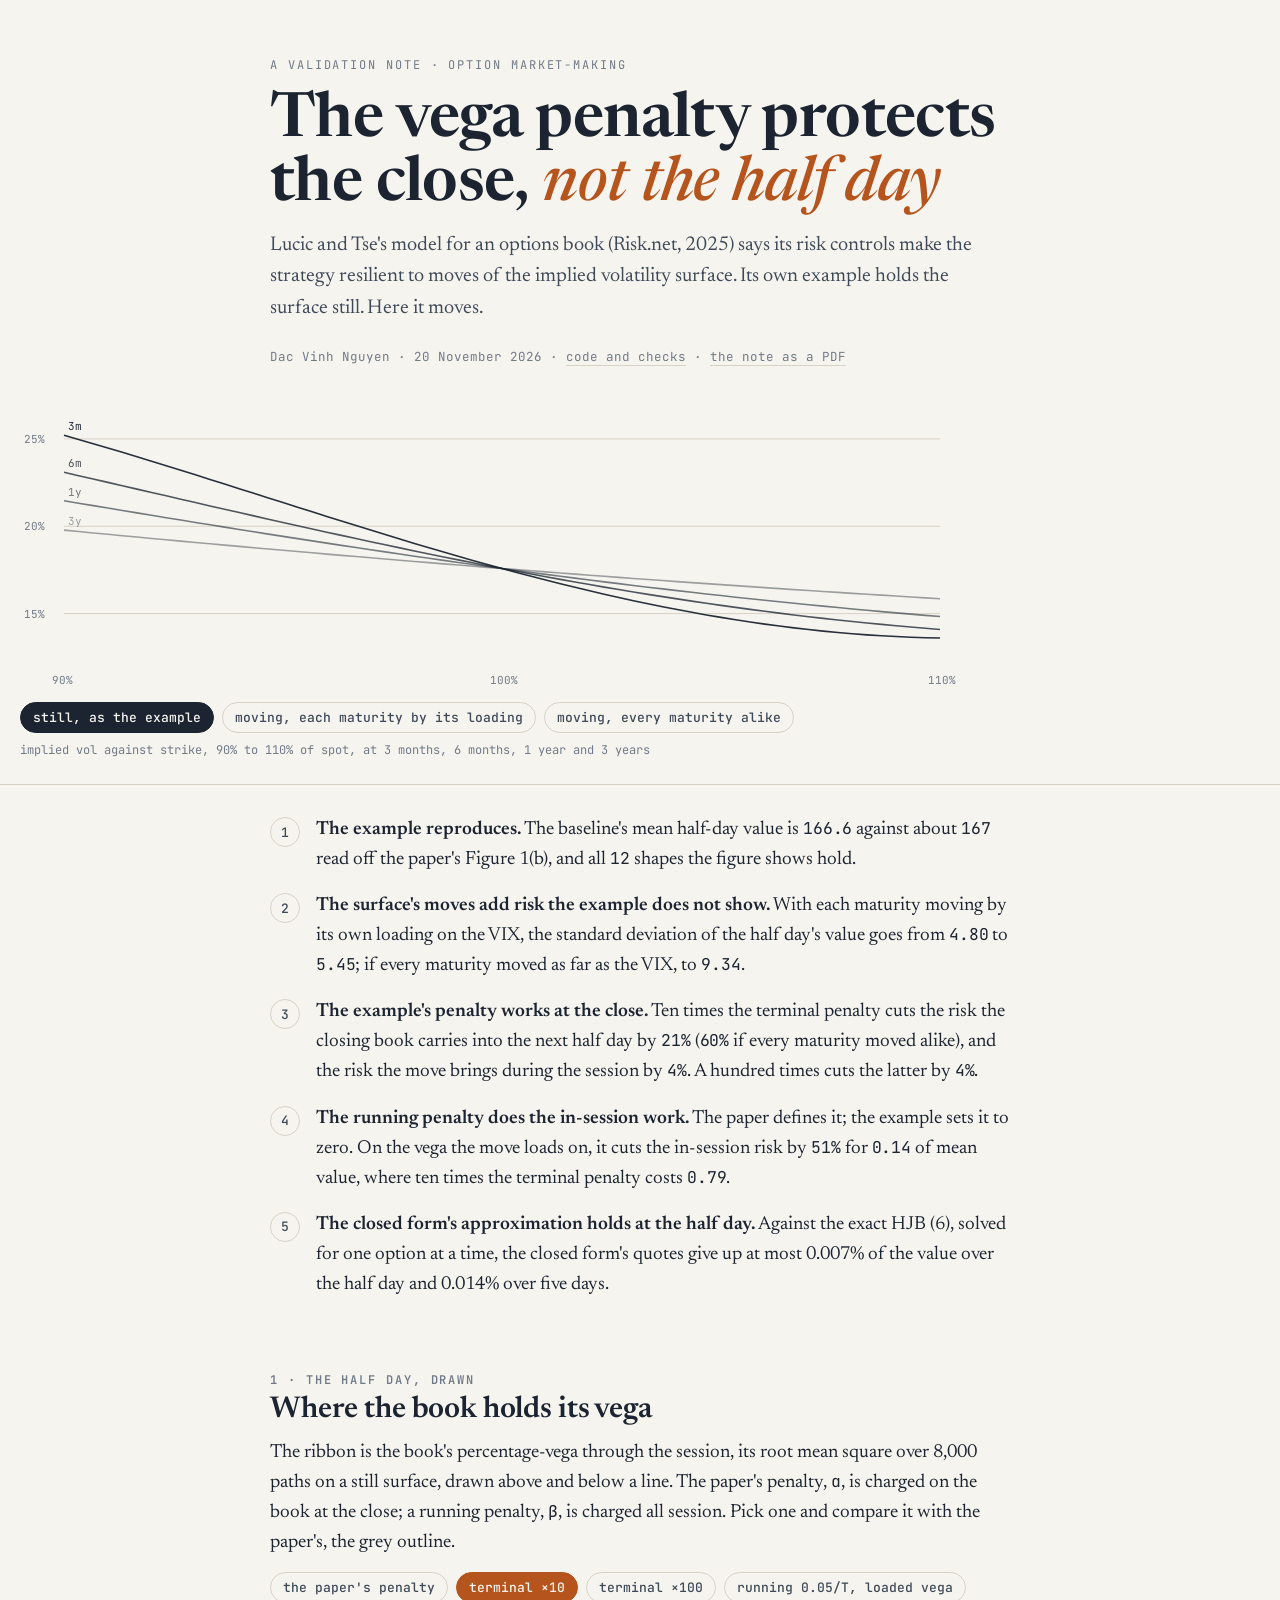
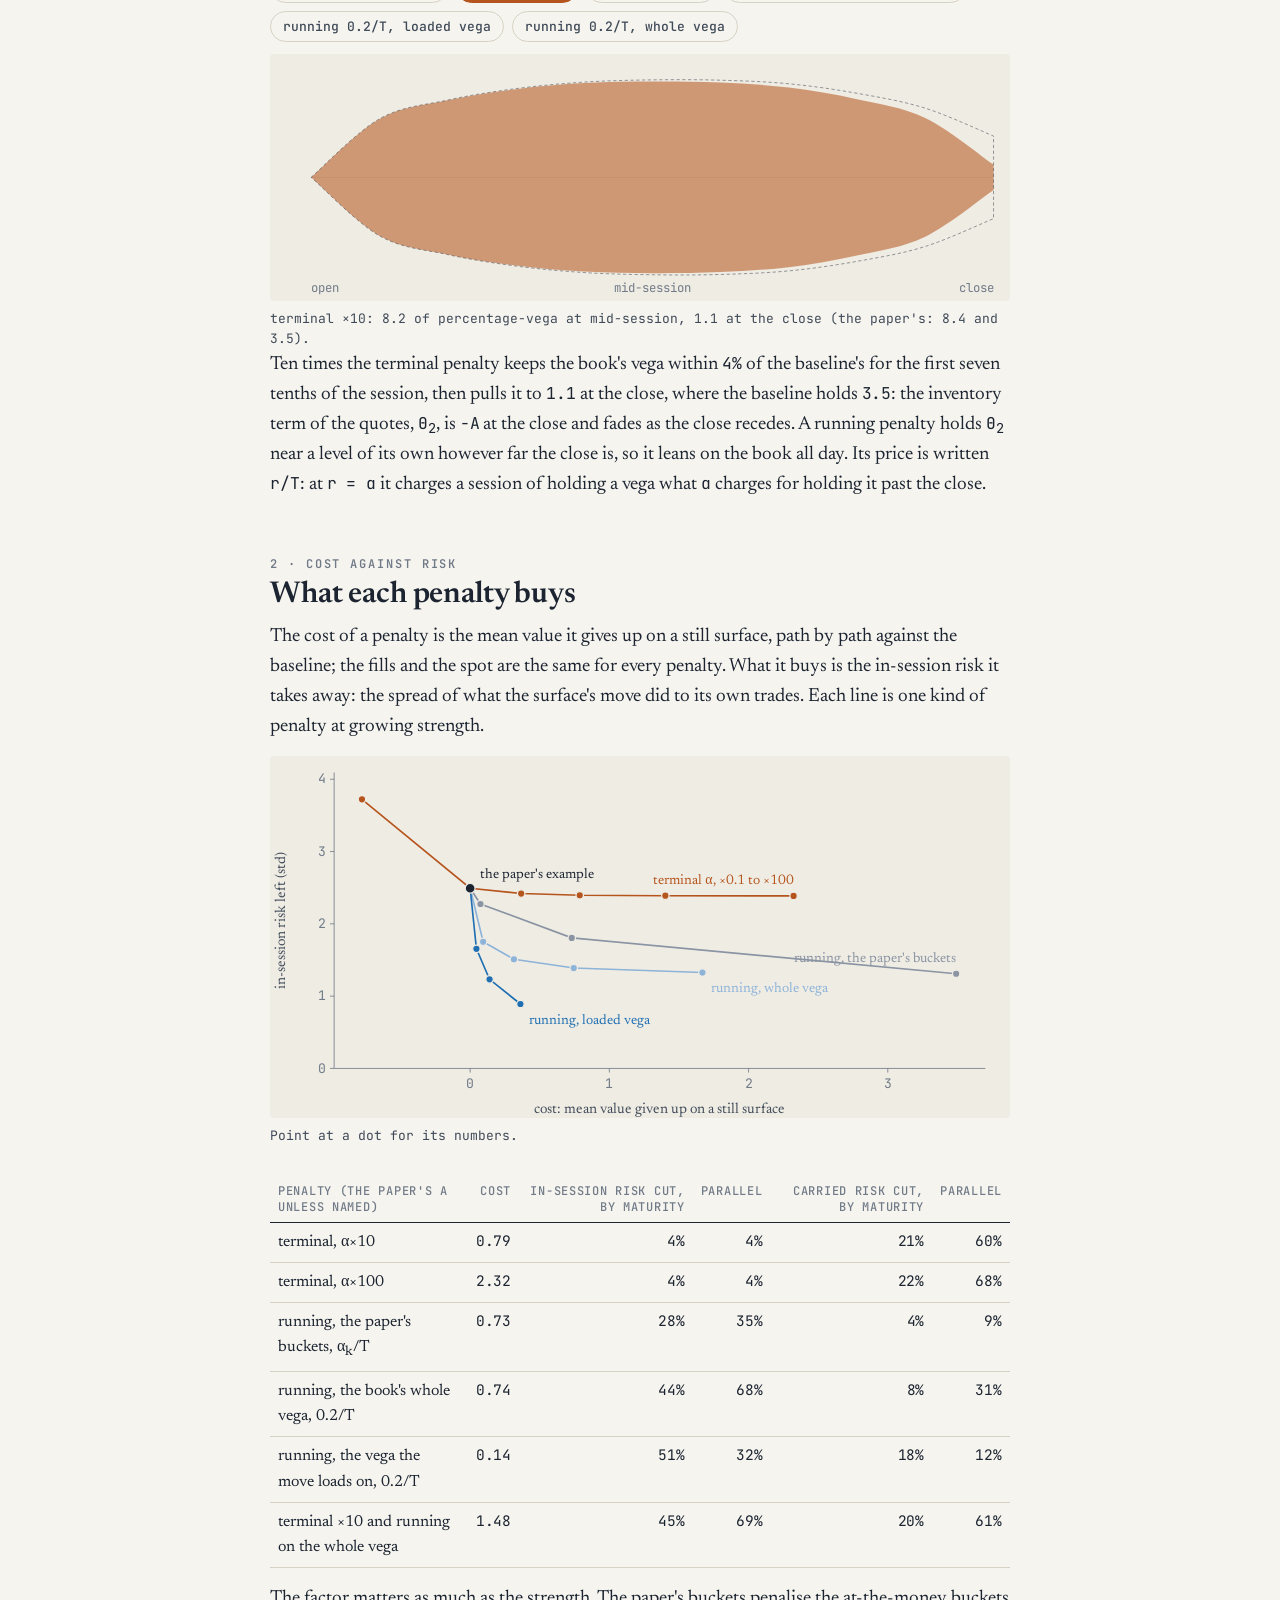
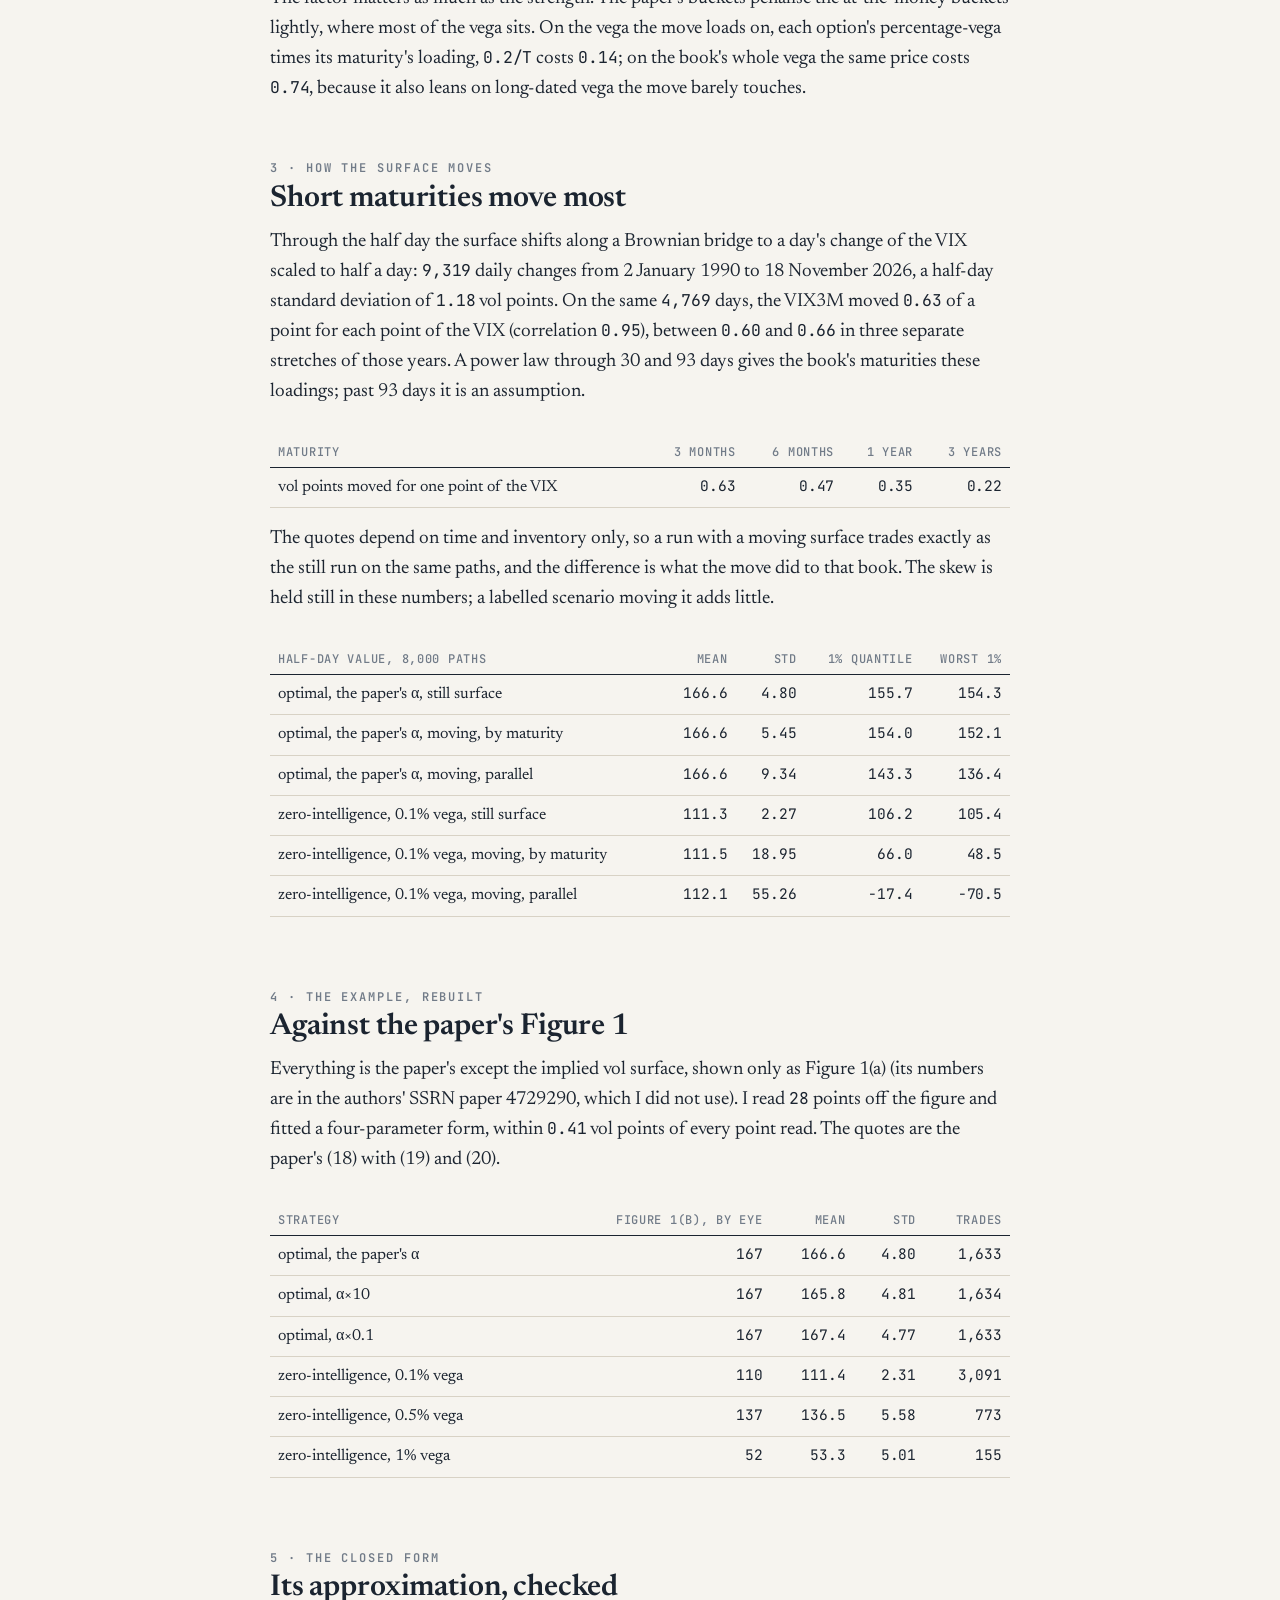
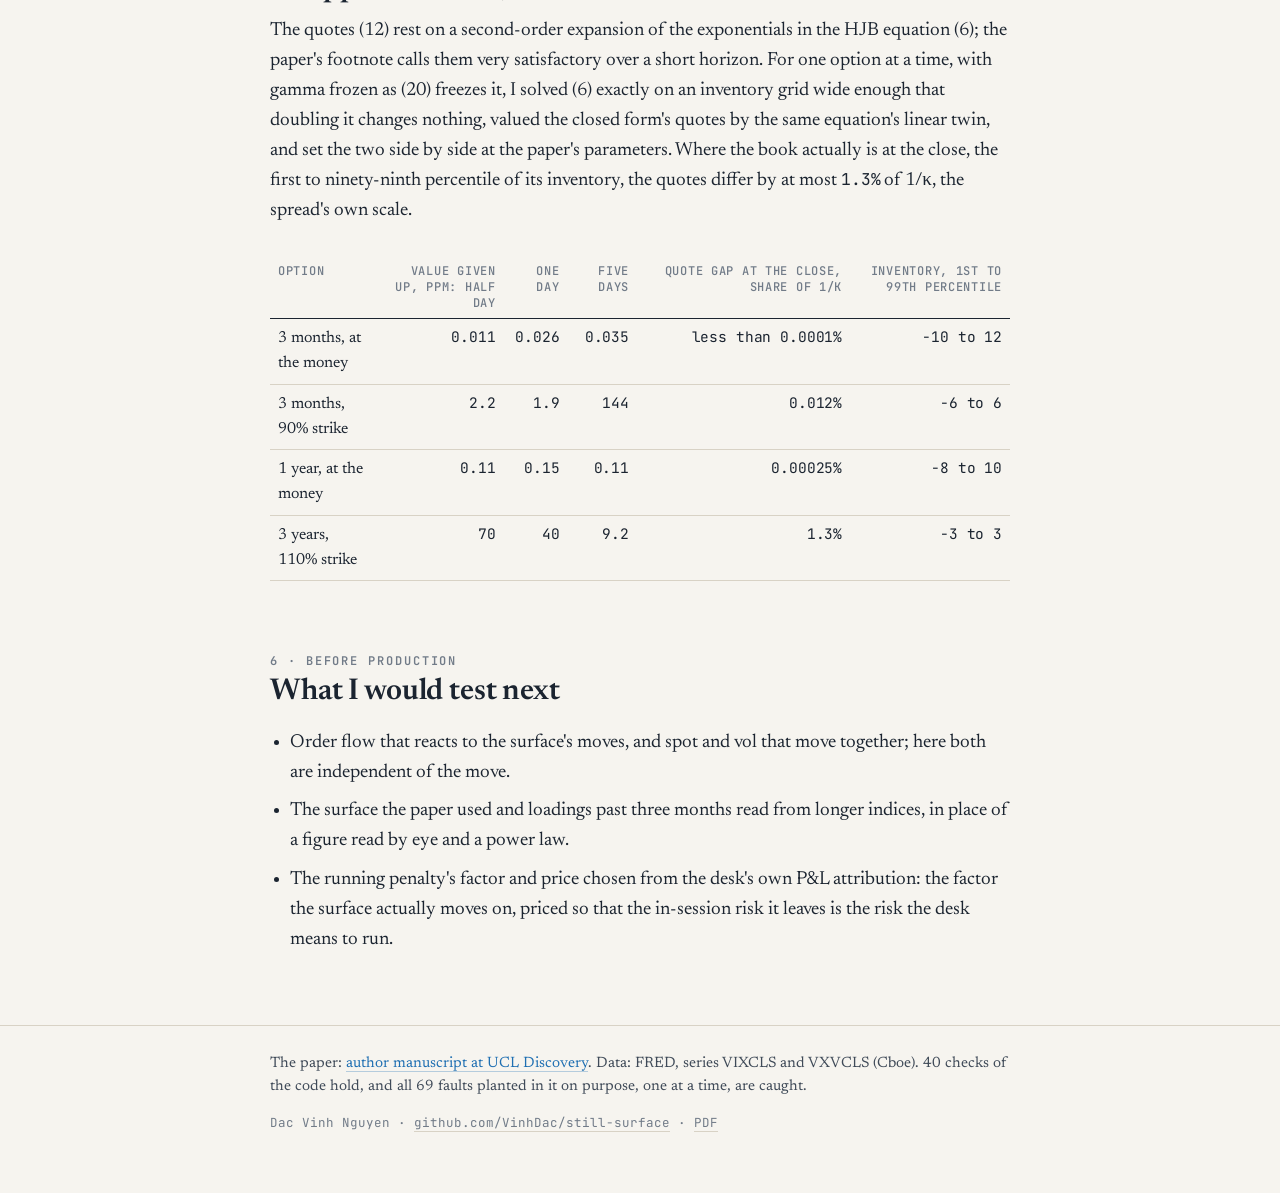
<file: notes/still-surface/index.html>
<!doctype html>
<html lang="en">
<head>
<meta charset="utf-8">
<meta name="viewport" content="width=device-width, initial-scale=1">
<meta name="robots" content="noindex, nofollow">
<title>Still surface: the vega penalty and the half day</title>
<meta name="description" content="A validation note on Lucic and Tse's option market-making model: the example's vega penalty protects the close, not the half day. By Dac Vinh Nguyen.">
<meta property="og:type" content="article">
<meta property="og:title" content="Still surface: the vega penalty protects the close, not the half day">
<meta property="og:description" content="A validation note on Lucic and Tse's option market-making model: the example's vega penalty protects the close, not the half day. By Dac Vinh Nguyen.">
<meta property="og:url" content="https://vinhdac.github.io/notes/still-surface/">
<meta property="og:image" content="https://vinhdac.github.io/notes/still-surface/og.png">
<meta property="og:image:width" content="1200">
<meta property="og:image:height" content="627">
<meta name="twitter:card" content="summary_large_image">
<link rel="preconnect" href="https://fonts.googleapis.com">
<link rel="preconnect" href="https://fonts.gstatic.com" crossorigin>
<link href="https://fonts.googleapis.com/css2?family=Newsreader:ital,opsz,wght@0,6..72,400;0,6..72,600;1,6..72,400;1,6..72,500&family=JetBrains+Mono:wght@400;500&display=swap" rel="stylesheet">
<style>
:root{
  --paper:#f6f4ef; --paper2:#efece4; --ink:#1b2430; --soft:#3f4a58; --dim:#717b88; --rule:#d8d2c5;
  --terminal:#b5541c; --running:#1f6fb2; --light:#8db3d9; --still:#8a94a3;
  --serif:"Newsreader",Georgia,"Times New Roman",serif; --mono:"JetBrains Mono",ui-monospace,Menlo,monospace;
}
*{box-sizing:border-box}
html{background:var(--paper)}
body{margin:0;background:var(--paper);color:var(--ink);font-family:var(--serif);font-size:19px;line-height:1.58;-webkit-font-smoothing:antialiased;text-rendering:optimizeLegibility}
a{color:var(--running);text-decoration:none;border-bottom:1px solid rgba(31,111,178,.3)}
a:hover{border-bottom-color:var(--running)}
.num{font-family:var(--mono);font-size:.86em;letter-spacing:-.01em;white-space:nowrap}
.wrap{max-width:780px;margin:0 auto;padding:0 20px}
.wide{max-width:1000px;margin:0 auto;padding:0 20px}
.eyebrow{font-family:var(--mono);font-size:12px;letter-spacing:.16em;text-transform:uppercase;color:var(--dim)}

/* hero: the surface, still or moving */
.hero{position:relative;padding:56px 0 18px;border-bottom:1px solid var(--rule)}
h1{font-weight:600;font-size:clamp(34px,5.6vw,62px);line-height:1.04;letter-spacing:-.01em;margin:14px 0 12px;max-width:15em}
h1 em{font-style:italic;font-weight:500;color:var(--terminal)}
.sub{font-size:20px;color:var(--soft);max-width:36em;margin:0 0 22px}
.by{font-family:var(--mono);font-size:12.5px;color:var(--dim)}
.by a{color:var(--dim);border-bottom-color:var(--rule)}
.surface{margin:26px 0 6px;position:relative}
#smiles{width:100%;height:300px;display:block}
.modes{display:flex;flex-wrap:wrap;gap:8px;margin:10px 0 0}
.modes button,.picks button{font:500 13px var(--mono);color:var(--soft);background:transparent;border:1px solid var(--rule);border-radius:999px;padding:6px 12px;cursor:pointer}
.modes button[aria-pressed="true"],.picks button[aria-pressed="true"]{color:var(--paper);background:var(--ink);border-color:var(--ink)}
.legend{font-family:var(--mono);font-size:12px;color:var(--dim);margin-top:8px}

/* findings */
ol.findings{counter-reset:f;list-style:none;padding:0;margin:30px 0 8px}
ol.findings li{counter-increment:f;position:relative;padding:0 0 16px 46px}
ol.findings li::before{content:counter(f);position:absolute;left:0;top:2px;font:500 13px var(--mono);width:28px;height:28px;border:1px solid var(--rule);border-radius:50%;display:grid;place-items:center;color:var(--soft)}
ol.findings b{font-weight:600}

h2{font-weight:600;font-size:30px;line-height:1.15;margin:58px 0 10px;letter-spacing:-.005em}
h2 .eyebrow{display:block;margin-bottom:6px}
p{margin:0 0 14px}
.muted{color:var(--soft)}
figure{margin:24px 0}
figcaption{font-size:15.5px;color:var(--soft);margin-top:8px;line-height:1.45}

/* the ribbon: the book's vega through the session */
.picks{display:flex;flex-wrap:wrap;gap:8px;margin:4px 0 12px}
.picks button[data-kind="terminal"][aria-pressed="true"]{background:var(--terminal);border-color:var(--terminal)}
.picks button[data-kind="running"][aria-pressed="true"]{background:var(--running);border-color:var(--running)}
#ribbon,#frontier{width:100%;display:block;background:var(--paper2);border-radius:4px}
.readout{font-family:var(--mono);font-size:13px;color:var(--soft);margin-top:8px;min-height:2.6em}

table{border-collapse:collapse;width:100%;font-size:16px;margin:16px 0}
th,td{padding:7px 8px;text-align:right;border-bottom:1px solid var(--rule);vertical-align:baseline}
th:first-child,td:first-child{text-align:left}
thead th{font:500 12px var(--mono);letter-spacing:.06em;text-transform:uppercase;color:var(--dim);border-bottom:1.5px solid var(--ink)}
td.num,td .num{font-size:14.5px}
.scroll{overflow-x:auto}

.note{border-left:2px solid var(--rule);padding:2px 0 2px 16px;color:var(--soft);font-size:17px}
ul.next{padding-left:20px}
ul.next li{margin-bottom:8px}
footer{margin:70px 0 0;padding:26px 0 60px;border-top:1px solid var(--rule);font-size:15px;color:var(--soft)}
footer .by{display:block;margin-top:10px}
@media (max-width:640px){
  body{font-size:17.5px}
  .hero{padding-top:34px}
  #smiles{height:220px}
  h2{font-size:25px}
  table{font-size:14.5px}
}
</style>
</head>
<body>

<header class="hero">
  <div class="wrap">
    <div class="eyebrow">A validation note &middot; option market-making</div>
    <h1>The vega penalty protects the close, <em>not the half day</em></h1>
    <p class="sub">Lucic and Tse's model for an options book (Risk.net, 2025) says its risk controls make the strategy resilient to moves of the implied volatility surface. Its own example holds the surface still. Here it moves.</p>
    <div class="by">Dac Vinh Nguyen &middot; 20 November 2026 &middot; <a href="https://github.com/VinhDac/still-surface">code and checks</a> &middot; <a href="https://vinhdac.github.io/notes/still-surface/Dac-Vinh-Nguyen-Still-Surface.pdf">the note as a PDF</a></div>
  </div>
  <div class="wide surface">
    <canvas id="smiles" aria-label="The implied volatility smiles of the example at four maturities, still or moving"></canvas>
    <div class="modes" role="group" aria-label="How the surface moves">
      <button type="button" data-mode="still" aria-pressed="true">still, as the example</button>
      <button type="button" data-mode="term" aria-pressed="false">moving, each maturity by its loading</button>
      <button type="button" data-mode="parallel" aria-pressed="false">moving, every maturity alike</button>
    </div>
    <div class="legend" id="smiles-legend">implied vol against strike, 90% to 110% of spot, at 3 months, 6 months, 1 year and 3 years</div>
  </div>
</header>

<main class="wrap">
  <ol class="findings">
    <li><b>The example reproduces.</b> The baseline's mean half-day value is <span class="num">166.6</span> against about <span class="num">167</span> read off the paper's Figure 1(b), and all <span class="num">12</span> shapes the figure shows hold.</li>
    <li><b>The surface's moves add risk the example does not show.</b> With each maturity moving by its own loading on the VIX, the standard deviation of the half day's value goes from <span class="num">4.80</span> to <span class="num">5.45</span>; if every maturity moved as far as the VIX, to <span class="num">9.34</span>.</li>
    <li><b>The example's penalty works at the close.</b> Ten times the terminal penalty cuts the risk the closing book carries into the next half day by <span class="num">21%</span> (<span class="num">60%</span> if every maturity moved alike), and the risk the move brings during the session by <span class="num">4%</span>. A hundred times cuts the latter by <span class="num">4%</span>.</li>
    <li><b>The running penalty does the in-session work.</b> The paper defines it; the example sets it to zero. On the vega the move loads on, it cuts the in-session risk by <span class="num">51%</span> for <span class="num">0.14</span> of mean value, where ten times the terminal penalty costs <span class="num">0.79</span>.</li>
    <li><b>The closed form's approximation holds at the half day.</b> Against the exact HJB (6), solved for one option at a time, the closed form's quotes give up at most 0.007% of the value over the half day and 0.014% over five days.</li>
  </ol>

  <h2><span class="eyebrow">1 &middot; the half day, drawn</span>Where the book holds its vega</h2>
  <p>The ribbon is the book's percentage-vega through the session, its root mean square over 8,000 paths on a still surface, drawn above and below a line. The paper's penalty, <span class="num">&alpha;</span>, is charged on the book at the close; a running penalty, <span class="num">&beta;</span>, is charged all session. Pick one and compare it with the paper's, the grey outline.</p>
  <div class="picks" role="group" aria-label="Which penalty"><button type="button" data-key="optimal baseline" data-kind="still" aria-pressed="false">the paper&#x27;s penalty</button><button type="button" data-key="optimal high (x10)" data-kind="terminal" aria-pressed="true">terminal ×10</button><button type="button" data-key="terminal x100" data-kind="terminal" aria-pressed="false">terminal ×100</button><button type="button" data-key="running term 0.05/T" data-kind="running" aria-pressed="false">running 0.05/T, loaded vega</button><button type="button" data-key="running term 0.2/T" data-kind="running" aria-pressed="false">running 0.2/T, loaded vega</button><button type="button" data-key="running total 0.2/T" data-kind="running" aria-pressed="false">running 0.2/T, whole vega</button></div>
  <svg id="ribbon" viewBox="0 0 900 300" role="img" aria-label="The book's vega through the half day"></svg>
  <div class="readout" id="ribbon-readout"></div>
  <p>Ten times the terminal penalty keeps the book's vega within <span class="num">4%</span> of the baseline's for the first seven tenths of the session, then pulls it to <span class="num">1.1</span> at the close, where the baseline holds <span class="num">3.5</span>: the inventory term of the quotes, <span class="num">&Theta;<sub>2</sub></span>, is <span class="num">&minus;A</span> at the close and fades as the close recedes. A running penalty holds <span class="num">&Theta;<sub>2</sub></span> near a level of its own however far the close is, so it leans on the book all day. Its price is written <span class="num">r/T</span>: at <span class="num">r = &alpha;</span> it charges a session of holding a vega what <span class="num">&alpha;</span> charges for holding it past the close.</p>

  <h2><span class="eyebrow">2 &middot; cost against risk</span>What each penalty buys</h2>
  <p>The cost of a penalty is the mean value it gives up on a still surface, path by path against the baseline; the fills and the spot are the same for every penalty. What it buys is the in-session risk it takes away: the spread of what the surface's move did to its own trades. Each line is one kind of penalty at growing strength.</p>
  <svg id="frontier" viewBox="0 0 900 440" role="img" aria-label="Cost against in-session risk for each penalty"></svg>
  <div class="readout" id="frontier-readout">Point at a dot for its numbers.</div>
  <div class="scroll"><table>
    <thead><tr><th>penalty (the paper's &alpha; unless named)</th><th>cost</th><th>in-session risk cut, by maturity</th><th>parallel</th><th>carried risk cut, by maturity</th><th>parallel</th></tr></thead>
    <tbody><tr><td>terminal, &alpha;&times;10</td><td class="num">0.79</td><td class="num">4%</td><td class="num">4%</td><td class="num">21%</td><td class="num">60%</td></tr>
<tr><td>terminal, &alpha;&times;100</td><td class="num">2.32</td><td class="num">4%</td><td class="num">4%</td><td class="num">22%</td><td class="num">68%</td></tr>
<tr><td>running, the paper's buckets, &alpha;<sub>k</sub>/T</td><td class="num">0.73</td><td class="num">28%</td><td class="num">35%</td><td class="num">4%</td><td class="num">9%</td></tr>
<tr><td>running, the book's whole vega, 0.2/T</td><td class="num">0.74</td><td class="num">44%</td><td class="num">68%</td><td class="num">8%</td><td class="num">31%</td></tr>
<tr><td>running, the vega the move loads on, 0.2/T</td><td class="num">0.14</td><td class="num">51%</td><td class="num">32%</td><td class="num">18%</td><td class="num">12%</td></tr>
<tr><td>terminal &times;10 and running on the whole vega</td><td class="num">1.48</td><td class="num">45%</td><td class="num">69%</td><td class="num">20%</td><td class="num">61%</td></tr></tbody>
  </table></div>
  <p>The factor matters as much as the strength. The paper's buckets penalise the at-the-money buckets lightly, where most of the vega sits. On the vega the move loads on, each option's percentage-vega times its maturity's loading, <span class="num">0.2/T</span> costs <span class="num">0.14</span>; on the book's whole vega the same price costs <span class="num">0.74</span>, because it also leans on long-dated vega the move barely touches.</p>

  <h2><span class="eyebrow">3 &middot; how the surface moves</span>Short maturities move most</h2>
  <p>Through the half day the surface shifts along a Brownian bridge to a day's change of the VIX scaled to half a day: <span class="num">9,319</span> daily changes from 2 January 1990 to 18 November 2026, a half-day standard deviation of <span class="num">1.18</span> vol points. On the same <span class="num">4,769</span> days, the VIX3M moved <span class="num">0.63</span> of a point for each point of the VIX (correlation <span class="num">0.95</span>), between <span class="num">0.60</span> and <span class="num">0.66</span> in three separate stretches of those years. A power law through 30 and 93 days gives the book's maturities these loadings; past 93 days it is an assumption.</p>
  <div class="scroll"><table>
    <thead><tr><th>maturity</th><th>3 months</th><th>6 months</th><th>1 year</th><th>3 years</th></tr></thead>
    <tbody><tr><td>vol points moved for one point of the VIX</td><td class="num">0.63</td><td class="num">0.47</td><td class="num">0.35</td><td class="num">0.22</td></tr></tbody>
  </table></div>
  <p>The quotes depend on time and inventory only, so a run with a moving surface trades exactly as the still run on the same paths, and the difference is what the move did to that book. The skew is held still in these numbers; a labelled scenario moving it adds little.</p>
  <div class="scroll"><table>
    <thead><tr><th>half-day value, 8,000 paths</th><th>mean</th><th>std</th><th>1% quantile</th><th>worst 1%</th></tr></thead>
    <tbody><tr><td>optimal, the paper's &alpha;, still surface</td><td class="num">166.6</td><td class="num">4.80</td><td class="num">155.7</td><td class="num">154.3</td></tr>
<tr><td>optimal, the paper's &alpha;, moving, by maturity</td><td class="num">166.6</td><td class="num">5.45</td><td class="num">154.0</td><td class="num">152.1</td></tr>
<tr><td>optimal, the paper's &alpha;, moving, parallel</td><td class="num">166.6</td><td class="num">9.34</td><td class="num">143.3</td><td class="num">136.4</td></tr>
<tr><td>zero-intelligence, 0.1% vega, still surface</td><td class="num">111.3</td><td class="num">2.27</td><td class="num">106.2</td><td class="num">105.4</td></tr>
<tr><td>zero-intelligence, 0.1% vega, moving, by maturity</td><td class="num">111.5</td><td class="num">18.95</td><td class="num">66.0</td><td class="num">48.5</td></tr>
<tr><td>zero-intelligence, 0.1% vega, moving, parallel</td><td class="num">112.1</td><td class="num">55.26</td><td class="num">−17.4</td><td class="num">−70.5</td></tr></tbody>
  </table></div>

  <h2><span class="eyebrow">4 &middot; the example, rebuilt</span>Against the paper's Figure 1</h2>
  <p>Everything is the paper's except the implied vol surface, shown only as Figure 1(a) (its numbers are in the authors' SSRN paper 4729290, which I did not use). I read <span class="num">28</span> points off the figure and fitted a four-parameter form, within <span class="num">0.41</span> vol points of every point read. The quotes are the paper's (18) with (19) and (20).</p>
  <div class="scroll"><table>
    <thead><tr><th>strategy</th><th>Figure 1(b), by eye</th><th>mean</th><th>std</th><th>trades</th></tr></thead>
    <tbody><tr><td>optimal, the paper's &alpha;</td><td class="num">167</td><td class="num">166.6</td><td class="num">4.80</td><td class="num">1,633</td></tr>
<tr><td>optimal, &alpha;&times;10</td><td class="num">167</td><td class="num">165.8</td><td class="num">4.81</td><td class="num">1,634</td></tr>
<tr><td>optimal, &alpha;&times;0.1</td><td class="num">167</td><td class="num">167.4</td><td class="num">4.77</td><td class="num">1,633</td></tr>
<tr><td>zero-intelligence, 0.1% vega</td><td class="num">110</td><td class="num">111.4</td><td class="num">2.31</td><td class="num">3,091</td></tr>
<tr><td>zero-intelligence, 0.5% vega</td><td class="num">137</td><td class="num">136.5</td><td class="num">5.58</td><td class="num">773</td></tr>
<tr><td>zero-intelligence, 1% vega</td><td class="num">52</td><td class="num">53.3</td><td class="num">5.01</td><td class="num">155</td></tr></tbody>
  </table></div>

  <h2><span class="eyebrow">5 &middot; the closed form</span>Its approximation, checked</h2>
  <p>The quotes (12) rest on a second-order expansion of the exponentials in the HJB equation (6); the paper's footnote calls them very satisfactory over a short horizon. For one option at a time, with gamma frozen as (20) freezes it, I solved (6) exactly on an inventory grid wide enough that doubling it changes nothing, valued the closed form's quotes by the same equation's linear twin, and set the two side by side at the paper's parameters. Where the book actually is at the close, the first to ninety-ninth percentile of its inventory, the quotes differ by at most <span class="num">1.3%</span> of 1/&kappa;, the spread's own scale.</p>
<div class="scroll"><table><thead><tr><th>option</th><th>value given up, ppm: half day</th><th>one day</th><th>five days</th><th>quote gap at the close, share of 1/&kappa;</th><th>inventory, 1st to 99th percentile</th></tr></thead><tbody><tr><td>3 months, at the money</td><td class="num">0.011</td><td class="num">0.026</td><td class="num">0.035</td><td class="num">less than 0.0001%</td><td class="num">−10 to 12</td></tr>
<tr><td>3 months, 90% strike</td><td class="num">2.2</td><td class="num">1.9</td><td class="num">144</td><td class="num">0.012%</td><td class="num">−6 to 6</td></tr>
<tr><td>1 year, at the money</td><td class="num">0.11</td><td class="num">0.15</td><td class="num">0.11</td><td class="num">0.00025%</td><td class="num">−8 to 10</td></tr>
<tr><td>3 years, 110% strike</td><td class="num">70</td><td class="num">40</td><td class="num">9.2</td><td class="num">1.3%</td><td class="num">−3 to 3</td></tr></tbody></table></div>

  <h2><span class="eyebrow">6 &middot; before production</span>What I would test next</h2>
  <ul class="next">
    <li>Order flow that reacts to the surface's moves, and spot and vol that move together; here both are independent of the move.</li>
    <li>The surface the paper used and loadings past three months read from longer indices, in place of a figure read by eye and a power law.</li>
    <li>The running penalty's factor and price chosen from the desk's own P&amp;L attribution: the factor the surface actually moves on, priced so that the in-session risk it leaves is the risk the desk means to run.</li>
  </ul>
</main>

<footer>
  <div class="wrap">
    <p>The paper: <a href="https://discovery.ucl.ac.uk/id/eprint/10207338/">author manuscript at UCL Discovery</a>. Data: FRED, series VIXCLS and VXVCLS (Cboe). 40 checks of the code hold, and all 69 faults planted in it on purpose, one at a time, are caught.</p>
    <span class="by">Dac Vinh Nguyen &middot; <a href="https://github.com/VinhDac/still-surface">github.com/VinhDac/still-surface</a> &middot; <a href="https://vinhdac.github.io/notes/still-surface/Dac-Vinh-Nguyen-Still-Surface.pdf">PDF</a></span>
  </div>
</footer>

<script>
const DATA = {"surface":[0.175821,-0.341331,0.411425,1.491212],"loading":[0.63,0.4724,0.3543,0.2245],"half_std":0.01178,"fraction":[0.1,0.2,0.3,0.4,0.5,0.6,0.7,0.8,0.9,1.0],"vega":{"optimal baseline":[5.017,6.632,7.614,8.174,8.365,8.337,8.031,7.213,5.933,3.544],"optimal high (x10)":[5.01,6.616,7.57,8.091,8.231,8.132,7.712,6.712,5.101,1.095],"terminal x100":[5.01,6.615,7.565,8.081,8.214,8.107,7.677,6.67,5.027,0.691],"running term 0.05/T":[4.387,5.287,5.708,5.924,6.035,6.076,6.022,5.613,4.93,3.253],"running term 0.2/T":[3.846,4.401,4.704,4.904,5.04,5.089,5.091,4.807,4.385,3.053],"running total 0.2/T":[2.187,2.152,2.145,2.153,2.177,2.179,2.175,2.14,2.164,2.271]},"picks":[{"key":"optimal baseline","label":"the paper's penalty","kind":"still"},{"key":"optimal high (x10)","label":"terminal \u00d710","kind":"terminal"},{"key":"terminal x100","label":"terminal \u00d7100","kind":"terminal"},{"key":"running term 0.05/T","label":"running 0.05/T, loaded vega","kind":"running"},{"key":"running term 0.2/T","label":"running 0.2/T, loaded vega","kind":"running"},{"key":"running total 0.2/T","label":"running 0.2/T, whole vega","kind":"running"}],"families":[{"key":"terminal","label":"terminal \u03b1, \u00d70.1 to \u00d7100"},{"key":"total","label":"running, whole vega"},{"key":"term","label":"running, loaded vega"},{"key":"buckets","label":"running, the paper's buckets"}],"frontier":[{"key":"optimal low (x0.1)","label":"terminal \u00d70.1","cost":-0.7769,"risk":3.7219,"cut":-0.4933,"carried":-1.6501,"families":["terminal"],"order":{"terminal":0}},{"key":"optimal baseline","label":"the paper's example","cost":0.0,"risk":2.4924,"cut":0.0,"carried":0.0,"families":["terminal","total","term","buckets"],"order":{"terminal":1,"total":0,"term":0,"buckets":0}},{"key":"terminal x3","label":"terminal \u00d73","cost":0.3665,"risk":2.419,"cut":0.0295,"carried":0.1628,"families":["terminal"],"order":{"terminal":2}},{"key":"optimal high (x10)","label":"terminal \u00d710","cost":0.7871,"risk":2.396,"cut":0.0387,"carried":0.2068,"families":["terminal"],"order":{"terminal":3}},{"key":"terminal x30","label":"terminal \u00d730","cost":1.4022,"risk":2.3892,"cut":0.0414,"carried":0.215,"families":["terminal"],"order":{"terminal":4}},{"key":"terminal x100","label":"terminal \u00d7100","cost":2.3232,"risk":2.386,"cut":0.0427,"carried":0.2168,"families":["terminal"],"order":{"terminal":5}},{"key":"running total 0.01/T","label":"running, whole vega, 0.01/T","cost":0.0933,"risk":1.7517,"cut":0.2972,"carried":0.0188,"families":["total"],"order":{"total":1}},{"key":"running total 0.05/T","label":"running, whole vega, 0.05/T","cost":0.3144,"risk":1.5105,"cut":0.3939,"carried":0.0502,"families":["total"],"order":{"total":2}},{"key":"running total 0.2/T","label":"running, whole vega, 0.2/T","cost":0.7442,"risk":1.3885,"cut":0.4429,"carried":0.0791,"families":["total"],"order":{"total":3}},{"key":"running total 0.8/T","label":"running, whole vega, 0.8/T","cost":1.6684,"risk":1.3269,"cut":0.4676,"carried":0.1295,"families":["total"],"order":{"total":4}},{"key":"running term 0.05/T","label":"running, loaded vega, 0.05/T","cost":0.0451,"risk":1.6541,"cut":0.3364,"carried":0.0921,"families":["term"],"order":{"term":1}},{"key":"running term 0.2/T","label":"running, loaded vega, 0.2/T","cost":0.1394,"risk":1.2323,"cut":0.5056,"carried":0.1782,"families":["term"],"order":{"term":2}},{"key":"running term 0.8/T","label":"running, loaded vega, 0.8/T","cost":0.3611,"risk":0.8914,"cut":0.6424,"carried":0.2703,"families":["term"],"order":{"term":3}},{"key":"running buckets 0.1 alpha/T","label":"running, the paper's buckets, 0.1 \u03b1/T","cost":0.0741,"risk":2.2742,"cut":0.0876,"carried":0.0044,"families":["buckets"],"order":{"buckets":1}},{"key":"running buckets 1 alpha/T","label":"running, the paper's buckets, 1 \u03b1/T","cost":0.7299,"risk":1.8058,"cut":0.2755,"carried":0.0427,"families":["buckets"],"order":{"buckets":2}},{"key":"running buckets 10 alpha/T","label":"running, the paper's buckets, 10 \u03b1/T","cost":3.4911,"risk":1.3096,"cut":0.4746,"carried":0.1012,"families":["buckets"],"order":{"buckets":3}}]};
/* Still surface: the page's three drawings. DATA is written by build_page.py from results.json. */
(function () {
  "use strict";
  const reduce = window.matchMedia && window.matchMedia("(prefers-reduced-motion: reduce)").matches;
  const css = getComputedStyle(document.documentElement);
  const col = (n) => css.getPropertyValue(n).trim();
  const fmt = (x, d) => (x < 0 ? "−" : "") + Math.abs(x).toFixed(d);
  const pct = (x) => Math.round(100 * x) + "%";
  const NS = "http://www.w3.org/2000/svg";
  function el(tag, attrs, parent) {
    const e = document.createElementNS(NS, tag);
    for (const k in attrs) e.setAttribute(k, attrs[k]);
    if (parent) parent.appendChild(e);
    return e;
  }

  /* 1. The smiles: the fitted surface of the example, still, or shifting by each maturity's loading
        on a VIX-sized move (an Ornstein-Uhlenbeck path whose spread is the half day's), or alike. */
  const canvas = document.getElementById("smiles");
  const ctx = canvas.getContext("2d");
  const [a, b, c, d] = DATA.surface;
  const taus = [0.25, 0.5, 1, 3];
  const names = ["3m", "6m", "1y", "3y"];
  const vol = (m, tau) => { const z = Math.log(m) / Math.sqrt(tau); return a + b * z + c * z * z + d * z * z * z; };
  let mode = "still", shift = 0, last = 0;
  const LO = 0.9, HI = 1.1;
  function draw() {
    const w = canvas.clientWidth, h = canvas.clientHeight, dpr = window.devicePixelRatio || 1;
    if (canvas.width !== Math.round(w * dpr)) { canvas.width = Math.round(w * dpr); canvas.height = Math.round(h * dpr); }
    ctx.setTransform(dpr, 0, 0, dpr, 0, 0);
    ctx.clearRect(0, 0, w, h);
    const padL = 44, padR = 40, padT = 12, padB = 26;
    const vmin = 0.12, vmax = 0.27;
    const X = (m) => padL + (m - LO) / (HI - LO) * (w - padL - padR);
    const Y = (v) => padT + (vmax - v) / (vmax - vmin) * (h - padT - padB);
    ctx.font = "11px " + col("--mono");
    ctx.fillStyle = col("--dim");
    ctx.strokeStyle = col("--rule");
    ctx.lineWidth = 1;
    for (const v of [0.15, 0.2, 0.25]) {
      ctx.beginPath(); ctx.moveTo(padL, Y(v)); ctx.lineTo(w - padR, Y(v)); ctx.stroke();
      ctx.fillText(Math.round(100 * v) + "%", 4, Y(v) + 4);
    }
    for (const m of [0.9, 1, 1.1]) ctx.fillText(Math.round(100 * m) + "%", X(m) - 12, h - 8);
    taus.forEach((tau, i) => {
      const load = mode === "term" ? DATA.loading[i] : mode === "parallel" ? 1 : 0;
      const tone = 0.95 - 0.18 * i;
      if (load) {
        ctx.strokeStyle = col("--rule"); ctx.lineWidth = 1;
        ctx.beginPath();
        for (let k = 0; k <= 60; k++) { const m = LO + (HI - LO) * k / 60; const p = [X(m), Y(vol(m, tau))]; k ? ctx.lineTo(...p) : ctx.moveTo(...p); }
        ctx.stroke();
      }
      ctx.strokeStyle = `rgba(27,36,48,${tone})`; ctx.lineWidth = 1.6;
      ctx.beginPath();
      for (let k = 0; k <= 60; k++) { const m = LO + (HI - LO) * k / 60; const p = [X(m), Y(vol(m, tau) + load * shift)]; k ? ctx.lineTo(...p) : ctx.moveTo(...p); }
      ctx.stroke();
      ctx.fillStyle = `rgba(27,36,48,${tone})`;
      ctx.fillText(names[i], X(LO) + 4, Y(vol(LO, tau) + load * shift) - 5);  // at 90%, where the smiles stand apart
    });
  }
  function tick(t) {
    const dt = Math.min(0.05, (t - last) / 1000 || 0); last = t;
    const theta = 0.8, sd = DATA.half_std;  // the path's spread is the half day's, in vol
    shift += -theta * shift * dt + sd * Math.sqrt(2 * theta * dt) * gauss();
    draw();
    if (mode !== "still" && !reduce) requestAnimationFrame(tick);
  }
  function gauss() { let u = 0, v = 0; while (!u) u = Math.random(); while (!v) v = Math.random(); return Math.sqrt(-2 * Math.log(u)) * Math.cos(2 * Math.PI * v); }
  document.querySelectorAll(".modes button").forEach((btn) => btn.addEventListener("click", () => {
    document.querySelectorAll(".modes button").forEach((x) => x.setAttribute("aria-pressed", String(x === btn)));
    const was = mode; mode = btn.dataset.mode;
    if (mode === "still") { shift = 0; draw(); }
    else if (reduce) { shift = DATA.half_std; draw(); }
    else if (was === "still") { last = performance.now(); requestAnimationFrame(tick); }
  }));
  window.addEventListener("resize", draw);
  draw();

  /* 2. The ribbon: the book's vega through the session, the picked penalty against the paper's. */
  const rib = document.getElementById("ribbon");
  const RW = 900, RH = 300, rx0 = 50, rx1 = 880, mid = 150;
  const frac = [0].concat(DATA.fraction);
  const vmaxR = Math.max(...Object.values(DATA.vega).flat()) * 1.08;
  const rx = (f) => rx0 + f * (rx1 - rx0);
  const ry = (v) => v / vmaxR * 128;
  function smooth(pts) {
    let dd = `M${pts[0][0]},${pts[0][1]}`;
    for (let i = 0; i < pts.length - 1; i++) {
      const p0 = pts[Math.max(0, i - 1)], p1 = pts[i], p2 = pts[i + 1], p3 = pts[Math.min(pts.length - 1, i + 2)];
      dd += ` C${p1[0] + (p2[0] - p0[0]) / 6},${p1[1] + (p2[1] - p0[1]) / 6} ${p2[0] - (p3[0] - p1[0]) / 6},${p2[1] - (p3[1] - p1[1]) / 6} ${p2[0]},${p2[1]}`;
    }
    return dd;
  }
  function band(values) {
    const v = [0].concat(values);
    const top = frac.map((f, i) => [rx(f), mid - ry(v[i])]);
    const bot = frac.map((f, i) => [rx(f), mid + ry(v[i])]).reverse();
    return smooth(top) + " L" + bot[0][0] + "," + bot[0][1] + smooth(bot).slice(smooth(bot).indexOf(" C")) + " Z";
  }
  function drawRibbon(key) {
    rib.innerHTML = "";
    el("line", { x1: rx0, x2: rx1, y1: mid, y2: mid, stroke: col("--rule") }, rib);
    [["open", 0], ["mid-session", 0.5], ["close", 1]].forEach(([t, f]) => {
      const tx = el("text", { x: rx(f), y: RH - 10, "text-anchor": f === 0 ? "start" : f === 1 ? "end" : "middle",
        "font-family": col("--mono"), "font-size": 15, fill: col("--dim") }, rib);
      tx.textContent = t;
    });
    const pick = DATA.picks.find((p) => p.key === key);
    const color = pick.kind === "terminal" ? col("--terminal") : pick.kind === "running" ? col("--running") : col("--still");
    el("path", { d: band(DATA.vega[key]), fill: color, "fill-opacity": key === "optimal baseline" ? 0.35 : 0.55, stroke: "none" }, rib);
    el("path", { d: band(DATA.vega["optimal baseline"]), fill: "none", stroke: col("--ink"), "stroke-opacity": 0.45, "stroke-width": 1.2, "stroke-dasharray": "4 3" }, rib);
    const v = DATA.vega[key], v0 = DATA.vega["optimal baseline"];
    const m = Math.round(v.length / 2) - 1;
    document.getElementById("ribbon-readout").textContent =
      `${pick.label}: ${fmt(v[m], 1)} of percentage-vega at mid-session, ${fmt(v[v.length - 1], 1)} at the close` +
      (key === "optimal baseline" ? "." : ` (the paper's: ${fmt(v0[m], 1)} and ${fmt(v0[v0.length - 1], 1)}).`);
  }
  const picks = document.querySelectorAll(".picks button");
  picks.forEach((btn) => btn.addEventListener("click", () => {
    picks.forEach((x) => x.setAttribute("aria-pressed", String(x === btn)));
    drawRibbon(btn.dataset.key);
  }));
  drawRibbon(DATA.picks[1].key);

  /* 3. Cost against in-session risk, one line a kind of penalty. */
  const fr = document.getElementById("frontier");
  const FW = 900, FH = 440, fx0 = 78, fx1 = 870, fy0 = 380, fy1 = 20;
  const pts = DATA.frontier;
  const xmin = Math.min(0, ...pts.map((p) => p.cost)) - 0.2, xmax = Math.max(...pts.map((p) => p.cost)) * 1.06;
  const ymax = Math.max(...pts.map((p) => p.risk)) * 1.1;
  const fxs = (x) => fx0 + (x - xmin) / (xmax - xmin) * (fx1 - fx0);
  const fys = (y) => fy0 - y / ymax * (fy0 - fy1);
  el("line", { x1: fx0, x2: fx1, y1: fy0, y2: fy0, stroke: col("--dim") }, fr);
  el("line", { x1: fx0, x2: fx0, y1: fy0, y2: fy1, stroke: col("--dim") }, fr);
  const step = (xmax - xmin) > 4 ? 1 : 0.5;
  for (let x = Math.ceil(xmin / step) * step; x <= xmax; x += step) {
    el("line", { x1: fxs(x), x2: fxs(x), y1: fy0, y2: fy0 + 5, stroke: col("--dim") }, fr);
    const t = el("text", { x: fxs(x), y: fy0 + 24, "text-anchor": "middle", "font-family": col("--mono"), "font-size": 16, fill: col("--dim") }, fr);
    t.textContent = fmt(x, step < 1 ? 1 : 0);
  }
  for (let y = 0; y <= ymax; y += ymax > 6 ? 2 : 1) {
    el("line", { x1: fx0 - 5, x2: fx0, y1: fys(y), y2: fys(y), stroke: col("--dim") }, fr);
    const t = el("text", { x: fx0 - 10, y: fys(y) + 5, "text-anchor": "end", "font-family": col("--mono"), "font-size": 16, fill: col("--dim") }, fr);
    t.textContent = y.toFixed(0);
  }
  const xl = el("text", { x: (fx0 + fx1) / 2, y: FH - 6, "text-anchor": "middle", "font-size": 18, fill: col("--soft") }, fr);
  xl.textContent = "cost: mean value given up on a still surface";
  const yl = el("text", { x: 18, y: (fy0 + fy1) / 2, "text-anchor": "middle", "font-size": 18, fill: col("--soft"), transform: `rotate(-90 18 ${(fy0 + fy1) / 2})` }, fr);
  yl.textContent = "in-session risk left (std)";
  const famColor = { terminal: col("--terminal"), total: col("--light"), term: col("--running"), buckets: col("--still") };
  for (const fam of DATA.families) {
    const line = pts.filter((p) => p.families.includes(fam.key)).sort((p, q) => p.order[fam.key] - q.order[fam.key]);
    el("path", { d: "M" + line.map((p) => `${fxs(p.cost)},${fys(p.risk)}`).join(" L"), fill: "none", stroke: famColor[fam.key], "stroke-width": 2 }, fr);
    const lastp = line[line.length - 1];
    const right = fxs(lastp.cost) > fx0 + 0.6 * (fx1 - fx0);  // near the right edge: end the label at the point
    const below = fam.key === "total" || fam.key === "term";
    const t = el("text", { x: fxs(lastp.cost) + (right ? 0 : 10), y: fys(lastp.risk) + (below ? 24 : -14),
      "text-anchor": right ? "end" : "start", "font-size": 17, fill: famColor[fam.key] }, fr);
    t.textContent = fam.label;
  }
  const readout = document.getElementById("frontier-readout");
  for (const p of pts) {
    const dot = el("circle", { cx: fxs(p.cost), cy: fys(p.risk), r: p.key === "optimal baseline" ? 6 : 4.5,
      fill: p.key === "optimal baseline" ? col("--ink") : famColor[p.families[0]], stroke: col("--paper2"), "stroke-width": 1.5, tabindex: 0 }, fr);
    const say = () => { readout.textContent = `${p.label}: costs ${fmt(p.cost, 2)}, leaves ${fmt(p.risk, 2)} of in-session risk (${pct(p.cut)} less than the paper's), carried risk ${pct(p.carried)} less.`; };
    dot.addEventListener("mouseenter", say); dot.addEventListener("focus", say); dot.addEventListener("click", say);
  }
  const base = pts.find((p) => p.key === "optimal baseline");
  const bt = el("text", { x: fxs(base.cost) + 12, y: fys(base.risk) - 12, "font-size": 17, fill: col("--ink") }, fr);
  bt.textContent = "the paper's example";
})();

</script>
</body>
</html>
</file>
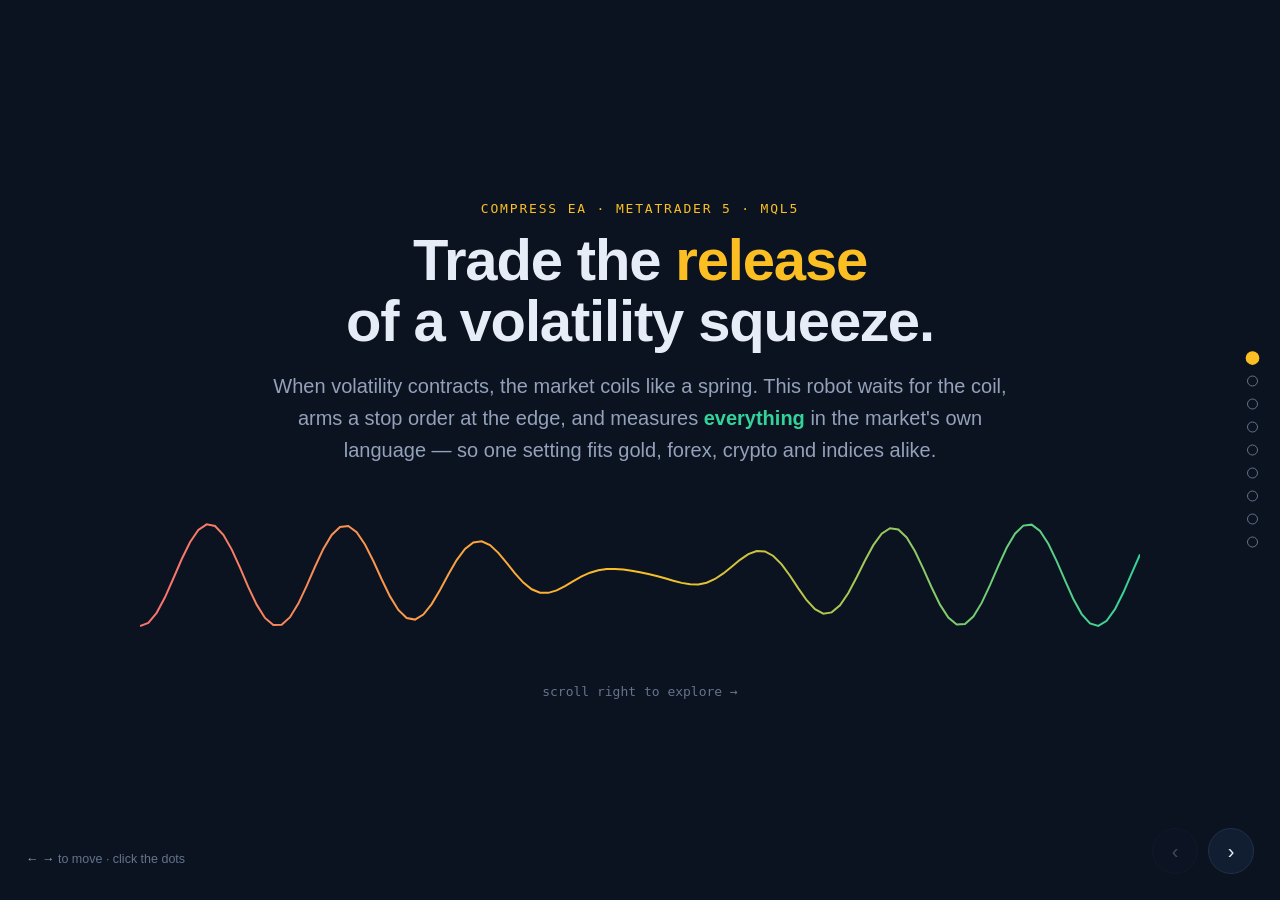
<file: compress-ea.html>
<!doctype html>
<html lang="en">
<head>
<meta charset="utf-8">
<meta name="viewport" content="width=device-width, initial-scale=1">
<title>Compress EA — an interactive walkthrough</title>
<style>
  :root{
    --bg:#0b1220; --panel:#0e1726; --panel2:#111d31; --border:#22304a;
    --tx:#e6edf6; --mut:#93a2ba; --dim:#64748b;
    --green:#34d399; --red:#f87171; --amber:#fbbf24; --blue:#38bdf8; --purple:#c084fc;
    --mono:ui-monospace,SFMono-Regular,Menlo,Consolas,monospace;
    --sans:'Segoe UI',Roboto,Helvetica,Arial,system-ui,sans-serif;
  }
  *{box-sizing:border-box}
  html,body{margin:0;height:100%;background:var(--bg);color:var(--tx);font-family:var(--sans);-webkit-font-smoothing:antialiased}
  a{color:var(--blue);text-decoration:none} a:hover{text-decoration:underline}

  /* progress + nav */
  #progress{position:fixed;top:0;left:0;height:3px;width:0;background:linear-gradient(90deg,var(--amber),var(--green));z-index:50;transition:width .2s ease}
  #dots{position:fixed;right:22px;top:50%;transform:translateY(-50%);z-index:50;display:flex;flex-direction:column;gap:12px}
  #dots button{width:11px;height:11px;border-radius:50%;border:1.5px solid var(--dim);background:transparent;cursor:pointer;padding:0;transition:all .2s}
  #dots button.on{background:var(--amber);border-color:var(--amber);transform:scale(1.25)}
  .arrow{position:fixed;bottom:26px;z-index:50;background:var(--panel2);border:1px solid var(--border);color:var(--tx);
         width:46px;height:46px;border-radius:50%;cursor:pointer;font-size:20px;display:flex;align-items:center;justify-content:center;transition:.15s}
  .arrow:hover{border-color:var(--amber);color:var(--amber)}
  .arrow:disabled{opacity:.25;cursor:default}
  #prev{right:82px} #next{right:26px}
  #kbd{position:fixed;bottom:34px;left:26px;z-index:50;color:var(--dim);font-size:12.5px}
  #kbd b{color:var(--mut);font-weight:600}

  /* deck */
  #deck{display:flex;height:100%;overflow-x:auto;overflow-y:hidden;scroll-snap-type:x mandatory;scroll-behavior:smooth}
  #deck::-webkit-scrollbar{display:none}
  .slide{min-width:100vw;height:100%;scroll-snap-align:start;overflow-y:auto;display:flex;align-items:center;justify-content:center;padding:64px 26px}
  .wrap{width:100%;max-width:1000px}
  .kick{font-family:var(--mono);font-size:13px;letter-spacing:.14em;text-transform:uppercase;color:var(--amber);margin-bottom:14px}
  h1{font-size:clamp(30px,5vw,58px);line-height:1.05;margin:0 0 18px;font-weight:800;letter-spacing:-.02em}
  h2{font-size:clamp(24px,3.4vw,40px);line-height:1.1;margin:0 0 16px;font-weight:800;letter-spacing:-.02em}
  .lead{font-size:clamp(16px,1.8vw,20px);color:var(--mut);line-height:1.6;max-width:760px}
  .mono{font-family:var(--mono)}
  .card{background:var(--panel);border:1px solid var(--border);border-radius:16px;padding:22px}
  .grid2{display:grid;grid-template-columns:1fr 1fr;gap:18px}
  @media(max-width:760px){.grid2{grid-template-columns:1fr}}
  .pill{display:inline-block;padding:3px 10px;border-radius:999px;font-size:12px;font-weight:700;font-family:var(--mono)}
  .muted{color:var(--mut)} .dim{color:var(--dim)}
  .em-green{color:var(--green)} .em-red{color:var(--red)} .em-amber{color:var(--amber)} .em-blue{color:var(--blue)} .em-purple{color:var(--purple)}
  button.btn{background:var(--panel2);border:1px solid var(--border);color:var(--tx);border-radius:10px;padding:9px 16px;font-weight:600;cursor:pointer;font-family:var(--sans);transition:.15s}
  button.btn:hover{border-color:var(--amber)}
  input[type=range]{width:100%;accent-color:var(--amber)}
  .val{font-family:var(--mono);color:var(--amber);font-weight:700}
  table{width:100%;border-collapse:collapse;font-size:14.5px}
  td,th{padding:8px 10px;text-align:left;border-bottom:1px solid #1b2536}
  th{color:var(--dim);font-size:12px;text-transform:uppercase;letter-spacing:.08em;font-weight:600}
  .cover-coil{margin:34px 0}
  .hint{color:var(--dim);font-size:13px;margin-top:26px;font-family:var(--mono)}
  .tag{font-family:var(--mono);font-size:12px;color:var(--dim)}
  .steps{display:flex;gap:10px;flex-wrap:wrap;margin:20px 0}
  .steps .s{flex:1;min-width:150px;background:var(--panel);border:1px solid var(--border);border-radius:12px;padding:14px;cursor:pointer;transition:.15s;opacity:.55}
  .steps .s.on{opacity:1;border-color:var(--amber);box-shadow:0 0 0 1px var(--amber) inset}
  .steps .s h4{margin:0 0 6px;font-size:15px}
  .steps .s p{margin:0;font-size:12.5px;color:var(--mut);line-height:1.45}
  .symbtn{display:flex;gap:8px;flex-wrap:wrap;margin:6px 0 16px}
  .symbtn button{flex:1;min-width:90px;background:var(--panel2);border:1px solid var(--border);color:var(--mut);border-radius:10px;padding:10px;cursor:pointer;font-weight:700;font-family:var(--sans)}
  .symbtn button.on{border-color:var(--amber);color:var(--tx);background:#17233a}
  canvas{width:100%;display:block;border-radius:12px}
  .imgrow img{width:100%;border-radius:10px;border:1px solid var(--border)}
  code.k{background:#17233a;border:1px solid var(--border);border-radius:6px;padding:1px 6px;font-family:var(--mono);font-size:13px}
</style>
</head>
<body>

<div id="progress"></div>
<div id="dots"></div>
<button class="arrow" id="prev" aria-label="Previous">‹</button>
<button class="arrow" id="next" aria-label="Next">›</button>
<div id="kbd"><b>← →</b> to move · click the dots</div>

<div id="deck">

  <!-- 0 · COVER -->
  <section class="slide" data-name="Start">
    <div class="wrap" style="text-align:center">
      <div class="kick">Compress EA · MetaTrader 5 · MQL5</div>
      <h1>Trade the <span class="em-amber">release</span><br>of a volatility squeeze.</h1>
      <p class="lead" style="margin:0 auto">When volatility contracts, the market coils like a spring. This robot waits for the coil, arms a stop order at the edge, and measures <b class="em-green">everything</b> in the market's own language — so one setting fits gold, forex, crypto and indices alike.</p>
      <div class="cover-coil"><canvas id="coil" height="150"></canvas></div>
      <div class="hint">scroll right to explore  →</div>
    </div>
  </section>

  <!-- 1 · THE PROBLEM -->
  <section class="slide" data-name="The problem">
    <div class="wrap">
      <div class="kick">01 · The problem with most robots</div>
      <h2>“20 pips” means nothing<br>across symbols.</h2>
      <div class="grid2" style="margin-top:22px;align-items:center">
        <p class="lead">A stop measured in fixed pips or points is a different <em>meaning</em> on every chart — because a “point” is a different size on each instrument. Tune it on one symbol and you've silently re‑tuned it for the next. Below: the same <span class="val" id="fx-pts">300</span> points, seen as a share of each symbol's price.</p>
        <div class="card">
          <label class="tag">A fixed stop of <span class="val" id="fx-pts2">300</span> points</label>
          <input type="range" id="fx" min="50" max="1500" step="50" value="300" style="margin:12px 0 18px">
          <table id="fxtab"></table>
          <p class="dim" style="font-size:12.5px;margin:14px 0 0">Same number, wildly different meaning → this is how overfitting sneaks in.</p>
        </div>
      </div>
    </div>
  </section>

  <!-- 2 · THE CORE METAPHOR -->
  <section class="slide" data-name="The coil">
    <div class="wrap">
      <div class="kick">02 · The core idea</div>
      <h2>Expansion → <span class="em-amber">compression</span> → <span class="em-green">breakout</span>.</h2>
      <p class="lead" style="margin-bottom:18px">Volatility contracts, energy coils, price bursts out. The EA doesn't predict the direction — it arms a stop order at the edge and lets price pull the trigger.</p>
      <div class="card">
        <canvas id="sim" height="300"></canvas>
        <div style="display:flex;gap:12px;align-items:center;margin-top:14px">
          <button class="btn" id="simplay">▶ Replay the squeeze</button>
          <span class="tag" id="simstage">expansion · high ATR</span>
        </div>
      </div>
    </div>
  </section>

  <!-- 3 · THE ENGINE -->
  <section class="slide" data-name="The engine">
    <div class="wrap">
      <div class="kick">03 · How it works</div>
      <h2>A 4‑step engine.</h2>
      <div class="steps" id="steps">
        <div class="s on" data-i="0"><h4 class="em-amber">1 · Detect</h4><p>Normalize ATR to basis‑points of price: <span class="mono">(ATR/close)×10⁴</span>. A bar is “compressed” when that value drops below the threshold.</p></div>
        <div class="s" data-i="1"><h4 class="em-amber">2 · Confirm</h4><p>Count consecutive compressed bars. After <b>K</b> of them — and only if the range stays tight — the squeeze is confirmed.</p></div>
        <div class="s" data-i="2"><h4 class="em-green">3 · Arm</h4><p>A higher‑timeframe moving average picks the side. Arm a <b>BUY STOP</b> above the high, or a <b>SELL STOP</b> below the low.</p></div>
        <div class="s" data-i="3"><h4 class="em-blue">4 · Manage</h4><p>The moment it fills, the squeeze locks — one coil, one trade. An optional break‑even later trails the stop to entry to protect the position.</p></div>
      </div>
      <div class="card" id="stepbody" style="min-height:130px"></div>
    </div>
  </section>

  <!-- 4 · ENTRY GEOMETRY -->
  <section class="slide" data-name="Entry geometry">
    <div class="wrap">
      <div class="kick">04 · The entry, in ATR and R</div>
      <h2>Every price is derived<br>from volatility.</h2>
      <div class="grid2" style="margin-top:20px">
        <div class="card">
          <label class="tag">Entry buffer = <span class="val" id="v-buf">0.10</span> × ATR(now)</label>
          <input type="range" id="s-buf" min="0.05" max="0.6" step="0.05" value="0.10">
          <label class="tag" style="margin-top:14px;display:block">Risk (1R) = <span class="val" id="v-sl">1.5</span> × ATR(avg)</label>
          <input type="range" id="s-sl" min="0.5" max="3" step="0.1" value="1.5">
          <label class="tag" style="margin-top:14px;display:block">Reward:Risk = <span class="val" id="v-rr">2.0</span> R</label>
          <input type="range" id="s-rr" min="1" max="4" step="0.5" value="2.0">
          <div style="margin-top:16px;padding-top:14px;border-top:1px solid #1b2536" class="mono">
            <div>entry = <span class="em-amber">High + buffer</span></div>
            <div>SL&nbsp;&nbsp;&nbsp;= entry − <span class="em-red">1R</span></div>
            <div>TP&nbsp;&nbsp;&nbsp;= entry + <span class="em-blue" id="tp-txt">2.0</span> × <span class="em-red">R</span></div>
          </div>
        </div>
        <div class="card" style="padding:10px">
          <svg id="geo" viewBox="0 0 420 340" style="width:100%"></svg>
        </div>
      </div>
    </div>
  </section>

  <!-- 5 · NORMALIZATION -->
  <section class="slide" data-name="Normalization">
    <div class="wrap">
      <div class="kick">05 · The one big idea</div>
      <h2>One threshold,<br>every price scale.</h2>
      <p class="lead" style="margin-bottom:16px">Set the squeeze threshold once, in basis‑points. It auto‑scales into the right absolute ATR on any instrument. Drag it — watch four very different markets stay in sync.</p>
      <div class="card">
        <label class="tag">ATR_Threshold_Bps = <span class="val" id="v-bps">7.0</span> &nbsp;→&nbsp; a bar is “compressed” below <span class="em-amber" id="pctlabel">0.07%</span> of price</label>
        <input type="range" id="s-bps" min="2" max="15" step="0.5" value="7" style="margin:12px 0 6px">
        <table id="normtab" style="margin-top:8px"></table>
        <p class="dim" style="font-size:12.5px;margin:14px 0 0">If you'd hard‑coded any single absolute number instead, it would fit one row and break the other three.</p>
      </div>
    </div>
  </section>

  <!-- 6 · STATE MACHINE -->
  <section class="slide" data-name="State machine">
    <div class="wrap">
      <div class="kick">06 · One squeeze = one trade</div>
      <h2>The state machine.</h2>
      <p class="lead" style="margin-bottom:16px">Feed it bars. It walks from quiet to armed to consumed — and refuses to fire twice on the same coil. Press <b>step</b>.</p>
      <div class="card">
        <div id="fsm" style="display:flex;gap:8px;flex-wrap:wrap;justify-content:center;margin-bottom:16px"></div>
        <div style="display:flex;gap:12px;align-items:center;flex-wrap:wrap">
          <button class="btn" id="fsm-step">▶ Step</button>
          <button class="btn" id="fsm-reset">↺ Reset</button>
          <span class="tag" id="fsm-msg">Ready. ATR is normal — state is IDLE.</span>
        </div>
      </div>
    </div>
  </section>

  <!-- 7 · OPTIMIZE -->
  <section class="slide" data-name="Optimize">
    <div class="wrap">
      <div class="kick">07 · How to tune it</div>
      <h2>Hunt the <span class="em-green">plateau</span>,<br>not the <span class="em-red">peak</span>.</h2>
      <div class="grid2" style="margin-top:20px;align-items:center">
        <p class="lead">Because the EA is normalized, optimizing isn't about the prettiest curve — that's the overfit trap. A good setting sits inside a broad region of similarly‑good results and survives on a second symbol. Hover the map: a lone bright cell is a trap; a green plateau is real.</p>
        <div class="card"><canvas id="heat" height="260"></canvas><div class="tag" id="heatmsg" style="margin-top:10px">ATR_Threshold_Bps × Comp_Bars — hover a cell</div></div>
      </div>
    </div>
  </section>

  <!-- 8 · SUMMARY -->
  <section class="slide" data-name="Takeaway">
    <div class="wrap" style="text-align:center">
      <div class="kick">08 · The takeaway</div>
      <h2 style="max-width:900px;margin:0 auto 20px">Speak the market's language of<br><span class="em-green">volatility</span> and <span class="em-red">risk</span> — not the broker's language of points and dollars.</h2>
      <p class="lead" style="margin:0 auto 26px">Detect the spring in basis‑points, arm one trend‑aligned stop at the edge, size stop and target from the squeeze itself. That's the whole robot.</p>
      <div class="grid2" style="max-width:720px;margin:0 auto;text-align:left">
        <div class="card"><h4 style="margin:0 0 8px" class="em-amber">Read the full spec</h4><p class="muted" style="margin:0;font-size:14px">The <a href="README.md">README</a> covers every parameter, the architecture, and the optimization workflow.</p></div>
        <div class="card"><h4 style="margin:0 0 8px" class="em-green">Run it</h4><p class="muted" style="margin:0;font-size:14px">Compile <code class="k">Compress.mq5</code>, load a preset from <code class="k">LIVE/</code>, and back‑test with <code class="k">setop.set</code>.</p></div>
      </div>
      <div class="hint" style="margin-top:30px">← scroll back any time</div>
    </div>
  </section>

</div>

<script>
(function(){
  const deck=document.getElementById('deck');
  const slides=[...deck.querySelectorAll('.slide')];
  const dots=document.getElementById('dots');
  const prog=document.getElementById('progress');
  const prev=document.getElementById('prev'), next=document.getElementById('next');

  slides.forEach((s,i)=>{const b=document.createElement('button');b.title=s.dataset.name;b.setAttribute('aria-label','Go to '+s.dataset.name);b.onclick=()=>go(i);dots.appendChild(b);});
  const dotEls=[...dots.children];

  function cur(){return Math.round(deck.scrollLeft/window.innerWidth);}
  function go(i){i=Math.max(0,Math.min(slides.length-1,i));deck.scrollTo({left:i*window.innerWidth,behavior:'smooth'});}
  function sync(){
    const i=cur();
    dotEls.forEach((d,k)=>d.classList.toggle('on',k===i));
    prog.style.width=((deck.scrollLeft/((slides.length-1)*window.innerWidth))*100)+'%';
    prev.disabled=i===0; next.disabled=i===slides.length-1;
  }
  deck.addEventListener('scroll',()=>requestAnimationFrame(sync),{passive:true});
  prev.onclick=()=>go(cur()-1); next.onclick=()=>go(cur()+1);
  window.addEventListener('keydown',e=>{
    if(e.key==='ArrowRight'||e.key==='PageDown'){e.preventDefault();go(cur()+1);}
    if(e.key==='ArrowLeft' ||e.key==='PageUp'){e.preventDefault();go(cur()-1);}
    if(e.key==='Home')go(0); if(e.key==='End')go(slides.length-1);
  });
  // let a vertical wheel scroll the deck horizontally when the slide isn't itself scrolling
  deck.addEventListener('wheel',e=>{
    const s=slides[cur()];
    if(s.scrollHeight>s.clientHeight+4) return;         // slide scrolls vertically → leave it
    if(Math.abs(e.deltaY)>Math.abs(e.deltaX)){deck.scrollLeft+=e.deltaY;e.preventDefault();}
  },{passive:false});
  window.addEventListener('resize',sync);
  // always open on the first slide (some browsers/preview panes restore scroll to the end)
  deck.scrollLeft=0; window.addEventListener('load',()=>{deck.scrollLeft=0;sync();});
  sync();

  const R=(a,b)=>a+Math.random()*(b-a);

  /* ---------- cover coil ---------- */
  (function(){
    const c=document.getElementById('coil'),x=c.getContext('2d');
    const reduce=matchMedia('(prefers-reduced-motion: reduce)').matches;
    let run=false,t=0,pending=false;
    function paint(){
      const cw=c.clientWidth||(c.parentElement&&c.parentElement.clientWidth)||0;
      if(cw<=0) return false;                       // layout not ready yet
      const w=c.width=cw*devicePixelRatio, h=c.height=150*devicePixelRatio;
      x.clearRect(0,0,w,h); x.lineWidth=2*devicePixelRatio;
      const midY=h/2, n=120, amp0=h*0.34;
      x.beginPath();
      for(let i=0;i<=n;i++){
        const p=i/n, px=p*w;
        // compress toward the middle, then release
        const squeeze=1-Math.exp(-Math.pow((p-0.5)/0.16,2))*0.9;
        const wobble=Math.sin(p*46+t*0.9);
        const y=midY+wobble*amp0*squeeze;
        i?x.lineTo(px,y):x.moveTo(px,y);
      }
      const g=x.createLinearGradient(0,0,w,0);
      g.addColorStop(0,'#f87171');g.addColorStop(.5,'#fbbf24');g.addColorStop(1,'#34d399');
      x.strokeStyle=g;x.stroke();
      return true;
    }
    function loop(){pending=false;paint();if(run&&!reduce){pending=true;t+=0.03;requestAnimationFrame(loop);}}
    // guarantee one static paint as soon as the canvas has a width (covers reduced-motion too)
    (function init(){ if(!paint()) requestAnimationFrame(init); })();
    // animate only while the cover is on-screen and motion is allowed
    new IntersectionObserver(es=>es.forEach(e=>{run=e.isIntersecting;if(run&&!reduce&&!pending){pending=true;requestAnimationFrame(loop);}}),{threshold:.15}).observe(c);
  })();

  /* ---------- squeeze simulator ---------- */
  (function(){
    const c=document.getElementById('sim'),x=c.getContext('2d');
    const stageEl=document.getElementById('simstage');
    const N=46, candles=[];
    function build(){
      candles.length=0;
      for(let i=0;i<N;i++){
        const p=i/N;
        let vol;
        if(p<0.32) vol=R(28,46);                 // expansion
        else if(p<0.72) vol=R(4,9);              // compression
        else vol=R(30,60);                        // breakout
        const up=(p>=0.72)? true : Math.random()>0.5;
        candles.push({vol,up,body:R(0.4,0.8)});
      }
    }
    let t0=null, dur=4200;
    function frame(ts){
      if(!t0)t0=ts; const t=Math.min(1,(ts-t0)/dur);
      const w=c.width=c.clientWidth*devicePixelRatio, h=c.height=300*devicePixelRatio;
      x.clearRect(0,0,w,h);
      const pad=20*devicePixelRatio, cw=(w-2*pad)/N, mid=h*0.55;
      const shown=Math.floor(t*N);
      // zone box during compression/breakout
      const cStart=Math.floor(N*0.32), cEnd=Math.floor(N*0.72);
      if(shown>cStart){
        const bx=pad+cStart*cw, bw=(Math.min(shown,cEnd)-cStart)*cw;
        x.strokeStyle='rgba(251,191,36,.6)';x.setLineDash([6,4]);x.lineWidth=1.5*devicePixelRatio;
        x.strokeRect(bx,mid-16*devicePixelRatio,bw,32*devicePixelRatio);x.setLineDash([]);
      }
      // stop line + arrow after breakout begins
      if(shown>=cEnd){
        const sy=mid-30*devicePixelRatio;
        x.strokeStyle='rgba(52,211,153,.8)';x.setLineDash([6,4]);x.lineWidth=1.4*devicePixelRatio;
        x.beginPath();x.moveTo(pad+cEnd*cw,sy);x.lineTo(w-pad,sy);x.stroke();x.setLineDash([]);
        x.fillStyle='#34d399';x.font=`${12*devicePixelRatio}px ui-monospace`;
        x.fillText('BUY STOP',pad+cEnd*cw+6*devicePixelRatio,sy-6*devicePixelRatio);
      }
      for(let i=0;i<shown;i++){
        const cd=candles[i], cx=pad+i*cw+cw/2, v=cd.vol*devicePixelRatio;
        const dir=cd.up?-1:1;
        x.strokeStyle=cd.up?'#34d399':'#f87171';x.lineWidth=1.2*devicePixelRatio;
        x.beginPath();x.moveTo(cx,mid-v/2);x.lineTo(cx,mid+v/2);x.stroke();
        x.lineWidth=Math.max(3,cw*0.5);x.beginPath();
        x.moveTo(cx,mid);x.lineTo(cx,mid+dir*v*cd.body*0.5);x.stroke();
      }
      // stage label
      const p=shown/N;
      stageEl.textContent = p<0.32?'expansion · high ATR' : p<0.72?'compression · ATR below threshold' : 'breakout · stop order fires';
      if(t<1) requestAnimationFrame(frame);
    }
    function play(){t0=null;build();requestAnimationFrame(frame);}
    document.getElementById('simplay').onclick=play;
    build();
    // autoplay when the slide is first reached
    const io=new IntersectionObserver(es=>es.forEach(e=>{if(e.isIntersecting){play();io.disconnect();}}),{threshold:.6});
    io.observe(c);
  })();

  /* ---------- engine steps ---------- */
  (function(){
    const bodies=[
      `<b class="em-amber">Detect.</b> ATR (Average True Range — a standard volatility gauge) is turned into a scale‑free number: <span class="mono">atr_bps = (ATR / close) × 10 000</span>. On XAU at $2,400 and EURUSD at 1.10 the <em>same</em> threshold means the <em>same</em> quietness. Only closed bars are read, so nothing repaints.`,
      `<b class="em-amber">Confirm.</b> The engine counts consecutive bars under the threshold. It needs <b>K</b> of them (<span class="mono">Comp_Bars</span>) <em>and</em> the range they carve must stay within <span class="mono">Range_Max_ATR × ATR</span> — that filter throws away wide, news‑blown “fake” squeezes.`,
      `<b class="em-green">Arm.</b> The higher‑timeframe MA decides direction: price above it → a <b>BUY STOP</b> just above the zone high; below it → a <b>SELL STOP</b> just below the low. Entry, stop and target are all placed from volatility — never a fixed pip count.`,
      `<b class="em-blue">Manage.</b> The instant the order fills, the squeeze is marked <span class="em-purple">CONSUMED</span> — it can't fire again on the same coil until volatility expands (one coil, one trade). Separately and later, an optional break‑even pulls the stop to entry once price is <span class="mono">BE_RR_Trigger × R</span> in profit.`
    ];
    const body=document.getElementById('stepbody'), ss=[...document.querySelectorAll('#steps .s')];
    function set(i){ss.forEach(s=>s.classList.toggle('on',+s.dataset.i===i));body.innerHTML=`<p class="muted" style="margin:0;line-height:1.6">${bodies[i]}</p>`;}
    ss.forEach(s=>s.onclick=()=>set(+s.dataset.i)); set(0);
  })();

  /* ---------- problem: a fixed point-count as % of price ---------- */
  (function(){
    // [name, price, colour, tick] — a "point" is each instrument's own smallest price step
    const syms=[['XAU',2400,'#fbbf24',0.1],['EURUSD',1.10,'#38bdf8',0.0001],['BTCUSD',118000,'#34d399',1],['US30',40000,'#c084fc',1]];
    const fx=document.getElementById('fx'),tab=document.getElementById('fxtab');
    const dist=v=> v>=100? v.toLocaleString(undefined,{maximumFractionDigits:0}) : v>=1? v.toFixed(1) : v.toFixed(4);
    function upd(){
      const pts=+fx.value;
      document.getElementById('fx-pts').textContent=pts;
      document.getElementById('fx-pts2').textContent=pts;
      const data=syms.map(([n,pr,col,tick])=>{const d=pts*tick; return {n,col,d,share:d/pr*100};});
      const maxShare=Math.max(...data.map(r=>r.share));
      let rows='<tr><th>Symbol</th><th>stop distance</th><th>= % of price</th></tr>';
      data.forEach(r=>{
        const barw=Math.max(3,r.share/maxShare*100);
        rows+=`<tr><td style="color:${r.col};font-weight:700">${r.n}</td>
          <td class="mono">${dist(r.d)}</td>
          <td><span class="mono">${r.share<0.01?r.share.toFixed(4):r.share.toFixed(2)}%</span>
          <div style="height:6px;border-radius:3px;background:${r.col};opacity:.6;width:${barw}%;margin-top:4px"></div></td></tr>`;
      });
      tab.innerHTML=rows;
    }
    fx.oninput=upd; upd();
  })();

  /* ---------- entry geometry (auto-fit vertical scale + anti-overlap labels) ---------- */
  (function(){
    const svg=document.getElementById('geo');
    const buf=document.getElementById('s-buf'),sl=document.getElementById('s-sl'),rr=document.getElementById('s-rr');
    const ns='http://www.w3.org/2000/svg';
    const X1=34, X2=300, LX=306;                 // line span + label x
    const yTop=42, yBottom=298;                  // plot band inside the 0..340 viewBox
    const el=(t,a)=>{const n=document.createElementNS(ns,t);for(const k in a)n.setAttribute(k,a[k]);return n;};
    function draw(){
      const B=+buf.value,S=+sl.value,RR=+rr.value;
      document.getElementById('v-buf').textContent=B.toFixed(2);
      document.getElementById('v-sl').textContent=S.toFixed(1);
      document.getElementById('v-rr').textContent=RR.toFixed(1);
      document.getElementById('tp-txt').textContent=RR.toFixed(1);
      svg.innerHTML='';
      // prices in ATR units, zoneHigh = 0, up = positive
      const ZH=1.2;                               // zone height in ATR
      const pHigh=0, pLow=-ZH, pEntry=B, pSL=B-S, pTP=B+RR*S;
      const pMax=Math.max(pTP,pEntry,pHigh), pMin=Math.min(pSL,pLow);
      const padA=(pMax-pMin)*0.10 || 0.2;
      const Phi=pMax+padA, Plo=pMin-padA;
      const scale=(yBottom-yTop)/(Phi-Plo);
      const Y=p=> yBottom-(p-Plo)*scale;
      // zone box
      svg.appendChild(el('rect',{x:X1,y:Y(pHigh),width:X2-X1,height:Y(pLow)-Y(pHigh),
        fill:'rgba(251,191,36,.08)',stroke:'#fbbf24','stroke-dasharray':'5 4'}));
      // the five levels
      const rows=[
        {p:pTP,   col:'#38bdf8',dash:'6 4',lw:1.5,label:'TP  (+'+RR.toFixed(1)+'R)'},
        {p:pEntry,col:'#34d399',dash:null, lw:1.9,label:'entry'},
        {p:pHigh, col:'#fbbf24',dash:null, lw:1.2,label:'zone High'},
        {p:pLow,  col:'#fbbf24',dash:null, lw:1.2,label:'zone Low'},
        {p:pSL,   col:'#f87171',dash:'6 4',lw:1.5,label:'SL  (−1R)'}
      ];
      rows.forEach(r=>{r.y=Y(r.p);});
      // draw lines
      rows.forEach(r=>{const a={x1:X1,x2:X2,y1:r.y,y2:r.y,stroke:r.col,'stroke-width':r.lw};if(r.dash)a['stroke-dasharray']=r.dash;svg.appendChild(el('line',a));});
      // place labels top→bottom, enforce a minimum vertical gap so text never overlaps
      const MG=14; let prev=-1e9;
      rows.slice().sort((a,b)=>a.y-b.y).forEach(r=>{
        let ly=Math.max(r.y+4, prev+MG); prev=ly;
        if(Math.abs(ly-(r.y+4))>6)  // leader when the label had to move
          svg.appendChild(el('line',{x1:X2,x2:LX-3,y1:r.y,y2:ly-4,stroke:r.col,'stroke-width':0.7,opacity:0.5}));
        svg.appendChild(el('text',{x:LX,y:ly,fill:r.col,'font-size':11,'font-family':'ui-monospace'})).textContent=r.label;
      });
      // 1R bracket on the left, entry → SL
      const yE=Y(pEntry), yS=Y(pSL), mid=(yE+yS)/2;
      svg.appendChild(el('line',{x1:22,x2:22,y1:yE,y2:yS,stroke:'#f87171','stroke-width':1.4}));
      svg.appendChild(el('line',{x1:18,x2:26,y1:yE,y2:yE,stroke:'#f87171','stroke-width':1.4}));
      svg.appendChild(el('line',{x1:18,x2:26,y1:yS,y2:yS,stroke:'#f87171','stroke-width':1.4}));
      const rt=el('text',{x:10,y:mid,fill:'#f87171','font-size':11,'font-family':'ui-monospace','text-anchor':'middle',transform:`rotate(-90 10 ${mid})`});
      rt.textContent='1R'; svg.appendChild(rt);
    }
    [buf,sl,rr].forEach(s=>s.oninput=draw); draw();
  })();

  /* ---------- normalization ---------- */
  (function(){
    const syms=[['XAU','#fbbf24',2400],['EURUSD','#38bdf8',1.10],['BTCUSD','#34d399',118000],['US30','#c084fc',40000]];
    const s=document.getElementById('s-bps'),tab=document.getElementById('normtab');
    function fmt(v){ if(v>=1000)return v.toLocaleString(undefined,{maximumFractionDigits:0});
      if(v>=1)return v.toFixed(2); if(v>=0.01)return v.toFixed(4); return v.toExponential(2);}
    function upd(){
      const bps=+s.value;
      document.getElementById('v-bps').textContent=bps.toFixed(1);
      const pctv=bps/100; // basis-points → percent: 7 bps = 0.07%
      document.getElementById('pctlabel').textContent=(Number.isInteger(bps)?pctv.toFixed(2):pctv.toFixed(3))+'%';
      let rows='<tr><th>Symbol</th><th>≈ price</th><th>“compressed” = ATR below</th></tr>';
      syms.forEach(([n,c,pr])=>{
        const ceil=bps/10000*pr;
        rows+=`<tr><td style="color:${c};font-weight:700">${n}</td><td class="mono">${pr.toLocaleString()}</td>
          <td class="mono" style="color:${c}">${fmt(ceil)}</td></tr>`;
      });
      tab.innerHTML=rows;
    }
    s.oninput=upd; upd();
  })();

  /* ---------- state machine ---------- */
  (function(){
    const defs=[['IDLE','#94a3b8'],['COUNTING','#fbbf24'],['CONFIRMED','#34d399'],['PENDING','#38bdf8'],['CONSUMED','#c084fc']];
    const wrap=document.getElementById('fsm'),msg=document.getElementById('fsm-msg');
    defs.forEach(([n,c])=>{const d=document.createElement('div');d.id='n-'+n;d.textContent=n;
      d.style.cssText=`font-family:ui-monospace;font-weight:700;font-size:13px;padding:10px 14px;border-radius:10px;border:1.5px solid ${c};color:${c};opacity:.35;transition:.2s`;
      wrap.appendChild(d);});
    // scripted stream of events that a real ATR feed would produce
    const script=[
      ['IDLE','ATR is normal (≥ N). Waiting for volatility to drop.'],
      ['COUNTING','ATR dropped below N — first compressed bar. Counting toward K.'],
      ['COUNTING','Still quiet… bars accumulating, zone High/Low tracked.'],
      ['COUNTING','Still quiet… almost there.'],
      ['CONFIRMED','Reached K bars and the range fits → squeeze CONFIRMED.'],
      ['PENDING','Higher‑TF trend is up → BUY STOP armed above the high. Zone frozen.'],
      ['CONSUMED','Price broke out and filled the order → signal CONSUMED. Locked until ATR expands.'],
      ['IDLE','ATR expanded back above N → unlocked. Ready for the next coil.']
    ];
    let i=0;
    function render(state,text){
      defs.forEach(([n])=>document.getElementById('n-'+n).style.opacity=(n===state?'1':'.35'));
      defs.forEach(([n])=>{const el=document.getElementById('n-'+n);el.style.transform=(n===state?'scale(1.08)':'scale(1)');});
      msg.textContent=text;
    }
    function step(){const [st,tx]=script[i];render(st,tx);i=(i+1)%script.length;}
    document.getElementById('fsm-step').onclick=step;
    document.getElementById('fsm-reset').onclick=()=>{i=0;render('IDLE','Ready. ATR is normal — state is IDLE.');};
    render('IDLE','Ready. ATR is normal — state is IDLE.');
  })();

  /* ---------- optimize heatmap ---------- */
  (function(){
    const c=document.getElementById('heat'),x=c.getContext('2d'),msg=document.getElementById('heatmsg');
    const cols=13,rows=9; let cells=[];
    function build(){
      cells=[];
      for(let r=0;r<rows;r++)for(let q=0;q<cols;q++){
        // a broad robust plateau in the middle, plus one deceptive lone spike
        const cx=6.5,cy=4, d=Math.hypot((q-cx)/4.5,(r-cy)/3.2);
        let v=Math.max(0,1-d)*0.8+R(0,0.12);
        if(q===11&&r===1) v=0.99;             // the trap: lone bright peak
        cells.push({q,r,v});
      }
    }
    const isTrap=cl=>(cl.q===11&&cl.r===1);
    let hover=-1;
    function draw(){
      const w=c.width=c.clientWidth*devicePixelRatio, h=c.height=260*devicePixelRatio;
      x.clearRect(0,0,w,h);
      const cw=w/cols, ch=h/rows;
      cells.forEach((cl,idx)=>{
        const g=cl.v;
        // green plateau, amber mid, red weak
        const col = g>0.55? `rgba(52,211,153,${0.25+g*0.6})` : g>0.3? `rgba(251,191,36,${0.2+g})` : `rgba(248,113,113,${0.12+g})`;
        x.fillStyle=idx===hover?'#e6edf6':col;
        x.fillRect(cl.q*cw+1,cl.r*ch+1,cw-2,ch-2);
        if(isTrap(cl)){                        // outline + mark the deceptive lone peak
          x.strokeStyle='#f8fafc';x.lineWidth=2*devicePixelRatio;
          x.strokeRect(cl.q*cw+2,cl.r*ch+2,cw-4,ch-4);
          x.fillStyle='#0b1220';x.font=`700 ${Math.min(cw,ch)*0.5}px ui-monospace`;x.textAlign='center';x.textBaseline='middle';
          x.fillText('!',cl.q*cw+cw/2,cl.r*ch+ch/2);
        }
      });
    }
    function at(clientX,clientY){
      const rect=c.getBoundingClientRect();
      const q=Math.floor((clientX-rect.left)/(rect.width/cols));
      const r=Math.floor((clientY-rect.top)/(rect.height/rows));
      hover=cells.findIndex(cl=>cl.q===q&&cl.r===r);
      const cl=cells[hover];
      if(cl){
        const thr=(2+cl.q).toFixed(0), bars=(6+cl.r*2);
        msg.innerHTML = isTrap(cl)
          ? `<span class="em-red">Threshold ${thr} bps · K ${bars} — a lone peak. Beautiful in‑sample, fragile out‑of‑sample. Don't trust it.</span>`
          : cl.v>0.55
            ? `<span class="em-green">Threshold ${thr} bps · K ${bars} — inside the plateau: robust, portable.</span>`
            : `<span class="dim">Threshold ${thr} bps · K ${bars} — weak / unstable region.</span>`;
      }
      draw();
    }
    const DEFAULT='The green mass is the <span class="em-green">plateau</span>. The outlined <span class="em-red">◻!</span> cell is the trap — hover or tap to compare.';
    c.addEventListener('pointermove',e=>at(e.clientX,e.clientY));
    c.addEventListener('pointerdown',e=>at(e.clientX,e.clientY));
    c.addEventListener('pointerleave',()=>{hover=-1;draw();msg.innerHTML=DEFAULT;});
    build();draw(); msg.innerHTML=DEFAULT;
    window.addEventListener('resize',draw);
  })();

})();
</script>
</body>
</html>
</file>
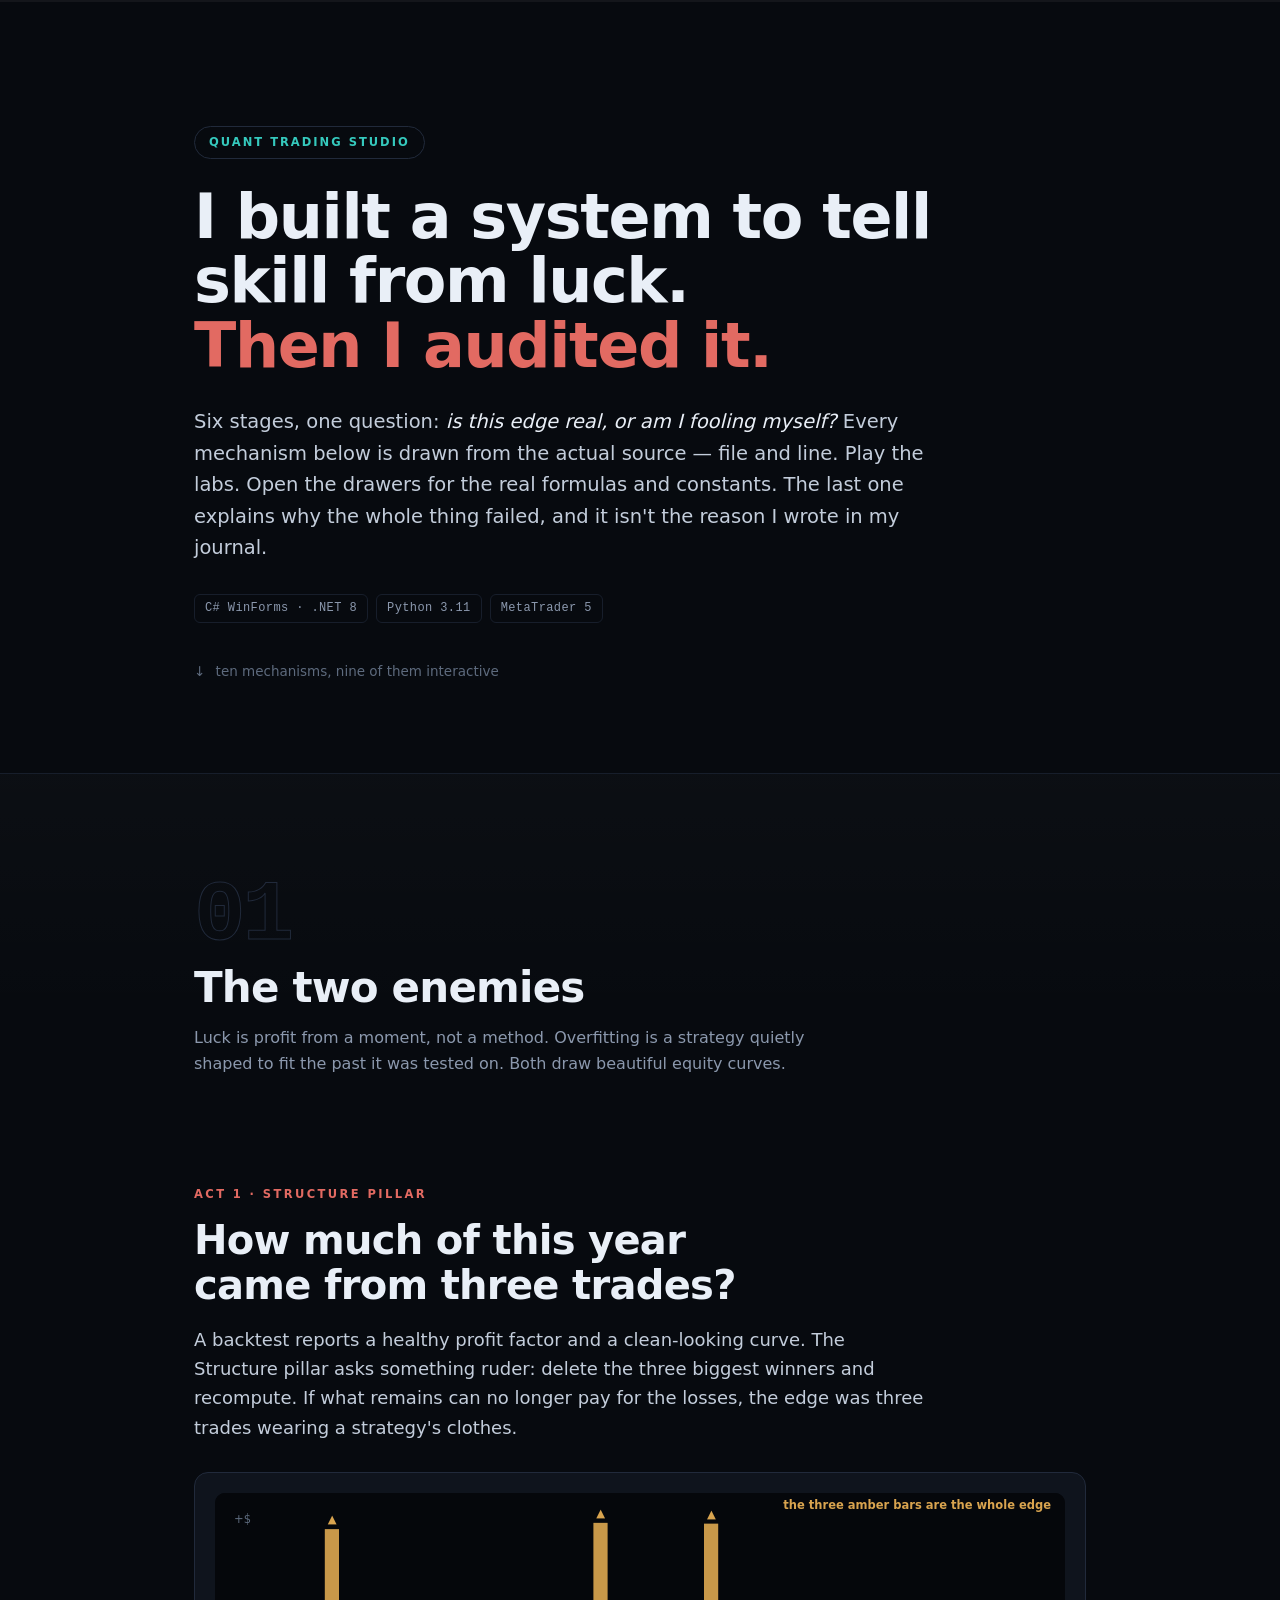
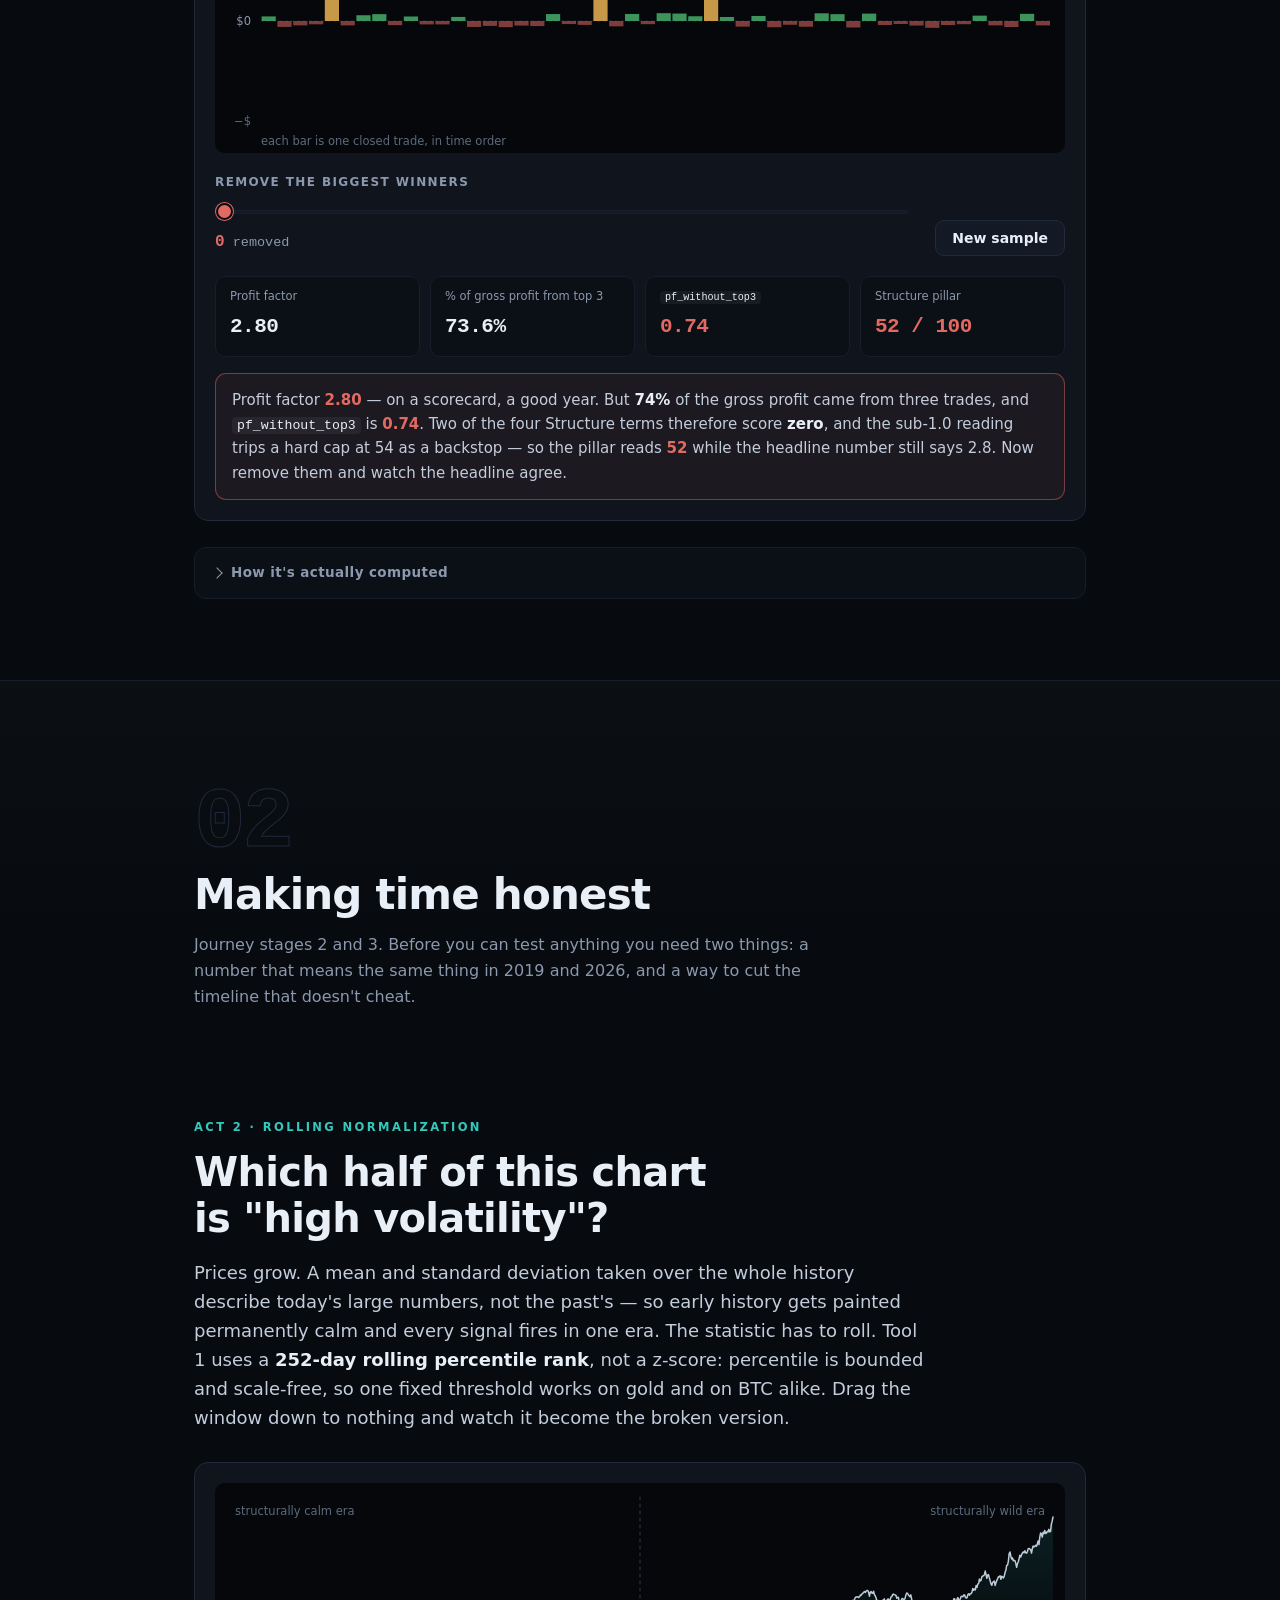
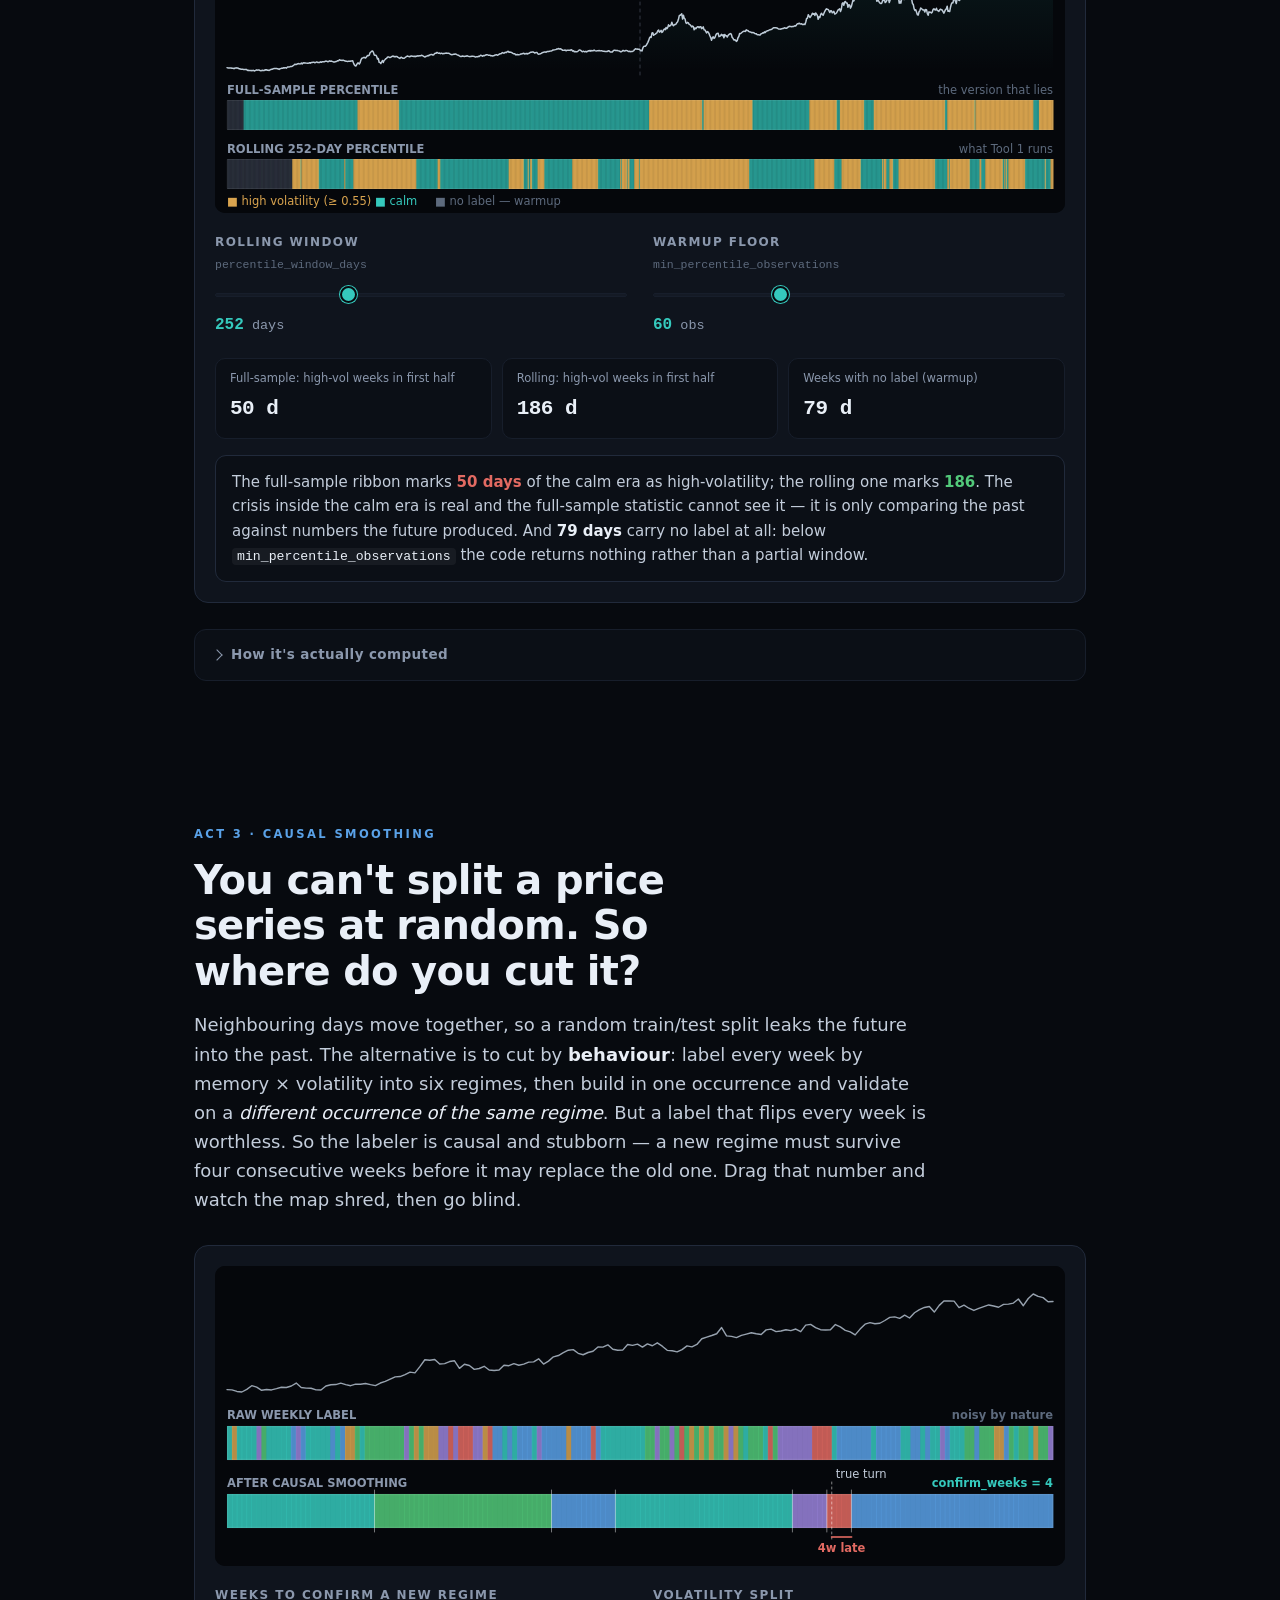
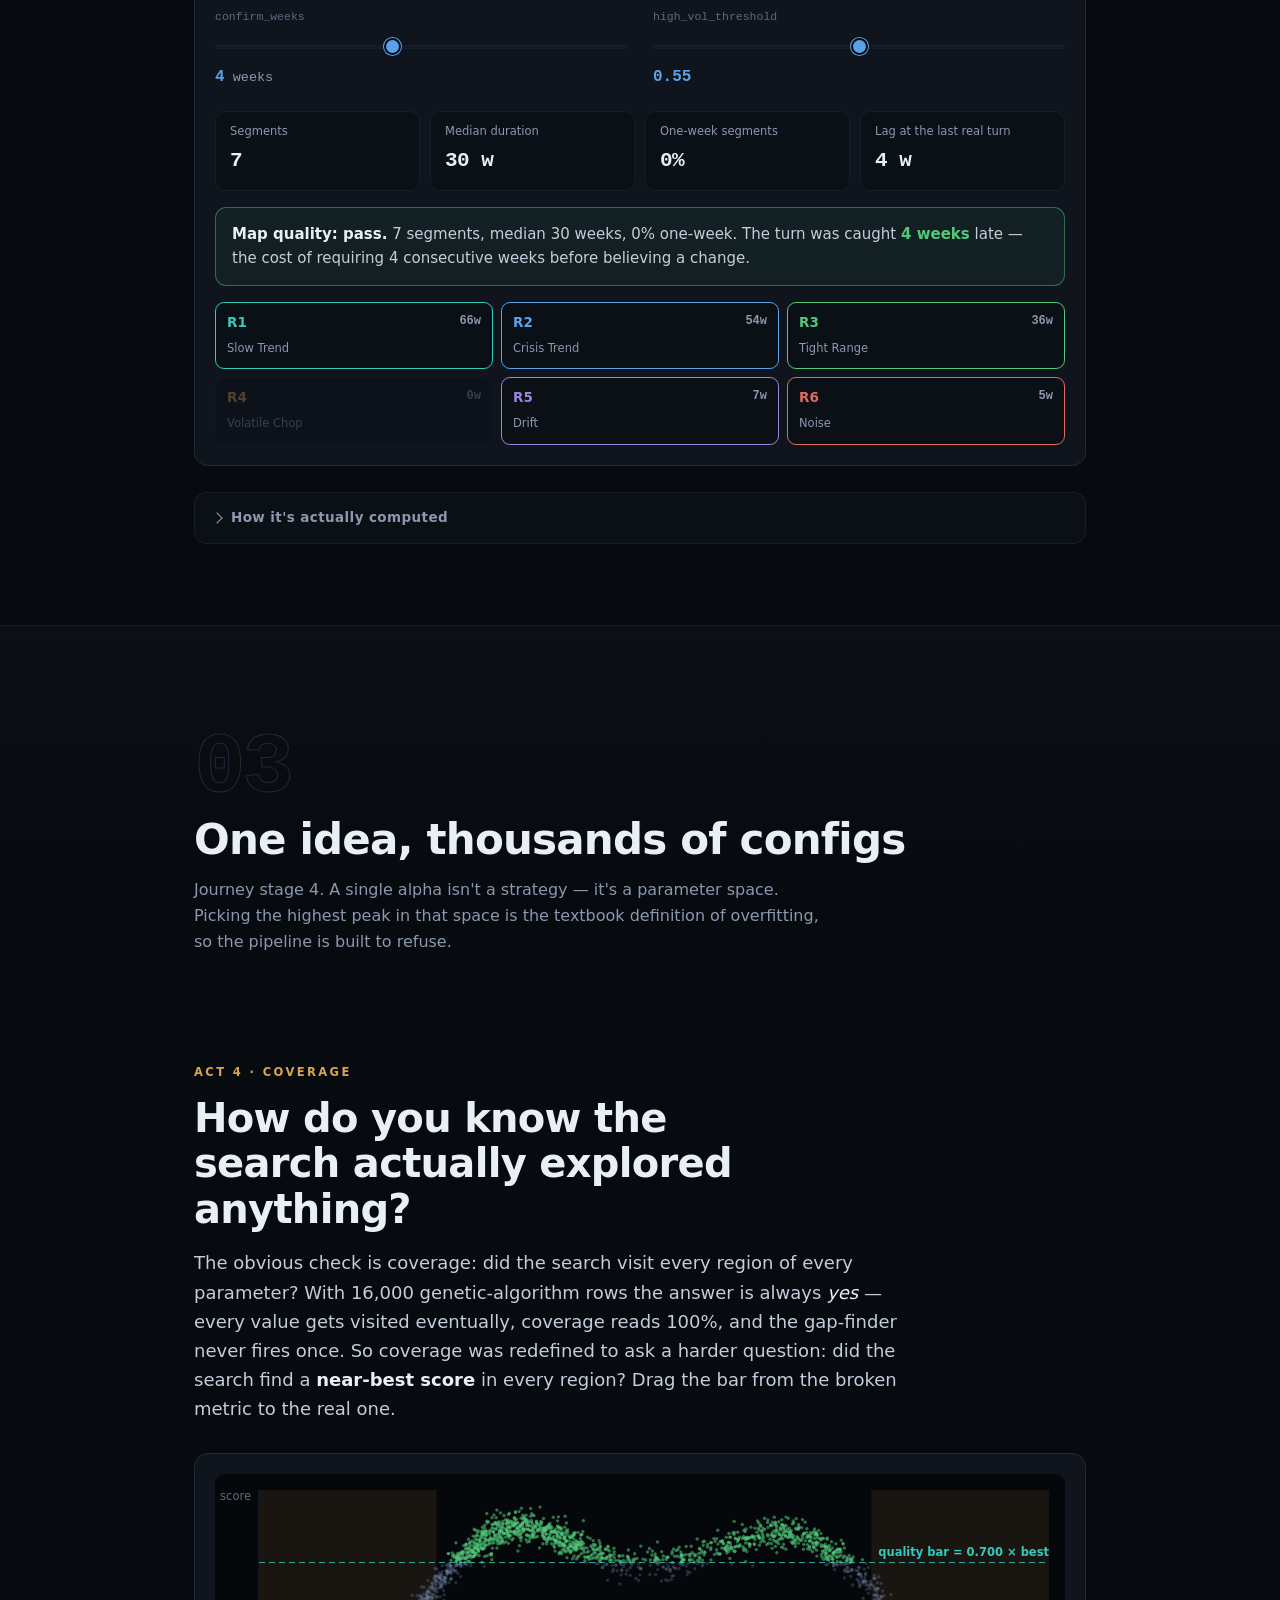
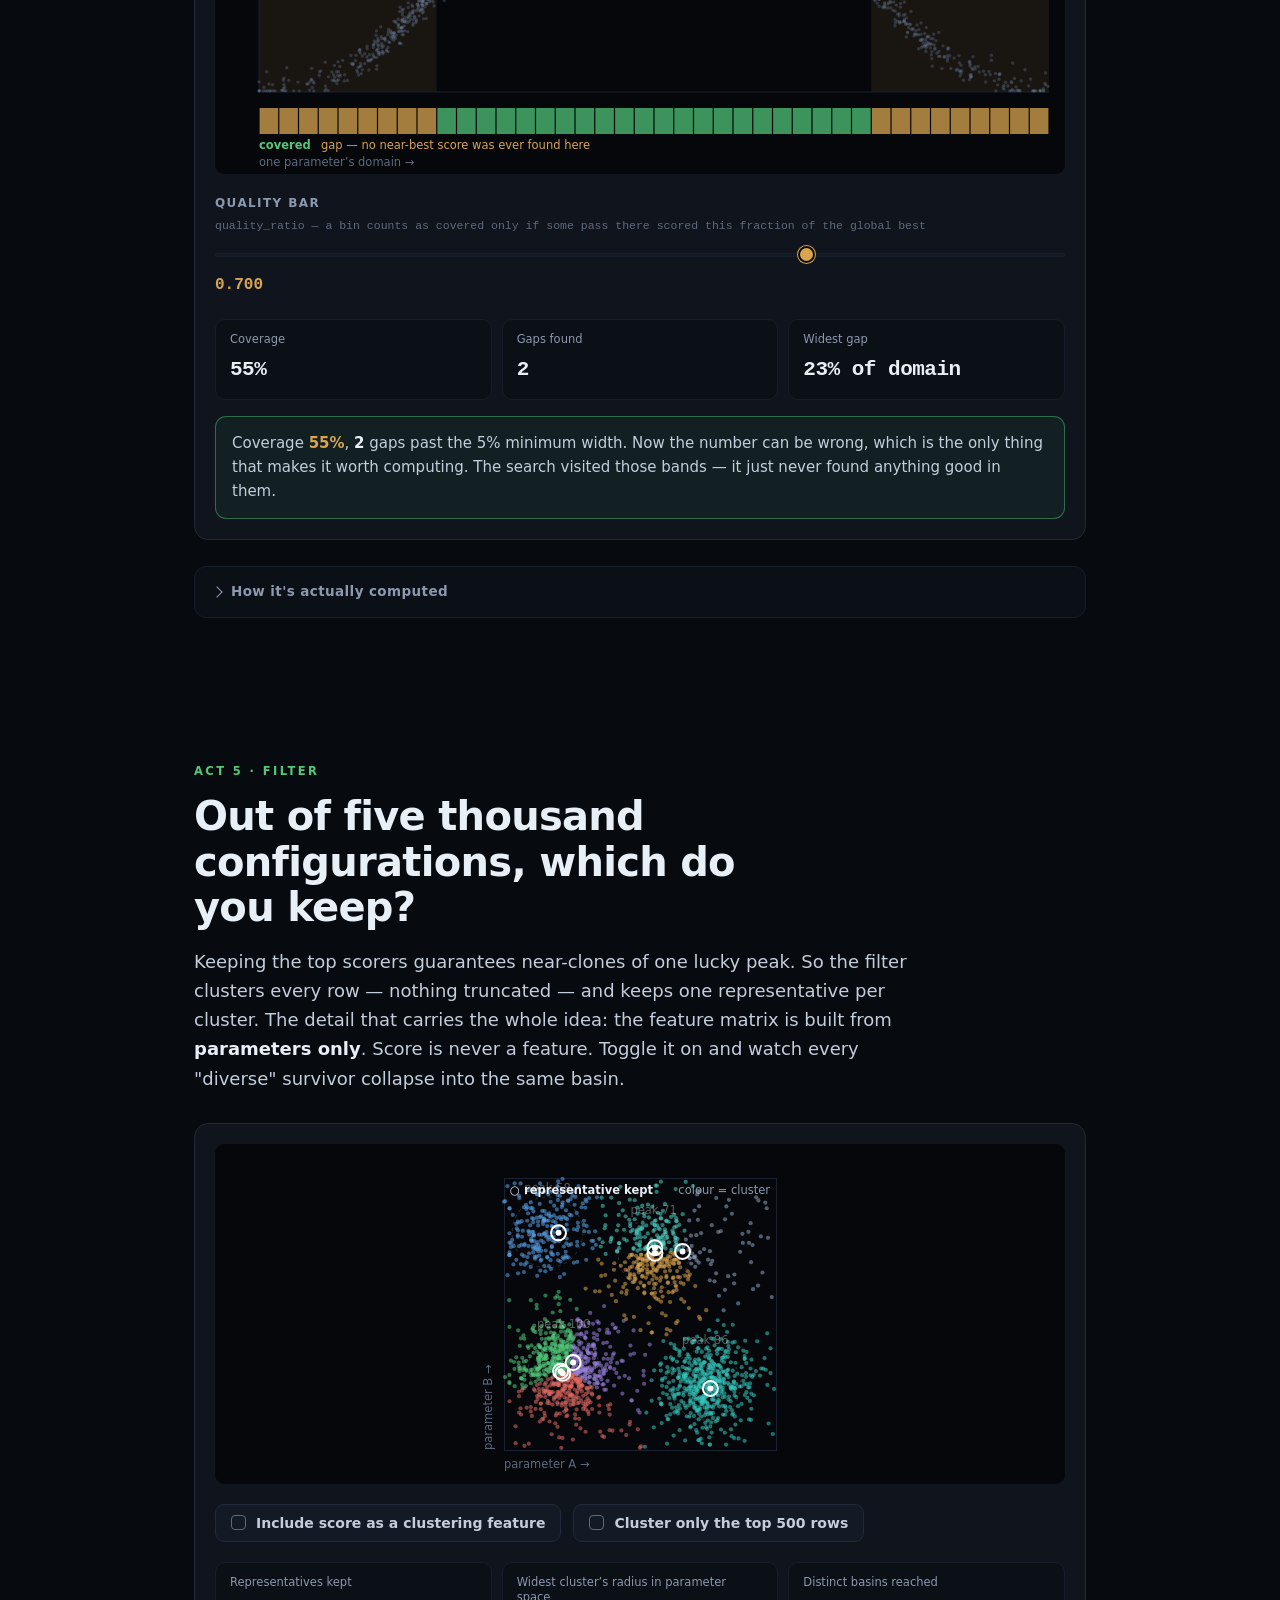
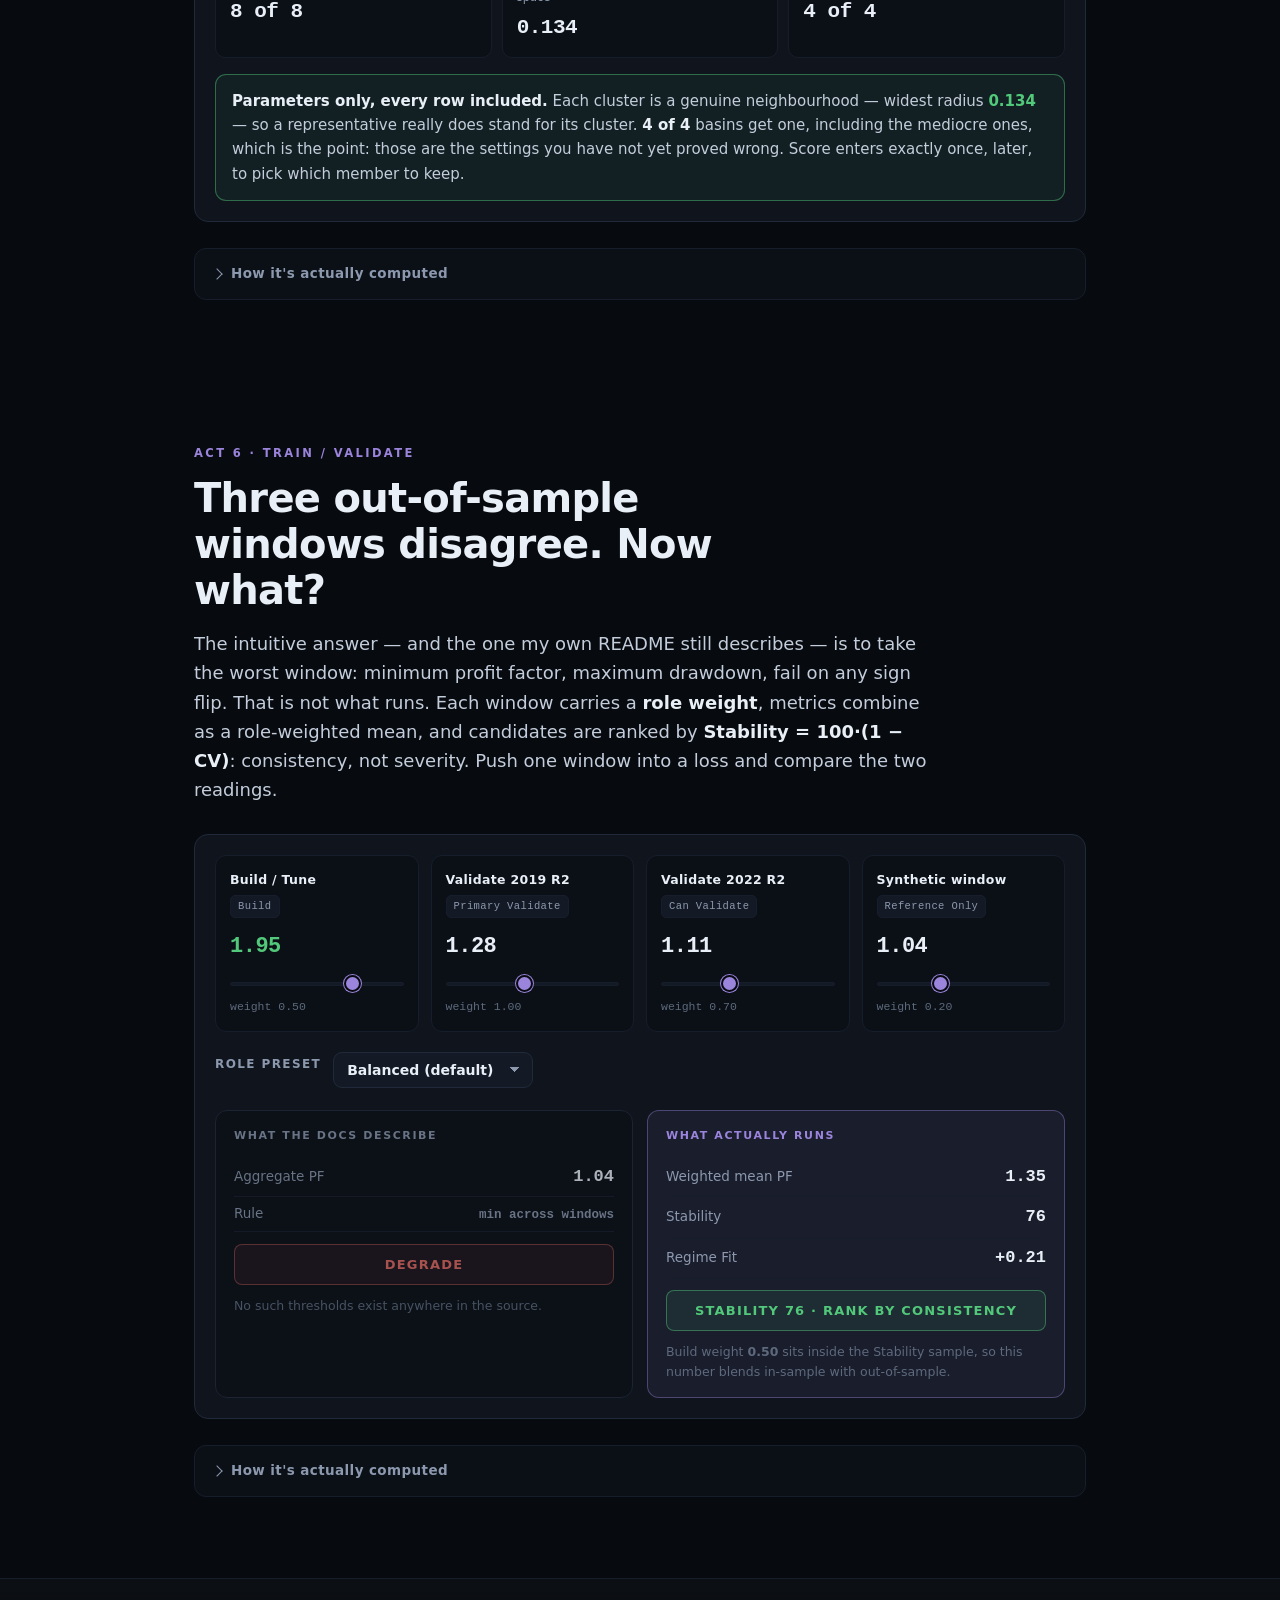
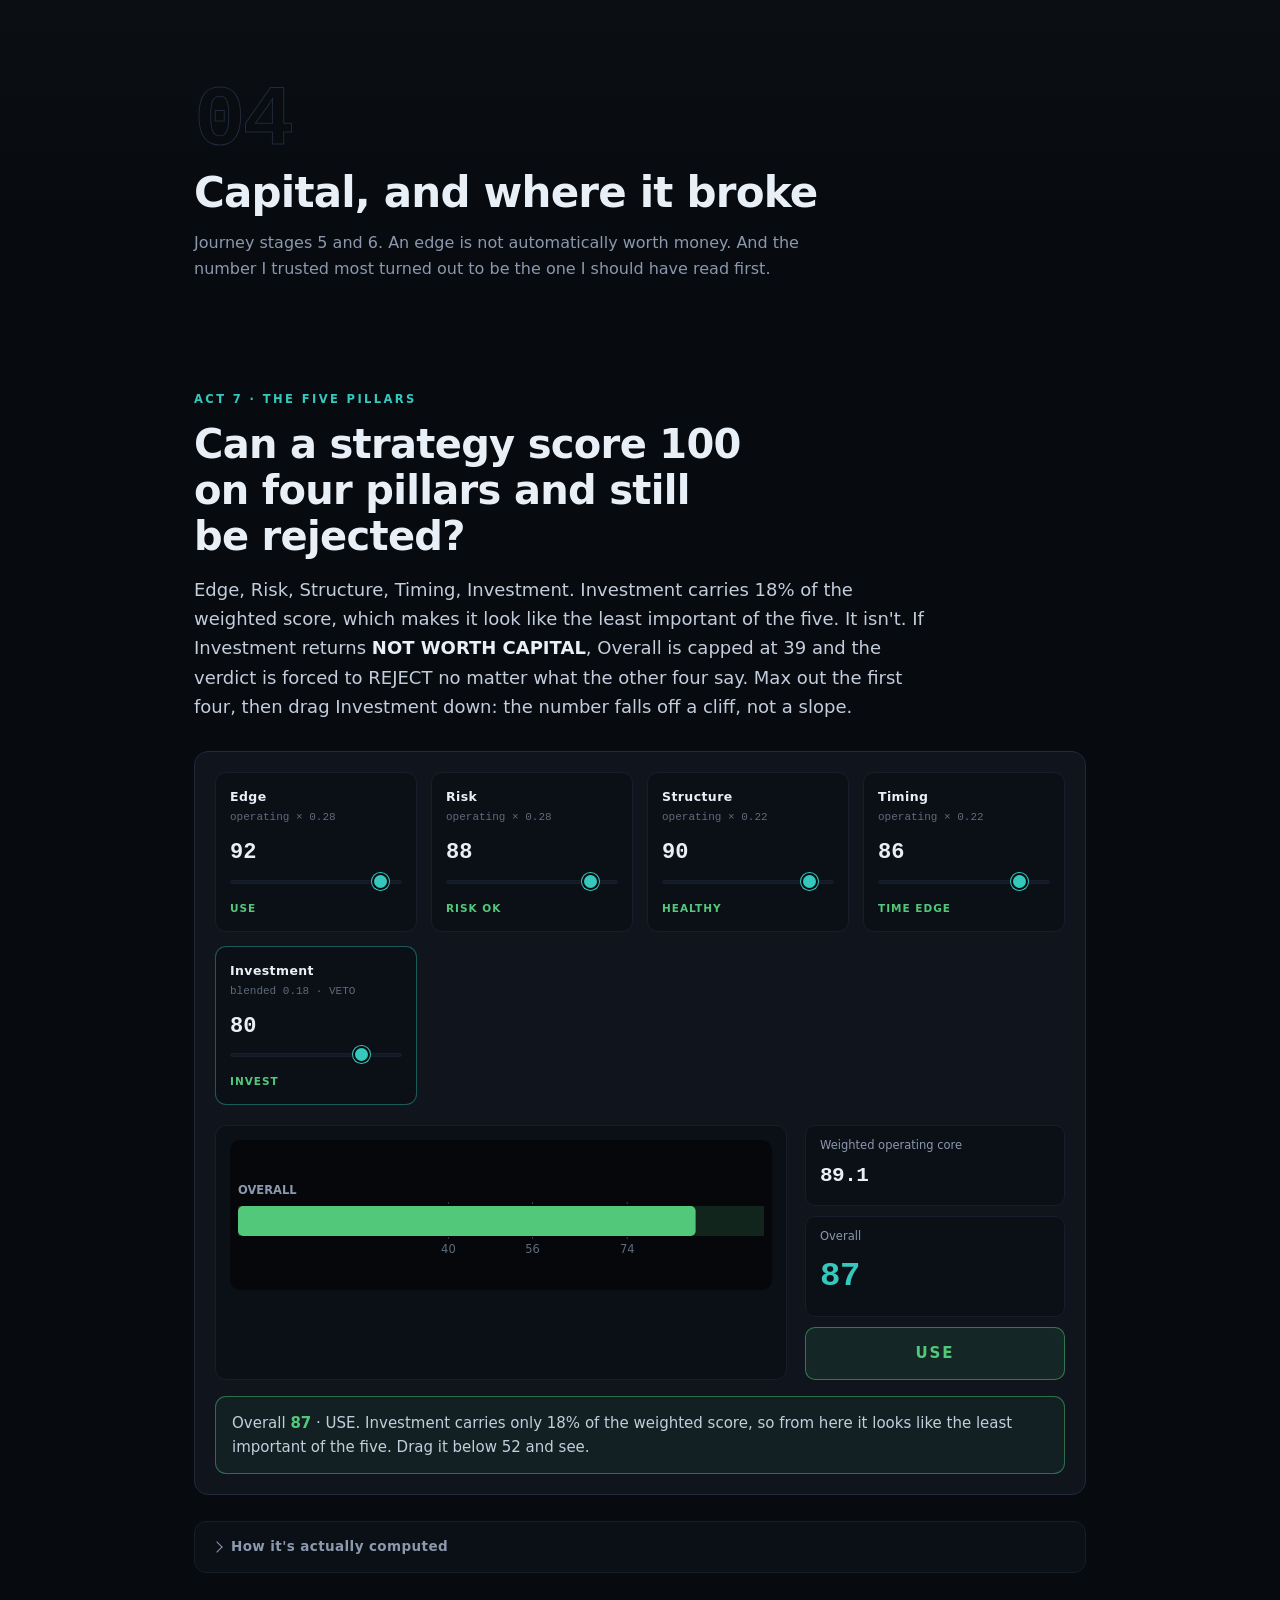
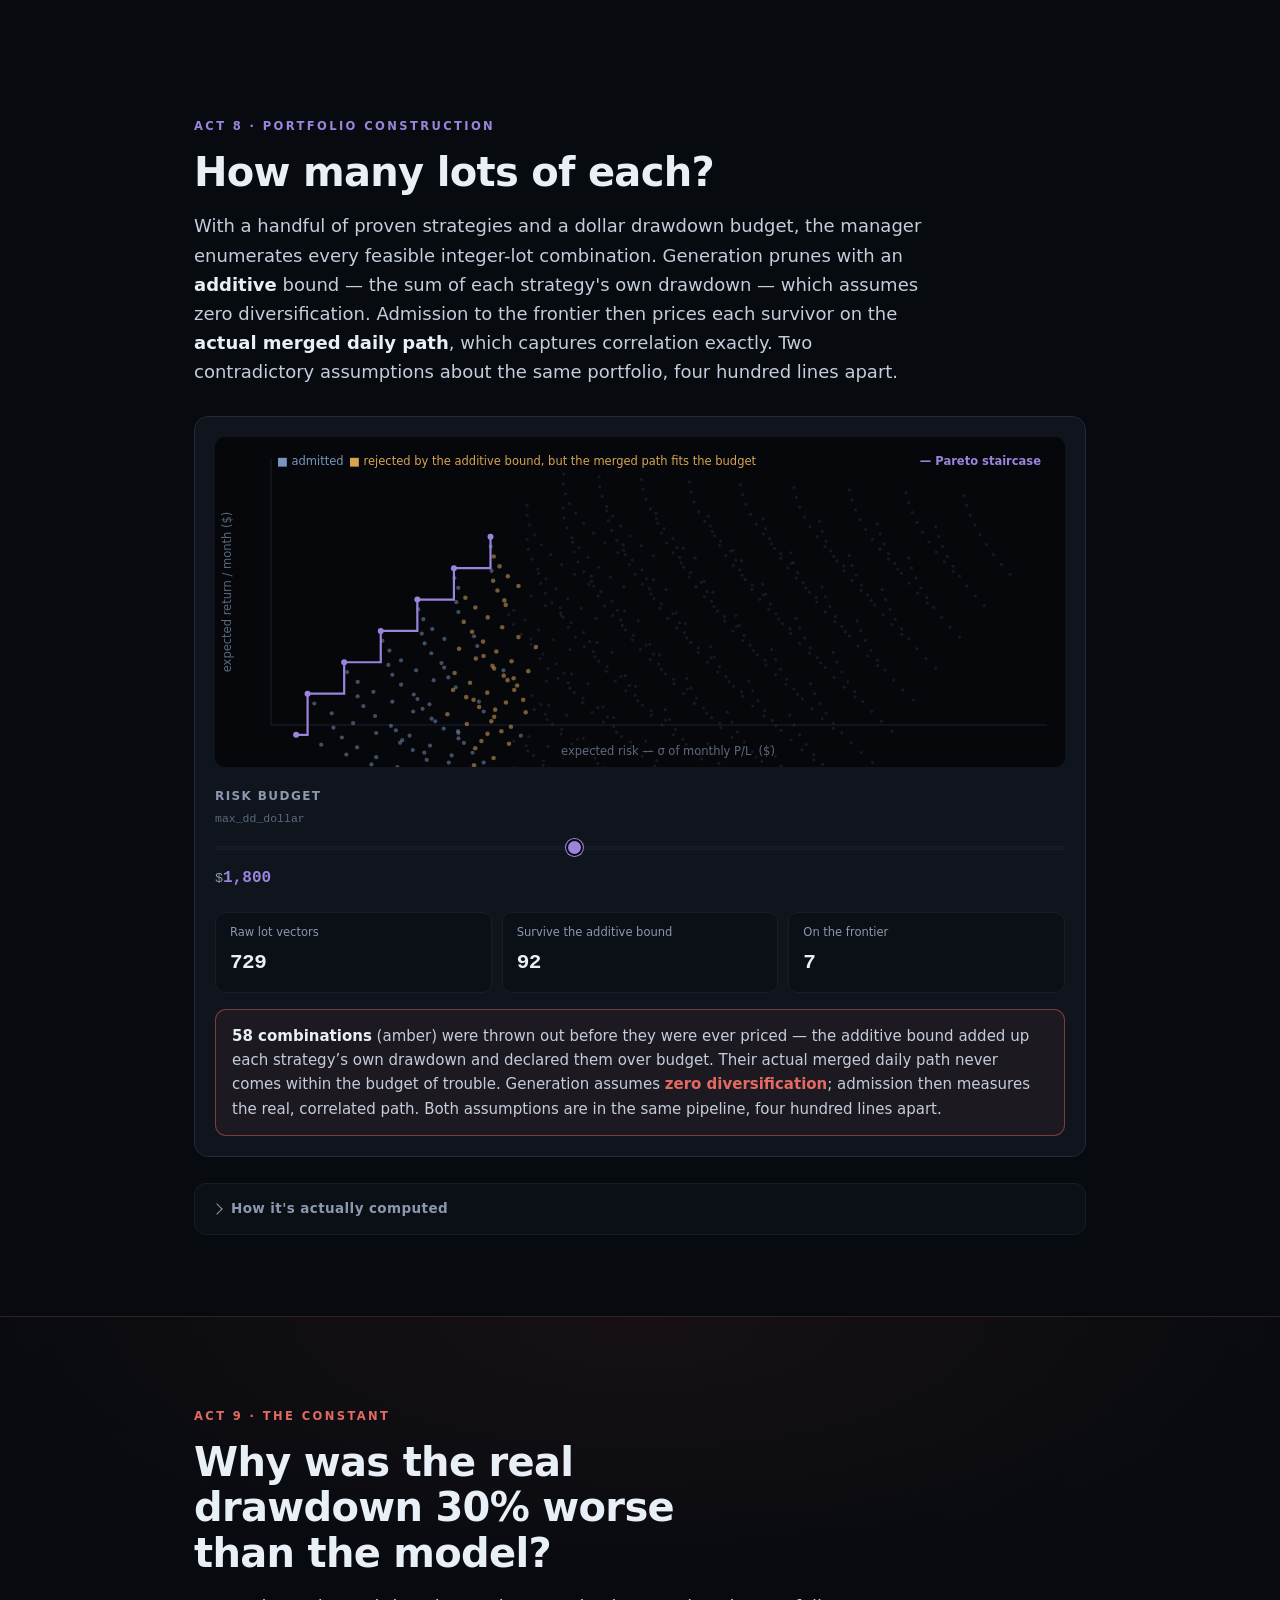
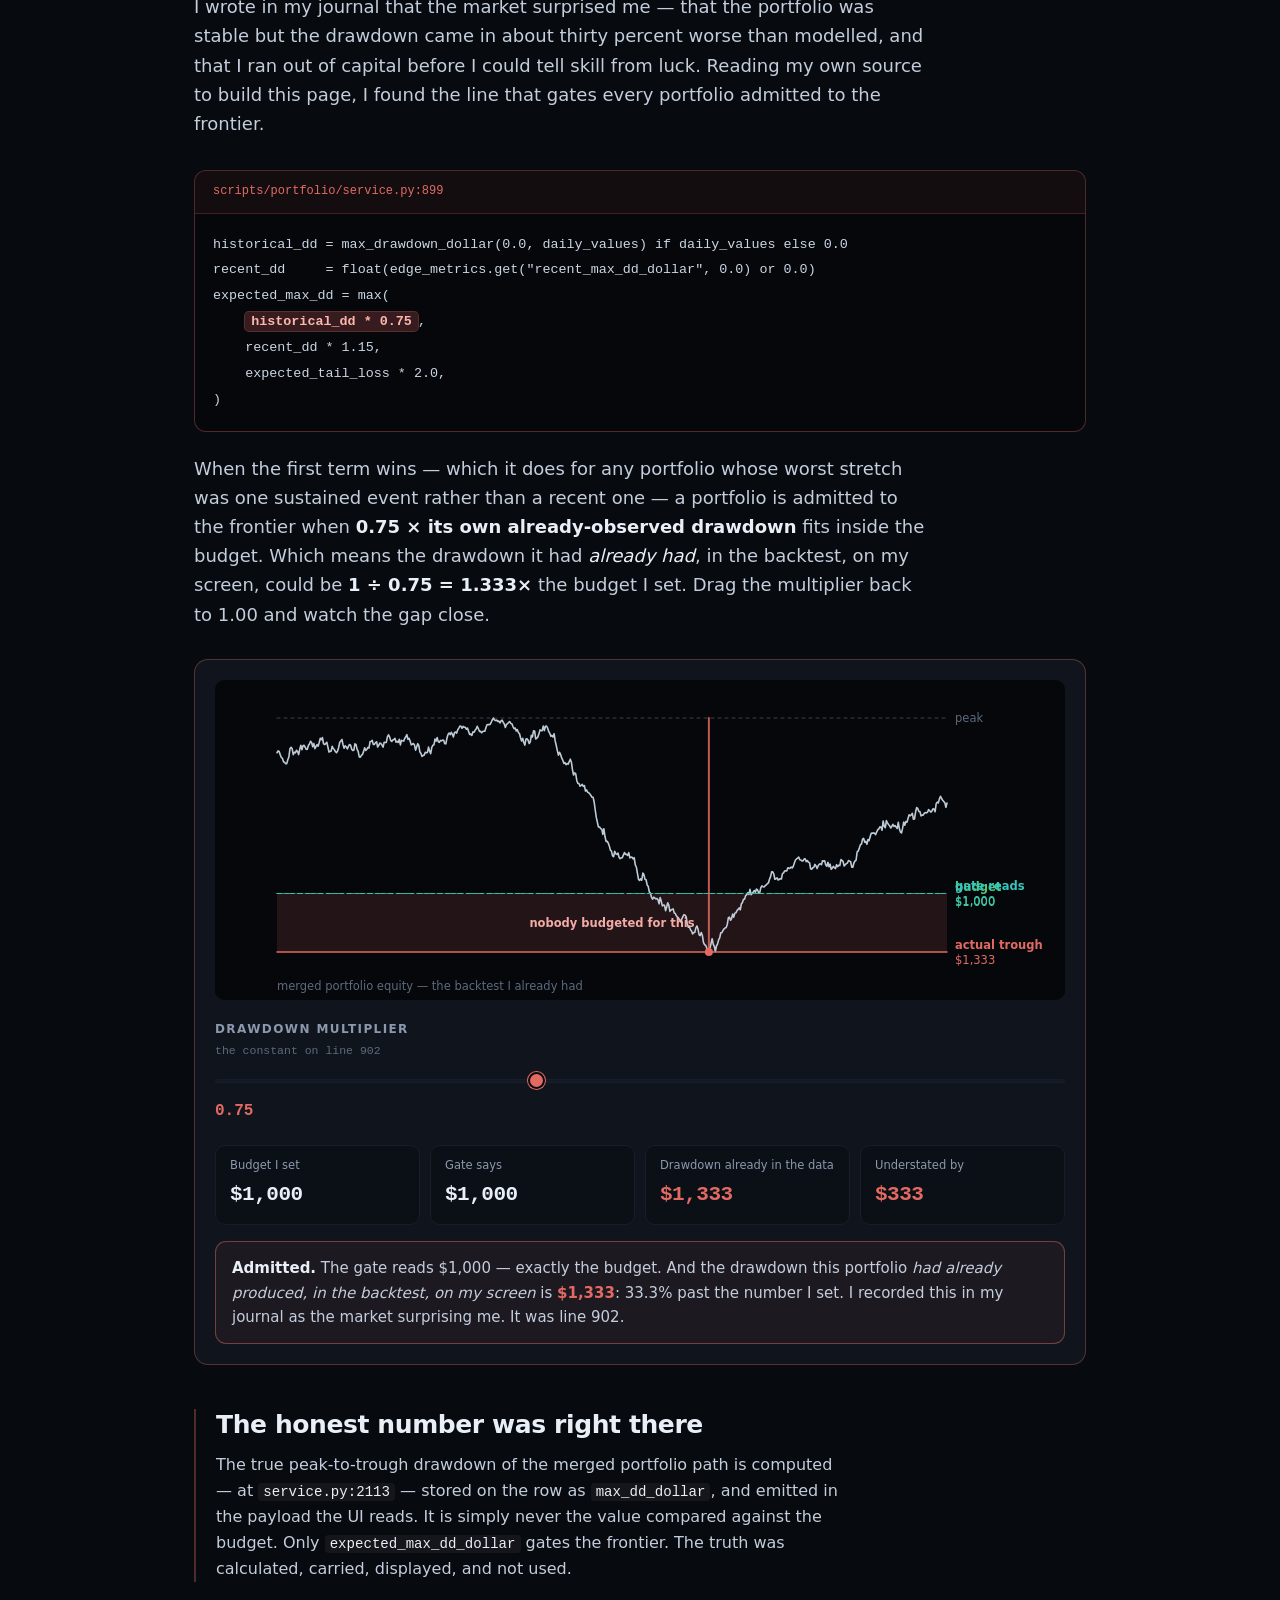
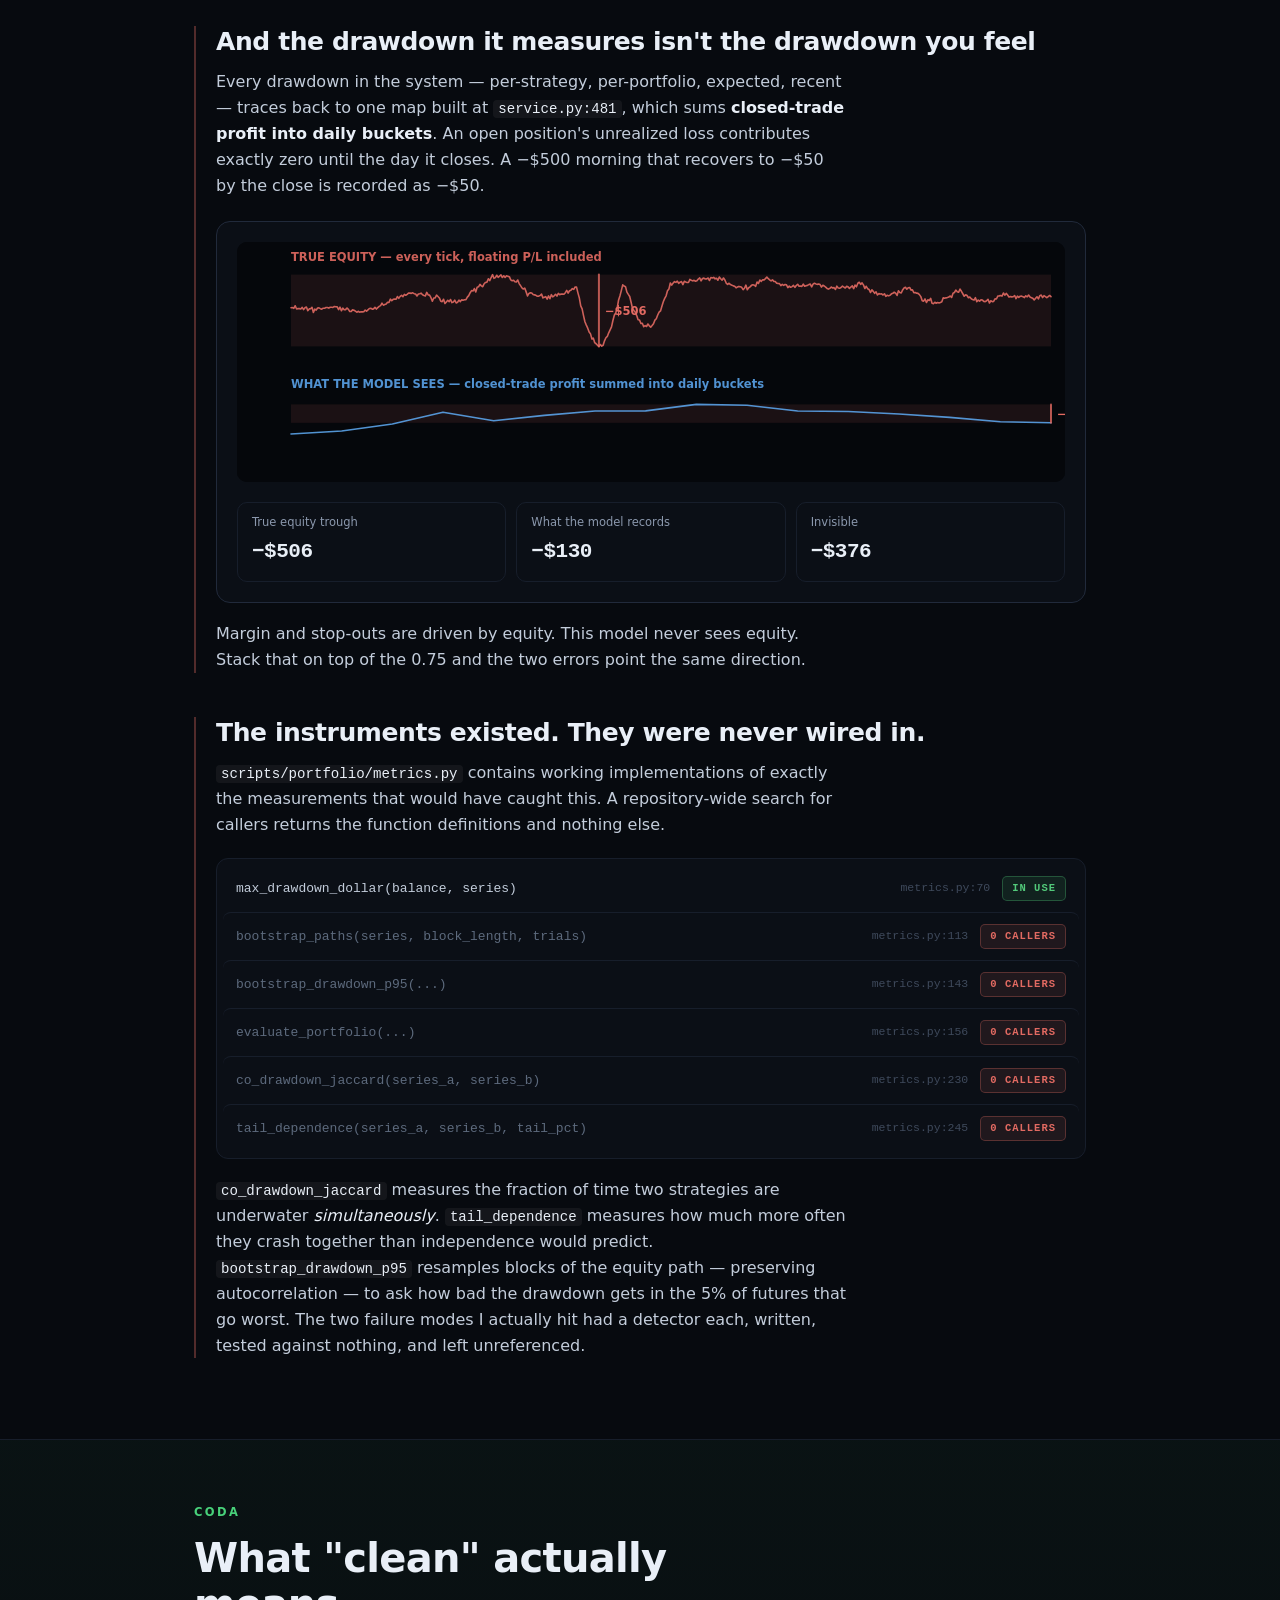
<file: quant-trading-studio.html>
<!doctype html>
<html lang="en">
<head>
<meta charset="utf-8">
<meta name="viewport" content="width=device-width, initial-scale=1">
<title>Quant Trading Studio — the mechanisms, and the one that broke</title>
<meta name="description" content="An interactive walk through a quant research pipeline, every claim traced to a real line of source — including the constant that explains why it failed.">
<link rel="stylesheet" href="story.css">
</head>
<body>

<div class="progress" aria-hidden="true"><div class="progress__bar" id="pbar"></div></div>

<!-- ══════════════════════════ HERO ══════════════════════════ -->
<header class="hero">
  <div class="wrap">
    <span class="badge">Quant Trading Studio</span>
    <h1>I built a system to tell<br>skill from luck.<br><span class="hero__turn">Then I audited it.</span></h1>
    <p class="hero__lead">
      Six stages, one question: <em>is this edge real, or am I fooling myself?</em>
      Every mechanism below is drawn from the actual source — file and line.
      Play the labs. Open the drawers for the real formulas and constants.
      The last one explains why the whole thing failed, and it isn't the reason I wrote in my journal.
    </p>
    <div class="hero__meta">
      <span>C# WinForms · .NET 8</span><span>Python 3.11</span><span>MetaTrader 5</span>
    </div>
    <div class="scrollcue"><span aria-hidden="true">&#8595;</span> ten mechanisms, nine of them interactive</div>
  </div>
</header>

<!-- ══════════════════════════ CHAPTER 1 ══════════════════════════ -->
<div class="chapter" id="ch1">
  <div class="wrap">
    <span class="chapter__num">01</span>
    <h2 class="chapter__title">The two enemies</h2>
    <p class="chapter__sub">Luck is profit from a moment, not a method. Overfitting is a strategy quietly shaped to fit the past it was tested on. Both draw beautiful equity curves.</p>
  </div>
</div>

<section class="act" id="act-fragility" style="--accent:var(--red)">
  <div class="wrap">
    <span class="kicker">Act 1 · Structure pillar</span>
    <h3 class="act__q">How much of this year came from three trades?</h3>
    <p class="act__lead">
      A backtest reports a healthy profit factor and a clean-looking curve. The Structure pillar
      asks something ruder: delete the three biggest winners and recompute. If what remains can no
      longer pay for the losses, the edge was three trades wearing a strategy's clothes.
    </p>

    <div class="lab">
      <canvas id="cv-frag" height="260" aria-describedby="frag-alt"></canvas>
      <p class="visually-hidden" id="frag-alt">Bar chart of individual trade profit and loss, with the largest winners highlighted.</p>

      <div class="lab__controls">
        <div class="ctrl">
          <label class="ctrl__label" for="frag-remove">Remove the biggest winners</label>
          <input type="range" id="frag-remove" min="0" max="6" value="0" step="1" list="frag-ticks">
          <datalist id="frag-ticks"><option value="0"></option><option value="3"></option><option value="5"></option></datalist>
          <div class="ctrl__val"><b id="frag-n">0</b> removed</div>
        </div>
        <button class="btn" id="frag-shuffle" type="button">New sample</button>
      </div>

      <div class="lab__readout">
        <div class="ro"><span class="ro__cap">Profit factor</span><b class="ro__num" id="frag-pf">—</b></div>
        <div class="ro"><span class="ro__cap">% of gross profit from top 3</span><b class="ro__num" id="frag-share">—</b></div>
        <div class="ro"><span class="ro__cap"><code>pf_without_top3</code></span><b class="ro__num" id="frag-pf3">—</b></div>
        <div class="ro"><span class="ro__cap">Structure pillar</span><b class="ro__num" id="frag-score">—</b></div>
      </div>
      <div class="verdict" id="frag-v" role="status"></div>
    </div>

    <details class="cite">
      <summary>How it's actually computed</summary>
      <div class="cite__body">
        <p class="cite__path">scripts/backtest/analytics.py:1057</p>
<pre><code>def _edge_fragility(profits):
    """Remove top N winning trades and recalculate PF.
    If PF collapses -> strategy depends on outlier wins,
    not consistent noise capture."""
    sorted_desc  = sorted(profits, reverse=True)
    total_profit = sum(p for p in profits if p &gt; 0)   # gross, not net
    top3_profit  = sum(sorted_desc[:3])
    pct_top3     = top3_profit / total_profit * 100.0</code></pre>
        <p class="cite__path">scripts/backtest/investor_summary.py:224 — the Structure pillar and its cap</p>
<pre><code>_score_higher(win_rate - breakeven_win_rate, 0.0, 0.08) * 28
+ _score_higher(payoff_ratio,           1.0, 2.2)       * 24
+ _score_lower(top3_profit_share_pct,  65.0, 30.0)      * 24
+ _score_higher(pf_without_top3,        1.0, 1.35)      * 24

if win_rate &lt;= be_wr or payoff &lt;= 1.0:  score = min(score, 54)
if 0 &lt; pf_without_top3 &lt; 1.0:           score = min(score, 54)</code></pre>
        <p class="cite__note">
          The second cap is the interesting one: a profit factor below 1.0 <em>after</em> the top three
          trades are removed means the strategy was profitable <em>only</em> because of three trades.
          The score is held at 54 no matter how good the rest of the pillar looks.
          Note also that <code>pct_top3</code> divides by <em>gross</em> profit, so a strategy with many
          small wins and heavy losses reads deceptively low here — the <code>pf_without_top3</code> term
          is the one that catches it.
        </p>
      </div>
    </details>
  </div>
</section>

<!-- ══════════════════════════ CHAPTER 2 ══════════════════════════ -->
<div class="chapter" id="ch2">
  <div class="wrap">
    <span class="chapter__num">02</span>
    <h2 class="chapter__title">Making time honest</h2>
    <p class="chapter__sub">Journey stages 2 and 3. Before you can test anything you need two things: a number that means the same thing in 2019 and 2026, and a way to cut the timeline that doesn't cheat.</p>
  </div>
</div>

<section class="act" id="act-rolling" style="--accent:var(--teal)">
  <div class="wrap">
    <span class="kicker">Act 2 · Rolling normalization</span>
    <h3 class="act__q">Which half of this chart is "high volatility"?</h3>
    <p class="act__lead">
      Prices grow. A mean and standard deviation taken over the whole history describe today's large
      numbers, not the past's — so early history gets painted permanently calm and every signal fires
      in one era. The statistic has to roll. Tool 1 uses a <b>252-day rolling percentile rank</b>,
      not a z-score: percentile is bounded and scale-free, so one fixed threshold works on gold and
      on BTC alike. Drag the window down to nothing and watch it become the broken version.
    </p>

    <div class="lab">
      <canvas id="cv-roll" height="330" aria-describedby="roll-alt"></canvas>
      <p class="visually-hidden" id="roll-alt">A growing price series with two volatility ribbons beneath it: one computed over the full sample, one over a rolling window.</p>

      <div class="lab__controls">
        <div class="ctrl">
          <label class="ctrl__label" for="roll-win">Rolling window <span class="ctrl__hint">percentile_window_days</span></label>
          <input type="range" id="roll-win" min="20" max="756" value="252" step="1">
          <div class="ctrl__val"><b id="roll-win-v">252</b> days</div>
        </div>
        <div class="ctrl">
          <label class="ctrl__label" for="roll-warm">Warmup floor <span class="ctrl__hint">min_percentile_observations</span></label>
          <input type="range" id="roll-warm" min="0" max="200" value="60" step="1">
          <div class="ctrl__val"><b id="roll-warm-v">60</b> obs</div>
        </div>
      </div>

      <div class="lab__readout">
        <div class="ro"><span class="ro__cap">Full-sample: high-vol weeks in first half</span><b class="ro__num" id="roll-fixed">—</b></div>
        <div class="ro"><span class="ro__cap">Rolling: high-vol weeks in first half</span><b class="ro__num" id="roll-rollv">—</b></div>
        <div class="ro"><span class="ro__cap">Weeks with no label (warmup)</span><b class="ro__num" id="roll-warmcount">—</b></div>
      </div>
      <div class="verdict show" id="roll-v" role="status"></div>
    </div>

    <details class="cite">
      <summary>How it's actually computed</summary>
      <div class="cite__body">
        <p class="cite__path">scripts/market_analysis/tool1_labeler/config.py:15</p>
<pre><code>percentile_window_days:       int = 252
min_percentile_observations:  int = 60
vol_window_days:              int = 20
vol_of_vol_window_days:       int = 60
high_vol_threshold:         float = 0.55</code></pre>
        <p class="cite__path">scripts/market_analysis/common/stats.py:58 — the tie convention</p>
<pre><code>(less + 0.5 * equal) / len(values)</code></pre>
        <p class="cite__note">
          Mid-rank, not max-rank. A dead flat window returns <b>0.5</b> — "neutral" — instead of 1.0.
          Without it, a market with no movement at all would be labelled record-high volatility.
        </p>
        <p class="cite__note">
          Volatility is normalized <em>twice</em>: realized vol is a trailing 20-day standard deviation
          annualised by √252, then vol-of-vol is a 60-day standard deviation <em>of that series</em>,
          and both are percentile-ranked over 252 days before being blended 0.75 / 0.25. The second
          layer separates "volatility is high" from "volatility is unstable" — different regimes.
        </p>
        <p class="cite__path">scripts/market_analysis/tool1_labeler/feature_extractor.py:159 — the warmup gate</p>
<pre><code>if len(window) &lt; window_size:
    return []          # never a partial window</code></pre>
        <p class="cite__note">
          Most code would compute a 12-day standard deviation and call it a 20-day one. This returns
          nothing, and the resulting <code>None</code> propagates all the way to a forced R6 label at
          confidence 0.10 — the system says "I don't know" rather than guessing.
        </p>
      </div>
    </details>
  </div>
</section>

<section class="act" id="act-regime" style="--accent:var(--blue)">
  <div class="wrap">
    <span class="kicker">Act 3 · Causal smoothing</span>
    <h3 class="act__q">You can't split a price series at random. So where do you cut it?</h3>
    <p class="act__lead">
      Neighbouring days move together, so a random train/test split leaks the future into the past.
      The alternative is to cut by <b>behaviour</b>: label every week by memory × volatility into six
      regimes, then build in one occurrence and validate on a <em>different occurrence of the same
      regime</em>. But a label that flips every week is worthless. So the labeler is causal and
      stubborn — a new regime must survive four consecutive weeks before it may replace the old one.
      Drag that number and watch the map shred, then go blind.
    </p>

    <div class="lab">
      <canvas id="cv-reg" height="300" aria-describedby="reg-alt"></canvas>
      <p class="visually-hidden" id="reg-alt">A price series above a ribbon of weekly regime labels, showing how smoothing changes segment structure.</p>

      <div class="lab__controls">
        <div class="ctrl">
          <label class="ctrl__label" for="reg-confirm">Weeks to confirm a new regime <span class="ctrl__hint">confirm_weeks</span></label>
          <input type="range" id="reg-confirm" min="1" max="8" value="4" step="1">
          <div class="ctrl__val"><b id="reg-confirm-v">4</b> weeks</div>
        </div>
        <div class="ctrl">
          <label class="ctrl__label" for="reg-vol">Volatility split <span class="ctrl__hint">high_vol_threshold</span></label>
          <input type="range" id="reg-vol" min="40" max="70" value="55" step="1">
          <div class="ctrl__val"><b id="reg-vol-v">0.55</b></div>
        </div>
      </div>

      <div class="lab__readout">
        <div class="ro"><span class="ro__cap">Segments</span><b class="ro__num" id="reg-segs">—</b></div>
        <div class="ro"><span class="ro__cap">Median duration</span><b class="ro__num" id="reg-median">—</b></div>
        <div class="ro"><span class="ro__cap">One-week segments</span><b class="ro__num" id="reg-oneweek">—</b></div>
        <div class="ro"><span class="ro__cap">Lag at the last real turn</span><b class="ro__num" id="reg-lag">—</b></div>
      </div>
      <div class="verdict show" id="reg-v" role="status"></div>

      <div class="rgrid" id="reg-grid" aria-hidden="true"></div>
    </div>

    <details class="cite">
      <summary>How it's actually computed</summary>
      <div class="cite__body">
        <p class="cite__path">scripts/market_analysis/tool1_labeler/smoother.py:66</p>
<pre><code>def _candidate_is_confirmed(candidate_streak, candidate_confidences, config):
    if candidate_streak &gt;= config.confirm_weeks:          # 4
        return True
    return (
        candidate_streak &gt;= config.high_conf_confirm_weeks   # 3
        and len(candidate_confidences) &gt;= config.high_conf_confirm_weeks
        and all(c &gt;= config.high_confidence_threshold        # 0.75
                for c in candidate_confidences)
    )</code></pre>
        <p class="cite__note">
          Two doors, not one. Four ordinary weeks, <em>or</em> three consecutive weeks that were each
          confident above 0.75. While a candidate is pending, the week keeps the <b>old</b> label,
          is flagged <code>transition_flag=True</code>, and loses 0.15 of its confidence. Transition
          weeks are then given a training weight of exactly <b>0.0</b> — they are never used as
          learning targets.
        </p>
        <p class="cite__path">scripts/market_analysis/tool1_labeler/validator.py:233 — the map grades itself</p>
<pre><code>FAIL if median segment duration &lt; 2 weeks
FAIL if &gt;= 35% of segments are 1 week long
FAIL if regime changes per year &gt; 12
WARN at &lt; 4 weeks / &gt;= 20% / &gt; 8</code></pre>
        <p class="cite__note">
          The still-running final segment is dropped before grading
          (<code>service.py:246</code>) — the current, unfinished regime never counts toward
          validation. It is the most interesting segment on the chart and it is deliberately excluded,
          because its duration is unknowable until it ends.
        </p>
        <p class="cite__note">
          The volatility slider matters more than it looks: <code>high_vol_threshold</code> is a
          single float that decides R1↔R2, R3↔R4 and R5↔R6 simultaneously. The app ships exactly
          three presets — 0.48, 0.55, 0.62 — and the default sits above 0.50, biased toward calling
          things calm.
        </p>
      </div>
    </details>
  </div>
</section>

<!-- ══════════════════════════ CHAPTER 3 ══════════════════════════ -->
<div class="chapter" id="ch3">
  <div class="wrap">
    <span class="chapter__num">03</span>
    <h2 class="chapter__title">One idea, thousands of configs</h2>
    <p class="chapter__sub">Journey stage 4. A single alpha isn't a strategy — it's a parameter space. Picking the highest peak in that space is the textbook definition of overfitting, so the pipeline is built to refuse.</p>
  </div>
</div>

<section class="act" id="act-coverage" style="--accent:var(--amber)">
  <div class="kicker-bleed"></div>
  <div class="wrap">
    <span class="kicker">Act 4 · Coverage</span>
    <h3 class="act__q">How do you know the search actually explored anything?</h3>
    <p class="act__lead">
      The obvious check is coverage: did the search visit every region of every parameter? With
      16,000 genetic-algorithm rows the answer is always <em>yes</em> — every value gets visited
      eventually, coverage reads 100%, and the gap-finder never fires once. So coverage was
      redefined to ask a harder question: did the search find a <b>near-best score</b> in every
      region? Drag the bar from the broken metric to the real one.
    </p>

    <div class="lab">
      <canvas id="cv-cov" height="300" aria-describedby="cov-alt"></canvas>
      <p class="visually-hidden" id="cov-alt">A scatter of optimizer passes across one parameter's domain, with uncovered gap bands highlighted.</p>

      <div class="lab__controls">
        <div class="ctrl ctrl--wide">
          <label class="ctrl__label" for="cov-q">Quality bar <span class="ctrl__hint">quality_ratio — a bin counts as covered only if some pass there scored this fraction of the global best</span></label>
          <input type="range" id="cov-q" min="0" max="999" value="700" step="1">
          <div class="ctrl__val"><b id="cov-q-v">0.700</b></div>
        </div>
      </div>

      <div class="lab__readout">
        <div class="ro"><span class="ro__cap">Coverage</span><b class="ro__num" id="cov-pct">—</b></div>
        <div class="ro"><span class="ro__cap">Gaps found</span><b class="ro__num" id="cov-gaps">—</b></div>
        <div class="ro"><span class="ro__cap">Widest gap</span><b class="ro__num" id="cov-widest">—</b></div>
      </div>
      <div class="verdict show" id="cov-v" role="status"></div>
    </div>

    <details class="cite">
      <summary>How it's actually computed</summary>
      <div class="cite__body">
        <p class="cite__path">scripts/optimizer/auto/coverage.py:16 — the docstring <em>is</em> the argument</p>
<pre><code>"""Coverage now requires QUALITY, not just visitation.

A bin is "covered" only if its best score is at least
``quality_ratio * global_best_score``. With raw GA output any param
value gets visited eventually (16k+ rows), so visit-based coverage
is always 1.0 and Step 2 never fires. Quality-based coverage instead
asks "did GA find a near-best score for every region?"."""</code></pre>
        <p class="cite__path">scripts/optimizer/auto/coverage.py:34</p>
<pre><code>quality_ratio     = max(0.0, min(0.999, float(quality_ratio)))   # default 0.7
quality_threshold = best_score * quality_ratio if best_score &gt; 0 else -inf
covered_mask      = point_best_scores &gt;= np.float32(quality_threshold)</code></pre>
        <p class="cite__note">
          Gaps are then maximal runs of consecutive uncovered bins, filtered by
          <code>min_gap_ratio = 0.05</code>, and ranked by
          <code>gap_ratio × 0.5 + distance_to_best × 0.5</code>. The second term exists to fix a real
          bug: ranking by gap size alone always pointed the next search back at the widest band
          <em>next to the current best</em>, which is exactly the basin it had already explored.
          Half the weight goes to "how far is this from where we already are".
        </p>
        <div class="honest">
          <b>Honest note.</b> This ranking no longer drives a search. The Analyze phase used to feed
          its gaps into a second genetic run; that path was removed because the diversity-aware seed
          loop already explored the joint space at least as well
          (<code>pipeline.py:484</code>). <code>build_unified_challenge_set</code> is still imported
          at <code>pipeline.py:16</code> and never called, and the
          <code>exploration_mode</code> dropdown in the UI now changes no output at all. Coverage is
          diagnostics — real, computed on every run, written to <code>coverage_summary.json</code>,
          and read by a human rather than a machine.
        </div>
      </div>
    </details>
  </div>
</section>

<section class="act" id="act-cluster" style="--accent:var(--green)">
  <div class="wrap">
    <span class="kicker">Act 5 · Filter</span>
    <h3 class="act__q">Out of five thousand configurations, which do you keep?</h3>
    <p class="act__lead">
      Keeping the top scorers guarantees near-clones of one lucky peak. So the filter clusters every
      row — nothing truncated — and keeps one representative per cluster. The detail that carries
      the whole idea: the feature matrix is built from <b>parameters only</b>. Score is never a
      feature. Toggle it on and watch every "diverse" survivor collapse into the same basin.
    </p>

    <div class="lab">
      <canvas id="cv-clus" height="340" aria-describedby="clus-alt"></canvas>
      <p class="visually-hidden" id="clus-alt">A two-dimensional scatter of parameter configurations coloured by score, with cluster representatives marked.</p>

      <div class="lab__controls lab__controls--toggles">
        <button class="toggle" id="clus-score" type="button" aria-pressed="false">
          <span class="toggle__box" aria-hidden="true"></span>
          Include score as a clustering feature
        </button>
        <button class="toggle" id="clus-trunc" type="button" aria-pressed="false">
          <span class="toggle__box" aria-hidden="true"></span>
          Cluster only the top 500 rows
        </button>
      </div>

      <div class="lab__readout">
        <div class="ro"><span class="ro__cap">Representatives kept</span><b class="ro__num" id="clus-k">—</b></div>
        <div class="ro"><span class="ro__cap">Widest cluster’s radius in parameter space</span><b class="ro__num" id="clus-spread">—</b></div>
        <div class="ro"><span class="ro__cap">Distinct basins reached</span><b class="ro__num" id="clus-basins">—</b></div>
      </div>
      <div class="verdict show" id="clus-v" role="status"></div>
    </div>

    <details class="cite">
      <summary>How it's actually computed</summary>
      <div class="cite__body">
        <p class="cite__path">scripts/optimizer/auto/representatives.py:201</p>
<pre><code>def _build_feature_matrix(dataset):
    blocks = []
    if dataset.numeric_matrix.shape[1] &gt; 0:
        ...
        scaled = (numeric - col_min) / spans      # min-max on the DECLARED span
        blocks.append(np.clip(scaled, 0.0, 1.0))
    for name in dataset.discrete_param_names:
        blocks.append(one_hot)                    # one column per enum value
    return np.concatenate(blocks, axis=1)</code></pre>
        <p class="cite__note">
          <code>dataset.score_vector</code> exists, is loaded, and is never appended to
          <code>blocks</code>. Clusters are shapes in parameter space. Score enters exactly once,
          later, when choosing which member of a cluster to keep.
        </p>
        <p class="cite__note">
          <b>k</b> is auto-tuned by silhouette over a grid that widens with search depth —
          <code>quick (5,10,15,20)</code>, <code>standard (…30,40)</code>,
          <code>thorough (…60,80)</code> — with k-means++ init and a fixed seed of 0, so the same
          dataset always yields the same representatives.
        </p>
        <div class="honest">
          <b>Honest note.</b> My journal claims I picked the config with the best average
          return/risk. Half true. The <em>set</em> of survivors is genuinely chosen without reference
          to score, which is the real anti-overfitting mechanism. But the pick <em>inside</em> each
          cluster is still a maximum on one metric
          (<code>representatives.py:384</code>): <code>conservative</code> takes max Sharpe,
          <code>aggressive</code> takes max Profit, and the default <code>balance</code> takes max of
          the optimization criterion — which, at the default setting, resolves to Profit.
          <b>No preset optimizes return/risk.</b> "I stopped selecting by max profit alone" is
          defensible. "I select by return/risk" is not what the code does.
        </div>
      </div>
    </details>
  </div>
</section>

<section class="act" id="act-validate" style="--accent:var(--purple)">
  <div class="wrap">
    <span class="kicker">Act 6 · Train / Validate</span>
    <h3 class="act__q">Three out-of-sample windows disagree. Now what?</h3>
    <p class="act__lead">
      The intuitive answer — and the one my own README still describes — is to take the worst
      window: minimum profit factor, maximum drawdown, fail on any sign flip. That is not what runs.
      Each window carries a <b>role weight</b>, metrics combine as a role-weighted mean, and
      candidates are ranked by <b>Stability = 100·(1 − CV)</b>: consistency, not severity. Push one
      window into a loss and compare the two readings.
    </p>

    <div class="lab">
      <div class="wins" id="val-wins"></div>

      <div class="lab__controls lab__controls--preset">
        <label class="ctrl__label" for="val-preset">Role preset</label>
        <select id="val-preset" class="select">
          <option value="balanced" selected>Balanced (default)</option>
          <option value="validatefirst">Validate-first</option>
          <option value="insample">In-sample friendly</option>
          <option value="oosonly">Out-of-sample only</option>
        </select>
      </div>

      <div class="compare">
        <div class="compare__col compare__col--ghost">
          <span class="compare__cap">What the docs describe</span>
          <div class="compare__metric"><span>Aggregate PF</span><b id="val-minpf">—</b></div>
          <div class="compare__metric"><span>Rule</span><b class="mono">min across windows</b></div>
          <div class="compare__verdict" id="val-minverdict">—</div>
          <p class="compare__note">No such thresholds exist anywhere in the source.</p>
        </div>
        <div class="compare__col compare__col--real">
          <span class="compare__cap">What actually runs</span>
          <div class="compare__metric"><span>Weighted mean PF</span><b id="val-meanpf">—</b></div>
          <div class="compare__metric"><span>Stability</span><b id="val-stab">—</b></div>
          <div class="compare__metric"><span>Regime Fit</span><b id="val-fit">—</b></div>
          <div class="compare__verdict" id="val-realverdict">—</div>
          <p class="compare__note" id="val-note">—</p>
        </div>
      </div>
    </div>

    <details class="cite">
      <summary>How it's actually computed</summary>
      <div class="cite__body">
        <p class="cite__path">ui/Optimization/Stage0TrainValidateModel.cs:130</p>
<pre><code>double mean    = WeightedMean(samples);
double sd      = WeightedStdev(samples);
double scale   = Math.Max(Math.Abs(mean), Math.Max(meanFloor, 1e-9));
double cv      = sd / scale;
return 100d * (1d - Math.Min(cv, 1d));      // Stability</code></pre>
        <p class="cite__note">
          Mean floors — PF 0.5, Sharpe 0.5, Recovery 0.5, Profit 100.0 — stop a near-zero mean from
          producing an infinite coefficient of variation. Fewer than two contributing windows returns
          <b>0</b> rather than a flattering number: no sample, no score.
        </p>
        <p class="cite__path">ui/Optimization/Stage0TrainValidateModel.cs:152 — Regime Fit</p>
<pre><code>double w    = Math.Max(q, 0d) * Math.Max(rw, 0d);   // regime quality × role weight
double perf = Math.Clamp(pf - 1d, -1d, 1d);         // PF=1 -> 0, PF>=2 -> +1
RegimeFit   = sum(perf * w) / sum(w);               // in [-1, +1]</code></pre>
        <p class="cite__path">ui/Optimization/Stage0TrainValidateModel.cs:42 — the role weights</p>
<pre><code>                      Build   Primary   Can    Reference
Validate-first         0.30     1.00     0.70     0.20
Balanced (default)     0.50     1.00     0.70     0.20
In-sample friendly     1.00     1.00     0.70     0.20
Out-of-sample only     0.00     1.00     0.70     0.00</code></pre>
        <div class="honest">
          <b>Honest note — and the reason this act exists.</b> The
          <code>PASS / DEGRADE / FAIL</code> verdict with thresholds
          <code>PF &lt; 0.85×Build</code>, <code>DD &gt; 1.5×Build</code>,
          <code>Sharpe &lt; 0.5×Build</code> is described in my README, in four documents under
          <code>docs/</code>, and in the previous version of this very page. Searching the repository
          for those constants returns <b>no</b> <code>.py</code> or <code>.cs</code> file — the single
          hit in code is a comment at <code>AutoOptimizationControlWindow.Stage0.cs:377</code> noting
          that the verdict was removed.
          Two consequences follow that I did not notice until I read the source for this page: under
          the default Balanced preset the in-sample Build window carries weight 0.50 and sits
          <em>inside</em> the Stability sample, so the ranking metric is a blend of in-sample and
          out-of-sample — and "In-sample friendly" is a dropdown that takes it to 1.00. The barrier
          became a ranking, and the ranking has a knob that turns it all the way back.
        </div>
      </div>
    </details>
  </div>
</section>

<!-- ══════════════════════════ CHAPTER 4 ══════════════════════════ -->
<div class="chapter" id="ch4">
  <div class="wrap">
    <span class="chapter__num">04</span>
    <h2 class="chapter__title">Capital, and where it broke</h2>
    <p class="chapter__sub">Journey stages 5 and 6. An edge is not automatically worth money. And the number I trusted most turned out to be the one I should have read first.</p>
  </div>
</div>

<section class="act" id="act-veto" style="--accent:var(--teal)">
  <div class="wrap">
    <span class="kicker">Act 7 · The five pillars</span>
    <h3 class="act__q">Can a strategy score 100 on four pillars and still be rejected?</h3>
    <p class="act__lead">
      Edge, Risk, Structure, Timing, Investment. Investment carries 18% of the weighted score, which
      makes it look like the least important of the five. It isn't. If Investment returns
      <b>NOT WORTH CAPITAL</b>, Overall is capped at 39 and the verdict is forced to REJECT no matter
      what the other four say. Max out the first four, then drag Investment down: the number falls
      off a cliff, not a slope.
    </p>

    <div class="lab">
      <div class="pillars" id="veto-pillars"></div>
      <div class="overall">
        <div class="overall__gauge">
          <canvas id="cv-veto" height="150" aria-describedby="veto-alt"></canvas>
          <p class="visually-hidden" id="veto-alt">A gauge showing the combined overall score across five pillars.</p>
        </div>
        <div class="overall__side">
          <div class="ro"><span class="ro__cap">Weighted operating core</span><b class="ro__num" id="veto-core">—</b></div>
          <div class="ro"><span class="ro__cap">Overall</span><b class="ro__num ro__num--big" id="veto-score">—</b></div>
          <div class="decision" id="veto-decision">—</div>
        </div>
      </div>
      <div class="verdict show" id="veto-v" role="status"></div>
    </div>

    <details class="cite">
      <summary>How it's actually computed</summary>
      <div class="cite__body">
        <p class="cite__path">scripts/backtest/investor_summary.py:499</p>
<pre><code>operating = (edge*0.28 + risk*0.28 + structure*0.22 + time*0.22)
score     = round(clamp(operating*0.82 + investment*0.18, 0, 100))

hard_bad = (edge       == "REJECT"
         or risk       == "RISK BAD"
         or investment == "NOT WORTH CAPITAL")
if hard_bad:
    score = min(score, 39)

decision = "USE" if score &gt;= 74 else "WATCH" if score &gt;= 56 \
      else "WEAK" if score &gt;= 40 else "REJECT"
if hard_bad:
    decision = "REJECT"</code></pre>
        <p class="cite__note">
          Investment's own score is what trips the veto, and its cliff edges are explicit:
          <code>month_rr &lt; 0.45</code> caps it at 49, <code>&lt; 0.65</code> caps it at 66. That
          0.65 is the "fair allocation" line. Under 8 weekly observations the pillar caps itself at
          55 regardless of how good it looks — a sample-size honesty cap.
        </p>
        <p class="cite__note">
          The "risk" in that ratio is not a standard deviation. <code>expected_month_risk</code> is
          the <b>mean of the worst 35% of losing months</b> — a conditional tail expectation. It is
          the closest thing in the repository to the return/risk my journal talks about, it is
          computed per config in the Backtest report, and it is never used to select anything.
        </p>
      </div>
    </details>
  </div>
</section>

<section class="act" id="act-lattice" style="--accent:var(--purple)">
  <div class="wrap">
    <span class="kicker">Act 8 · Portfolio construction</span>
    <h3 class="act__q">How many lots of each?</h3>
    <p class="act__lead">
      With a handful of proven strategies and a dollar drawdown budget, the manager enumerates every
      feasible integer-lot combination. Generation prunes with an <b>additive</b> bound — the sum of
      each strategy's own drawdown — which assumes zero diversification. Admission to the frontier
      then prices each survivor on the <b>actual merged daily path</b>, which captures correlation
      exactly. Two contradictory assumptions about the same portfolio, four hundred lines apart.
    </p>

    <div class="lab">
      <canvas id="cv-lat" height="330" aria-describedby="lat-alt"></canvas>
      <p class="visually-hidden" id="lat-alt">A lattice of integer lot combinations with the feasible region shaded, alongside the resulting efficient frontier staircase.</p>

      <div class="lab__controls">
        <div class="ctrl ctrl--wide">
          <label class="ctrl__label" for="lat-budget">Risk budget <span class="ctrl__hint">max_dd_dollar</span></label>
          <input type="range" id="lat-budget" min="200" max="4000" value="1800" step="50">
          <div class="ctrl__val">$<b id="lat-budget-v">1,800</b></div>
        </div>
      </div>

      <div class="lab__readout">
        <div class="ro"><span class="ro__cap">Raw lot vectors</span><b class="ro__num" id="lat-raw">—</b></div>
        <div class="ro"><span class="ro__cap">Survive the additive bound</span><b class="ro__num" id="lat-feasible">—</b></div>
        <div class="ro"><span class="ro__cap">On the frontier</span><b class="ro__num" id="lat-front">—</b></div>
      </div>
      <div class="verdict show" id="lat-v" role="status"></div>
    </div>

    <details class="cite">
      <summary>How it's actually computed</summary>
      <div class="cite__body">
        <p class="cite__path">scripts/portfolio/service.py:1295 — generation assumes no diversification</p>
<pre><code>next_risk = risk_used + lot_risk        # lot_risk = risk_per_lot * lot
if risk_budget &gt; 0 and next_risk &gt; risk_budget + 1e-9:
    break                              # additive: sum of per-EA drawdowns</code></pre>
        <p class="cite__path">scripts/portfolio/service.py:2102 — pricing captures correlation exactly</p>
<pre><code>merged_daily_array = daily_matrix @ scale_vector    # (days × EAs) @ (lots per EA)</code></pre>
        <p class="cite__note">
          There is no covariance matrix anywhere in this pipeline and no <code>sqrt(wᵀΣw)</code>.
          Every candidate portfolio is one matrix-vector product against a pre-built time-aligned
          daily matrix, so historical correlation is captured implicitly and perfectly — twenty
          thousand portfolios priced by a single BLAS loop. It is genuinely better than a covariance
          approximation. It is also not Markowitz, and the frontier is a Pareto staircase over
          (monthly σ, monthly mean), not a smooth hull.
        </p>
        <p class="cite__note">
          Monthly risk is <code>statistics.pstdev</code> of calendar-month totals, and the estimation
          window is the <b>intersection</b> of every strategy's backtest
          (<code>common_start = max(starts)</code>). Add one alpha with nine months of history to six
          with five years, and the entire risk model is estimated on nine monthly observations.
        </p>
      </div>
    </details>
  </div>
</section>

<!-- ══════════════════════════ CLIMAX ══════════════════════════ -->
<section class="act act--climax" id="act-075" style="--accent:var(--red)">
  <div class="wrap">
    <span class="kicker">Act 9 · The constant</span>
    <h3 class="act__q">Why was the real drawdown 30% worse than the model?</h3>
    <p class="act__lead">
      I wrote in my journal that the market surprised me — that the portfolio was stable but the
      drawdown came in about thirty percent worse than modelled, and that I ran out of capital before
      I could tell skill from luck. Reading my own source to build this page, I found the line that
      gates every portfolio admitted to the frontier.
    </p>

    <div class="bigcode">
      <span class="bigcode__path">scripts/portfolio/service.py:899</span>
<pre><code>historical_dd = max_drawdown_dollar(0.0, daily_values) if daily_values else 0.0
recent_dd     = float(edge_metrics.get("recent_max_dd_dollar", 0.0) or 0.0)
expected_max_dd = max(
    <mark>historical_dd * 0.75</mark>,
    recent_dd * 1.15,
    expected_tail_loss * 2.0,
)</code></pre>
    </div>

    <p class="act__lead act__lead--tight">
      When the first term wins — which it does for any portfolio whose worst stretch was one
      sustained event rather than a recent one — a portfolio is admitted to the frontier when
      <b>0.75 × its own already-observed drawdown</b> fits inside the budget. Which means the
      drawdown it had <em>already had</em>, in the backtest, on my screen, could be
      <b>1 ÷ 0.75 = 1.333×</b> the budget I set. Drag the multiplier back to 1.00 and watch the gap
      close.
    </p>

    <div class="lab lab--climax">
      <canvas id="cv-dd" height="320" aria-describedby="dd-alt"></canvas>
      <p class="visually-hidden" id="dd-alt">A portfolio equity curve showing its true drawdown trough, the discounted value used as the admission gate, and the user's stated budget line.</p>

      <div class="lab__controls">
        <div class="ctrl ctrl--wide">
          <label class="ctrl__label" for="dd-mult">Drawdown multiplier <span class="ctrl__hint">the constant on line 902</span></label>
          <input type="range" id="dd-mult" min="60" max="100" value="75" step="1">
          <div class="ctrl__val"><b id="dd-mult-v">0.75</b></div>
        </div>
      </div>

      <div class="lab__readout">
        <div class="ro"><span class="ro__cap">Budget I set</span><b class="ro__num" id="dd-budget">—</b></div>
        <div class="ro"><span class="ro__cap">Gate says</span><b class="ro__num" id="dd-gate">—</b></div>
        <div class="ro"><span class="ro__cap">Drawdown already in the data</span><b class="ro__num ro__num--bad" id="dd-real">—</b></div>
        <div class="ro"><span class="ro__cap">Understated by</span><b class="ro__num ro__num--bad" id="dd-over">—</b></div>
      </div>
      <div class="verdict show" id="dd-v" role="status"></div>
    </div>

    <div class="reveal">
      <h4 class="reveal__h">The honest number was right there</h4>
      <p>
        The true peak-to-trough drawdown of the merged portfolio path is computed — at
        <code>service.py:2113</code> — stored on the row as <code>max_dd_dollar</code>, and emitted
        in the payload the UI reads. It is simply never the value compared against the budget. Only
        <code>expected_max_dd_dollar</code> gates the frontier. The truth was calculated, carried,
        displayed, and not used.
      </p>
    </div>

    <div class="reveal">
      <h4 class="reveal__h">And the drawdown it measures isn't the drawdown you feel</h4>
      <p>
        Every drawdown in the system — per-strategy, per-portfolio, expected, recent — traces back to
        one map built at <code>service.py:481</code>, which sums <b>closed-trade profit into daily
        buckets</b>. An open position's unrealized loss contributes exactly zero until the day it
        closes. A −$500 morning that recovers to −$50 by the close is recorded as −$50.
      </p>
      <div class="lab lab--sub">
        <canvas id="cv-basis" height="240" aria-describedby="basis-alt"></canvas>
        <p class="visually-hidden" id="basis-alt">Two stacked panels comparing a true intraday equity path against the same period compressed into daily closed-trade buckets.</p>
        <div class="lab__readout">
          <div class="ro"><span class="ro__cap">True equity trough</span><b class="ro__num ro__num--bad" id="basis-true">—</b></div>
          <div class="ro"><span class="ro__cap">What the model records</span><b class="ro__num" id="basis-seen">—</b></div>
          <div class="ro"><span class="ro__cap">Invisible</span><b class="ro__num ro__num--bad" id="basis-hidden">—</b></div>
        </div>
      </div>
      <p class="reveal__after">
        Margin and stop-outs are driven by equity. This model never sees equity. Stack that on top of
        the 0.75 and the two errors point the same direction.
      </p>
    </div>

    <div class="reveal">
      <h4 class="reveal__h">The instruments existed. They were never wired in.</h4>
      <p>
        <code>scripts/portfolio/metrics.py</code> contains working implementations of exactly the
        measurements that would have caught this. A repository-wide search for callers returns the
        function definitions and nothing else.
      </p>
      <div class="deadmap" id="deadmap"></div>
      <p class="reveal__after">
        <code>co_drawdown_jaccard</code> measures the fraction of time two strategies are underwater
        <em>simultaneously</em>. <code>tail_dependence</code> measures how much more often they crash
        together than independence would predict. <code>bootstrap_drawdown_p95</code> resamples
        blocks of the equity path — preserving autocorrelation — to ask how bad the drawdown gets in
        the 5% of futures that go worst. The two failure modes I actually hit had a detector each,
        written, tested against nothing, and left unreferenced.
      </p>
    </div>
  </div>
</section>

<!-- ══════════════════════════ CODA ══════════════════════════ -->
<section class="act coda" id="coda" style="--accent:var(--clean)">
  <div class="wrap">
    <span class="kicker">Coda</span>
    <h3 class="act__q">What "clean" actually means</h3>
    <p class="act__lead">
      As a startup this failed. The final portfolio really was stable; the alpha I trusted really was
      steady, and never produced a breakout; the one I ranked second quietly made the money. I ran
      out of capital and time before I could prove whether any of it was skill.
    </p>

    <ol class="lessons">
      <li><b>A clean model isn't the one that makes the most money.</b> It's the one you can prove is right in the shortest time.</li>
      <li><b>My mistake wasn't the math.</b> It was never budgeting the time-to-proof.</li>
      <li><b>Clean models look simple</b> not because nobody could make them complex, but because simple is what clean looks like.</li>
      <li class="lessons__new"><b>And a model you can't audit isn't clean, however simple it looks.</b> The 0.75 sat on line 902 for the entire life of this project. It cost me a third of a risk budget I thought I had set. I did not find it by losing money — losing money only told me something was wrong. I found it by reading my own source, line by line, to write this page.</li>
    </ol>

    <div class="links">
      <a href="../../Journey.md">The original journey <span aria-hidden="true">&rarr;</span></a>
      <a href="../../README.md">The README <span aria-hidden="true">&rarr;</span></a>
    </div>

    <p class="foot">
      Quant Trading Studio · a research and portfolio-construction workbench, not an auto-trader and
      not financial advice. Every chart on this page is generated in your browser from seeded
      synthetic data chosen to make a mechanism legible — the <em>formulas, constants and file
      references</em> are the real ones. Past backtest performance promises nothing. That is rather
      the point.
    </p>
  </div>
</section>

<script src="story.js"></script>
</body>
</html>
</file>
<file: story.css>
/* ============================================================
   Quant Trading Studio — story
   Self-contained. No external fonts, no images, no network.
   ============================================================ */

:root{
  --bg:#070a0f;
  --bg2:#0b0f16;
  --panel:#0f141d;
  --panel2:#141a25;
  --border:#212a3b;
  --line:#171e2b;

  --ink:#e9eff7;
  --ink2:#c3cddb;
  --muted:#8b98ad;
  --muted2:#63708500;
  --dim:#5d6a7d;

  --teal:#35c9bd;
  --blue:#5aa2e8;
  --green:#52c97a;
  --amber:#d9a44f;
  --purple:#9b84dc;
  --red:#e26a62;
  --clean:#48d17a;

  --accent:var(--teal);

  --mono:ui-monospace,"SF Mono","Cascadia Mono","Roboto Mono",Menlo,Consolas,"Liberation Mono",monospace;
  --sans:"Segoe UI",system-ui,-apple-system,Roboto,Helvetica,Arial,sans-serif;

  --wrap:940px;
  --r:14px;
}

*{box-sizing:border-box;margin:0;padding:0;}
html{scroll-behavior:smooth;}

body{
  background:var(--bg);
  color:var(--ink);
  font-family:var(--sans);
  font-size:16px;
  line-height:1.62;
  -webkit-font-smoothing:antialiased;
  text-rendering:optimizeLegibility;
  overflow-x:hidden;
}

.wrap{max-width:var(--wrap);margin:0 auto;padding:0 24px;}

.visually-hidden{
  position:absolute;width:1px;height:1px;overflow:hidden;
  clip:rect(0 0 0 0);clip-path:inset(50%);white-space:nowrap;
}
.kicker-bleed{display:none;}
.mono{font-family:var(--mono);font-size:.92em;}

/* ---------- progress ---------- */
.progress{position:fixed;inset:0 0 auto 0;height:2px;background:rgba(255,255,255,.05);z-index:100;}
.progress__bar{height:100%;width:0;background:linear-gradient(90deg,var(--teal),var(--green));transition:width .08s linear;}

/* ---------- typography ---------- */
.kicker{
  display:block;font-size:11.5px;font-weight:800;letter-spacing:2.4px;
  text-transform:uppercase;color:var(--accent);margin-bottom:14px;
}
h1{
  font-size:clamp(34px,6.4vw,62px);line-height:1.04;font-weight:800;letter-spacing:-1.4px;
}
.act__q{
  font-size:clamp(25px,3.9vw,40px);line-height:1.14;font-weight:800;
  letter-spacing:-.7px;margin-bottom:16px;max-width:20ch;
}
.act__lead{color:var(--ink2);font-size:clamp(16px,1.65vw,18px);max-width:64ch;}
.act__lead--tight{margin-top:22px;}
.act__lead b{color:var(--ink);font-weight:700;}
.act__lead em{color:var(--ink);font-style:italic;}

code{font-family:var(--mono);font-size:.88em;color:var(--ink);
  background:rgba(255,255,255,.05);padding:1px 5px;border-radius:4px;}

/* ---------- hero ---------- */
.hero{padding:clamp(80px,14vh,140px) 0 clamp(64px,10vh,96px);}
.badge{
  display:inline-block;margin-bottom:26px;padding:6px 14px;
  border:1px solid var(--border);border-radius:999px;
  font-size:11.5px;letter-spacing:2px;color:var(--teal);
  text-transform:uppercase;font-weight:800;
}
.hero__turn{color:var(--red);}
.hero__lead{
  margin-top:28px;max-width:60ch;color:var(--ink2);
  font-size:clamp(16.5px,1.9vw,19.5px);
}
.hero__lead em{color:var(--ink);font-style:italic;}
.hero__meta{
  display:flex;flex-wrap:wrap;gap:8px;margin-top:30px;
}
.hero__meta span{
  font-size:12px;letter-spacing:.4px;color:var(--muted);
  border:1px solid var(--line);border-radius:6px;padding:4px 10px;
  font-family:var(--mono);
}
.scrollcue{margin-top:38px;color:var(--dim);font-size:13.5px;}
.scrollcue span{display:inline-block;animation:bob 2.2s ease-in-out infinite;margin-right:6px;}
@keyframes bob{0%,100%{transform:translateY(0)}50%{transform:translateY(5px)}}

/* ---------- chapter divider ---------- */
.chapter{
  padding:clamp(70px,11vh,110px) 0 clamp(30px,5vh,48px);
  border-top:1px solid var(--line);
  background:linear-gradient(180deg,rgba(255,255,255,.018),transparent 70%);
}
.chapter__num{
  display:block;font-family:var(--mono);font-size:clamp(46px,9vw,86px);
  font-weight:700;line-height:1;letter-spacing:-3px;
  color:transparent;-webkit-text-stroke:1px var(--border);
}
.chapter__title{
  font-size:clamp(26px,4.2vw,42px);font-weight:800;letter-spacing:-.8px;
  line-height:1.1;margin-top:6px;
}
.chapter__sub{margin-top:14px;color:var(--muted);max-width:62ch;font-size:16px;}

/* ---------- act ---------- */
.act{padding:clamp(40px,7vh,64px) 0 clamp(56px,9vh,86px);}
.act--climax{
  background:
    radial-gradient(1100px 420px at 50% 0%,rgba(226,106,98,.07),transparent 68%);
  border-top:1px solid rgba(226,106,98,.22);
  padding-top:clamp(64px,10vh,96px);
}

/* ---------- lab shell ---------- */
.lab{
  background:var(--panel);
  border:1px solid var(--border);
  border-radius:var(--r);
  padding:20px;
  margin-top:30px;
}
.lab--climax{border-color:rgba(226,106,98,.34);}
.lab--sub{margin-top:22px;background:var(--bg2);}
.lab canvas{display:block;width:100%;border-radius:10px;background:#05070b;}

.lab__controls{display:flex;flex-wrap:wrap;gap:20px 26px;margin-top:20px;align-items:flex-end;}
.lab__controls--toggles{gap:12px;}
.lab__controls--preset{align-items:center;gap:12px;}

.ctrl{flex:1 1 240px;min-width:0;}
.ctrl--wide{flex:1 1 100%;}
.ctrl__label{
  display:block;font-size:12px;letter-spacing:1.4px;text-transform:uppercase;
  font-weight:800;color:var(--muted);margin-bottom:9px;
}
.ctrl__hint{
  display:block;text-transform:none;letter-spacing:0;font-weight:400;
  font-family:var(--mono);font-size:11.5px;color:var(--dim);margin-top:3px;
}
.ctrl__val{margin-top:7px;font-size:13.5px;color:var(--muted);font-family:var(--mono);}
.ctrl__val b{color:var(--accent);font-size:16px;font-weight:700;}

input[type=range]{
  -webkit-appearance:none;appearance:none;width:100%;height:22px;
  background:transparent;cursor:pointer;display:block;
}
input[type=range]::-webkit-slider-runnable-track{
  height:4px;border-radius:2px;background:var(--panel2);border:1px solid var(--line);
}
input[type=range]::-moz-range-track{
  height:4px;border-radius:2px;background:var(--panel2);border:1px solid var(--line);
}
input[type=range]::-webkit-slider-thumb{
  -webkit-appearance:none;appearance:none;width:17px;height:17px;border-radius:50%;
  background:var(--accent);border:2px solid var(--bg);margin-top:-8px;
  box-shadow:0 0 0 1px var(--accent);
}
input[type=range]::-moz-range-thumb{
  width:15px;height:15px;border-radius:50%;background:var(--accent);
  border:2px solid var(--bg);box-shadow:0 0 0 1px var(--accent);
}
input[type=range]:focus-visible{outline:2px solid var(--accent);outline-offset:4px;border-radius:4px;}

.btn{
  appearance:none;border:1px solid var(--border);background:var(--panel2);color:var(--ink);
  padding:9px 16px;border-radius:9px;font-size:14px;font-weight:600;cursor:pointer;
  font-family:inherit;transition:border-color .15s,color .15s;
}
.btn:hover{border-color:var(--accent);color:#fff;}
.btn:focus-visible{outline:2px solid var(--accent);outline-offset:2px;}

.toggle{
  appearance:none;display:inline-flex;align-items:center;gap:10px;
  border:1px solid var(--border);background:var(--panel2);color:var(--ink2);
  padding:10px 15px;border-radius:9px;font-size:14px;font-weight:600;cursor:pointer;
  font-family:inherit;text-align:left;transition:.15s;
}
.toggle__box{
  width:15px;height:15px;border-radius:4px;border:1.5px solid var(--dim);
  flex:none;position:relative;transition:.15s;
}
.toggle[aria-pressed=true]{border-color:var(--accent);color:#fff;background:color-mix(in srgb,var(--accent) 12%,var(--panel2));}
.toggle[aria-pressed=true] .toggle__box{border-color:var(--accent);background:var(--accent);}
.toggle[aria-pressed=true] .toggle__box::after{
  content:"";position:absolute;left:4px;top:1px;width:4px;height:8px;
  border:solid var(--bg);border-width:0 2px 2px 0;transform:rotate(42deg);
}
.toggle:focus-visible{outline:2px solid var(--accent);outline-offset:2px;}

.select{
  appearance:none;border:1px solid var(--border);background:var(--panel2);color:var(--ink);
  padding:9px 34px 9px 13px;border-radius:9px;font-size:14px;font-weight:600;
  font-family:inherit;cursor:pointer;
  background-image:linear-gradient(45deg,transparent 50%,var(--muted) 50%),
                   linear-gradient(135deg,var(--muted) 50%,transparent 50%);
  background-position:calc(100% - 17px) 50%,calc(100% - 12px) 50%;
  background-size:5px 5px,5px 5px;background-repeat:no-repeat;
}
.select:focus-visible{outline:2px solid var(--accent);outline-offset:2px;}

/* ---------- readouts ---------- */
.lab__readout{
  display:grid;grid-template-columns:repeat(auto-fit,minmax(150px,1fr));
  gap:10px;margin-top:20px;
}
.ro{
  background:var(--bg2);border:1px solid var(--line);border-radius:10px;padding:12px 14px;
}
.ro__cap{display:block;font-size:11.5px;color:var(--muted);line-height:1.35;}
.ro__num{
  display:block;margin-top:5px;font-family:var(--mono);font-size:21px;
  font-weight:700;color:var(--ink);letter-spacing:-.5px;
  font-variant-numeric:tabular-nums;
}
.ro__num--big{font-size:34px;color:var(--accent);}
.ro__num--bad{color:var(--red);}

/* ---------- verdict ---------- */
.verdict{
  margin-top:16px;padding:14px 16px;border-radius:11px;
  border:1px solid var(--border);background:var(--bg2);
  font-size:15px;color:var(--ink2);display:none;
}
.verdict.show{display:block;}
.verdict.good{border-color:rgba(82,201,122,.45);background:rgba(82,201,122,.07);}
.verdict.bad{border-color:rgba(226,106,98,.45);background:rgba(226,106,98,.07);}
.verdict b{color:var(--ink);}
.verdict .hl{color:var(--accent);font-weight:700;}
.verdict .bad{color:var(--red);font-weight:700;}
.verdict .ok{color:var(--green);font-weight:700;}

/* ---------- regime grid ---------- */
.rgrid{display:grid;grid-template-columns:repeat(3,1fr);gap:8px;margin-top:16px;}
.rgrid .cell{
  border:1px solid var(--line);border-radius:9px;padding:9px 11px;background:var(--bg2);
  opacity:.32;transition:opacity .25s,border-color .25s;
}
.rgrid .cell.lit{opacity:1;border-color:var(--c);}
.rgrid .cell b{display:block;color:var(--c);font-size:13.5px;font-weight:700;}
.rgrid .cell span{font-size:11.5px;color:var(--muted);}
.rgrid .cell i{
  float:right;font-style:normal;font-family:var(--mono);font-size:12px;color:var(--muted);
}

/* ---------- code citation drawer ---------- */
.cite{
  margin-top:26px;border:1px solid var(--line);border-radius:12px;
  background:var(--bg2);overflow:hidden;
}
.cite>summary{
  cursor:pointer;list-style:none;padding:14px 18px;
  font-size:13.5px;font-weight:700;letter-spacing:.4px;color:var(--muted);
  display:flex;align-items:center;gap:10px;transition:color .15s;
}
.cite>summary::-webkit-details-marker{display:none;}
.cite>summary::before{
  content:"";width:7px;height:7px;flex:none;
  border-right:1.5px solid currentColor;border-bottom:1.5px solid currentColor;
  transform:rotate(-45deg);transition:transform .2s;
}
.cite[open]>summary::before{transform:rotate(45deg);}
.cite>summary:hover{color:var(--accent);}
.cite>summary:focus-visible{outline:2px solid var(--accent);outline-offset:-2px;}
.cite__body{padding:0 18px 20px;}
.cite__path{
  font-family:var(--mono);font-size:12px;color:var(--accent);
  margin:16px 0 8px;word-break:break-all;
}
.cite__path em{color:var(--muted);font-style:italic;}
.cite pre{
  background:#05070b;border:1px solid var(--line);border-radius:9px;
  padding:14px 16px;overflow-x:auto;
}
.cite pre code{
  background:none;padding:0;font-size:12.6px;line-height:1.62;color:#cbd6e4;
  white-space:pre;
}
.cite__note{
  margin-top:13px;font-size:14.5px;color:var(--muted);line-height:1.65;
}
.cite__note b{color:var(--ink2);}
.cite__note em{color:var(--ink2);}

.honest{
  margin-top:18px;padding:15px 17px;border-radius:10px;
  border:1px solid rgba(217,164,79,.34);background:rgba(217,164,79,.06);
  font-size:14.5px;color:var(--ink2);line-height:1.66;
}
.honest b{color:var(--amber);}
.honest code{background:rgba(0,0,0,.3);}

/* ---------- validate windows + compare ---------- */
.wins{display:grid;grid-template-columns:repeat(auto-fit,minmax(180px,1fr));gap:12px;}
.win{
  background:var(--bg2);border:1px solid var(--line);border-radius:11px;padding:14px;
}
.win__name{font-size:12.5px;font-weight:800;color:var(--ink);letter-spacing:.3px;}
.win__role{
  display:inline-block;margin-top:5px;font-family:var(--mono);font-size:10.5px;
  letter-spacing:.4px;padding:2px 7px;border-radius:5px;
  background:var(--panel2);border:1px solid var(--line);color:var(--muted);
}
.win__pf{margin-top:11px;font-family:var(--mono);font-size:22px;font-weight:700;letter-spacing:-.5px;}
.win__w{font-size:11.5px;color:var(--dim);font-family:var(--mono);margin-top:3px;}
.win input[type=range]{margin-top:8px;}

.compare{display:grid;grid-template-columns:1fr 1fr;gap:14px;margin-top:22px;}
.compare__col{border-radius:12px;padding:16px 18px;border:1px solid var(--border);}
.compare__col--ghost{background:var(--bg2);opacity:.72;}
.compare__col--real{background:color-mix(in srgb,var(--purple) 8%,var(--panel));border-color:rgba(155,132,220,.4);}
.compare__cap{
  display:block;font-size:11px;letter-spacing:1.6px;text-transform:uppercase;
  font-weight:800;color:var(--muted);margin-bottom:12px;
}
.compare__col--real .compare__cap{color:var(--purple);}
.compare__metric{
  display:flex;justify-content:space-between;align-items:baseline;gap:12px;
  padding:6px 0;border-bottom:1px solid var(--line);font-size:13.5px;color:var(--muted);
}
.compare__metric:last-of-type{border-bottom:0;}
.compare__metric b{font-family:var(--mono);font-size:17px;color:var(--ink);font-variant-numeric:tabular-nums;}
.compare__metric b.mono{font-size:12.5px;color:var(--muted);}
.compare__verdict{
  margin-top:12px;padding:9px 12px;border-radius:8px;text-align:center;
  font-weight:800;font-size:13px;letter-spacing:1.2px;text-transform:uppercase;
  background:var(--panel2);border:1px solid var(--line);color:var(--muted);
}
.compare__verdict.pass{color:var(--green);border-color:rgba(82,201,122,.45);background:rgba(82,201,122,.09);}
.compare__verdict.fail{color:var(--red);border-color:rgba(226,106,98,.45);background:rgba(226,106,98,.09);}
.compare__note{margin-top:11px;font-size:12.5px;color:var(--dim);line-height:1.55;}

/* ---------- pillars / veto ---------- */
.pillars{display:grid;grid-template-columns:repeat(auto-fit,minmax(160px,1fr));gap:14px;}
.pillar{background:var(--bg2);border:1px solid var(--line);border-radius:11px;padding:14px;}
.pillar--veto{border-color:rgba(53,201,189,.4);}
.pillar__name{font-size:12.5px;font-weight:800;letter-spacing:.4px;color:var(--ink);}
.pillar__w{font-family:var(--mono);font-size:11px;color:var(--dim);margin-top:2px;}
.pillar__val{font-family:var(--mono);font-size:22px;font-weight:700;margin-top:8px;color:var(--ink);}
.pillar__dec{
  margin-top:7px;font-size:10.5px;font-weight:800;letter-spacing:1px;text-transform:uppercase;
  color:var(--muted);
}
.pillar__dec.bad{color:var(--red);}
.pillar__dec.ok{color:var(--green);}

.overall{display:grid;grid-template-columns:1fr 260px;gap:18px;margin-top:20px;align-items:stretch;}
.overall__gauge{background:var(--bg2);border:1px solid var(--line);border-radius:11px;padding:14px;}
.overall__side{display:flex;flex-direction:column;gap:10px;}
.overall__side .ro{flex:1;display:flex;flex-direction:column;justify-content:center;}
.decision{
  padding:13px;border-radius:10px;text-align:center;font-weight:800;
  font-size:15px;letter-spacing:2px;text-transform:uppercase;
  background:var(--panel2);border:1px solid var(--line);color:var(--muted);
  transition:.2s;
}
.decision.use{color:var(--green);border-color:rgba(82,201,122,.5);background:rgba(82,201,122,.1);}
.decision.watch{color:var(--amber);border-color:rgba(217,164,79,.5);background:rgba(217,164,79,.1);}
.decision.weak{color:var(--muted);}
.decision.reject{color:var(--red);border-color:rgba(226,106,98,.55);background:rgba(226,106,98,.12);}

/* ---------- climax code block ---------- */
.bigcode{
  margin-top:32px;border:1px solid rgba(226,106,98,.34);border-radius:12px;
  background:#05070b;overflow:hidden;
}
.bigcode__path{
  display:block;padding:11px 18px;font-family:var(--mono);font-size:12px;
  color:var(--red);border-bottom:1px solid rgba(226,106,98,.22);
  background:rgba(226,106,98,.06);
}
.bigcode pre{padding:18px;overflow-x:auto;}
.bigcode code{
  background:none;padding:0;font-size:13.4px;line-height:1.75;color:#cbd6e4;white-space:pre;
}
.bigcode mark{
  background:rgba(226,106,98,.22);color:#ffb4ad;padding:2px 6px;border-radius:4px;
  font-weight:700;box-shadow:0 0 0 1px rgba(226,106,98,.4);
}

/* ---------- reveals ---------- */
.reveal{
  margin-top:44px;padding-left:20px;border-left:2px solid rgba(226,106,98,.34);
}
.reveal__h{
  font-size:clamp(19px,2.5vw,25px);font-weight:800;letter-spacing:-.4px;
  line-height:1.25;margin-bottom:12px;
}
.reveal p{color:var(--ink2);max-width:62ch;font-size:16px;}
.reveal__after{margin-top:18px;}
.reveal b{color:var(--ink);}
.reveal em{color:var(--ink);}

.deadmap{
  margin-top:20px;border:1px solid var(--line);border-radius:12px;
  background:var(--bg2);padding:6px;
}
.dead{
  display:flex;align-items:center;gap:12px;padding:11px 13px;border-radius:8px;
  font-family:var(--mono);font-size:13px;
}
.dead+.dead{border-top:1px solid var(--line);}
.dead__sig{color:var(--dim);flex:1;min-width:0;overflow:hidden;text-overflow:ellipsis;white-space:nowrap;}
.dead__line{color:#3f4a5c;font-size:11.5px;flex:none;}
.dead__tag{
  flex:none;font-size:10.5px;letter-spacing:1px;text-transform:uppercase;font-weight:800;
  padding:3px 9px;border-radius:5px;
  color:var(--red);background:rgba(226,106,98,.1);border:1px solid rgba(226,106,98,.3);
}
.dead--live .dead__sig{color:var(--ink2);}
.dead--live .dead__tag{color:var(--green);background:rgba(82,201,122,.1);border-color:rgba(82,201,122,.3);}

/* ---------- coda ---------- */
.coda{
  border-top:1px solid var(--line);
  background:linear-gradient(180deg,rgba(72,209,122,.045),transparent 55%);
}
.lessons{margin:34px 0 0;padding:0;list-style:none;counter-reset:l;}
.lessons li{
  position:relative;padding:16px 0 16px 46px;border-top:1px solid var(--line);
  color:var(--ink2);font-size:16.5px;line-height:1.62;counter-increment:l;max-width:66ch;
}
.lessons li::before{
  content:counter(l,decimal-leading-zero);position:absolute;left:0;top:18px;
  font-family:var(--mono);font-size:13px;font-weight:700;color:var(--dim);
}
.lessons li b{color:var(--ink);}
.lessons__new{
  border-left:2px solid var(--clean);padding-left:44px !important;margin-top:8px;
  background:linear-gradient(90deg,rgba(72,209,122,.06),transparent 70%);
}
.lessons__new::before{color:var(--clean);left:14px;}
.lessons__new b{color:var(--clean);}

.links{margin-top:38px;display:flex;gap:12px;flex-wrap:wrap;}
.links a{
  border:1px solid var(--border);background:var(--panel);padding:12px 20px;
  border-radius:10px;color:var(--ink);font-weight:600;text-decoration:none;font-size:15px;
  transition:border-color .15s;
}
.links a:hover{border-color:var(--clean);}
.links a:focus-visible{outline:2px solid var(--clean);outline-offset:2px;}

.foot{
  margin-top:46px;padding-top:26px;border-top:1px solid var(--line);
  color:var(--dim);font-size:13px;line-height:1.7;max-width:70ch;
}
.foot em{color:var(--muted);}

/* ---------- responsive ---------- */
@media (max-width:820px){
  .overall{grid-template-columns:1fr;}
  .compare{grid-template-columns:1fr;}
}
@media (max-width:620px){
  body{font-size:15.5px;}
  .wrap{padding:0 18px;}
  .lab{padding:15px;}
  .rgrid{grid-template-columns:1fr;}
  .lab__readout{grid-template-columns:1fr 1fr;}
  .act__q{max-width:none;}
  .reveal{padding-left:15px;}
  .lessons li{padding-left:38px;}
  .lessons__new{padding-left:36px !important;}
  .dead{flex-wrap:wrap;gap:8px;}
}

/* ---------- motion ---------- */
@media (prefers-reduced-motion:reduce){
  html{scroll-behavior:auto;}
  *,*::before,*::after{
    animation-duration:.001ms !important;animation-iteration-count:1 !important;
    transition-duration:.001ms !important;
  }
}
</file>
